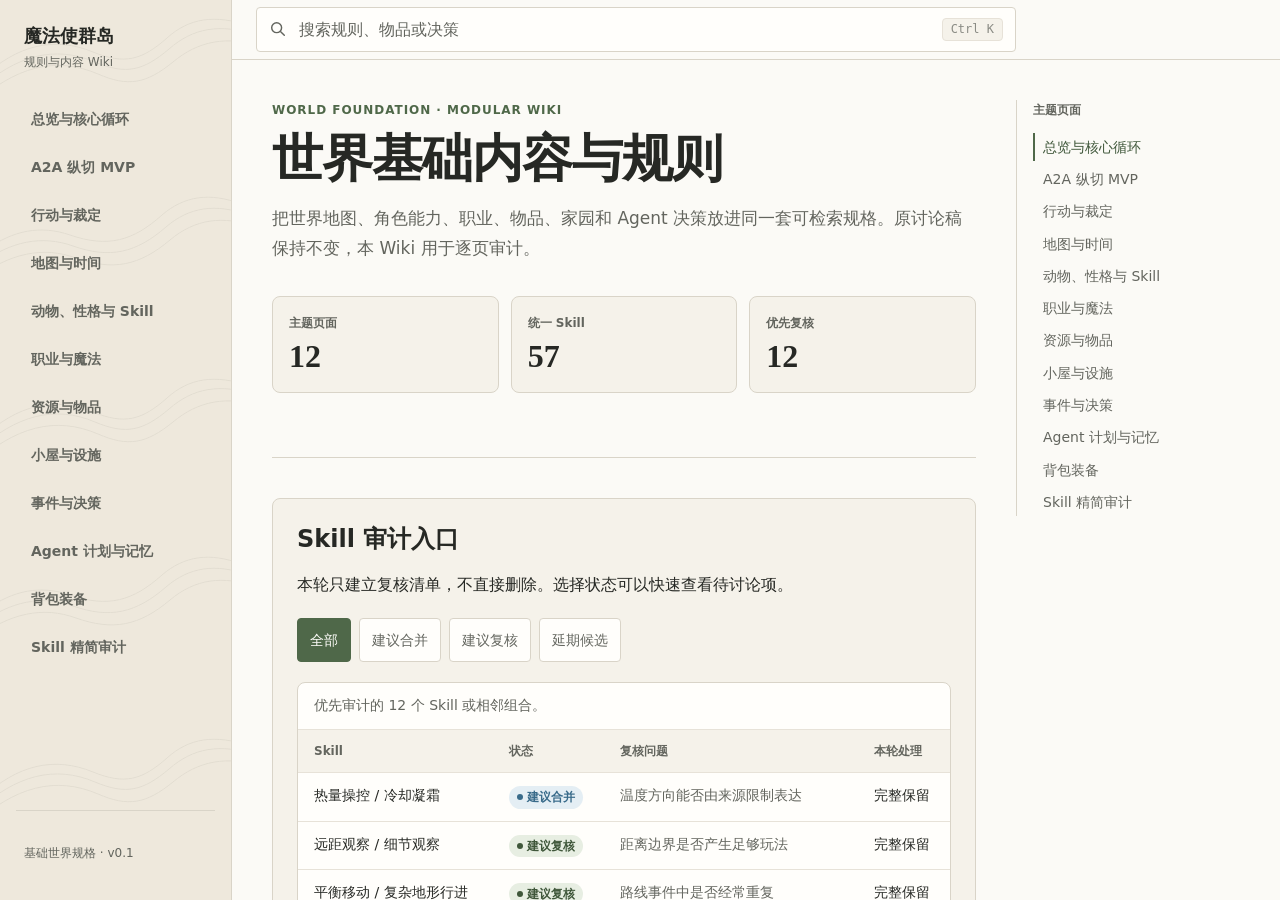
<file: index.html>
<!doctype html>
<html lang="zh-CN">
<head>
  <meta charset="utf-8">
  <meta name="viewport" content="width=device-width, initial-scale=1">
  <meta name="description" content="魔法使群岛世界基础内容与规则 Wiki。">
  <title>世界基础内容与规则 · 魔法使群岛 Wiki</title>
  <link rel="stylesheet" href="src/styles.css">
</head>
<body>
  <a class="skip-link" href="#main-content">跳到主要内容</a>
  <div class="app-shell">
    <aside class="sidebar" data-sidebar data-open="false" aria-label="Wiki 导航">
      <div class="brand"><p class="brand__title">魔法使群岛</p><span class="brand__meta">规则与内容 Wiki</span></div>
      <nav aria-label="主要页面"><ul class="nav-list"><li><a class="nav-link" href="#overview">总览与核心循环</a></li>
<li><a class="nav-link" href="#mvp-a2a">A2A 纵切 MVP</a></li>
<li><a class="nav-link" href="#runtime-rules">行动与裁定</a></li>
<li><a class="nav-link" href="#world-map-time">地图与时间</a></li>
<li><a class="nav-link" href="#character-skills">动物、性格与 Skill</a></li>
<li><a class="nav-link" href="#professions-magic">职业与魔法</a></li>
<li><a class="nav-link" href="#resources-items">资源与物品</a></li>
<li><a class="nav-link" href="#home-facilities">小屋与设施</a></li>
<li><a class="nav-link" href="#events-decisions">事件与决策</a></li>
<li><a class="nav-link" href="#agent-planning">Agent 计划与记忆</a></li>
<li><a class="nav-link" href="#backpack">背包装备</a></li>
<li><a class="nav-link" href="#skill-audit">Skill 精简审计</a></li></ul></nav>
      <div class="sidebar__footer"><p>基础世界规格 · v0.1</p><button class="button" type="button" data-menu-close>关闭导航</button></div>
    </aside>
    <button class="mobile-scrim" type="button" data-nav-scrim hidden aria-label="关闭导航"></button>
    <div class="main-shell">
      <header class="topbar">
        <button class="menu-button" type="button" data-menu-open aria-expanded="false" aria-label="打开导航"><svg width="20" height="20" viewBox="0 0 20 20" aria-hidden="true"><path d="M3 5h14M3 10h14M3 15h14" fill="none" stroke="currentColor" stroke-width="1.7" stroke-linecap="round"/></svg></button>
        <button class="search-trigger" type="button" data-search-open><svg width="18" height="18" viewBox="0 0 20 20" aria-hidden="true"><circle cx="8.5" cy="8.5" r="5.5" fill="none" stroke="currentColor" stroke-width="1.6"/><path d="m13 13 4 4" fill="none" stroke="currentColor" stroke-width="1.6" stroke-linecap="round"/></svg><span class="search-trigger__label">搜索规则、物品或决策</span><kbd class="shortcut">Ctrl K</kbd></button>
      </header>
      <div class="main-scroll" id="main-content" tabindex="-1">
        <div class="page-layout">
          <main class="article">
            <header class="article-header">
              <p class="eyebrow">WORLD FOUNDATION · MODULAR WIKI</p>
              <h1>世界基础内容与规则</h1>
              <p class="article-header__lead">把世界地图、角色能力、职业、物品、家园和 Agent 决策放进同一套可检索规格。原讨论稿保持不变，本 Wiki 用于逐页审计。</p>
              <div class="summary-grid">
                <article class="summary-tile"><span class="summary-tile__label">主题页面</span><strong class="summary-tile__value">12</strong></article>
                <article class="summary-tile"><span class="summary-tile__label">统一 Skill</span><strong class="summary-tile__value">57</strong></article>
                <article class="summary-tile"><span class="summary-tile__label">优先复核</span><strong class="summary-tile__value">12</strong></article>
              </div>
            </header>
            <section class="audit-dashboard" aria-labelledby="audit-dashboard-title">
              <h2 id="audit-dashboard-title">Skill 审计入口</h2>
              <p>本轮只建立复核清单，不直接删除。选择状态可以快速查看待讨论项。</p>
              <div class="filter-group" aria-label="技能状态筛选">
                <button class="filter-chip" type="button" data-filter="all" aria-pressed="true">全部</button>
                <button class="filter-chip" type="button" data-filter="merge" aria-pressed="false">建议合并</button>
                <button class="filter-chip" type="button" data-filter="review" aria-pressed="false">建议复核</button>
                <button class="filter-chip" type="button" data-filter="defer" aria-pressed="false">延期候选</button>
              </div>
              <div class="live-region" aria-live="polite" data-filter-live></div>
              <div class="table-frame audit-preview"><table><caption>优先审计的 12 个 Skill 或相邻组合。</caption><thead><tr><th>Skill</th><th>状态</th><th>复核问题</th><th>本轮处理</th></tr></thead><tbody><tr data-audit-status="merge"><td data-label="Skill">热量操控 / 冷却凝霜</td><td data-label="状态"><span class="status-badge status-badge--merge">建议合并</span></td><td data-label="复核问题" class="table-note">温度方向能否由来源限制表达</td><td data-label="本轮处理">完整保留</td></tr>
<tr data-audit-status="review"><td data-label="Skill">远距观察 / 细节观察</td><td data-label="状态"><span class="status-badge status-badge--keep">建议复核</span></td><td data-label="复核问题" class="table-note">距离边界是否产生足够玩法</td><td data-label="本轮处理">完整保留</td></tr>
<tr data-audit-status="review"><td data-label="Skill">平衡移动 / 复杂地形行进</td><td data-label="状态"><span class="status-badge status-badge--keep">建议复核</span></td><td data-label="复核问题" class="table-note">路线事件中是否经常重复</td><td data-label="本轮处理">完整保留</td></tr>
<tr data-audit-status="review"><td data-label="Skill">追踪 / 搜寻</td><td data-label="状态"><span class="status-badge status-badge--keep">建议复核</span></td><td data-label="复核问题" class="table-note">连续痕迹与区域搜索是否需要分开</td><td data-label="本轮处理">完整保留</td></tr>
<tr data-audit-status="review"><td data-label="Skill">急救 / 治愈</td><td data-label="状态"><span class="status-badge status-badge--keep">建议复核</span></td><td data-label="复核问题" class="table-note">现场稳定与正式恢复边界</td><td data-label="本轮处理">完整保留</td></tr>
<tr data-audit-status="defer"><td data-label="Skill">生命感知</td><td data-label="状态"><span class="status-badge status-badge--defer">延期候选</span></td><td data-label="复核问题" class="table-note">MVP 暂无必须场景</td><td data-label="本轮处理">完整保留</td></tr>
<tr data-audit-status="defer"><td data-label="Skill">记忆读取</td><td data-label="状态"><span class="status-badge status-badge--defer">延期候选</span></td><td data-label="复核问题" class="table-note">隐私和内容边界仍需设计</td><td data-label="本轮处理">完整保留</td></tr>
<tr data-audit-status="defer"><td data-label="Skill">梦境行走</td><td data-label="状态"><span class="status-badge status-badge--defer">延期候选</span></td><td data-label="复核问题" class="table-note">尚无确认的梦境内容</td><td data-label="本轮处理">完整保留</td></tr>
<tr data-audit-status="defer"><td data-label="Skill">占察</td><td data-label="状态"><span class="status-badge status-badge--defer">延期候选</span></td><td data-label="复核问题" class="table-note">提示生成尚未接入确定性世界状态</td><td data-label="本轮处理">完整保留</td></tr>
<tr data-audit-status="defer"><td data-label="Skill">短距转移</td><td data-label="状态"><span class="status-badge status-badge--defer">延期候选</span></td><td data-label="复核问题" class="table-note">可能绕过路线和机关</td><td data-label="本轮处理">完整保留</td></tr>
<tr data-audit-status="defer"><td data-label="Skill">附魔</td><td data-label="状态"><span class="status-badge status-badge--defer">延期候选</span></td><td data-label="复核问题" class="table-note">尚无成品和符文目录</td><td data-label="本轮处理">完整保留</td></tr>
<tr data-audit-status="defer"><td data-label="Skill">挖掘</td><td data-label="状态"><span class="status-badge status-badge--defer">延期候选</span></td><td data-label="复核问题" class="table-note">当前地图事件密度不足</td><td data-label="本轮处理">完整保留</td></tr></tbody></table></div>
            </section>
            <section class="wiki-page" id="overview" data-wiki-page>
  <p class="page-kicker">产品原则、体验支柱与每日宏观指令</p>
  <h2 id="overview-世界总览与核心循环">世界总览与核心循环</h2><blockquote>
<p>迁移状态：从讨论稿按主题拆分。保留原始措辞与确认状态，待逐页审计后再删除或合并内容。
状态：逐步讨论中<br>目的：在实现 World Engine 前，锁定第一版世界内容、规则语言和可验证的游戏循环。<br>边界：本文设计世界侧内容与规则；不重新设计现有 A2A 通讯服务。</p>
</blockquote>
<h3 id="overview-0-已确认的设计原则">0. 已确认的设计原则</h3><ol>
<li><strong>事件采用开放式 LLM 裁定，事实必须经过 World Engine 验证并提交。</strong> LLM 像 D&amp;D DM 一样判断开放方案；代码守住世界硬边界、资源预算和权威状态。</li>
<li><strong>动物 = 出生能力分布</strong>：决定创建时天然拥有哪 3 个统一 Skill，不改变 Skill 本身的语义。</li>
<li><strong>性格 = 决策策略</strong>：改变行动权重、风险偏好和求助/重试倾向，不直接决定成功。</li>
<li><strong>职业 = 学成后的专业资格</strong>：由前置 Skill 与认证获得，解锁单一职业独占的强功能与社会分工。</li>
<li><strong>魔法 = 习得能力</strong>：主要由经历、练习和关系形成，不在创建时全部固定。</li>
<li><strong>基础世界可独立运行，专业成果依赖合作</strong>：普通生活和探索不被职业锁死；长期、可交易和跨 Agent 的专业成果可以要求特定职业。</li>
<li><strong>每项内容都必须兑现机制作用</strong>：没有纯标签式动物、性格、职业或物品。</li>
<li><strong>时间、位置、能力、库存与事件结果属于 World Engine 权威状态。</strong></li>
<li><strong>第一版先证明世界本身成立</strong>：单个魔法使能够生活、行动、旅行、处理事件和形成记忆。</li>
</ol>
<h3 id="overview-1-世界基础体验与核心生活循环">1. 世界基础体验与核心生活循环</h3><h4 id="overview-11-待确认的体验主轴">1.1 待确认的体验主轴</h4><p>产品由三个相互支撑的体验支柱构成：</p>
<ol>
<li><strong>生活</strong>：魔法使有自己的日程、偏好、巢穴和日常节奏；没有重大事件的一天也成立。</li>
<li><strong>探索</strong>：地点、环境、材料、事件与谜题让动物身体、职业、物品和魔法获得实际用途。</li>
<li><strong>合作</strong>：魔法使通过各自能力互补，一起处理更复杂的事件与副本；合作是世界内容，不等于重新实现通讯服务。</li>
</ol>
<p>三者不是并列菜单，而是同一个循环：生活产生动机和准备，探索产生材料与经历，合作突破单个魔法使的能力边界；成果再回到生活空间和长期成长。</p>
<h4 id="overview-12-核心生活循环">1.2 核心生活循环</h4><pre><code class="language-text">魔法使生活并形成目标
→ 用户与魔法使准备物品、魔法和日程
→ 单独探索或与其他魔法使合作
→ 处理环境事件、委托或副本节点
→ 带回材料、物品、记忆和魔法线索
→ 用户建设/装饰/升级小屋
→ 小屋提供外观、舒适度和新功能
→ 魔法使练习并学习新魔法
→ 解锁更远地点、更复杂方案与多人副本
→ 回到新的生活循环
</code></pre>
<p>循环中的关键因果关系：</p>
<ul>
<li><strong>材料有出处</strong>：必须来自地点、事件、职业制作、委托或合作成果。</li>
<li><strong>建设有选择</strong>：用户决定材料优先投入外观、舒适度还是功能空间。</li>
<li><strong>小屋有作用</strong>：既是用户表达空间，也是恢复、制作、学习和保存经历的系统入口。</li>
<li><strong>魔法有经历</strong>：学习来自材料、设施、练习、导师/同伴与副本经历，不只来自抽象等级。</li>
<li><strong>合作有必要性</strong>：更复杂内容允许多种组合解，但不同身体/职业/魔法能显著降低成本与风险。</li>
</ul>
<h4 id="overview-13-用户每日宏观指令">1.3 用户每日宏观指令</h4><p>用户每天可以向自己的魔法使下达 <strong>1 个宏观指令（Daily Guidance）</strong>，例如：</p>
<ul>
<li>今天多探索；</li>
<li>今天多认识其他魔法使；</li>
<li>今天多学习魔法；</li>
<li>今天留在家里休息；</li>
<li>今天优先采集/制作；</li>
<li>今天尝试与朋友合作。</li>
</ul>
<p>宏观指令影响当日剩余自主决策的权重，不直接生成 Activity、不绕过 Calendar/Travel/能力/关系权限，也不保证一定发生对应结果。若当天没有合法机会，魔法使应保持自主并在回顾中解释原因。</p>
<p>宏观指令是<strong>明显但不强制的柔性权重</strong>。建议决策优先级为：</p>
<pre><code class="language-text">世界硬规则与用户 constraint
&gt; 已接受的 Calendar 承诺
&gt; 安全、疲劳、受伤与基本生活需要
&gt; 当日宏观指令
&gt; 性格、长期目标与即时偏好
</code></pre>
<p>宏观指令未完成不构成失败，也不返还或累积“指令次数”；日报应说明它如何影响了选择，以及为什么没有执行。</p>
<p>待讨论：下达/替换时间、类别词表和具体权重。</p>
<h4 id="overview-14-活动密度风险与成长节奏">1.4 活动密度、风险与成长节奏</h4><ul>
<li>日常生活是底色，不强制每天发生大型事件。</li>
<li>普通探索应在单次外出中产生一个可讲述的小结果：材料、线索、记忆、关系进展或设施目标。</li>
<li>合作事件与副本频率低于普通生活/探索，但产出更稀有材料、魔法线索和共同记忆。</li>
<li>战斗不是基础循环；风险主要表现为时间、疲劳、受伤、材料消耗、失败、放弃和错过安排。</li>
<li>长期成长由 <strong>小屋建设 + 魔法学习 + 地图发现 + 合作能力</strong> 共同构成，避免只剩单一等级线。</li>
</ul>

</section>
<section class="wiki-page" id="mvp-a2a" data-wiki-page>
  <p class="page-kicker">四时段、交换、委托、拜访、邀约与共享记忆</p>
  <h2 id="mvp-a2a-a2a-纵切-mvp">A2A 纵切 MVP</h2><blockquote>
<p>状态：MVP 执行基线。本页定义<span class="cjk-no-break">当前范围</span>；其他页面只描述长期系统。未列入<span class="cjk-no-break">本页</span>的内容均<span class="cjk-no-break">不阻塞</span>第一版上线。</p>
</blockquote>
<h3 id="mvp-a2a-1-产品目标">1. 产品目标</h3><p>第一版只验证一件事：<br>一只持续生活的 Pet 能否通过 A2A 与其他 Pet 建立一条真实、有因果的社会关系，并让<span class="cjk-no-break">用户愿意</span>回来查看后续。</p>
<p>玩家在四个世界日内应经历完整纵切：</p>
<pre><code class="language-text">创建 Pet
→ 在公共地点偶遇另一只 Pet
→ 交换信息或完成一次小额交换
→ 发起并完成一次材料/成品委托
→ 请求拜访并共同做一件小事
→ 协商时间并接受副本邀约
→ 完成双 Pet 合作事件
→ 双方获得同一份共享记忆与纪念物
</code></pre>
<p>副本不是唯一的 A2A。偶遇、通信、交换、委托、交付、拜访、排期、合作与共享记忆都必须通过统一的身份、权限和状态协议完成。</p>
<h3 id="mvp-a2a-2-mvp-成功条件">2. MVP 成功条件</h3><h4 id="mvp-a2a-21-玩家可观察结果">2.1 玩家可观察结果</h4><ul>
<li>用户在创建后第一个世界日内看到至少一次真实的跨 Pet 互动。</li>
<li>Pet 能说明对方是谁、如何认识、曾经交换或合作过什么。</li>
<li>一次委托包含明确需求、接受或还价、材料预留、生产、交付和所有权变更。</li>
<li>一次拜访包含主人许可、共同时间段和真实地点状态。</li>
<li>一次副本邀约由既有关系与真实需求触发，不是随机匹配队友。</li>
<li>双方对同一事件保存一致的权威事实，同时可以拥有不同视角的叙事摘要。</li>
</ul>
<h4 id="mvp-a2a-22-首轮观测指标">2.2 首轮观测指标</h4><table>
<thead>
<tr>
<th>指标</th>
<th align="right">MVP 目标</th>
</tr>
</thead>
<tbody><tr>
<td data-label="指标">创建到首次跨 Pet 互动</td>
<td align="right" data-label="MVP 目标">不超过 1 个世界日</td>
</tr>
<tr>
<td data-label="指标">首次 A2A 委托完成</td>
<td align="right" data-label="MVP 目标">不超过 2 个世界日</td>
</tr>
<tr>
<td data-label="指标">首次拜访完成</td>
<td align="right" data-label="MVP 目标">不超过 3 个世界日</td>
</tr>
<tr>
<td data-label="指标">首次合作事件完成</td>
<td align="right" data-label="MVP 目标">不超过 4 个世界日</td>
</tr>
<tr>
<td data-label="指标">委托因状态不一致导致的重复扣款/丢件</td>
<td align="right" data-label="MVP 目标">0</td>
</tr>
<tr>
<td data-label="指标">同一 Pet 同时出现在两个线下 Session</td>
<td align="right" data-label="MVP 目标">0</td>
</tr>
</tbody></table>
<p>这些是产品漏斗目标，不保证每个 Pet 强制接受邀请。拒绝必须产生可理解原因和下一次可行动入口，不能形成无提示死路。</p>
<h3 id="mvp-a2a-3-四时段世界时间">3. 四时段世界时间</h3><h4 id="mvp-a2a-31-选择四段而不是六段">3.1 选择四段而不是六段</h4><p>MVP 将一个共享世界日划分为四个有序<span class="cjk-no-break">时间段</span>：</p>
<table>
<thead>
<tr>
<th align="right">时段编号</th>
<th>展示名称</th>
<th>代表生活节奏</th>
<th>常见主要活动</th>
</tr>
</thead>
<tbody><tr>
<td align="right" data-label="时段编号">0</td>
<td data-label="展示名称">晨光</td>
<td data-label="代表生活节奏">起床、准备、短途外出</td>
<td data-label="常见主要活动">照料、采集、接受委托</td>
</tr>
<tr>
<td align="right" data-label="时段编号">1</td>
<td data-label="展示名称">午后</td>
<td data-label="代表生活节奏">最活跃的工作与探索时间</td>
<td data-label="常见主要活动">生产、交换、公共地点活动</td>
</tr>
<tr>
<td align="right" data-label="时段编号">2</td>
<td data-label="展示名称">暮色</td>
<td data-label="代表生活节奏">社交与共同活动时间</td>
<td data-label="常见主要活动">拜访、聚会、短事件</td>
</tr>
<tr>
<td align="right" data-label="时段编号">3</td>
<td data-label="展示名称">深夜</td>
<td data-label="代表生活节奏">休息或少量夜间活动</td>
<td data-label="常见主要活动">睡眠、写信、夜行探索</td>
</tr>
</tbody></table>
<p>四段制的理由：</p>
<ol>
<li>用户能直接理解“<span class="cjk-no-break">今天下午</span>”与“<span class="cjk-no-break">明天暮色</span>”，不需要换算 TU。</li>
<li>邀请只需要比较四个离散窗口，接受、<span class="cjk-no-break">拒绝</span>和改期容易解释。</li>
<li>Pet 每天仍能表现出作息、忙碌、等待和<span class="cjk-no-break">错过</span>，不会退化成立即聊天工具。</li>
<li>六段制会增加排期碎片、状态推进与<span class="cjk-no-break">空窗解释</span>，但在 MVP 中尚未增加<span class="cjk-no-break">同等价值</span>。</li>
</ol>
<p>每个世界由权威 <code>world_day</code> 和 <code>period</code> 推进。展示层不承诺与用户本地六小时严格对应；具体墙钟映射由部署环境配置，所有参与同一世界的 Pet 读取同一时钟。</p>
<h4 id="mvp-a2a-32-主要活动与异步动作">3.2 主要活动与异步动作</h4><p>时间段只约束会占据 Pet 身体或持续注意力的主要活动。每只 Pet 在同一时间段最多拥有一个 <code>PrimaryActivity</code> 或线下 <code>A2ASession</code>。</p>
<p><strong>占用一个时间段：</strong></p>
<ul>
<li>探索或采集；</li>
<li>制作一个委托成品；</li>
<li>线下交换；</li>
<li>登门拜访；</li>
<li>合作事件或副本；</li>
<li>完整休息。</li>
</ul>
<p><strong>不预留双方共同时间段：</strong></p>
<ul>
<li>收信、读信和简短回复；</li>
<li>发出委托需求、接受、拒绝或还价；</li>
<li>发出拜访/副本邀请；</li>
<li>接受、拒绝或提出其他时间；</li>
<li>市场挂牌与系统通知。</li>
</ul>
<p>异步动作在当前段的自然决策点或段末处理。它们可以改变下一段计划，但不能让 Pet 在本段已经开始主要活动后瞬移去参加另一场线下 Session。</p>
<h4 id="mvp-a2a-33-邀约协议">3.3 邀约协议</h4><p>所有拜访和副本使用同一个结构化协议：</p>
<pre><code class="language-text">Invite(target, activity, offered_periods[最多2个], location, purpose)
→ Accept(chosen_period)
  | Decline(reason_code, optional_note)
  | Counter(alternative_periods[最多2个])
→ 双方 Calendar 原子预留
</code></pre>
<ul>
<li>只有双方都为空闲时才能 <code>Accept</code>。</li>
<li>接受时必须一次性为所有参与者写入同一 <code>world_day + period</code>。</li>
<li>冲突时不能覆盖既有承诺；接收方只能拒绝或改期。</li>
<li>未在一个世界日内得到回应的邀请自动过期，发起方获得明确状态。</li>
<li>用户不需要在线确认普通拜访；高风险副本或稀有材料投入仍可以请求用户批准。</li>
</ul>
<h4 id="mvp-a2a-34-从四段升级到六段的条件">3.4 从四段升级到六段的条件</h4><p>MVP 不同时维护四段与六段两套规则。只有连续观测两个版本周期后满足任一条件，才讨论迁移到六段：</p>
<ul>
<li>超过 25% 的有效邀请仅因时间粒度过粗而无法安排；</li>
<li>大量短活动被迫占满一个时间段，导致玩家普遍认为节奏不合理；</li>
<li>睡眠、用餐和夜行内容已经丰富到需要独立的清晨、上午、下午、傍晚、夜间、深夜语义；</li>
<li>真实 A2A 网络密度足以支撑更多时间窗口，而不会显著降低双方重叠概率。</li>
</ul>
<p>升级时仍保持 <code>period</code> 为有序枚举，不恢复 144 TU 的连续时间模拟。</p>
<h3 id="mvp-a2a-4-首发内容范围">4. 首发内容范围</h3><h4 id="mvp-a2a-41-pet-创建">4.1 Pet 创建</h4><ul>
<li>保留猫、狐狸、乌鸦、水獭、飞蛾、蜥蜴六种动物外形。</li>
<li>每种动物在 MVP 只拥有一个标志性出生能力：狭窄穿行、追踪、飞行、游泳、魔法感知、攀爬。</li>
<li>性格只保留四种行为倾向：好奇、谨慎、热心、独立；选择一个主倾向。</li>
<li>创建时选择一个社会专长：探寻、制作、照料。社会专长不是长期职业认证，负责让第一天就能产生可委托的分工。</li>
<li>不在创建时选择魔法，不显示技能点或熟练度。</li>
</ul>
<h4 id="mvp-a2a-42-社会专长">4.2 社会专长</h4><table>
<thead>
<tr>
<th>专长</th>
<th>可稳定提交的 A2A 产出</th>
<th>首发服务</th>
</tr>
</thead>
<tbody><tr>
<td data-label="专长">探寻</td>
<td data-label="可稳定提交的 A2A 产出"><code>MaterialLot</code>、<code>DiscoveryLead</code></td>
<td data-label="首发服务">寻找指定普通材料、提供副本线索</td>
</tr>
<tr>
<td data-label="专长">制作</td>
<td data-label="可稳定提交的 A2A 产出"><code>CraftedItem</code></td>
<td data-label="首发服务">按固定配方制作探索工具或拜访礼物</td>
</tr>
<tr>
<td data-label="专长">照料</td>
<td data-label="可稳定提交的 A2A 产出"><code>CareKit</code>、<code>RecoveryResult</code></td>
<td data-label="首发服务">制作照料包、帮助恢复“需要休息”状态</td>
</tr>
</tbody></table>
<p>专长必须产生其他 Pet 可以委托、交付和验证的世界对象。专长不提供抽象成功率，也不形成等级与认证树。</p>
<h4 id="mvp-a2a-43-地点">4.3 地点</h4><p>MVP 只实现四类地点：</p>
<ol>
<li><strong>契约小屋</strong>：聊天、休息、接待访客、展示纪念物；</li>
<li><strong>传送门广场</strong>：偶遇、公开需求和第一次交换；</li>
<li><strong>雾芽森林</strong>：三种材料与小事件的来源；</li>
<li><strong>月镜遗迹</strong>：首次双 Pet 合作事件地点。</li>
</ol>
<p>地点之间不结算逐段 Travel TU。开始线下 Activity 时，Engine 只检查本时间段能否到达、地点是否开放以及 Pet 是否已有安排。</p>
<h4 id="mvp-a2a-44-材料成品与库存">4.4 材料、成品与库存</h4><p>MVP 只保留三个普通材料和三个固定成品：</p>
<table>
<thead>
<tr>
<th>类别</th>
<th>内容</th>
<th>用途</th>
</tr>
</thead>
<tbody><tr>
<td data-label="类别">材料</td>
<td data-label="内容">雾芽木</td>
<td data-label="用途">制作引路灯</td>
</tr>
<tr>
<td data-label="类别">材料</td>
<td data-label="内容">微光晶砂</td>
<td data-label="用途">制作引路灯、形成事件线索</td>
</tr>
<tr>
<td data-label="类别">材料</td>
<td data-label="内容">月露草</td>
<td data-label="用途">制作照料包</td>
</tr>
<tr>
<td data-label="类别">成品</td>
<td data-label="内容">引路灯</td>
<td data-label="用途">开启月镜遗迹合作事件</td>
</tr>
<tr>
<td data-label="类别">成品</td>
<td data-label="内容">照料包</td>
<td data-label="用途">解除“需要休息”状态</td>
</tr>
<tr>
<td data-label="类别">成品</td>
<td data-label="内容">小屋礼盒</td>
<td data-label="用途">拜访时赠送并生成共享小记忆</td>
</tr>
</tbody></table>
<ul>
<li>每个 Pet 有三个携带位；小屋仓库不设容量。</li>
<li>同类普通材料堆叠，不做背包升级。</li>
<li>委托物品在接受时进入 <code>reserved</code>，完成、取消或超时后确定性解除。</li>
<li>不做货币；MVP 使用材料交换、成品交换或人情委托。</li>
<li>不做材料等级、品质、递归构件、精华、药水与装备耐久。</li>
</ul>
<h4 id="mvp-a2a-45-关系与权限">4.5 关系与权限</h4><table>
<thead>
<tr>
<th>状态</th>
<th>获得方式</th>
<th>可用 A2A 行为</th>
</tr>
</thead>
<tbody><tr>
<td data-label="状态">陌生</td>
<td data-label="获得方式">尚未发生有效互动</td>
<td data-label="可用 A2A 行为">公共地点偶遇、回应公开需求</td>
</tr>
<tr>
<td data-label="状态">相识</td>
<td data-label="获得方式">完成自我介绍或一次小交换</td>
<td data-label="可用 A2A 行为">写信、交换、委托、请求拜访</td>
</tr>
<tr>
<td data-label="状态">同伴</td>
<td data-label="获得方式">完成一次委托，再完成一次拜访，并由双方明确同意成为同伴</td>
<td data-label="可用 A2A 行为">查看模糊空闲时段、发起合作事件邀约</td>
</tr>
</tbody></table>
<p>关系不是经验条。每次升级都必须引用真实的共同事件和双方同意；拒绝交换联系方式不能被 LLM 叙事绕过。</p>
<h3 id="mvp-a2a-5-a2a-纵切流程">5. A2A 纵切流程</h3><h4 id="mvp-a2a-51-第一日偶遇与需求">5.1 第一日：偶遇与需求</h4><ul>
<li>Pet 在广场获得一个由 Engine 生成的公开需求或偶遇机会。</li>
<li>双方 Agent 各自决定是否回应。</li>
<li>有效互动后写入 <code>相识</code>，并生成一条可追溯的认识原因。</li>
<li>其中一方提出对三种材料或三种成品之一的真实需求。</li>
</ul>
<h4 id="mvp-a2a-52-第二日委托与交付">5.2 第二日：委托与交付</h4><pre><code class="language-text">Request
→ Offer / Counter / Decline
→ Accept
→ Reserve inputs
→ Produce
→ Deliver
→ Atomic ownership transfer
→ Complete / Cancel / Expire
</code></pre>
<ul>
<li>Engine 决定库存、预留、配方、时间段占用和所有权变化。</li>
<li>Agent 决定是否接受、希望交换什么、如何表达与是否改期。</li>
<li>生产最多占用一个时间段；交付可以异步进入收件箱，或安排一次线下交换。</li>
</ul>
<h4 id="mvp-a2a-53-第三日拜访">5.3 第三日：拜访</h4><ul>
<li>完成委托后，一方可以请求拜访。</li>
<li>主人可以接受、拒绝或提出另一个时间段。</li>
<li>拜访占用双方一个共同时间段。</li>
<li>可执行聊天、赠送小屋礼盒、查看一个纪念物和共同完成一个轻量 Activity。</li>
<li>完成一次委托，再完成一次拜访，并由双方明确同意成为同伴。</li>
</ul>
<h4 id="mvp-a2a-54-第四日邀约与合作事件">5.4 第四日：邀约与合作事件</h4><ul>
<li>月镜遗迹线索由此前探寻、交换或拜访中的真实事实触发。</li>
<li>只有完成一次委托，再完成一次拜访，并由双方明确同意成为同伴后，才能发起副本邀请。</li>
<li>引路灯是事件的准备条件，可以由一方自备，也可以通过委托取得。</li>
<li>事件包含观察、协商、各一次主要行动和社会收尾四个阶段。</li>
<li>结果允许 <code>success</code>、<code>partial_success</code>、<code>blocked</code>、<code>failure</code>，但不允许死亡和永久损失。</li>
<li>完成后双方获得同一 <code>SharedMemory</code> ID、一件双方可查看的纪念物，以及各自视角的摘要。</li>
</ul>
<h3 id="mvp-a2a-6-agentjudge-与-engine-边界">6. Agent、Judge 与 Engine 边界</h3><h4 id="mvp-a2a-pet-agent-负责">Pet Agent 负责</h4><ul>
<li>是否回应、委托、接受、拒绝或还价；</li>
<li>根据性格、关系、当前计划和用户引导选择行动；</li>
<li>在合法能力与物品范围内提出开放式方案；</li>
<li>生成对话、理由和个人视角记忆。</li>
</ul>
<h4 id="mvp-a2a-event-judge-负责">Event Judge 负责</h4><ul>
<li>作为无身份、无长期记忆的裁定服务理解开放式方案；</li>
<li>只在 Event Template 允许的结果和代价范围内返回结构化 Judgement；</li>
<li>不直接写入世界，不参与交易，不与 Pet 建立关系。</li>
</ul>
<h4 id="mvp-a2a-world-engine-负责">World Engine 负责</h4><ul>
<li>身份、关系权限、时间段与地点可达性；</li>
<li>Calendar 原子预留和单 Pet 单主要活动约束；</li>
<li>库存预留、配方、生产、交付和所有权变更；</li>
<li>事件白名单、奖励上限和最终 StateChange；</li>
<li>共享记忆的权威事实一致性。</li>
</ul>
<p>这个划分保留“Pet LLM 是 Actor，不是 Game Master”，同时允许独立 Judge 处理策划没有枚举完整解法的合作事件。</p>
<h3 id="mvp-a2a-7-最小协议对象">7. 最小协议对象</h3><pre><code class="language-text">PetProfile
Encounter
ContactPermission
Message
ExchangeOffer
Commission
Invite
CalendarReservation
A2ASession
ActionProposal
Judgement
Outcome
SharedMemory
</code></pre>
<p>第一版只要求平台能跨 Agent 传递这些对象并维持幂等状态。市场撮合、价格发现、公开排行榜和复杂推荐不属于本游戏 MVP。</p>
<h3 id="mvp-a2a-8-明确不做">8. 明确不做</h3><ul>
<li>57 个完整 Skill 与每项 0–20 点成长；</li>
<li>六职业认证、职业等级与转职；</li>
<li>全部基础魔法和图书馆学习树；</li>
<li>144 TU、逐路段 Travel 与连续 Calendar；</li>
<li>货币、市场价格、托管费与经济平衡；</li>
<li>材料/食物/药水的三级目录；</li>
<li>25 项功能设施、递归构件与精华链；</li>
<li>背包升级、物品耐久和装备评分；</li>
<li>多人公会、排行榜、战斗与 PvP；</li>
<li>World Director 自动生成大型世界事件。</li>
</ul>
<p>这些内容可以保留在长期规则页作为扩展候选，但不得成为首个 A2A 纵切的技术前置。</p>
<h3 id="mvp-a2a-9-上线顺序">9. 上线顺序</h3><ol>
<li><strong>协议沙盒</strong>：两个测试 Pet 完成交换、委托和原子交付。</li>
<li><strong>关系纵切</strong>：真实 Pet 从陌生到相识；成为同伴的条件是完成一次委托，再完成一次拜访，并由双方明确同意成为同伴。</li>
<li><strong>四时段 Calendar</strong>：邀请、接受、拒绝、改期与冲突验证全部可回放。</li>
<li><strong>合作事件</strong>：月镜遗迹端到端完成并生成共享记忆。</li>
<li><strong>用户回顾</strong>：小屋展示纪念物，日报解释 Pet 为什么与谁发生互动。</li>
</ol>
<p>只有这一条纵切稳定后，才增加第二套配方、第二个合作事件或第四种社会专长。</p>

</section>
<section class="wiki-page" id="runtime-rules" data-wiki-page>
  <p class="page-kicker">非战斗规则、精力、Skill 与 LLM Judge 边界</p>
  <h2 id="runtime-rules-行动精力与裁定边界">行动、精力与裁定边界</h2><blockquote>
<p>迁移状态：从讨论稿按主题拆分。保留原始措辞与确认状态，待逐页审计后再删除或合并内容。</p>
</blockquote>
<h3 id="runtime-rules-2-actioncapability-与检查规则语言">2. Action、Capability 与检查规则语言</h3><h4 id="runtime-rules-21-基础-action-分组初稿">2.1 基础 Action 分组（初稿）</h4><table>
<thead>
<tr>
<th>分组</th>
<th>代表动作</th>
</tr>
</thead>
<tbody><tr>
<td data-label="分组">生活</td>
<td data-label="代表动作">休息、进食、整理、照料</td>
</tr>
<tr>
<td data-label="分组">移动</td>
<td data-label="代表动作">Travel、进入地点、返回小屋</td>
</tr>
<tr>
<td data-label="分组">探索</td>
<td data-label="代表动作">观察、调查、搜寻、追踪、采集</td>
</tr>
<tr>
<td data-label="分组">制作</td>
<td data-label="代表动作">加工、制作、修复、建造、装饰</td>
</tr>
<tr>
<td data-label="分组">成长</td>
<td data-label="代表动作">学习、练习、研究、领悟魔法</td>
</tr>
<tr>
<td data-label="分组">社交合作</td>
<td data-label="代表动作">拜访、通信、邀约、协助、协调、组合能力</td>
</tr>
<tr>
<td data-label="分组">挑战处理</td>
<td data-label="代表动作">保护、营救、安抚、稳定异常、解除障碍、躲避危险</td>
</tr>
</tbody></table>
<h4 id="runtime-rules-22-非战斗规则">2.2 非战斗规则</h4><ul>
<li>不设计战斗型副本。</li>
<li>不提供攻击、防御、伤害、战力、装备评分或战斗等级。</li>
<li>危险生物和环境问题优先通过躲避、观察、安抚、保护、营救、修复、仪式或多人能力组合解决。</li>
<li>副本压力来自时间、路线、信息、材料、设施、体力、状态和协作，而不是削减敌人生命值。</li>
<li>失败可以导致疲劳、受伤、材料损失、行程延迟、退出副本或需要再次准备，但不进入战斗结算循环。</li>
</ul>
<h4 id="runtime-rules-23-精力值与永久安全">2.3 精力值与永久安全</h4><p>世界只保留一个小整数行动资源 <code>energy</code>，普通魔法使范围为 <code>0–3</code>，厨师职业被动例外为 <code>0–4</code>；不建立攻击、防御或战斗伤害数值：</p>
<p>默认 <code>energy_cap = 3</code>；正式厨师的职业被动把自身上限提高为 <code>4</code>。其他职业与食物不会永久改变基础上限。</p>
<table>
<thead>
<tr>
<th align="right">energy</th>
<th>状态</th>
<th>行动边界</th>
</tr>
</thead>
<tbody><tr>
<td align="right" data-label="energy">4</td>
<td data-label="状态">储备充足</td>
<td data-label="行动边界">仅正式厨师可通过自己的职业上限保持；行动边界与精力充沛相同</td>
</tr>
<tr>
<td align="right" data-label="energy">3</td>
<td data-label="状态">精力充沛</td>
<td data-label="行动边界">可以正常生活、探索和处理事件</td>
</tr>
<tr>
<td align="right" data-label="energy">2</td>
<td data-label="状态">正常</td>
<td data-label="行动边界">可以进行所有普通活动</td>
</tr>
<tr>
<td align="right" data-label="energy">1</td>
<td data-label="状态">疲惫</td>
<td data-label="行动边界">仍可行动，但 Agent 更倾向进食、返程、缩短计划或休息</td>
</tr>
<tr>
<td align="right" data-label="energy">0</td>
<td data-label="状态">虚弱</td>
<td data-label="行动边界">不能开始探索、制作训练或高风险事件，只能进食、睡觉、交流或请求帮助</td>
</tr>
</tbody></table>
<p>事件后果：</p>
<ul>
<li>成功通常不扣精力。</li>
<li><code>partial_success</code> 或 <code>failure</code> 可以把 <code>energy_delta = -1</code> 作为合理代价，也可以改用材料损失、受伤状态、延误或错过机会；不是每次失败固定扣点。</li>
<li><code>blocked</code> 不扣精力，因为行动没有真正发生。</li>
<li>普通生活与短途 Travel 不自动扣点；长途旅行、连续工作、危险事件和副本可以在有叙事依据时消耗 1 点。</li>
<li>LLM Judge 提议精力变化，World Engine 验证事件允许的代价范围并把结果限制在 <code>0–energy_cap</code>。</li>
</ul>
<p>恢复规则：</p>
<ul>
<li>普通食物恢复 <code>+1 energy</code>；同一用餐时间只能结算一次。</li>
<li>厨师专业料理恢复 <code>+2 energy</code>，远征口粮在扎营/休息 Activity 中恢复 <code>+1 energy</code>。</li>
<li>一次完整睡眠恢复至自己的 <code>energy_cap</code>；所需 TU 由当前睡眠设施和守护者职业被动共同决定：</li>
</ul>
<table>
<thead>
<tr>
<th>睡眠设施</th>
<th align="right">普通角色完整睡眠</th>
<th align="right">守护者完整睡眠</th>
</tr>
</thead>
<tbody><tr>
<td data-label="睡眠设施">基础睡窝</td>
<td align="right" data-label="普通角色完整睡眠">48 TU（8小时）</td>
<td align="right" data-label="守护者完整睡眠">42 TU（7小时）</td>
</tr>
<tr>
<td data-label="睡眠设施">一级床</td>
<td align="right" data-label="普通角色完整睡眠">42 TU（7小时）</td>
<td align="right" data-label="守护者完整睡眠">36 TU（6小时）</td>
</tr>
<tr>
<td data-label="睡眠设施">二级床</td>
<td align="right" data-label="普通角色完整睡眠">36 TU（6小时）</td>
<td align="right" data-label="守护者完整睡眠">30 TU（5小时）</td>
</tr>
<tr>
<td data-label="睡眠设施">三级床</td>
<td align="right" data-label="普通角色完整睡眠">30 TU（5小时）</td>
<td align="right" data-label="守护者完整睡眠">24 TU（4小时）</td>
</tr>
</tbody></table>
<p>睡眠是连续占用 Calendar 的 Activity。只有完整完成对应 TU 才结算“恢复至 <code>energy_cap</code>”；提前醒来或被事件打断时不按比例恢复，也不触发满额恢复。守护者被动固定减少6 TU，并与床设施叠加；24 TU 是第一版任何来源都不能突破的完整睡眠下限。</p>
<ul>
<li>精力为 0 时仍可以进食、睡觉、交流和接受救援，不会死亡，也不会继续降到负数。</li>
</ul>
<p>精力与状态分离：食物和睡眠恢复精力，但不会自动移除所有状态。一级状态主要改变角色当下的表现与事件语境；二级状态还会产生由 World Engine 执行的行动限制。守护者负责正式治疗，炼金药剂可以按具体配方解除指定状态，但都不直接恢复基础精力。</p>
<p>魔法使<strong>永远不会死亡</strong>。最严重结果是精力归零、受伤、被救援、丢失部分普通材料、行动失败和一段恢复期；稀有纪念物、关系和已学魔法不因一次失败永久消失。</p>
<h4 id="runtime-rules-231-两级状态系统mvp-已确认">2.3.1 两级状态系统（MVP 已确认）</h4><p>第一版只使用一级与二级状态。状态等级表示它对角色和规则的影响强度，不与物品、药水、材料或职业的等级直接对应。</p>
<p><strong>一级状态：叙事与互动状态</strong></p>
<table>
<thead>
<tr>
<th>状态</th>
<th>状态描述</th>
<th>系统作用</th>
</tr>
</thead>
<tbody><tr>
<td data-label="状态">潮湿</td>
<td data-label="状态描述">毛发、羽翼、衣物或随身物品被水浸湿</td>
<td data-label="系统作用">不产生固定数值或行动惩罚；进入 Agent 与 Event Judge 的 prompt，可能影响对话反应、社交印象和开放式事件裁定</td>
</tr>
<tr>
<td data-label="状态">弄脏</td>
<td data-label="状态描述">身上沾有泥、灰尘、树汁、孢粉等普通污物</td>
<td data-label="系统作用">不产生固定数值或行动惩罚；进入 prompt，其他角色可以注意、询问、帮忙清理或据此改变互动</td>
</tr>
<tr>
<td data-label="状态">害怕</td>
<td data-label="状态描述">因刚经历的危险、异常或陌生环境而紧张不安</td>
<td data-label="系统作用">不强制禁止行动，也不扣减能力；进入 prompt，使角色的表达、选择和 Judge 对方案合理性的判断体现当前情绪</td>
</tr>
<tr>
<td data-label="状态">闻起来奇怪</td>
<td data-label="状态描述">身上带有药剂、植物、史莱姆或异常环境留下的特殊气味</td>
<td data-label="系统作用">不产生固定数值或行动惩罚；进入 prompt，可能被其他角色或生物注意，并成为社交或事件互动的事实依据</td>
</tr>
</tbody></table>
<p>一级状态的统一边界：</p>
<ul>
<li>World Engine 只保存状态名称、来源、开始时间与解除条件，不把它换算成成功率、能力加减或关系数值。</li>
<li>Agent 生成对话与行动方案、Event Judge 裁定开放式互动时必须看到这些状态，但不能把它解释成未经定义的硬性惩罚。</li>
<li>清洗、烘干、换洗、安抚、离开危险环境或其他符合情境的普通 Activity 可以解除对应状态；具体需要的 TU 与条件由状态来源或事件模板给出。</li>
</ul>
<p><strong>二级状态：具有硬规则效果的异常状态</strong></p>
<table>
<thead>
<tr>
<th>状态</th>
<th>World Engine 硬效果</th>
<th>仍然允许的应对</th>
</tr>
</thead>
<tbody><tr>
<td data-label="状态">黏附</td>
<td data-label="World Engine 硬效果">涉及 Travel、移动、搬运的 Activity 额外消耗 <code>+1 TU</code></td>
<td data-label="仍然允许的应对">可以交流、休息、使用合适的清理/溶解方案，或接受净化与治疗</td>
</tr>
<tr>
<td data-label="状态">中毒</td>
<td data-label="World Engine 硬效果">普通食物与专业料理暂时不能恢复 <code>energy</code>；完整睡眠仍可恢复精力</td>
<td data-label="仍然允许的应对">可以返程、睡眠、交流、求助，并使用对应解毒药剂或接受守护者处理</td>
</tr>
<tr>
<td data-label="状态">受伤</td>
<td data-label="World Engine 硬效果">不能开始高风险探索、家园建造或高强度训练</td>
<td data-label="仍然允许的应对">可以返程、进食、睡眠、交流、求助和进入正式治疗 Activity</td>
</tr>
<tr>
<td data-label="状态">魔力紊乱</td>
<td data-label="World Engine 硬效果">暂时不能使用个人的魔法 SkillSource</td>
<td data-label="仍然允许的应对">动物出生 SkillSource、普通训练来源与不依赖个人施法的行动仍可使用；可以接受魔法稳定、净化或外部协助</td>
</tr>
</tbody></table>
<p>二级状态的统一边界：</p>
<ul>
<li>二级状态既进入 Agent/Judge prompt，也由 World Engine 在 Activity 合法性、TU、恢复或 SkillSource 可用性检查中执行。</li>
<li>同名状态不叠加成多份数值惩罚；再次获得时只更新来源、解除条件或持续时间。</li>
<li>Event Template 必须明确该事件允许产生哪些二级状态及其解除条件；LLM Judge 只能从白名单中提议状态，World Engine 验证后写入。</li>
<li>解除药水可以处理「黏附」「中毒」「魔力紊乱」中配方明确列出的状态，但不能直接移除「受伤」。守护者可以通过医疗包与正式 Treatment Activity 处理职业等级允许的全部二级状态，并独占「受伤」的正式移除。具体药水、医疗包等级与配方在各自物品表定义。</li>
<li>二级状态不会导致死亡、永久残疾或永久失去 Skill、职业、关系与重要纪念物。</li>
</ul>
<h4 id="runtime-rules-24-capability-与结果检查">2.4 Capability 与结果检查</h4><p>事件不预写完整解法表，也不通过属性数字或固定公式结算。采用 <strong>LLM Event Judge + World Engine Guardrails</strong>：</p>
<h4 id="runtime-rules-llm-event-judge-负责">LLM Event Judge 负责</h4><ul>
<li>理解 Agent 提出的开放式方案；</li>
<li>结合场景事实、动物身体、性格、职业、魔法、物品、<code>energy</code>、伤势/异常状态、同伴协助和此前事件过程；</li>
<li>像 D&amp;D DM 一样判断方案是否合理、是否需要代价，以及结果属于：<ul>
<li><code>success</code></li>
<li><code>partial_success</code></li>
<li><code>blocked</code></li>
<li><code>failure</code></li>
</ul>
</li>
<li>解释为什么，并提出结构化后果。</li>
</ul>
<h4 id="runtime-rules-world-engine-负责">World Engine 负责</h4><ul>
<li>检查 Judge 使用的物品、能力、地点和参与者是否真实存在；</li>
<li>检查 TU、Calendar、<code>energy</code>、伤势/异常状态、库存、通信/关系权限和 Event 状态；</li>
<li>限制奖励、材料消耗、状态变化和事件持续时间；</li>
<li>禁止死亡、凭空创造能力/物品/地点、越权移动、无限奖励或改写已提交事实；</li>
<li>将合法裁定作为 StateChange 原子提交；不合法的裁定返回修正，而不是写入世界。</li>
</ul>
<h4 id="runtime-rules-event-template-只定义问题空间">Event Template 只定义“问题空间”</h4><p>事件模板应包含：</p>
<ul>
<li>场景与隐藏事实；</li>
<li>事件目标和风险；</li>
<li>当前可观察信息；</li>
<li>允许改变的状态范围；</li>
<li>奖励/损失上限；</li>
<li>禁止结果；</li>
<li>结束与超时条件；</li>
<li>给 Judge 的裁定原则。</li>
</ul>
<p>模板不列出完整的 A/B/C 解法。炼金师可以用溶解剂，具备记忆读取的魔法使可能尝试与藤蔓的记忆沟通，水獭可以调整月光蛙的位置，多个 Agent 也可以提出策划未预写的组合方案。</p>
<p>建议的结构化裁定：</p>
<pre><code class="language-text">Judgement
- verdict
- rationale_summary
- facts_used
- capabilities_and_items_used
- costs_and_time
- consequences
- proposed_state_changes
- narrative_facts
</code></pre>
<p>LLM 直接拥有 <code>success / partial_success / blocked / failure</code> 的结果裁定权；World Engine 只做硬边界验证、要求修正和提交。</p>
<h4 id="runtime-rules-25-裁定记录与回放">2.5 裁定记录与回放</h4><ul>
<li>每次裁定必须保存 Judge 输入所引用的世界状态版本、观察、Action Proposal、相关能力/物品/状态、模型与 Judge 规则版本。</li>
<li>保存完整结构化 <code>Judgement</code>，包括 verdict、理由摘要、代价、后果和建议状态变化。</li>
<li>World Engine 保存验证结果、被拒绝/修正的字段以及最终提交的 StateChange。</li>
<li>回放时不重新调用 LLM；把已经验证的 Judgement 作为输入重新执行 World Engine 验证/提交。</li>
<li>确定性保证是“同一个有效 Judgement 在同一世界版本上产生相同 StateChange”，不是“LLM 每次生成相同裁定”。</li>
</ul>
<h4 id="runtime-rules-26-统一-skill-capability-模型">2.6 统一 Skill / Capability 模型</h4><p>世界中的 Skill 不区分 Physical、Technique 或 Magic 类型。Skill 定义“会做什么、在什么条件下可用、效果和限制是什么”；动物、职业、魔法、物品、设施和事件是不同的 SkillSource，只定义“为什么以及如何获得”。</p>
<pre><code class="language-text">Skill
- id / 名称
- 语义描述
- 可以尝试的 Action / 问题领域
- 使用条件
- 通用语义边界
- 明确限制
- 参考案例（帮助 Judge 理解，不构成完整解法表）
- mastery：初学 / 熟练 / 精通
- skill_points：0–20

SkillSource
- source_id / source_name
- grants_skill_id
- acquisition_kind：animal / training / learned_magic / item / facility / event
- provenance_description：为什么通过该来源获得 Skill，只用于内容表达与追溯
- acquisition_requirements：取得该来源需要满足什么条件，只在授予时检查
- grant_mode：permanent / temporary

AgentSkill
- agent_id / skill_id
- skill_points / mastery
- source_refs[]
- learned_at / evidence_refs
</code></pre>
<p>定性熟练阶段：</p>
<ul>
<li><strong>初学</strong>：处理常见、低风险情形，需要标准条件和完整准备。</li>
<li><strong>熟练</strong>：可以处理更复杂环境，或减少材料/时间代价。</li>
<li><strong>精通</strong>：允许创造性用法、指导/协助同伴、参与大型仪式或副本关键节点。</li>
</ul>
<p>能力允许拥有可见的 <code>skill_points</code>，但技能点只用于阶段成长，不进入攻击、防御、战力或成功率公式。</p>
<p>建议采用累计制：</p>
<pre><code class="language-text">学会能力：初学，0 点
累计 10 点：熟练
累计 20 点：精通
精通后封顶，不继续形成无限等级
</code></pre>
<ul>
<li>用户可以看到当前点数和距离下一阶段的进度。</li>
<li>技能点来自实际使用、专项练习、设施、材料、导师/同伴和事件/副本里程碑。</li>
<li>LLM Judge 判断一次经历是否构成有意义的技能使用或突破，并提出技能点；World Engine 验证能力真实存在、事件已提交、奖励没有重复、单日/单事件上限合法后再写入。</li>
<li>初学、熟练、精通改变适用范围、复杂度、材料/时间代价与协作能力，不直接换算成固定成功率。</li>
<li>重复执行没有新情境的简单动作不能无限刷点。</li>
</ul>
<p>技能点结算规则：</p>
<ul>
<li>真实探索/事件中有意义地使用能力：<code>+1</code>；</li>
<li>完成一次完整专项练习：<code>+1</code>；</li>
<li>复杂事件、合作或副本关键突破：<code>+2</code>；</li>
<li>指导同伴或从导师处完成一次有效学习：通常 <code>+1</code>；</li>
<li>部分成功或失败如果产生真实新经验，可以 <code>+1</code>；</li>
<li><code>blocked</code>、<code>rejected</code> 或纯叙事提及不获得点数；</li>
<li>同一事件节点、同一能力只结算一次；</li>
<li>普通使用/练习每项能力每天最多 <code>2</code> 点；副本里程碑每节点只结算一次。</li>
</ul>
<p>统一模型的意义：</p>
<ul>
<li>动物只决定出生时拥有的 3 个 SkillSource，不决定永远只能做什么。</li>
<li>职业、魔法、物品或设施可以提供相同或新的 Skill。</li>
<li>技能点属于 Skill，不属于来源；多个来源共享同一条 0–20 成长轨迹。</li>
<li>同一个 Skill 在相同 mastery 下始终具有完全相同的使用条件、效果与限制，不能因来源不同而改变语义。</li>
<li>SkillSource 只在获得、失去或追溯 Skill 时使用；LLM Judge 裁定 Action 时读取 SkillDefinition、mastery 和世界状态，不选择“更有利的来源版本”。</li>
<li>如果一种来源需要更窄的效果、更特殊的限制或不同的行动方式，它必须授予另一个 Skill，而不是给既有 Skill 增加来源特例。</li>
</ul>
<p>示例：</p>
<pre><code class="language-text">Skill：「游泳」

水獭来源：「水域行动」
- 出生获得
- 说明水獭为什么出生即会游泳

猫来源：「水行术」
- 后天学习
- 说明猫通过学习魔法获得游泳
</code></pre>
<p>两者最终都拥有同一个「游泳」Skill，并在使用中累积同一类技能点。在相同 mastery 下，两者可尝试的行动、条件和限制完全一致。如果设计上需要一种“只能在水面踏行、不能潜水且需要持续专注”的法术，它应成为独立 Skill，而不能作为「游泳」的受限来源。</p>

</section>
<section class="wiki-page" id="world-map-time" data-wiki-page>
  <p class="page-kicker">中心城镇、传送门广场、区域与 Travel TU</p>
  <h2 id="world-map-time-世界地图地点与时间">世界地图、地点与时间</h2><blockquote>
<p>迁移状态：从讨论稿按主题拆分。保留原始措辞与确认状态，待逐页审计后再删除或合并内容。</p>
</blockquote>
<h3 id="world-map-time-世界时间基准已确认">世界时间基准（已确认）</h3><ul>
<li><code>1 TU = 10 分钟</code>世界时间，是 Activity、Travel、学习、制作、休息与事件推进的共同最小结算单位。</li>
<li>世界采用全局同步时钟；同一时刻参与同一事件的魔法使共享相同的开始时间、经过 TU 与结束时间。</li>
<li>Calendar、地点开放、可用性、路程和预约都读取同一套世界时间，不允许各 Agent 分别拥有互相矛盾的“当前时间”。</li>
<li>Engine 负责计算和提交 TU；Agent 只从计划简报读取准确成本，不自行估算或改写时间。</li>
<li>一段 Activity 可以跨多个 TU，但每个 TU 结束时都要提交位置、精力、状态、库存和 Calendar 变化，以便其他系统看到一致世界状态。</li>
</ul>
<h3 id="world-map-time-3-地图地点路线与环境">3. 地图、地点、路线与环境</h3><h4 id="world-map-time-31-空间模型">3.1 空间模型</h4><p>地图采用拓扑地点图，不模拟连续坐标：</p>
<pre><code class="language-text">群岛
└── 岛屿 / 区域
    └── 地点
        └── 子区域 / Route Checkpoint
</code></pre>
<p>每个地点节点至少定义：地点类型、环境标签、开放时间、可用 Activity、材料主题、事件主题、社交密度、进入条件和已发现状态。</p>
<p>每条路线边至少定义：Travel TU、交通方式、环境标签、中途 checkpoint、开放条件、设施/物品/能力要求和传送门缩短规则。</p>
<h4 id="world-map-time-32-初始地图候选">3.2 初始地图候选</h4><p>第一版地图确定为 1 个私人家园节点 + 6 个公共地点：</p>
<table>
<thead>
<tr>
<th>地点</th>
<th>核心作用</th>
<th>代表内容</th>
</tr>
</thead>
<tbody><tr>
<td data-label="地点">契约魔法空间</td>
<td data-label="核心作用">生活与长期成长</td>
<td data-label="代表内容">小屋、仓库、建设、恢复、制作、学习、接待朋友</td>
</tr>
<tr>
<td data-label="地点">传送门广场</td>
<td data-label="核心作用">世界入口与社交发现</td>
<td data-label="代表内容">公告、魔导名册、陌生人偶遇、公共活动、传送锚点</td>
</tr>
<tr>
<td data-label="地点">星灯集市</td>
<td data-label="核心作用">材料流通</td>
<td data-label="代表内容">购买、出售、交换、限时摊位、特殊订单</td>
</tr>
<tr>
<td data-label="地点">余烬工坊</td>
<td data-label="核心作用">初期公共制作设施</td>
<td data-label="代表内容">基础加工、修理、学习配方；家中未建工作台时使用</td>
</tr>
<tr>
<td data-label="地点">倒悬图书馆</td>
<td data-label="核心作用">魔法学习与知识</td>
<td data-label="代表内容">研究、技能练习、导师、魔法线索、谜题</td>
</tr>
<tr>
<td data-label="地点">雾芽森林</td>
<td data-label="核心作用">初级探索</td>
<td data-label="代表内容">木材、草药、小动物、路线事件、月光溪</td>
</tr>
<tr>
<td data-label="地点">月镜湖</td>
<td data-label="核心作用">进阶探索与合作</td>
<td data-label="代表内容">水域材料、月相事件、水下区域、合作机关</td>
</tr>
</tbody></table>
<p>月镜湖子区域：湖岸、芦苇浅滩、月影小岛、水下镜石遗迹。水下镜石遗迹是第一版合作副本。</p>
<p>具体路线与 Travel TU 进入下一项讨论。</p>
<h4 id="world-map-time-33-个人契约魔法空间">3.3 个人契约魔法空间</h4><ul>
<li>每只魔法使在签订契约时获得一个独立的口袋魔法空间，作为用户与魔法使共同建设的家。</li>
<li>初始包含有限空间、基础小屋、仓库和默认魔法通道；可以通过材料逐步扩建地形、房间、设施、外观和访客区域。</li>
<li>魔法空间在 World Engine 中仍是一个真实 Location 节点，拥有进入/离开、访客许可、Calendar、Activity 和事件规则。</li>
<li>其他魔法使不能直接出现；必须获得拜访许可并完成进入 Journey。</li>
</ul>
<h4 id="world-map-time-34-魔法空间的进出方式">3.4 魔法空间的进出方式</h4><table>
<thead>
<tr>
<th>方式</th>
<th>获取</th>
<th>世界作用</th>
</tr>
</thead>
<tbody><tr>
<td data-label="方式">默认魔法通道</td>
<td data-label="获取">签订契约即拥有</td>
<td data-label="世界作用">在契约魔法空间与传送门广场之间慢速穿行，消耗较多 Travel TU</td>
</tr>
<tr>
<td data-label="方式">家用传送门</td>
<td data-label="获取">用户投入材料建设/升级</td>
<td data-label="世界作用">快速连接契约魔法空间与传送门广场，显著降低这一段 Travel TU</td>
</tr>
</tbody></table>
<p>共同规则：</p>
<ul>
<li>两种方式都创建 Travel/Journey 并推进世界时间，不是界面瞬移。</li>
<li>正在不可中断事件、副本关键节点或失去行动能力时不能直接打开通道逃离。</li>
<li>家用传送门只连接个人魔法空间与传送门广场；不能绕过广场直达其他外部地点。</li>
<li>拜访者仍受主人许可、设施状态、Calendar 和地点开放条件限制。</li>
<li>精确通道 TU、传送门 TU、材料/能量消耗和可用入口待地图路线设计时确定。</li>
</ul>
<p>默认通道的进入/离开规则：</p>
<ul>
<li>所有外部 Journey 都以传送门广场为交通枢纽。</li>
<li>从任何外部地点回家，都必须先回到传送门广场，再通过默认魔法通道或家用传送门进入契约空间。</li>
<li>从家离开时，只能先到传送门广场，再前往其他地点。</li>
<li>事件处理中、副本关键节点、地点封锁或 <code>energy = 0</code> 时不能独自开始返程；必须先进食、睡眠恢复或接受救援/护送。</li>
<li>访客也必须先到广场，再使用主人允许的魔法通道/传送门入口，并满足来访条件。</li>
</ul>
<h4 id="world-map-time-35-中央城镇与传送门广场">3.5 中央城镇与传送门广场</h4><p>世界采用“中央城镇 + 公共传送门 + 外部区域”的 Hub-and-Spoke：</p>
<ul>
<li><strong>个人家园</strong>：契约魔法空间通过默认通道/家用传送门连接广场。</li>
<li><strong>中央城镇</strong>：传送门广场是城镇核心；星灯集市、余烬工坊、倒悬图书馆和其他未来入口都在城镇内部，可步行到达。</li>
<li><strong>外部探索区域</strong>：雾芽森林、月镜湖以及未来岛屿/副本，通过广场的公共传送门进入。</li>
<li>从一个外部探索区域前往另一个区域，必须先返回传送门广场再换乘；没有森林直达湖泊等跨区捷径。</li>
<li>区域内部仍可以有自己的子地点、路线 TU 和 checkpoint。</li>
</ul>
<pre><code class="language-text">契约魔法空间
  └─ 默认魔法通道 / 家用传送门
       └─ 中央城镇
           ├─ 传送门广场
           │   ├─ 公共传送门：雾芽森林
           │   ├─ 公共传送门：月镜湖
           │   └─ 其他未来区域入口
           ├─ 星灯集市
           ├─ 余烬工坊
           └─ 倒悬图书馆
</code></pre>
<h4 id="world-map-time-36-第一版-travel-tu">3.6 第一版 Travel TU</h4><table>
<thead>
<tr>
<th>路段</th>
<th align="right">TU</th>
</tr>
</thead>
<tbody><tr>
<td data-label="路段">契约空间 ↔ 传送门广场（默认魔法通道）</td>
<td align="right" data-label="TU">3</td>
</tr>
<tr>
<td data-label="路段">契约空间 ↔ 传送门广场（家用传送门）</td>
<td align="right" data-label="TU">1</td>
</tr>
<tr>
<td data-label="路段">广场 ↔ 集市 / 工坊 / 图书馆</td>
<td align="right" data-label="TU">各 1</td>
</tr>
<tr>
<td data-label="路段">广场 ↔ 雾芽森林入口（公共传送门）</td>
<td align="right" data-label="TU">1</td>
</tr>
<tr>
<td data-label="路段">广场 ↔ 月镜湖入口（公共传送门）</td>
<td align="right" data-label="TU">1</td>
</tr>
<tr>
<td data-label="路段">森林入口 ↔ 林间小径 ↔ 月光溪</td>
<td align="right" data-label="TU">每段 1</td>
</tr>
<tr>
<td data-label="路段">湖泊入口 ↔ 湖岸</td>
<td align="right" data-label="TU">1</td>
</tr>
<tr>
<td data-label="路段">湖岸 ↔ 芦苇浅滩 / 月影小岛</td>
<td align="right" data-label="TU">每段 1</td>
</tr>
<tr>
<td data-label="路段">湖岸 ↔ 水下镜石遗迹入口</td>
<td align="right" data-label="TU">2</td>
</tr>
</tbody></table>
<p>外部区域之间必须回到广场换乘；区域内部 Travel 才是路线探索、checkpoint 和途中事件的主要发生地。</p>
<h4 id="world-map-time-37-初始开放规则">3.7 初始开放规则</h4><ul>
<li>中央城镇、雾芽森林和月镜湖从第一天起全部开放，不设置任务式地图解锁。</li>
<li>所有第一版公共传送门从创建时即可使用。</li>
<li>水下遗迹等子区域可以立即被发现，但进入和行动仍受环境、<code>energy</code>、伤势/异常状态、能力、物品、同伴和事件状态限制。</li>
<li>后续新区域可以作为世界更新加入，但第一版内容不采用“完成前置任务才点亮地点”的进度锁。</li>
</ul>
<h4 id="world-map-time-38-初始环境标签">3.8 初始环境标签</h4><table>
<thead>
<tr>
<th>地点</th>
<th>核心环境标签</th>
</tr>
</thead>
<tbody><tr>
<td data-label="地点">契约魔法空间</td>
<td data-label="核心环境标签"><code>home</code>、<code>private</code>、<code>safe</code>、<code>buildable</code></td>
</tr>
<tr>
<td data-label="地点">传送门广场</td>
<td data-label="核心环境标签"><code>town</code>、<code>public</code>、<code>portal_hub</code>、<code>social</code>、<code>crowded</code></td>
</tr>
<tr>
<td data-label="地点">星灯集市</td>
<td data-label="核心环境标签"><code>town</code>、<code>commerce</code>、<code>materials</code>、<code>social</code></td>
</tr>
<tr>
<td data-label="地点">余烬工坊</td>
<td data-label="核心环境标签"><code>town</code>、<code>crafting</code>、<code>tools</code>、<code>heat</code></td>
</tr>
<tr>
<td data-label="地点">倒悬图书馆</td>
<td data-label="核心环境标签"><code>town</code>、<code>knowledge</code>、<code>arcane</code>、<code>quiet</code></td>
</tr>
<tr>
<td data-label="地点">雾芽森林</td>
<td data-label="核心环境标签"><code>nature</code>、<code>vegetation</code>、<code>narrow</code>、<code>climbable</code>、<code>stream</code>、<code>night</code></td>
</tr>
<tr>
<td data-label="地点">月镜湖</td>
<td data-label="核心环境标签"><code>water</code>、<code>underwater</code>、<code>moonlight</code>、<code>slippery</code>、<code>deep</code>、<code>ruins</code></td>
</tr>
</tbody></table>
<p>环境标签给 Agent 和 LLM Judge 提供语义上下文，不直接转化为属性加减数值。</p>

</section>
<section class="wiki-page" id="character-skills" data-wiki-page>
  <p class="page-kicker">六种动物、16 种性格与 57 个统一 Skill</p>
  <h2 id="character-skills-动物性格与统一-skill">动物、性格与统一 Skill</h2><blockquote>
<p>迁移状态：从讨论稿按主题拆分。保留原始措辞与确认状态，待逐页审计后再删除或合并内容。</p>
</blockquote>
<h3 id="character-skills-4-统一-skill-catalog">4. 统一 Skill Catalog</h3><h4 id="character-skills-41-skill-first-设计顺序">4.1 Skill-first 设计顺序</h4><p>第一版不先为动物、职业和魔法各写一套能力系统，而是先完成统一的 MVP Skill Catalog：</p>
<pre><code class="language-text">定义 Skill 语义与成长
→ 系统化设计第一版全部 SkillDefinition
→ 给每种动物分配 3 个出生 Skill
→ 给每种职业分配初始 Skill 与学习路径
→ 定义可后天学习的魔法 Skill
→ 用事件/副本验证 Skill 组合是否产生不同方案
</code></pre>
<p>“全部 Skill”指第一版内容目录完整、可验证，不代表提前穷举未来世界的所有能力。后续可以在保持同一数据结构的前提下新增 SkillDefinition。</p>
<h4 id="character-skills-42-skill-与-skillsource-分离">4.2 Skill 与 SkillSource 分离</h4><p>取消独立的 <code>BodyTrait</code> 运行时类型，也不在 Skill 上设置身体/技艺/魔法分类：</p>
<ul>
<li>每个 Skill 独立累计技能点，不使用共享点数池。</li>
<li>同一个 Skill 可以由多个 SkillSource 提供；例如“游泳”来自水域行动或水行术。</li>
<li>同一 Skill 的所有来源共享 <code>skill_points</code> 和 mastery，并共享完全相同的 SkillDefinition。新增来源不会重置、复制或改写技能进度与语义。</li>
<li>SkillSource 只记录授予方式、获得要求、永久/临时状态和来源叙事；不得携带使用时的效果、条件或限制。</li>
<li>AnimalDefinition 定义视觉/身份信息和 <code>initial_source_ids[3]</code>，每个来源授予一个 Skill。</li>
<li>ProfessionDefinition 引用前置 Skill，并定义认证与独占功能；它不作为 SkillSource。</li>
<li>Personality 不属于 Skill；它改变 Agent 选择和使用 Skill 的倾向。</li>
<li>物品/设施可以提供 temporary SkillSource；是否允许因此获得永久技能点要在物品规则中明确。</li>
</ul>
<h4 id="character-skills-43-第一版-skill-catalog-的组织方式">4.3 第一版 Skill Catalog 的组织方式</h4><p>Catalog 可以用 domain/tags 帮助检索（移动、感知、制作、知识、照料、社交、保护等），但这些标签不是互斥 Skill 类型，也不改变成长规则。</p>
<p>设计顺序改为：先列“第一版世界需要会做什么”，形成唯一 Skill 清单；再设计动物、训练、魔法、物品和设施如何授予这些 Skill，最后从中选择职业前置 Skill。</p>
<h4 id="character-skills-44-skill-粒度规则">4.4 Skill 粒度规则</h4><ul>
<li>Skill 使用玩家和 Agent 都能理解的中等粒度动词/能力名称，例如游泳、追踪、调查、炼金、修复、照料。</li>
<li>不使用“探索、制作、魔法”这类几乎覆盖所有行为的过宽 Skill。</li>
<li>不为单个天气、配方、物品或谜题创建过细 Skill。</li>
<li>一个 Skill 应能在至少 3 种不同事件情境中产生合理作用。</li>
<li>具体法术、动物身体条件、学习训练和工具通常是 SkillSource；只有确实提供新的可迁移能力时才增加 Skill。</li>
</ul>
<h4 id="character-skills-45-catalog-a移动与空间进入11-个已确认">4.5 Catalog A：移动与空间进入（11 个，已确认）</h4><table>
<thead>
<tr>
<th>Skill</th>
<th>核心 Description</th>
<th>初学</th>
<th>熟练</th>
<th>精通</th>
<th>SkillSource 示例</th>
</tr>
</thead>
<tbody><tr>
<td data-label="Skill">游泳</td>
<td data-label="核心 Description">在水面/水下移动、保持方向并完成基础水域行动。</td>
<td data-label="初学">平静浅水、短时行动。</td>
<td data-label="熟练">更深水域、较长距离、普通水流。</td>
<td data-label="精通">复杂水域中引导同伴并规划安全水路。</td>
<td data-label="SkillSource 示例">水獭水域行动、水行术、魔法潜水衣</td>
</tr>
<tr>
<td data-label="Skill">飞行</td>
<td data-label="核心 Description">离开地面移动、跨越空隙并抵达高处。</td>
<td data-label="初学">开阔空间、短距离、稳定天气。</td>
<td data-label="熟练">较长距离、复杂气流和有限空间。</td>
<td data-label="精通">复杂空中路线中侦察并引导同伴。</td>
<td data-label="SkillSource 示例">乌鸦/飞蛾翅膀、飞行术、飞行器具</td>
</tr>
<tr>
<td data-label="Skill">攀爬</td>
<td data-label="核心 Description">借助可附着表面垂直或倾斜移动。</td>
<td data-label="初学">常见粗糙表面和短距离。</td>
<td data-label="熟练">复杂、陡峭或部分湿滑路线。</td>
<td data-label="精通">规划攀爬路线、设置辅助并引导同伴。</td>
<td data-label="SkillSource 示例">蜥蜴岩壁附着、猫爪、攀爬工具/魔法</td>
</tr>
<tr>
<td data-label="Skill">狭窄穿行</td>
<td data-label="核心 Description">穿过低矮、狭窄、拥挤或形状不规则的空间。</td>
<td data-label="初学">明显且较短的狭窄通道。</td>
<td data-label="熟练">更长、更曲折或需要携带小物的通道。</td>
<td data-label="精通">判断复杂内部路线并为同伴建立替代进入方案。</td>
<td data-label="SkillSource 示例">猫柔软钻行、缩小术、柔性护具</td>
</tr>
<tr>
<td data-label="Skill">平衡移动</td>
<td data-label="核心 Description">在窄边、不平、晃动或湿滑表面维持稳定行动。</td>
<td data-label="初学">静止、低风险的窄路。</td>
<td data-label="熟练">移动、湿滑或轻微晃动的表面。</td>
<td data-label="精通">在复杂移动结构上行动并辅助他人稳定通过。</td>
<td data-label="SkillSource 示例">猫平衡落足、平衡训练、稳定魔法</td>
</tr>
<tr>
<td data-label="Skill">挖掘</td>
<td data-label="核心 Description">移除松软地面、沙土、积雪或可挖材料，寻找埋藏物或打开通道。</td>
<td data-label="初学">浅层松软地面。</td>
<td data-label="熟练">更大范围、较深位置和需要保护目标的挖掘。</td>
<td data-label="精通">判断地层、稳定浅层通道并组织协作挖掘。</td>
<td data-label="SkillSource 示例">狐狸掘土前爪、工具、土系魔法</td>
</tr>
<tr>
<td data-label="Skill">潜行</td>
<td data-label="核心 Description">减少声音和暴露，在不惊扰目标时接近、通过或观察。</td>
<td data-label="初学">简单地形、静止或缓慢目标。</td>
<td data-label="熟练">多种表面、变化环境和移动目标。</td>
<td data-label="精通">设计小队隐蔽路线并协调多人行动。</td>
<td data-label="SkillSource 示例">狐狸轻步、蜥蜴拟态、隐匿魔法/斗篷</td>
</tr>
<tr>
<td data-label="Skill">导航</td>
<td data-label="核心 Description">理解方向、地标、路线和返程信息，在复杂区域维持行程。</td>
<td data-label="初学">已知或标记清楚的路线。</td>
<td data-label="熟练">陌生地点、低能见度和路线变化。</td>
<td data-label="精通">规划多人远行、发现替代路径并从迷失中恢复。</td>
<td data-label="SkillSource 示例">野外导航课程、乌鸦空中定向、罗盘/寻路魔法</td>
</tr>
<tr>
<td data-label="Skill">复杂地形行进</td>
<td data-label="核心 Description">在泥地、雪地、碎石、密林等难行环境中持续移动。</td>
<td data-label="初学">单一、低风险复杂地形。</td>
<td data-label="熟练">连续或混合复杂地形，减少停顿。</td>
<td data-label="精通">为队伍选择步伐、次序和安全通过方案。</td>
<td data-label="SkillSource 示例">野外训练、轻身术、适地鞋具</td>
</tr>
<tr>
<td data-label="Skill">搬运</td>
<td data-label="核心 Description">搬动、拖带、托举或保护性运输材料、物品和小型目标。</td>
<td data-label="初学">轻小、形状规则的目标。</td>
<td data-label="熟练">较重、易碎或形状不规则的目标。</td>
<td data-label="精通">设计搬运方式、使用环境与工具协调多人运输。</td>
<td data-label="SkillSource 示例">水獭浮力托护、搬运训练、力量/漂浮魔法、推车</td>
</tr>
<tr>
<td data-label="Skill">短距转移</td>
<td data-label="核心 Description">在同一地点/EventContext 内进行受控的短距离空间移动。</td>
<td data-label="初学">视线内短距移动。</td>
<td data-label="熟练">绕过小型障碍或携带轻小物品。</td>
<td data-label="精通">在安全条件下协助一名同伴短距转移。</td>
<td data-label="SkillSource 示例">瞬步术、空间折叠护符、局部传送机关</td>
</tr>
</tbody></table>
<p>短距转移不能跨 Location、绕过传送门广场、逃离副本或不可中断事件。“精细操作”移到采集/制作组；“追踪”移到感知/发现组。</p>
<h4 id="character-skills-46-catalog-b感知与发现9-个已确认">4.6 Catalog B：感知与发现（9 个，已确认）</h4><table>
<thead>
<tr>
<th>Skill</th>
<th>核心 Description</th>
<th>初学</th>
<th>熟练</th>
<th>精通</th>
<th>SkillSource 示例</th>
</tr>
</thead>
<tbody><tr>
<td data-label="Skill">夜间视野</td>
<td data-label="核心 Description">在微弱环境光中辨认路线、轮廓和近处目标。</td>
<td data-label="初学">稳定微光中的基本观察。</td>
<td data-label="熟练">混合光线、移动和较细痕迹。</td>
<td data-label="精通">识别复杂光影异常并引导同伴。</td>
<td data-label="SkillSource 示例">猫微光视觉、夜视术、夜视镜</td>
</tr>
<tr>
<td data-label="Skill">远距观察</td>
<td data-label="核心 Description">从远处或高处发现地标、移动和大范围变化。</td>
<td data-label="初学">大型目标和明显地标。</td>
<td data-label="熟练">较小目标、路线变化和远处动作。</td>
<td data-label="精通">进行区域侦察、比较变化并指导路线。</td>
<td data-label="SkillSource 示例">乌鸦高空远视、鹰眼术、观测镜</td>
</tr>
<tr>
<td data-label="Skill">细节观察</td>
<td data-label="核心 Description">对近处对象和场景进行有目的的细致检查。</td>
<td data-label="初学">发现明显异常和表面细节。</td>
<td data-label="熟练">发现微小差异、残留和关联痕迹。</td>
<td data-label="精通">根据细节重建事件顺序并协助团队检查。</td>
<td data-label="SkillSource 示例">观察训练、洞察术、精密镜片</td>
</tr>
<tr>
<td data-label="Skill">声音定位</td>
<td data-label="核心 Description">从声音判断方向、距离、移动和环境回响。</td>
<td data-label="初学">单一清晰声音。</td>
<td data-label="熟练">多重、微弱或有回声的声音。</td>
<td data-label="精通">在复杂声场中持续定位并引导同伴。</td>
<td data-label="SkillSource 示例">敏锐听觉、回声术、听音器具</td>
</tr>
<tr>
<td data-label="Skill">追踪</td>
<td data-label="核心 Description">根据连续痕迹寻找目标经过的方向和可能去向。</td>
<td data-label="初学">新鲜、清晰且单一的痕迹。</td>
<td data-label="熟练">较旧、混合或受环境干扰的痕迹。</td>
<td data-label="精通">重建复杂路径、辨别误导并组织协作追踪。</td>
<td data-label="SkillSource 示例">狐狸气味追踪、寻迹术、辨迹课程</td>
</tr>
<tr>
<td data-label="Skill">搜寻</td>
<td data-label="核心 Description">系统检查一个区域，寻找隐藏、遗失或被遮挡的目标。</td>
<td data-label="初学">小范围、已知目标类型。</td>
<td data-label="熟练">复杂区域、未知藏法或多个目标。</td>
<td data-label="精通">设计团队搜索方案并识别刻意隐藏结构。</td>
<td data-label="SkillSource 示例">搜寻训练、寻物术、探测工具</td>
</tr>
<tr>
<td data-label="Skill">魔法感知</td>
<td data-label="核心 Description">察觉活跃、微弱或残留的魔法现象。</td>
<td data-label="初学">强烈且正在发生的魔法。</td>
<td data-label="熟练">微弱、残留或被部分遮掩的魔法。</td>
<td data-label="精通">区分多层魔法模式并协助判断来源。</td>
<td data-label="SkillSource 示例">飞蛾光辉感知、感魔术、共鸣水晶</td>
</tr>
<tr>
<td data-label="Skill">生命感知</td>
<td data-label="核心 Description">察觉附近生命存在、分布和基本状态变化。</td>
<td data-label="初学">附近、无遮挡的明显生命。</td>
<td data-label="熟练">多个、静止或部分遮挡的生命。</td>
<td data-label="精通">绘制复杂区域生命分布并辅助救援。</td>
<td data-label="SkillSource 示例">生命感应术、自然共鸣、生命罗盘</td>
</tr>
<tr>
<td data-label="Skill">气象感知</td>
<td data-label="核心 Description">察觉气流、压力、湿度和天气征兆，用于发现通道和判断临近环境变化。</td>
<td data-label="初学">明显气流和天气征兆。</td>
<td data-label="熟练">微弱缝隙气流、局部天气变化和出行影响。</td>
<td data-label="精通">综合环境征兆，为队伍规划路线、飞行和天气应对。</td>
<td data-label="SkillSource 示例">飞蛾鳞粉示流、乌鸦空中经验、候风术、气象仪</td>
</tr>
</tbody></table>
<p>生命感知不能读心；天气相关感知不能精确预言遥远未来；魔法感知不能自动解释完整原因。</p>
<h4 id="character-skills-47-catalog-c环境与元素运用8-个已确认">4.7 Catalog C：环境与元素运用（8 个，已确认）</h4><table>
<thead>
<tr>
<th>Skill</th>
<th>核心 Description</th>
<th>初学</th>
<th>熟练</th>
<th>精通</th>
<th>SkillSource 示例</th>
</tr>
</thead>
<tbody><tr>
<td data-label="Skill">光线操控</td>
<td data-label="核心 Description">创造、引导、减弱或改变非攻击性光线。</td>
<td data-label="初学">提供稳定照明或标记。</td>
<td data-label="熟练">调整方向、颜色、亮度并处理复杂光影。</td>
<td data-label="精通">为多人区域设计持续照明、信号和光影机关方案。</td>
<td data-label="SkillSource 示例">微光术、萤石灯、飞蛾引光仪式</td>
</tr>
<tr>
<td data-label="Skill">水流操控</td>
<td data-label="核心 Description">移动、引导、聚集或暂时分开有限水体。</td>
<td data-label="初学">小范围、平静水体。</td>
<td data-label="熟练">较大水量、持续水流和精细方向。</td>
<td data-label="精通">协调复杂水路、多人作业和水域机关；不能制造无限水。</td>
<td data-label="SkillSource 示例">引水术、水杖、湖泊仪式</td>
</tr>
<tr>
<td data-label="Skill">气流操控</td>
<td data-label="核心 Description">创造或改变有限范围的风与空气流动。</td>
<td data-label="初学">轻风、通风、吹动轻物。</td>
<td data-label="熟练">稳定方向、清理烟雾、辅助飞行或机关。</td>
<td data-label="精通">组织大范围气流方案并协助多人穿越；不能制造灾害天气。</td>
<td data-label="SkillSource 示例">引风术、风铃杖、气流装置</td>
</tr>
<tr>
<td data-label="Skill">热量操控</td>
<td data-label="核心 Description">安全地产生、保持、转移或降低普通热量。</td>
<td data-label="初学">取暖、烘干、温热小型物体。</td>
<td data-label="熟练">烹饪、工坊加热和环境温度处理。</td>
<td data-label="精通">为多人设施、仪式或复杂制作稳定供热；不是攻击火焰。</td>
<td data-label="SkillSource 示例">温火术、余烬炉、保温石</td>
</tr>
<tr>
<td data-label="Skill">冷却凝霜</td>
<td data-label="核心 Description">降低温度、保存物品或形成有限冰霜结构。</td>
<td data-label="初学">冷却小物、短时保鲜。</td>
<td data-label="熟练">冻结小范围水面、稳定低温环境。</td>
<td data-label="精通">设计多人可用的冷却/冰霜方案；不能制造永久极端气候。</td>
<td data-label="SkillSource 示例">凝霜术、月冰石、冷藏设施</td>
</tr>
<tr>
<td data-label="Skill">植物共鸣</td>
<td data-label="核心 Description">感受、安抚、引导和理解普通植物的生长状态。</td>
<td data-label="初学">判断常见植物状态并进行简单照料。</td>
<td data-label="熟练">与特殊植物互动、引导有限生长或解除缠绕。</td>
<td data-label="精通">协调复杂生态与多人园艺/事件方案；不能瞬间创造成熟资源。</td>
<td data-label="SkillSource 示例">绿语术、园艺训练、自然图腾</td>
</tr>
<tr>
<td data-label="Skill">土石塑形</td>
<td data-label="核心 Description">在材料允许范围内移动、压实或重塑有限土石。</td>
<td data-label="初学">松土、平整、小型塑形。</td>
<td data-label="熟练">加固地面、打开浅层通路、制作简单结构。</td>
<td data-label="精通">规划多人施工和复杂稳定结构；不能凭空创造材料或改变大型地貌。</td>
<td data-label="SkillSource 示例">塑土术、石工训练、塑形工具</td>
</tr>
<tr>
<td data-label="Skill">声音塑形</td>
<td data-label="核心 Description">创造、传递、减弱或改变有限范围的非攻击性声音。</td>
<td data-label="初学">放大/减弱简单声音或发出信号。</td>
<td data-label="熟练">定向传声、制造回响、处理声音机关。</td>
<td data-label="精通">设计多人通信、仪式和复杂声场方案；不能读心或造成战斗伤害。</td>
<td data-label="SkillSource 示例">回声术、共鸣乐器、声纹机关</td>
</tr>
</tbody></table>
<p>净化、治疗、保护和稳定异常放到“保护、恢复与照料”组。</p>
<h4 id="character-skills-48-catalog-d采集制作与建设10-个已确认">4.8 Catalog D：采集、制作与建设（10 个，已确认）</h4><table>
<thead>
<tr>
<th>Skill</th>
<th>核心 Description</th>
<th>初学</th>
<th>熟练</th>
<th>精通</th>
<th>SkillSource 示例</th>
</tr>
</thead>
<tbody><tr>
<td data-label="Skill">采集</td>
<td data-label="核心 Description">在不破坏目标和环境的前提下取得自然材料。</td>
<td data-label="初学">常见、易取得材料。</td>
<td data-label="熟练">脆弱、受环境影响或需要时机的材料。</td>
<td data-label="精通">规划可持续多人采集并处理复杂采集条件。</td>
<td data-label="SkillSource 示例">采集课程、采集工具、采集魔法</td>
</tr>
<tr>
<td data-label="Skill">材料辨识</td>
<td data-label="核心 Description">判断材料的名称、状态、用途、危险和基本组合关系。</td>
<td data-label="初学">常见普通材料。</td>
<td data-label="熟练">稀有、混合或带魔法性质的材料。</td>
<td data-label="精通">识别复杂变化并提出多种合理用途；不能凭空知道未知配方。</td>
<td data-label="SkillSource 示例">材料课程、鉴材术、材料图鉴</td>
</tr>
<tr>
<td data-label="Skill">材料加工</td>
<td data-label="核心 Description">将原始材料清洗、切分、研磨、熔炼或转化为标准部件。</td>
<td data-label="初学">单一步骤的基础加工。</td>
<td data-label="熟练">多步骤、精度或环境敏感的加工。</td>
<td data-label="精通">组织复杂加工流程、降低浪费并指导同伴。</td>
<td data-label="SkillSource 示例">工坊训练、加工工具、塑形魔法</td>
</tr>
<tr>
<td data-label="Skill">精细操作</td>
<td data-label="核心 Description">操作小型物品、结扣、机关、工具和脆弱部件。</td>
<td data-label="初学">清晰、稳定的小型操作。</td>
<td data-label="熟练">复杂机关、易碎材料和受限环境。</td>
<td data-label="精通">处理多步骤精密结构并协调同伴操作。</td>
<td data-label="SkillSource 示例">水獭前爪、乌鸦喙爪、念动力、精密工具</td>
</tr>
<tr>
<td data-label="Skill">炼金</td>
<td data-label="核心 Description">按已知配方组合材料，制作药剂、试剂和魔法精华。</td>
<td data-label="初学">常见配方和稳定材料。</td>
<td data-label="熟练">多步骤、稀有材料或环境敏感配方。</td>
<td data-label="精通">调整已知配方、处理异常材料并指导合作炼制；不能无蓝图创造任意物品。</td>
<td data-label="SkillSource 示例">炼金课程、炼金术、炼金台</td>
</tr>
<tr>
<td data-label="Skill">修复</td>
<td data-label="核心 Description">恢复损坏物品、设施和简单魔法结构的正常功能。</td>
<td data-label="初学">常见材料和明显损坏。</td>
<td data-label="熟练">复合材料、隐藏损坏和部分魔法结构。</td>
<td data-label="精通">诊断复杂故障、设计修复顺序并带领协作。</td>
<td data-label="SkillSource 示例">修复训练、修复术、工坊工具</td>
</tr>
<tr>
<td data-label="Skill">建造</td>
<td data-label="核心 Description">按蓝图使用材料搭建、扩建和升级稳定结构。</td>
<td data-label="初学">简单家具、装饰和基础构件。</td>
<td data-label="熟练">房间、功能设施和多材料结构。</td>
<td data-label="精通">规划大型空间、复杂设施和多人施工；不能绕过蓝图与材料。</td>
<td data-label="SkillSource 示例">建造训练、构筑术、工坊/建造工具</td>
</tr>
<tr>
<td data-label="Skill">烹饪</td>
<td data-label="核心 Description">按食谱处理食材，制作食物、饮品和恢复用品。</td>
<td data-label="初学">常见食谱和基础食材。</td>
<td data-label="熟练">多步骤、特殊火候和具有魔法性质的食材。</td>
<td data-label="精通">调整食谱、组织宴会并制作复杂恢复餐点。</td>
<td data-label="SkillSource 示例">厨艺训练、温火术、厨房设施</td>
</tr>
<tr>
<td data-label="Skill">园艺</td>
<td data-label="核心 Description">种植、照料、移栽和收获家园或公共区域植物。</td>
<td data-label="初学">常见植物和稳定环境。</td>
<td data-label="熟练">特殊土壤、季节或魔法植物。</td>
<td data-label="精通">规划生态组合、培育稀有植物并指导多人园艺。</td>
<td data-label="SkillSource 示例">园艺训练、植物共鸣、温室设施</td>
</tr>
<tr>
<td data-label="Skill">附魔</td>
<td data-label="核心 Description">按已知符文/仪式为物品或设施添加有限魔法效果。</td>
<td data-label="初学">单一、短时或基础效果。</td>
<td data-label="熟练">多条件、持续或组合效果。</td>
<td data-label="精通">设计复杂但受预算约束的附魔方案并组织共同施法；不能创造无限效果。</td>
<td data-label="SkillSource 示例">附魔训练、符文术、附魔台</td>
</tr>
</tbody></table>
<p>共同边界：Skill 只表示执行能力；配方、食谱、蓝图、符文和已发现知识是独立 World State。没有对应知识或材料时，LLM Judge 应判定 blocked、要求研究/取得资料，或只允许有限实验，不能凭空产出成品。</p>
<h4 id="character-skills-49-catalog-e知识魔法与谜题9-个已确认">4.9 Catalog E：知识、魔法与谜题（9 个，已确认）</h4><table>
<thead>
<tr>
<th>Skill</th>
<th>核心 Description</th>
<th>初学</th>
<th>熟练</th>
<th>精通</th>
<th>SkillSource 示例</th>
</tr>
</thead>
<tbody><tr>
<td data-label="Skill">研究</td>
<td data-label="核心 Description">从书籍、记录、样本和观察中寻找可信信息并形成假设。</td>
<td data-label="初学">单一可靠来源和明确问题。</td>
<td data-label="熟练">多来源比较、矛盾记录和不完整资料。</td>
<td data-label="精通">组织长期研究、形成新假设并指导多人验证；不能凭空创造事实。</td>
<td data-label="SkillSource 示例">图书馆训练、研究术、档案工具</td>
</tr>
<tr>
<td data-label="Skill">符文解析</td>
<td data-label="核心 Description">识别符文结构、用途、条件和安全风险。</td>
<td data-label="初学">常见、完整的基础符文。</td>
<td data-label="熟练">古旧、破损、组合或部分隐藏符文。</td>
<td data-label="精通">解析多层符文系统并指导安全修改；不等于拥有对应附魔配方。</td>
<td data-label="SkillSource 示例">符文课程、读符术、符文镜</td>
</tr>
<tr>
<td data-label="Skill">语言翻译</td>
<td data-label="核心 Description">理解不同语言、古文、符号和语境。</td>
<td data-label="初学">常见语言和简单文本。</td>
<td data-label="熟练">古老、混合或缺失部分内容。</td>
<td data-label="精通">重建复杂语境、协助多人沟通并发现翻译歧义。</td>
<td data-label="SkillSource 示例">语言课程、通语术、词典/翻译器具</td>
</tr>
<tr>
<td data-label="Skill">地图绘制</td>
<td data-label="核心 Description">记录地点、路线、危险、资源和返程信息。</td>
<td data-label="初学">已走过的简单路线。</td>
<td data-label="熟练">多层区域、变化路线和多个 checkpoint。</td>
<td data-label="精通">制作团队远征地图、合并多人观察并维护动态地图。</td>
<td data-label="SkillSource 示例">绘图课程、绘图术、魔法地图工具</td>
</tr>
<tr>
<td data-label="Skill">记忆读取</td>
<td data-label="核心 Description">从对象、地点或自愿目标留下的记忆回响中取得片段。</td>
<td data-label="初学">近期、强烈且明确的回响。</td>
<td data-label="熟练">破碎、混合或较久的记忆片段。</td>
<td data-label="精通">连接多个回响形成可验证线索；不能无同意读取私密完整记忆。</td>
<td data-label="SkillSource 示例">记忆课程、回忆术、记忆水晶</td>
</tr>
<tr>
<td data-label="Skill">梦境行走</td>
<td data-label="核心 Description">在受保护条件下进入、观察和引导梦境空间。</td>
<td data-label="初学">自身梦境或明确邀请的稳定梦境。</td>
<td data-label="熟练">变化、象征性或小型共享梦境。</td>
<td data-label="精通">引导多人梦境探索和复杂梦境归途；不能强行入侵他人。</td>
<td data-label="SkillSource 示例">梦境课程、入梦术、梦境设施</td>
</tr>
<tr>
<td data-label="Skill">占察</td>
<td data-label="核心 Description">通过线索、象征和魔法现象获得有限的可能性提示。</td>
<td data-label="初学">针对明确问题得到模糊征兆。</td>
<td data-label="熟练">比较多个征兆并排除明显错误方向。</td>
<td data-label="精通">为团队设计连续占察并解释相互矛盾的可能性；不能确定预言未来。</td>
<td data-label="SkillSource 示例">星盘术、占察训练、预兆器具</td>
</tr>
<tr>
<td data-label="Skill">仪式执行</td>
<td data-label="核心 Description">按已知仪式步骤协调时间、材料、位置和魔法动作。</td>
<td data-label="初学">简单单人仪式。</td>
<td data-label="熟练">多步骤、小规模多人或环境敏感仪式。</td>
<td data-label="精通">组织大型共同仪式、处理异常并指导参与者；不能绕过仪式知识和材料。</td>
<td data-label="SkillSource 示例">仪式课程、仪式魔法、仪式设施</td>
</tr>
<tr>
<td data-label="Skill">机关推理</td>
<td data-label="核心 Description">根据结构、反馈和线索理解非战斗机关与谜题。</td>
<td data-label="初学">可见结构和单步关系。</td>
<td data-label="熟练">隐藏结构、多步依赖和误导信息。</td>
<td data-label="精通">建立复杂机关模型、组织多人试验并控制风险；不自动给出答案。</td>
<td data-label="SkillSource 示例">机关课程、洞察魔法、分析工具</td>
</tr>
</tbody></table>
<p>共同边界：这些 Skill 帮助 Agent 获得观察、提出假设、理解材料和组织验证，但实际世界知识、谜题答案、配方和事件隐藏事实仍由 World State/Event Context 提供。LLM Judge 不能因为“精通研究”就允许 Agent 知道未发现事实。</p>
<h4 id="character-skills-410-catalog-f保护恢复与照料8-个已确认">4.10 Catalog F：保护、恢复与照料（8 个，已确认）</h4><table>
<thead>
<tr>
<th>Skill</th>
<th>核心 Description</th>
<th>初学</th>
<th>熟练</th>
<th>精通</th>
<th>SkillSource 示例</th>
</tr>
</thead>
<tbody><tr>
<td data-label="Skill">风险判断</td>
<td data-label="核心 Description">识别环境、行动和计划中的危险，并提出避免或减轻方案。</td>
<td data-label="初学">明显、常见风险。</td>
<td data-label="熟练">隐藏、连锁或多条件风险。</td>
<td data-label="精通">为多人行动建立风险方案、退出条件和备用计划；不能预知未知事实。</td>
<td data-label="SkillSource 示例">安全课程、预警术、安全工具</td>
</tr>
<tr>
<td data-label="Skill">防护</td>
<td data-label="核心 Description">使用身体、工具、魔法或设施减少环境对自己/同伴的影响。</td>
<td data-label="初学">单一、短时、明确危险。</td>
<td data-label="熟练">持续或多方向环境压力。</td>
<td data-label="精通">设计多人防护、轮换和撤离方案；不是战斗防御数值。</td>
<td data-label="SkillSource 示例">守护者结界、防护术、护具/设施</td>
</tr>
<tr>
<td data-label="Skill">救援</td>
<td data-label="核心 Description">接近、稳定、转移或带回处于危险中的目标。</td>
<td data-label="初学">安全可达的小型目标。</td>
<td data-label="熟练">受阻环境、复杂搬运或多个步骤。</td>
<td data-label="精通">组织多人救援、选择撤离路线并处理次生风险。</td>
<td data-label="SkillSource 示例">水獭浮力托护、救援训练、牵引魔法</td>
</tr>
<tr>
<td data-label="Skill">急救</td>
<td data-label="核心 Description">对受伤和常见异常状态进行现场稳定与基础处理。</td>
<td data-label="初学">清晰、常见的伤势与异常。</td>
<td data-label="熟练">多种状态、受限环境和持续观察。</td>
<td data-label="精通">组织多人现场照料和恢复计划；不能补充基础精力或消除需要长期休息的后果。</td>
<td data-label="SkillSource 示例">照料训练、急救包、基础治疗术</td>
</tr>
<tr>
<td data-label="Skill">治愈</td>
<td data-label="核心 Description">通过魔法、药剂或设施促进伤势恢复和缩短治疗过程。</td>
<td data-label="初学">缓解伤势并稳定恢复。</td>
<td data-label="熟练">处理复杂但非致命的伤势与恢复期。</td>
<td data-label="精通">规划长期恢复、协调多种治疗来源；不能补充基础精力，也不能瞬间抹掉所有后果。</td>
<td data-label="SkillSource 示例">治愈术、药剂、恢复设施</td>
</tr>
<tr>
<td data-label="Skill">净化</td>
<td data-label="核心 Description">移除或减弱毒素、污染、诅咒残留和异常物质。</td>
<td data-label="初学">常见、来源明确的轻度异常。</td>
<td data-label="熟练">混合、持续或部分隐藏异常。</td>
<td data-label="精通">设计多人/区域净化并处理反复污染；需要知道目标和合法代价。</td>
<td data-label="SkillSource 示例">净化术、炼金试剂、净化设施</td>
</tr>
<tr>
<td data-label="Skill">安抚</td>
<td data-label="核心 Description">降低生物或同伴的恐慌、激动和不安，使其恢复可沟通状态。</td>
<td data-label="初学">明显、单一的情绪压力。</td>
<td data-label="熟练">多重原因、陌生生物或紧张环境。</td>
<td data-label="精通">组织群体安抚和长期照料方案；不能控制思想、强迫同意或删除情绪。</td>
<td data-label="SkillSource 示例">安抚训练、宁静术、共鸣乐器</td>
</tr>
<tr>
<td data-label="Skill">魔法稳定</td>
<td data-label="核心 Description">让失控、波动或冲突的魔法现象恢复到可观察、可处理状态。</td>
<td data-label="初学">小范围、来源明确的波动。</td>
<td data-label="熟练">多层、持续或相互干扰的异常。</td>
<td data-label="精通">协调多人稳定大型仪式/副本节点；不能直接宣告异常原因或完成全部解决。</td>
<td data-label="SkillSource 示例">稳定课程、稳定术、共鸣装置</td>
</tr>
</tbody></table>
<p>共同边界：保护与恢复的结果是降低风险、稳定状态和缩短恢复，不产生战斗数值。治疗/净化不能成为无条件重置；失败和受伤仍应留下时间、材料、记忆和 Calendar 后果。</p>
<h4 id="character-skills-411-catalog-g社交与合作2-个已确认">4.11 Catalog G：社交与合作（2 个，已确认）</h4><table>
<thead>
<tr>
<th>Skill</th>
<th>核心 Description</th>
<th>初学</th>
<th>熟练</th>
<th>精通</th>
<th>SkillSource 示例</th>
</tr>
</thead>
<tbody><tr>
<td data-label="Skill">教学</td>
<td data-label="核心 Description">把已有知识或 Skill 拆解成他人可理解和练习的步骤。</td>
<td data-label="初学">教授简单概念或基础练习。</td>
<td data-label="熟练">根据学习者情况调整方法并纠正错误。</td>
<td data-label="精通">设计长期学习路径、指导多人练习；不能直接赠送技能点或 mastery。</td>
<td data-label="SkillSource 示例">导师训练、教学魔法、学习设施</td>
</tr>
<tr>
<td data-label="Skill">生物沟通</td>
<td data-label="核心 Description">通过声音、动作、气味或魔法理解非魔法使生物并表达基本意图。</td>
<td data-label="初学">熟悉生物和简单情绪/需求。</td>
<td data-label="熟练">陌生生物、复杂信号和紧张环境。</td>
<td data-label="精通">建立长期沟通方式并帮助团队与群体生物互动；不能读心或控制。</td>
<td data-label="SkillSource 示例">自然训练、兽语术、沟通器具</td>
</tr>
</tbody></table>
<p>共同边界：普通交流、协商和合作规划由性格、Agent 推理、关系、A2A Session 与 Event Judge 自然产生，不转化为 Skill。共同施法是事件中的多人 Action/方案组合，也不需要独立 Skill；参与者只需真实拥有本次使用的各项 Skill。教学与生物沟通不能绕过同意、权限和 Event Judge。</p>
<h4 id="character-skills-412-第一版完整-catalog-的规模与分组">4.12 第一版完整 Catalog 的规模与分组</h4><p>第一版当前 Catalog 为 <strong>57 个 Skill</strong>。设计时优先思考魔法世界中可以学习和使用的能力，再决定哪些 Skill 可以由动物身体、训练、魔法、物品或设施授予，以及哪些组合可以作为职业前置；事件验证后允许合并真正重复的条目，但不为了追求数量主动删减。</p>
<p>建议分组仅用于内容整理和检索，不是互斥 Skill 类型：</p>
<ol>
<li><strong>移动与空间进入</strong>：游泳、飞行、攀爬、导航、狭窄穿行等。</li>
<li><strong>感知与发现</strong>：夜间视野、远距观察、追踪、魔法感知、搜寻隐藏物等。</li>
<li><strong>环境与元素运用</strong>：照明、水流、气流、温度、植物、石材、净化等。</li>
<li><strong>采集、制作与建设</strong>：材料辨识、采集、加工、炼金、修复、建造、烹饪、园艺等。</li>
<li><strong>知识、魔法与谜题</strong>：研究、符文、翻译、记忆、梦境、地图、占察、仪式等。</li>
<li><strong>保护、恢复与照料</strong>：风险判断、保护、救援、治疗、解除异常、安抚、恢复等。</li>
<li><strong>教学与生物沟通</strong>：教学、生物沟通。普通协调、协商和共同施法由 Agent、A2A Session 与事件方案自然产生。</li>
</ol>
<p>设计完成后：</p>
<ul>
<li>六种动物从 Catalog 中各获得 3 个初始 SkillSource，共 18 个动物来源；允许不同动物授予同一个 Skill，来源叙事可以不同，但 Skill 的效果、条件和限制完全一致。</li>
<li>每个职业定义三个前置 Skill、认证事件和独占功能；职业本身不再授予初始 Skill。</li>
<li>魔法名称主要作为 SkillSource，可以授予 Catalog 中已有 Skill；确实提供新能力时才增加 Skill。</li>
<li>每个第一版 Skill 必须至少关联多个来源候选或多个事件用途，避免只服务一个谜题。</li>
</ul>
<h3 id="character-skills-5-动物与初始-skill">5. 动物与初始 Skill</h3><h4 id="character-skills-51-动物初始-skill-规则">5.1 动物初始 Skill 规则</h4><p>每种动物固定分配 3 个出生 SkillSource。内容表达上可以称为“身体特性”，但它不是独立运行时能力，也不能修改所授予 Skill 的规则：</p>
<pre><code class="language-text">AnimalSkillSource
- source_id / name
- grants_skill_id
- provenance_description：说明该动物为什么出生即获得此 Skill
- acquisition_kind：animal
- acquisition_requirements：创建时选择对应动物
- grant_mode：permanent
</code></pre>
<p>Agent 可以在事件 Action Proposal 中引用一个或多个已拥有 Skill。LLM Event Judge 只依据 SkillDefinition、mastery 和当前世界事实裁定其作用；World Engine 验证有效来源、点数和真实拥有状态，并阻止超出 Skill 通用边界的状态变化。来源名称与描述可以体现动物风味，但不能提供额外优势或弱点。</p>
<h4 id="character-skills-52-第一版六种动物与-18-个出生-skillsource已确认">5.2 第一版六种动物与 18 个出生 SkillSource（已确认）</h4><table>
<thead>
<tr>
<th>动物</th>
<th>出生 SkillSource</th>
<th>授予统一 Skill</th>
<th>来源叙事（仅说明如何获得）</th>
</tr>
</thead>
<tbody><tr>
<td data-label="动物">猫</td>
<td data-label="出生 SkillSource">柔软身形 <code>supple_body</code></td>
<td data-label="授予统一 Skill">狭窄穿行</td>
<td data-label="来源叙事（仅说明如何获得）">柔软灵活的身体让猫出生即掌握狭窄穿行。</td>
</tr>
<tr>
<td data-label="动物">猫</td>
<td data-label="出生 SkillSource">微光眼 <code>low_light_eyes</code></td>
<td data-label="授予统一 Skill">夜间视野</td>
<td data-label="来源叙事（仅说明如何获得）">适应微光的眼睛让猫出生即掌握夜间视野。</td>
</tr>
<tr>
<td data-label="动物">猫</td>
<td data-label="出生 SkillSource">平衡本能 <code>balance_instinct</code></td>
<td data-label="授予统一 Skill">平衡移动</td>
<td data-label="来源叙事（仅说明如何获得）">身体结构与落足本能让猫出生即掌握平衡移动。</td>
</tr>
<tr>
<td data-label="动物">狐狸</td>
<td data-label="出生 SkillSource">嗅迹本能 <code>scent_instinct</code></td>
<td data-label="授予统一 Skill">追踪</td>
<td data-label="来源叙事（仅说明如何获得）">敏锐嗅觉与辨迹本能让狐狸出生即掌握追踪。</td>
</tr>
<tr>
<td data-label="动物">狐狸</td>
<td data-label="出生 SkillSource">轻步本能 <code>soft_step_instinct</code></td>
<td data-label="授予统一 Skill">潜行</td>
<td data-label="来源叙事（仅说明如何获得）">轻柔步态让狐狸出生即掌握潜行。</td>
</tr>
<tr>
<td data-label="动物">狐狸</td>
<td data-label="出生 SkillSource">掘土本能 <code>digging_instinct</code></td>
<td data-label="授予统一 Skill">挖掘</td>
<td data-label="来源叙事（仅说明如何获得）">前爪结构与掘土本能让狐狸出生即掌握挖掘。</td>
</tr>
<tr>
<td data-label="动物">乌鸦</td>
<td data-label="出生 SkillSource">翼行本能 <code>winged_flight_instinct</code></td>
<td data-label="授予统一 Skill">飞行</td>
<td data-label="来源叙事（仅说明如何获得）">翅膀与空中本能让乌鸦出生即掌握飞行。</td>
</tr>
<tr>
<td data-label="动物">乌鸦</td>
<td data-label="出生 SkillSource">远望眼 <code>far_sight_eyes</code></td>
<td data-label="授予统一 Skill">远距观察</td>
<td data-label="来源叙事（仅说明如何获得）">视觉结构让乌鸦出生即掌握远距观察。</td>
</tr>
<tr>
<td data-label="动物">乌鸦</td>
<td data-label="出生 SkillSource">喙爪巧用 <code>beak_claw_dexterity</code></td>
<td data-label="授予统一 Skill">精细操作</td>
<td data-label="来源叙事（仅说明如何获得）">对喙与爪的本能控制让乌鸦出生即掌握精细操作。</td>
</tr>
<tr>
<td data-label="动物">水獭</td>
<td data-label="出生 SkillSource">水域本能 <code>aquatic_instinct</code></td>
<td data-label="授予统一 Skill">游泳</td>
<td data-label="来源叙事（仅说明如何获得）">适水身体与水域本能让水獭出生即掌握游泳。</td>
</tr>
<tr>
<td data-label="动物">水獭</td>
<td data-label="出生 SkillSource">灵巧前爪 <code>dexterous_forepaws</code></td>
<td data-label="授予统一 Skill">精细操作</td>
<td data-label="来源叙事（仅说明如何获得）">灵活前爪让水獭出生即掌握精细操作。</td>
</tr>
<tr>
<td data-label="动物">水獭</td>
<td data-label="出生 SkillSource">托护本能 <code>support_instinct</code></td>
<td data-label="授予统一 Skill">救援</td>
<td data-label="来源叙事（仅说明如何获得）">水域托护本能让水獭出生即掌握救援。</td>
</tr>
<tr>
<td data-label="动物">飞蛾</td>
<td data-label="出生 SkillSource">翼行本能 <code>winged_flight_instinct</code></td>
<td data-label="授予统一 Skill">飞行</td>
<td data-label="来源叙事（仅说明如何获得）">翅膀与空中本能让飞蛾出生即掌握飞行。</td>
</tr>
<tr>
<td data-label="动物">飞蛾</td>
<td data-label="出生 SkillSource">魔辉触角 <code>magic_glow_sense</code></td>
<td data-label="授予统一 Skill">魔法感知</td>
<td data-label="来源叙事（仅说明如何获得）">对魔法辉光敏感的触角让飞蛾出生即掌握魔法感知。</td>
</tr>
<tr>
<td data-label="动物">飞蛾</td>
<td data-label="出生 SkillSource">气象触角 <code>weather_sense_antennae</code></td>
<td data-label="授予统一 Skill">气象感知</td>
<td data-label="来源叙事（仅说明如何获得）">对气流、湿度与压力敏感的触角让飞蛾出生即掌握气象感知。</td>
</tr>
<tr>
<td data-label="动物">蜥蜴</td>
<td data-label="出生 SkillSource">附着趾 <code>adhesive_toes</code></td>
<td data-label="授予统一 Skill">攀爬</td>
<td data-label="来源叙事（仅说明如何获得）">趾部结构让蜥蜴出生即掌握攀爬。</td>
</tr>
<tr>
<td data-label="动物">蜥蜴</td>
<td data-label="出生 SkillSource">微光眼 <code>low_light_eyes</code></td>
<td data-label="授予统一 Skill">夜间视野</td>
<td data-label="来源叙事（仅说明如何获得）">适应微光的眼睛让蜥蜴出生即掌握夜间视野。</td>
</tr>
<tr>
<td data-label="动物">蜥蜴</td>
<td data-label="出生 SkillSource">拟态本能 <code>camouflage_instinct</code></td>
<td data-label="授予统一 Skill">潜行</td>
<td data-label="来源叙事（仅说明如何获得）">体色与静止本能让蜥蜴出生即掌握潜行。</td>
</tr>
</tbody></table>
<h4 id="character-skills-53-动物来源职业前置与魔法共用成长规则">5.3 动物来源、职业前置与魔法共用成长规则</h4><ul>
<li>动物的 3 个出生 Skill、职业所要求的前置 Skill 和后天魔法全部使用同一套 <code>0–20 skill_points</code> 与初学/熟练/精通阶段。</li>
<li>动物来源授予的 Skill 与其他来源授予的同名 Skill 完全相同；阶段表示对统一 Skill 的掌握，不是让身体无限变强。</li>
<li>不为每个动物来源自动创建子技能树；新的技巧或魔法只有在内容上确实是独立能力时才创建新的 Skill。</li>
<li>没有某项动物出生来源不等于永久硬锁；可以通过训练、魔法、物品、设施或事件来源获得同一个 Skill，也可以依靠同伴合作提出另一种方案。</li>
<li>如果两个来源都授予「游泳」，它们必须完全等价；若一种法术只能踏水而不能潜水，则应定义为不同 Skill，不能继续叫作「游泳」来源。</li>
</ul>
<h4 id="character-skills-54-六种动物的初始-skill-分布摘要已确认">5.4 六种动物的初始 Skill 分布摘要（已确认）</h4><table>
<thead>
<tr>
<th>动物</th>
<th>初始 Skill 1</th>
<th>初始 Skill 2</th>
<th>初始 Skill 3</th>
</tr>
</thead>
<tbody><tr>
<td data-label="动物">猫</td>
<td data-label="初始 Skill 1">狭窄穿行</td>
<td data-label="初始 Skill 2">夜间视野</td>
<td data-label="初始 Skill 3">平衡移动</td>
</tr>
<tr>
<td data-label="动物">狐狸</td>
<td data-label="初始 Skill 1">追踪</td>
<td data-label="初始 Skill 2">潜行</td>
<td data-label="初始 Skill 3">挖掘</td>
</tr>
<tr>
<td data-label="动物">乌鸦</td>
<td data-label="初始 Skill 1">飞行</td>
<td data-label="初始 Skill 2">远距观察</td>
<td data-label="初始 Skill 3">精细操作</td>
</tr>
<tr>
<td data-label="动物">水獭</td>
<td data-label="初始 Skill 1">游泳</td>
<td data-label="初始 Skill 2">精细操作</td>
<td data-label="初始 Skill 3">救援</td>
</tr>
<tr>
<td data-label="动物">飞蛾</td>
<td data-label="初始 Skill 1">飞行</td>
<td data-label="初始 Skill 2">魔法感知</td>
<td data-label="初始 Skill 3">气象感知</td>
</tr>
<tr>
<td data-label="动物">蜥蜴</td>
<td data-label="初始 Skill 1">攀爬</td>
<td data-label="初始 Skill 2">夜间视野</td>
<td data-label="初始 Skill 3">潜行</td>
</tr>
</tbody></table>
<p>18 个来源授予 14 个不同 Skill；飞行、精细操作、夜间视野和潜行分别由两种动物出生获得。所有动物出生 Skill 均从 0 点/初学开始，之后按统一规则独立成长。</p>
<h3 id="character-skills-6-性格机制">6. 性格机制</h3><h4 id="character-skills-61-性格的系统作用候选">6.1 性格的系统作用（候选）</h4><p>性格不是 Skill，不提供成功率修正，也不增加或减少任何事件能力。它只在多个合法行为都可选时，改变魔法使自主决策的倾向：</p>
<ul>
<li><strong>Activity 偏好</strong>：更常选择生活、探索、学习、制作、社交或帮助他人中的哪些活动。</li>
<li><strong>行动姿态</strong>：倾向先调查、先准备、立即尝试、换路、求助或返程。</li>
<li><strong>社交方式</strong>：更偏好结识新人、维持熟人、独处、拜访、写信或魔法铃。</li>
<li><strong>受挫反应</strong>：失败后倾向重试、换方案、学习准备、寻找同伴或暂时休息。</li>
<li><strong>每日指令解释</strong>：同一条“今天多探索”会被不同性格落实成不同但仍合理的计划。</li>
</ul>
<p>第一版建议在创建时选择 <strong>1 个主性格</strong>。主性格保持稳定，经历和关系形成的偏好记忆可以细化行为，但不会自动把角色永久改成另一种性格。未来若需要更复杂角色，再增加次要倾向，不在第一版同时选择两个性格。</p>
<p>运行边界：</p>
<ul>
<li>World Coordinator 先生成满足 Calendar、Travel、<code>energy</code>、伤势/异常状态、库存和事件状态的合法候选活动。</li>
<li>性格只调整候选活动的选择顺序，不创造新能力，也不能让非法行为变合法。</li>
<li>Agent 在最终选择和叙事中体现性格，但不要求每次都选择最高偏好；关系、记忆、用户每日指令和突发事件可以覆盖普通倾向。</li>
<li>性格不能成为“拒绝一切合作”“永不求助”“必定冒险”等绝对命令。</li>
<li>系统不向用户显示性格数值，只通过一段 description、可观察行为和长期日记体现。</li>
</ul>
<h4 id="character-skills-62-四种性格倾向已确认">6.2 四种性格倾向（已确认）</h4><p>第一版性格只围绕四个长期行为方向：</p>
<table>
<thead>
<tr>
<th>倾向</th>
<th>影响的自主选择</th>
<th>不代表</th>
</tr>
</thead>
<tbody><tr>
<td data-label="倾向">探索</td>
<td data-label="影响的自主选择">外出、调查未知、发现地点、处理野外事件和进入副本的频率</td>
<td data-label="不代表">事件成功率、勇气值或冒险强制</td>
</tr>
<tr>
<td data-label="倾向">社交</td>
<td data-label="影响的自主选择">去公共地点、认识新人、拜访、通信、邀约和加入合作事件的频率</td>
<td data-label="不代表">关系自动提升或绕过 A2A/Calendar 规则</td>
</tr>
<tr>
<td data-label="倾向">制作</td>
<td data-label="影响的自主选择">采集后加工、学习配方、使用工坊、制作物品和建设小屋相关准备的频率</td>
<td data-label="不代表">制作成功率、免费材料或代替用户作永久建设决定</td>
</tr>
<tr>
<td data-label="倾向">学习</td>
<td data-label="影响的自主选择">阅读、研究、学习魔法、练习 Skill、解析符文和整理知识的频率</td>
<td data-label="不代表">学习速度、额外技能点或自动学会魔法</td>
</tr>
</tbody></table>
<p>生活、休息、进食、整理、恢复和履行已接受的约定是所有性格共有的基础行为，不设置为第五种竞争倾向。</p>
<h4 id="character-skills-63-宝可梦式性格矩阵已确认">6.3 宝可梦式性格矩阵（已确认）</h4><p>每个性格包含：</p>
<ul>
<li><code>favored_tendency</code>：更常被选择的一项；</li>
<li><code>softened_tendency</code>：相对较少被选择的一项；</li>
<li>未被列出的另外两项保持普通；</li>
<li>偏好与淡化只用于候选 Activity 排序，不形成公开数值，也不禁止任何合法活动。</li>
</ul>
<p>四个倾向两两组合形成 <code>4 × 4 = 16</code> 个性格位置：</p>
<table>
<thead>
<tr>
<th>偏好 ＼ 淡化</th>
<th>探索</th>
<th>社交</th>
<th>制作</th>
<th>学习</th>
</tr>
</thead>
<tbody><tr>
<td data-label="偏好 ＼ 淡化">探索</td>
<td data-label="探索">中性 A</td>
<td data-label="社交">探索↑ / 社交↓</td>
<td data-label="制作">探索↑ / 制作↓</td>
<td data-label="学习">探索↑ / 学习↓</td>
</tr>
<tr>
<td data-label="偏好 ＼ 淡化">社交</td>
<td data-label="探索">社交↑ / 探索↓</td>
<td data-label="社交">中性 B</td>
<td data-label="制作">社交↑ / 制作↓</td>
<td data-label="学习">社交↑ / 学习↓</td>
</tr>
<tr>
<td data-label="偏好 ＼ 淡化">制作</td>
<td data-label="探索">制作↑ / 探索↓</td>
<td data-label="社交">制作↑ / 社交↓</td>
<td data-label="制作">中性 C</td>
<td data-label="学习">制作↑ / 学习↓</td>
</tr>
<tr>
<td data-label="偏好 ＼ 淡化">学习</td>
<td data-label="探索">学习↑ / 探索↓</td>
<td data-label="社交">学习↑ / 社交↓</td>
<td data-label="制作">学习↑ / 制作↓</td>
<td data-label="学习">中性 D</td>
</tr>
</tbody></table>
<p>对角线上的 4 个中性性格不改变四类 Activity 的排序权重，但可以拥有不同的表达方式、受挫反应和生活习惯；它们不能只是四个名字不同、行为完全相同的空标签。</p>
<h4 id="character-skills-64-第一版-16-种性格名称已确认">6.4 第一版 16 种性格名称（已确认）</h4><table>
<thead>
<tr>
<th>偏好 ＼ 淡化</th>
<th>探索</th>
<th>社交</th>
<th>制作</th>
<th>学习</th>
</tr>
</thead>
<tbody><tr>
<td data-label="偏好 ＼ 淡化">探索</td>
<td data-label="探索">随和（中性）</td>
<td data-label="社交">独行</td>
<td data-label="制作">漫游</td>
<td data-label="学习">果敢</td>
</tr>
<tr>
<td data-label="偏好 ＼ 淡化">社交</td>
<td data-label="探索">亲和</td>
<td data-label="社交">坦率（中性）</td>
<td data-label="制作">活泼</td>
<td data-label="学习">热情</td>
</tr>
<tr>
<td data-label="偏好 ＼ 淡化">制作</td>
<td data-label="探索">踏实</td>
<td data-label="社交">沉静</td>
<td data-label="制作">认真（中性）</td>
<td data-label="学习">实干</td>
</tr>
<tr>
<td data-label="偏好 ＼ 淡化">学习</td>
<td data-label="探索">深思</td>
<td data-label="社交">专注</td>
<td data-label="制作">求知</td>
<td data-label="学习">悠然（中性）</td>
</tr>
</tbody></table>
<p>性格名称的行为含义：</p>
<ul>
<li><strong>独行</strong>：更常自行外出探索，较少主动安排社交活动；仍会回应重要求助与合作。</li>
<li><strong>漫游</strong>：更常继续走访和调查，较少停下来加工与制作；不会丢弃必要材料处理。</li>
<li><strong>果敢</strong>：更常通过现场行动理解未知，较少先进行长期研究；不等于跳过风险检查。</li>
<li><strong>亲和</strong>：更常留在有人活动的地方并维持关系，较少主动远行；不等于拒绝探索。</li>
<li><strong>活泼</strong>：更常拜访、通信和参加共同活动，较少独自长时间制作。</li>
<li><strong>热情</strong>：更常通过交谈、请教和共同体验行动，较少独自阅读研究。</li>
<li><strong>踏实</strong>：更常处理手头材料与建设准备，较少临时远行。</li>
<li><strong>沉静</strong>：更常独自完成制作，较少主动发起社交；不等于拒绝协作。</li>
<li><strong>实干</strong>：更常直接试作和加工，较少先做长期理论研究；配方与知识门槛仍然有效。</li>
<li><strong>深思</strong>：更常先阅读和整理线索，较少直接进入未知区域。</li>
<li><strong>专注</strong>：更常独自学习和练习，较少主动安排社交；仍会维持已有关系与约定。</li>
<li><strong>求知</strong>：更常研究原理、魔法和配方，较少立即制作成品。</li>
<li><strong>随和（中性）</strong>：容易在合法选择间顺应当天情境和用户指引，不固定偏向某类 Activity。</li>
<li><strong>坦率（中性）</strong>：会直接表达计划、需求和是否愿意合作，但不改变四类 Activity 的频率。</li>
<li><strong>认真（中性）</strong>：更重视完成已经接受的计划与约定，但不固定偏向某类 Activity。</li>
<li><strong>悠然（中性）</strong>：更愿意留出观察、休息和调整节奏的空间，但不固定偏向某类 Activity。</li>
</ul>
<h4 id="character-skills-65-用于-agent-llm-的一句话性格介绍已确认">6.5 用于 Agent / LLM 的一句话性格介绍（已确认）</h4><p>一句话介绍同时描述自主行为和交流气质，作为 Agent Profile 的稳定人格上下文；它影响语气、主动话题、表达需求、回应分歧和叙述选择，但不是要求每句话都重复同一种口癖的表演指令。</p>
<table>
<thead>
<tr>
<th>性格</th>
<th>一句话介绍</th>
</tr>
</thead>
<tbody><tr>
<td data-label="性格">随和</td>
<td data-label="一句话介绍">你愿意顺着当天的情境和同伴调整计划，说话温和自然，也会坦然表达自己真正想做的事。</td>
</tr>
<tr>
<td data-label="性格">独行</td>
<td data-label="一句话介绍">你喜欢先独自去远处看一看，话不多，但会把重要发现认真告诉信任的人。</td>
</tr>
<tr>
<td data-label="性格">漫游</td>
<td data-label="一句话介绍">你总会被下一条小路和新鲜景象吸引，比起停下来制作，更喜欢边走边分享沿途见闻。</td>
</tr>
<tr>
<td data-label="性格">果敢</td>
<td data-label="一句话介绍">你习惯先迈出一步、再从行动中弄明白问题，说话直接有精神，但不会故意无视风险。</td>
</tr>
<tr>
<td data-label="性格">亲和</td>
<td data-label="一句话介绍">你喜欢在熟悉的地方和大家待在一起，会记住别人的小事，也愿意主动关心对方近况。</td>
</tr>
<tr>
<td data-label="性格">坦率</td>
<td data-label="一句话介绍">你会温和而直接地说出自己的想法和感受，不绕弯，也愿意认真听完不同意见。</td>
</tr>
<tr>
<td data-label="性格">活泼</td>
<td data-label="一句话介绍">你很容易被热闹和新朋友吸引，聊天反应轻快、常主动邀约，却不太喜欢长时间独自埋头制作。</td>
</tr>
<tr>
<td data-label="性格">热情</td>
<td data-label="一句话介绍">你比起独自翻书更喜欢向别人请教和共同体验，说话富有感染力，也常用鼓励回应同伴。</td>
</tr>
<tr>
<td data-label="性格">踏实</td>
<td data-label="一句话介绍">你喜欢把手边的材料和计划一点点变成实物，说话朴实可靠，面对远行通常不会急着出发。</td>
</tr>
<tr>
<td data-label="性格">沉静</td>
<td data-label="一句话介绍">你享受安静做事的时间，表达简短而细致，常用亲手做出的东西代替热闹的话表达关心。</td>
</tr>
<tr>
<td data-label="性格">认真</td>
<td data-label="一句话介绍">你很重视答应过的事和说过的话，交流清楚有条理，作决定前习惯把重要细节确认好。</td>
</tr>
<tr>
<td data-label="性格">实干</td>
<td data-label="一句话介绍">你相信动手试一试比空想更有用，聊天务实，常会把一个问题整理成下一步能做的小事。</td>
</tr>
<tr>
<td data-label="性格">深思</td>
<td data-label="一句话介绍">你喜欢先把线索想透再行动，说话可能慢一点，却常能提出别人没有注意到的问题。</td>
</tr>
<tr>
<td data-label="性格">专注</td>
<td data-label="一句话介绍">你一旦对某个魔法或问题产生兴趣就会沉浸其中，平时表达克制，谈到熟悉主题时却格外认真。</td>
</tr>
<tr>
<td data-label="性格">求知</td>
<td data-label="一句话介绍">你喜欢追问“为什么”并比较不同解释，比起立刻做出成品，更享受逐步弄懂其中原理。</td>
</tr>
<tr>
<td data-label="性格">悠然</td>
<td data-label="一句话介绍">你不急着马上得出答案，聊天松弛温和，愿意给自己和别人留下观察、休息与改变主意的空间。</td>
</tr>
</tbody></table>
<p>运行边界：</p>
<ul>
<li>一句话介绍进入 Agent 的稳定 Profile；当前记忆、关系、地点、Activity 和用户对话仍进入动态上下文。</li>
<li>性格影响表达方式和选择倾向，不替 Agent 编造经历、关系、知识、承诺或情绪事实。</li>
<li>Agent 可以因紧急事件、亲密关系或重要约定表现出不同于日常倾向的一面，但应保持可理解的角色连续性。</li>
<li>不使用固定口头禅、强制句式或每轮重复性格标签来证明“正在扮演性格”。</li>
</ul>

</section>
<section class="wiki-page" id="professions-magic" data-wiki-page>
  <p class="page-kicker">六种职业、认证与基础魔法学习</p>
  <h2 id="professions-magic-职业与魔法学习">职业与魔法学习</h2><blockquote>
<p>迁移状态：从讨论稿按主题拆分。保留原始措辞与确认状态，待逐页审计后再删除或合并内容。</p>
</blockquote>
<h3 id="professions-magic-7-职业资格与专业功能">7. 职业资格与专业功能</h3><h4 id="professions-magic-71-职业形成与单职业规则已确认">7.1 职业形成与单职业规则（已确认）</h4><p>职业不是创建时赠送的能力包，而是魔法使学习并证明一组 Skill 后获得的专业资格：</p>
<pre><code class="language-text">ProfessionDefinition
- profession_id / name / description
- prerequisite_skills[3]
- required_mastery：待确认
- certification_event_id
- exclusive_function_ids[]
- commission_types[]
- knowledge_unlocks[]

AgentProfession
- agent_id
- profession_id：nullable；每个魔法使最多一个
- certified_at
- certification_evidence
- status：active / 待后续定义
</code></pre>
<ul>
<li>魔法使最初没有正式职业，可以学习任意 Skill、进行普通生活和参加基础事件。</li>
<li>满足三个前置 Skill 与职业认证事件后，才能获得职业。</li>
<li>每个魔法使最多拥有一种职业；第一版认证后不可放弃或转为另一职业。</li>
<li>学会其他职业的前置 Skill 不会获得第二职业，也不会自动获得该职业的独占功能。</li>
<li>动物和性格不限制职业选择；它们只影响初始 Skill 与学习/行动倾向。</li>
<li>职业描述进入 Agent Profile，影响专业视角、术语和提出方案的方式，但不覆盖性格的聊天气质。</li>
</ul>
<h4 id="professions-magic-72-skill-与职业独占功能的边界已确认">7.2 Skill 与职业独占功能的边界（已确认）</h4><p>职业的价值不能只是三个 Skill 的别名。统一规则为：</p>
<ul>
<li><strong>Skill</strong> 决定“会不会做、能否提出这个方案以及面对多复杂的情境”，例如加工一块材料、寻找线索、理解动物意图或照料伤势。</li>
<li><strong>Profession Function</strong> 决定“能否稳定、批量、分级地产出系统认可的结果”，以及是否拥有职业专属被动、事件观察视角和世界对象提交权限。</li>
<li><strong>Knowledge / Facility / Recipe</strong> 决定“是否拥有正确知识、工具、场地和材料”。Skill 足够但缺少这些条件时，方案仍会被 World Engine 阻止。</li>
<li>Skill 可以由所有魔法使学习，职业只能选择一个；同主题 Skill 与职业可以重叠，但职业不能只是同名 Skill 的成功率加成。</li>
<li>独占功能由 World Engine 校验 <code>profession_id</code>，不能仅靠 LLM 声称拥有，也不能由同名 Skill 绕过。</li>
<li>独占功能可以成为特定设施、稀有物品、深层地点或合作项目的硬需求，以形成真实分工。</li>
<li>普通生存、基础探索和基础社交不能依赖某个职业，避免世界在职业人口不足时完全停摆。</li>
<li>职业产出需要真实材料、Knowledge、设施、TU 和 LLM Judge 裁定；职业资格不是免费成功或无限生产。</li>
<li>用户可以委托其他魔法使的职业服务；支付、材料交付和时间安排由物品/委托系统在后续章节定义。</li>
</ul>
<h4 id="professions-magic-73-第一版六种职业与独占功能已确认">7.3 第一版六种职业与独占功能（已确认）</h4><table>
<thead>
<tr>
<th>职业</th>
<th>前置 Skill</th>
<th>独占功能</th>
<th>形成的权威世界对象</th>
<th>对其他魔法使的价值</th>
</tr>
</thead>
<tbody><tr>
<td data-label="职业">探寻者</td>
<td data-label="前置 Skill">导航、搜寻、地图绘制</td>
<td data-label="独占功能"><strong>材料探寻与勘路</strong>：更快、更稳定地寻找建造原料与魔物素材；可稳定取得的材料等级随职业等级提升；事件中更容易发现路线、结构、机关和隐藏资源方面的突破口</td>
<td data-label="形成的权威世界对象"><code>DiscoveryLead</code>、<code>ResourceSiteRecord</code>、<code>RouteShortcut</code></td>
<td data-label="对其他魔法使的价值">为加工职业提供稳定材料来源，并通过正式捷径减少对应路线的 Travel TU</td>
</tr>
<tr>
<td data-label="职业">炼金师</td>
<td data-label="前置 Skill">材料辨识、炼金、净化</td>
<td data-label="独占功能"><strong>炼药、分解与精华提炼</strong>：按职业等级提炼一级至三级魔法精华，炼制功能药剂，并把物品分解为可再次使用的成分</td>
<td data-label="形成的权威世界对象"><code>MagicEssenceBatch</code>、<code>PotionBatch</code>、<code>DecompositionResult</code></td>
<td data-label="对其他魔法使的价值">为魔法设施提供稳定能量材料，也提供净化、异常处理和环境准备消耗品</td>
</tr>
<tr>
<td data-label="职业">工匠</td>
<td data-label="前置 Skill">材料加工、精细操作、修复</td>
<td data-label="独占功能"><strong>构件、打造与修复</strong>：按职业等级制造一级至三级家园构件，打造具有持久功能的装备/工具，并恢复损坏装备的正式可用状态</td>
<td data-label="形成的权威世界对象"><code>HomeComponentBatch</code>、<code>CraftedEquipment</code>、<code>RepairResult</code></td>
<td data-label="对其他魔法使的价值">家园升级、职业工具、探索装备和功能配件都依赖工匠制造与维护</td>
</tr>
<tr>
<td data-label="职业">自然使</td>
<td data-label="前置 Skill">园艺、追踪、生物沟通</td>
<td data-label="独占功能"><strong>食材探寻与自然经营</strong>：更快、更稳定地寻找食材；可稳定取得的食材等级随职业等级提升；事件中更容易从动物、植物、天气与生态关系发现突破口</td>
<td data-label="形成的权威世界对象"><code>IngredientSiteRecord</code>、<code>CultivationNode</code>、<code>SustainableHarvestRecord</code></td>
<td data-label="对其他魔法使的价值">稳定提供食材和生态产出，也能通过生物沟通等自然方案帮助事件解决</td>
</tr>
<tr>
<td data-label="职业">守护者</td>
<td data-label="前置 Skill">急救、治愈、净化</td>
<td data-label="独占功能"><strong>远征医疗与恢复</strong>：制作分级医疗包，诊断并处理伤势和持续异常；职业被动使守护者自己的睡眠恢复更快</td>
<td data-label="形成的权威世界对象"><code>MedicalKit</code>、<code>TreatmentPlan</code>、<code>RecoveryRecord</code>、<code>StatusRemoval</code></td>
<td data-label="对其他魔法使的价值">降低远征因伤返程与长期停工的代价；不直接替代厨师的食物和精力补给</td>
</tr>
<tr>
<td data-label="职业">厨师</td>
<td data-label="前置 Skill">烹饪、材料辨识、热量操控</td>
<td data-label="独占功能"><strong>分级料理与备餐</strong>：按职业等级制作一级至三级食物、远征口粮、多人宴席和恢复餐；职业被动提高厨师自己的精力上限</td>
<td data-label="形成的权威世界对象"><code>PreparedMeal</code>、<code>ExpeditionRation</code>、<code>SharedFeast</code>、<code>RecoveryDiet</code></td>
<td data-label="对其他魔法使的价值">为日常与探险补充精力、延长远征续航，并通过宴席形成自然社交场景</td>
</tr>
</tbody></table>
<h4 id="professions-magic-74-职业独占范围已确认">7.4 职业独占范围（已确认）</h4><ul>
<li>非探寻者仍能搜索、导航并偶然发现材料，但不能获得职业性的稳定材料产出、按职业等级开放高等级发现，也不能提交正式资源点或捷径。</li>
<li>非炼金师学会精华萃取术后仍能进行一级基础萃取，但不能提交稳定批次、功能药剂、正式分解或二、三级精华。</li>
<li>非工匠仍能按固定配方制作一级家园构件并进行临时维护，但不能制造功能装备、正式修复或二、三级构件。</li>
<li>非自然使仍能寻找普通食材、照料普通植物和友善接触生物，但不能获得职业性的稳定分级食材产出或创建持续产出节点。</li>
<li>非守护者仍能使用急救/治愈/净化 Skill 包扎、稳定或陪伴伤者，但不能制作远征医疗包、创建正式治疗方案或移除职业级持续异常。</li>
<li>非厨师只能执行 0 级基础烹饪“烤一切”，制作简单日常食物；不能制作一级至三级专业料理、口粮、宴席或恢复餐。</li>
</ul>
<p>这些独占功能有意形成跨职业循环：探寻者和自然使带回更多资源，炼金师分解、炼药并提炼高级魔法精华，工匠把物质材料变成高级家园构件与装备，厨师把食材变成精力与远征续航，守护者处理伤势和持续异常。高级魔法设施因此可能同时需要工匠和炼金师的产出。市场挂牌、货币结算、交易托管和委托撮合属于 Economy Engine 的基础能力，不依赖任何职业。Skill 与魔法学习同样保持为通用成长系统，不绑定职业。具体产量、配方、课程和交易规则在后续章节定义。</p>
<h4 id="professions-magic-75-职业资格与职业等级修正确认">7.5 职业资格与职业等级（修正确认）</h4><p>职业采用一级、二级、三级，但不增加独立职业经验条。职业等级由前置 Skill、已经提交的职业世界对象和晋级事件共同决定：</p>
<table>
<thead>
<tr>
<th align="right">职业等级</th>
<th>Skill 条件</th>
<th>经历条件</th>
<th>解锁原则</th>
</tr>
</thead>
<tbody><tr>
<td align="right" data-label="职业等级">1 级</td>
<td data-label="Skill 条件">三个前置 Skill 均达到 10</td>
<td data-label="经历条件">完成职业认证事件</td>
<td data-label="解锁原则">获得正式职业身份、一级产出、职业视角和基础职业被动</td>
</tr>
<tr>
<td align="right" data-label="职业等级">2 级</td>
<td data-label="Skill 条件">三个前置 Skill 均达到 15</td>
<td data-label="经历条件">完成若干有效职业委托/产出，并通过二级晋级事件；精确数量待平衡</td>
<td data-label="解锁原则">获得二级稳定产出与对应设施权限</td>
</tr>
<tr>
<td align="right" data-label="职业等级">3 级</td>
<td data-label="Skill 条件">三个前置 Skill 均达到 20</td>
<td data-label="经历条件">完成职业大师项目</td>
<td data-label="解锁原则">获得三级稳定产出、最高级职业设施权限和完整职业被动</td>
</tr>
</tbody></table>
<p>认证/晋级事件由 LLM Judge 根据职业方案开放裁定；World Engine 验证 Skill 点数、职业记录、单职业限制、事件完成状态和最终等级写入。职业等级不是第四条成长数值，也不能只靠重复低风险动作升级。</p>
<p>公共基础能力保留两个明确例外：非工匠可以制作固定配方的一级家园构件，非炼金师学会精华萃取术后可以提取一级精华。职业1级在这些领域提供稳定批次、正式记录和其他职业产出；二级、三级构件/精华仍分别要求工匠或炼金师达到对应职业等级。</p>
<h4 id="professions-magic-76-职业选择权与认证触发已确认">7.6 职业选择权与认证触发（已确认）</h4><p>推荐流程：</p>
<pre><code class="language-text">Agent 根据已有 Skill、性格、经历与世界需求形成 CareerAspiration
→ 向用户说明想选择的职业及原因
→ 用户确认这个唯一职业选择
→ 满足三个前置 Skill 熟练条件后创建 CertificationEvent
→ LLM Judge 裁定认证过程，World Engine 验证并写入 AgentProfession
</code></pre>
<p>Agent 可以自主学习和表达职业愿望，但不能在没有用户确认时提交唯一职业；用户也不能在 Skill 条件不足时跳过学习直接授予职业。</p>
<h4 id="professions-magic-77-职业稳定性已确认">7.7 职业稳定性（已确认）</h4><p>第一版在认证后不可转职：职业决定长期独占功能、工具投入、委托关系和其他魔法使对它的依赖，频繁转职会削弱身份与社会分工。认证前必须向用户明确提示这是唯一且长期的职业选择，并再次确认。</p>
<p>不可转职不限制继续学习其他 Skill 或魔法；它只限制第二职业资格和其他职业的独占功能。未来如果运营中确实需要转职，再单独设计退职、等待期、重新认证与既有委托处理规则，不在第一版预留无成本切换。</p>
<h4 id="professions-magic-78-用于-agent-llm-的一句话职业介绍已确认">7.8 用于 Agent / LLM 的一句话职业介绍（已确认）</h4><p>职业介绍进入稳定 Agent Profile，用来决定魔法使会优先注意哪些事实、使用什么专业词汇以及更容易提出哪类方案；性格介绍继续决定交流气质，两者组合而不是互相覆盖。</p>
<table>
<thead>
<tr>
<th>职业</th>
<th>一句话介绍</th>
</tr>
</thead>
<tbody><tr>
<td data-label="职业">探寻者</td>
<td data-label="一句话介绍">你习惯从路线、地形、遗漏线索和可能的收获观察问题，谈到远行时总会留意是否存在更短或更有价值的路径。</td>
</tr>
<tr>
<td data-label="职业">炼金师</td>
<td data-label="一句话介绍">你看到材料和异常现象时会自然想到它们的性质、配比、用途以及能否被炼制或分解，并会谨慎说明未知反应。</td>
</tr>
<tr>
<td data-label="职业">工匠</td>
<td data-label="一句话介绍">你习惯把问题拆成材料、结构、连接方式和损坏位置，讨论方案时常会先确认需要什么工具以及东西能否可靠修好。</td>
</tr>
<tr>
<td data-label="职业">自然使</td>
<td data-label="一句话介绍">你会留意季节、水域、植物状态和生物留下的痕迹，谈论资源时也会关心它们能否持续生长与再次取得。</td>
</tr>
<tr>
<td data-label="职业">守护者</td>
<td data-label="一句话介绍">你总会先注意同行者是否疲惫、受伤或处于异常状态，讨论行动时习惯把恢复和安全返程一并考虑。</td>
</tr>
<tr>
<td data-label="职业">厨师</td>
<td data-label="一句话介绍">你会留意大家的精力、口味和接下来的行程，看到食材时自然会想到怎样搭配成既好吃又能支撑行动的一餐。</td>
</tr>
</tbody></table>
<p>未获得职业时，Agent Profile 不注入任何职业介绍；职业愿望可以作为动态记忆出现，但不能提前使用职业身份或独占功能。</p>
<h4 id="professions-magic-79-厨师职业详细规则已确认">7.9 厨师职业详细规则（已确认）</h4><p>厨师只有在食物承担明确世界功能时才成立，不以“能做饭”作为唯一价值：</p>
<table>
<thead>
<tr>
<th>项目</th>
<th>设计</th>
</tr>
</thead>
<tbody><tr>
<td data-label="项目">前置 Skill</td>
<td data-label="设计">烹饪、材料辨识、热量操控，均达到熟练 10 点</td>
</tr>
<tr>
<td data-label="项目">独占功能</td>
<td data-label="设计"><strong>料理与备餐</strong>：制作带正式恢复/远征效果的料理、口粮与多人宴席</td>
</tr>
<tr>
<td data-label="项目">权威世界对象</td>
<td data-label="设计"><code>PreparedMeal</code>、<code>ExpeditionRation</code>、<code>SharedFeast</code>、<code>RecoveryDiet</code></td>
</tr>
<tr>
<td data-label="项目">对其他魔法使的价值</td>
<td data-label="设计">延长探索可持续时间、恢复普通疲劳、为多人活动准备补给，并通过宴席创造自然社交场景</td>
</tr>
<tr>
<td data-label="项目">职业被动</td>
<td data-label="设计">厨师自身 <code>energy_cap = 4</code>；其他职业默认上限为 3</td>
</tr>
</tbody></table>
<p>职业边界：</p>
<ul>
<li>所有魔法使都可以执行 0 级基础烹饪“烤一切”，产出当场食用、恢复 <code>+1 energy</code> 的简单食物，不会因世界里没有厨师而无法生存。</li>
<li>只有厨师可以制作一级至三级正式食物、远征口粮、多人宴席和恢复餐；可制作等级不能超过厨师职业等级。</li>
<li>一级食物用于稳定日常备餐，二级食物包含恢复 <code>+2 energy</code> 的专业料理和远征口粮，三级食物包含多人宴席、恢复餐和大型备餐；具体食谱后续单独设计。</li>
<li>食物不能治疗伤势、毒素或其他持续异常，也不能把食用者的数值提高到其自身 <code>energy_cap</code> 以上。</li>
<li>远征口粮必须在休息/扎营 Activity 中食用，恢复 <code>+1 energy</code>；不能在不可中断事件中瞬间使用。</li>
<li>多人宴席创建 Meal Session，为参加者按专业料理规则恢复精力并产生共享经历，但不直接增加关系数值或强迫关系变化。</li>
<li>恢复餐可以与守护者的治疗方案配合、减少恢复所需的休息 TU，但不能代替守护者处理伤势。</li>
</ul>
<p>三种恢复产品的分工：</p>
<table>
<thead>
<tr>
<th>来源</th>
<th>主要用途</th>
<th>使用条件</th>
<th>不能做什么</th>
</tr>
</thead>
<tbody><tr>
<td data-label="来源">厨师料理</td>
<td data-label="主要用途">日常恢复、远征续航、多人用餐</td>
<td data-label="使用条件">需要进食/休息 TU，效果较稳定</td>
<td data-label="不能做什么">不治疗伤势和持续异常</td>
</tr>
<tr>
<td data-label="来源">炼金药剂</td>
<td data-label="主要用途">净化、解除特定异常或环境准备</td>
<td data-label="使用条件">可携带，消耗药剂与材料，按物品规则使用</td>
<td data-label="不能做什么">不直接恢复基础精力，也不能替代睡眠与长期治疗</td>
</tr>
<tr>
<td data-label="来源">守护者治疗</td>
<td data-label="主要用途">处理伤势与持续异常</td>
<td data-label="使用条件">需要治疗方案、时间和可能的材料</td>
<td data-label="不能做什么">不直接补充日常精力，也不是普通补给</td>
</tr>
</tbody></table>
<h4 id="professions-magic-710-守护者职业详细规则已确认方向">7.10 守护者职业详细规则（已确认方向）</h4><table>
<thead>
<tr>
<th>项目</th>
<th>设计</th>
</tr>
</thead>
<tbody><tr>
<td data-label="项目">前置 Skill</td>
<td data-label="设计">急救、治愈、净化，均达到熟练 10 点</td>
</tr>
<tr>
<td data-label="项目">独占功能</td>
<td data-label="设计">制作分级医疗包，建立正式治疗方案并处理伤势与持续异常；MVP 先开放一级与二级医疗包</td>
</tr>
<tr>
<td data-label="项目">权威世界对象</td>
<td data-label="设计"><code>MedicalKit</code>、<code>TreatmentPlan</code>、<code>RecoveryRecord</code>、<code>StatusRemoval</code></td>
</tr>
<tr>
<td data-label="项目">职业被动</td>
<td data-label="设计">守护者自己的完整睡眠固定减少6 TU；与床设施叠加，三级床时为24 TU；只改变速度，不提高 <code>energy_cap</code>，也不替别人恢复精力</td>
</tr>
</tbody></table>
<ul>
<li>急救、治愈、净化 Skill 允许任何魔法使在事件中提出包扎、稳定、安抚或净化方案，并由 LLM Judge 裁定结果。</li>
<li>守护者职业负责可携带、可交易、效果稳定的医疗包，以及需要长期写入世界状态的正式治疗与异常移除。</li>
<li>医疗包等级不能超过守护者职业等级；第一版的「受伤」只有一种正式状态，不再增加轻伤/重伤数值或伤势等级。</li>
<li>守护者睡眠加速与床设施叠加，完整睡眠分别为基础睡窝42 TU、一级床36 TU、二级床30 TU、三级床24 TU；不得再低于24 TU。</li>
</ul>
<h4 id="professions-magic-7101-treatment-activity-与两级医疗包mvp-已确认">7.10.1 Treatment Activity 与两级医疗包（MVP 已确认）</h4><table>
<thead>
<tr>
<th>医疗包</th>
<th>使用条件</th>
<th>确定性效果</th>
<th align="right">Treatment TU</th>
</tr>
</thead>
<tbody><tr>
<td data-label="医疗包">基础疗伤包</td>
<td data-label="使用条件">职业1级以上守护者；目标位于家园、中心城镇或 Event Template 标记的稳定安全地点</td>
<td data-label="确定性效果">消耗1个医疗包，移除一名角色的「受伤」</td>
<td align="right" data-label="Treatment TU">3</td>
</tr>
<tr>
<td data-label="医疗包">远征医疗包</td>
<td data-label="使用条件">职业2级以上守护者；目标位于远征营地或安全 checkpoint</td>
<td data-label="确定性效果">消耗1个医疗包，移除一名角色的「受伤」，并可同时移除该角色「黏附」「中毒」「魔力紊乱」中的一个</td>
<td align="right" data-label="Treatment TU">2</td>
</tr>
</tbody></table>
<p>医疗包固定制作配方：</p>
<table>
<thead>
<tr>
<th>医疗包</th>
<th>固定配方</th>
<th>制作者与场地</th>
<th align="right">每批产量</th>
<th align="right">制作 TU</th>
</tr>
</thead>
<tbody><tr>
<td data-label="医疗包">基础疗伤包</td>
<td data-label="固定配方">清露叶 ×1 + 月露草 ×1 + 云绒纤维 ×2 + 雾胶树脂 ×1</td>
<td data-label="制作者与场地">职业1级以上守护者；简易工作台</td>
<td align="right" data-label="每批产量">1</td>
<td align="right" data-label="制作 TU">2</td>
</tr>
<tr>
<td data-label="医疗包">远征医疗包</td>
<td data-label="固定配方">基础疗伤包 ×1 + 雾眠菇 ×1 + 共鸣铃花 ×1 + 月藤韧丝 ×2 + 月镜银砂 ×1</td>
<td data-label="制作者与场地">职业2级以上守护者；一级工坊或公共余烬工坊的合格工位</td>
<td align="right" data-label="每批产量">1</td>
<td align="right" data-label="制作 TU">4</td>
</tr>
</tbody></table>
<p>二级配方递归消耗一个基础疗伤包，因此从原始材料开始制作一个远征医疗包的最低制作劳动为6 TU。一级工坊在这里仅提供清洁、裁切、封装和登记所需的合格场地，不要求工匠参与，也不把医疗包变成工匠产物。</p>
<p>治疗边界：</p>
<ul>
<li>标准 Treatment Activity 在满足职业、医疗包、地点、目标状态和 TU 条件后由 World Engine 确定性结算，不再要求 LLM 判断是否成功。</li>
<li>正在进行的危险 Event、移动途中或未建立安全点时，现场急救仍属于开放式 Action Proposal，由 LLM Judge 裁定能否稳定情况、帮助撤离或争取时间；不能直接冒充标准 Treatment Activity 移除「受伤」。</li>
<li>普通魔法使可以使用急救、治愈、净化 Skill 提出帮助，但没有守护者职业和合法医疗包时不能提交正式 <code>StatusRemoval</code>。</li>
<li>医疗包不会恢复 <code>energy</code>。治疗完成后，目标若仍处于低精力状态，必须另外进食、休息或睡眠。</li>
<li>医疗包是一次性消耗品；取消尚未开始的治疗不消耗，Treatment Activity 一旦开始即消耗医疗包，中途被打断也不返还。</li>
<li>医疗包制作是固定 Recipe Activity：World Engine 验证守护者职业等级、配方 Knowledge、材料、场地与 TU 后确定性提交 <code>MedicalKit</code>，不由 LLM 判断是否制作成功。</li>
<li>两级医疗包均不需要魔物素材、魔法精华或炼金师产物；其合作需求主要来自自然使提供植物，以及探寻者提供纤维、树脂和矿物材料。</li>
<li>三级医疗包的接口保留，但具体效果与配方延期到出现多人救援或高阶恢复场景后再设计，不因职业3级而凭空增加治疗数值。</li>
</ul>
<h3 id="professions-magic-8-魔法学习系统">8. 魔法学习系统</h3><h4 id="professions-magic-81-魔法与统一-skill-的关系已确认">8.1 魔法与统一 Skill 的关系（已确认）</h4><p>魔法不是独立于 Skill 的第二套能力树。每个可学习魔法是一个永久 SkillSource，并授予一个统一 Skill：</p>
<pre><code class="language-text">MagicDefinition
- magic_id / name / one_line_description
- grants_skill_id
- discovery_requirements
- learning_requirements
- required_knowledge_ids[]
- required_materials[]
- required_location_or_facility
- learning_tu

AgentMagic
- agent_id / magic_id
- learned_at / learning_evidence
- source_ref
</code></pre>
<ul>
<li>新魔法授予尚未拥有的 Skill 时，该 Skill 从 0 点/初学开始。</li>
<li>如果 Agent 已经通过动物、训练或其他魔法拥有同一个 Skill，新魔法不会复制技能点、改变语义或叠加效果。</li>
<li>魔法名称可以进入 Action Proposal 与叙事，例如“使用水行术”；LLM Judge 和 World Engine 仍按对应 SkillDefinition、mastery 和世界状态裁定。</li>
<li>魔法不使用独立攻击力、法力值或成功率数值；施放代价由 TU、<code>energy</code>、材料、设施、环境与事件后果表达。</li>
<li>学会魔法不等于知道所有用法；Skill 的初学、熟练、精通与 0–20 点仍是唯一成长轨迹。</li>
</ul>
<h4 id="professions-magic-82-第一版基础魔法与学习入口已确认">8.2 第一版基础魔法与学习入口（已确认）</h4><pre><code class="language-text">Agent 因兴趣、需求或 Daily Guidance 选择一种基础魔法
→ 前往倒悬图书馆取得公开教材
→ 创建 LearnMagic Activity
→ Agent 提出学习方法，LLM Judge 裁定经历与结果
→ World Engine 验证教材、TU 和重复授予
→ 成功时写入 AgentMagic 与永久 SkillSource
</code></pre>
<p>第一版所有可学习魔法都是普通基础魔法：</p>
<ul>
<li>不设置特殊、稀有、古代或职业专属魔法。</li>
<li>所有动物都可以学习所有基础魔法，不设置物种限制或先天适性。</li>
<li>所有基础魔法的公开教材都可在倒悬图书馆取得，不要求先在随机事件中发现。</li>
<li>学习仍需要实际 Travel 与 Study TU，不能通过打开图鉴立即获得。</li>
<li>后续版本可以增加需要事件、副本、遗迹、关系记忆或特殊材料才能发现的特殊/稀有魔法，但不进入第一版。</li>
</ul>
<h4 id="professions-magic-83-初始无魔法已确认">8.3 初始无魔法（已确认）</h4><p>魔法使创建时不拥有任何魔法，也不在第一天安排强制启蒙事件。动物提供的三个出生 Skill 足以支持初始生活、基础探索、社交和普通事件；魔法不是进入核心世界循环的前置门槛。</p>
<p>第一个魔法没有固定获得时间。Agent 只有在后续生活中因为兴趣、实际困难、Daily Guidance 或与其他魔法使交流而形成学习意愿，才会主动前往图书馆寻找对应教材。</p>
<h4 id="professions-magic-84-后续魔法学习触发已确认">8.4 后续魔法学习触发（已确认）</h4><p>推荐流程：</p>
<pre><code class="language-text">Agent 因真实经历、兴趣或建议形成魔法学习方向
→ 根据性格、当前困难、Daily Guidance 和长期愿望形成 LearnMagicIntent
→ 前往图书馆取得公开教材并自主安排基础学习
→ 完成 LearnMagic Activity 后获得对应 SkillSource
</code></pre>
<p>用户可以通过每日宏观指令鼓励学习或建议一个方向，但不能直接把魔法写入 Agent；Agent 也不能在没有教材、TU 和实际学习过程的情况下凭兴趣凭空学会。</p>
<h4 id="professions-magic-85-魔法数量与学习并发候选">8.5 魔法数量与学习并发（候选）</h4><p>推荐不设置“最多掌握几个魔法”的硬上限，也不引入魔法槽位。长期差异由发现机会、学习意愿、所需 TU、材料、设施、Knowledge 和实际练习形成，而不是创建时永久锁死。</p>
<p>为避免短时间批量学习与 Agent 同质化：</p>
<ul>
<li>每个 Agent 同一时间只能拥有一个 active <code>LearnMagicIntent</code> / 学习项目。</li>
<li>第一版所有魔法使用同一基础学习规则，不设置复杂度或稀有度分层。</li>
<li>学习项目可以暂停后恢复，但不能同时从多个项目结算学习成果。</li>
<li>已拥有对应 Skill 的魔法不会提供新的功能、点数或 mastery；Agent 默认不为纯重复功能消耗材料和时间。</li>
<li>如果同名 Skill 已经由动物或其他魔法授予，魔法图鉴应明确显示“能力已拥有”，避免用户误以为能够叠加。</li>
<li>学会魔法后永久保留；第一版不设计遗忘、魔法槽切换或洗点。</li>
</ul>
<h4 id="professions-magic-86-图书馆实践与同伴教学的成长边界已确认">8.6 图书馆、实践与同伴教学的成长边界（已确认）</h4><p>三段 mastery 继续使用统一的 <code>0–20 skill_points</code>：</p>
<table>
<thead>
<tr>
<th>阶段</th>
<th align="right">点数</th>
<th>主要成长方式</th>
</tr>
</thead>
<tbody><tr>
<td data-label="阶段">初学</td>
<td align="right" data-label="点数">0–9</td>
<td data-label="主要成长方式">图书馆阅读、基础练习、普通使用</td>
</tr>
<tr>
<td data-label="阶段">熟练</td>
<td align="right" data-label="点数">10–19</td>
<td data-label="主要成长方式">真实使用、专项锻炼、生活/探索事件、向更高 mastery 的同伴学习</td>
</tr>
<tr>
<td data-label="阶段">精通</td>
<td align="right" data-label="点数">20</td>
<td data-label="主要成长方式">长期实践、复杂事件/探险突破或高 mastery 同伴指导后的关键成长</td>
</tr>
</tbody></table>
<p>图书馆规则：</p>
<ul>
<li>第一次完成对应教材的学习，授予魔法 SkillSource，并从 0 点开始。</li>
<li>每次有效图书馆 Study Activity 消耗 4 TU，结算 1 点；Travel TU 另计。</li>
<li>同一 Skill 每天最多从图书馆结算 2 点，且与普通使用/专项练习的每日 2 点防刷上限共用，不形成额外点数池。</li>
<li>图书馆最多只能把对应 Skill 提升到 10 点。</li>
<li>达到 10 点后，继续重复阅读同一本基础教材不再获得技能点。</li>
<li>图书馆不会直接把 Skill 提升到精通，也不会提供 10 点以上的被动阅读成长。</li>
</ul>
<p>从 0 到 10 需要 10 次有效学习，共 40 TU 的纯学习时间，并分布在至少 5 天。使用默认魔法通道时，家园往返图书馆需要 8 TU；若每天在一次行程中连续学习 2 点，五次行程合计再消耗 40 TU，因此完整默认成本约为 80 TU（13 小时 20 分钟）。家用传送门会降低行程部分，不改变学习本身的 4 TU/点。</p>
<p>10 点之后的成长来源：</p>
<ul>
<li>在生活、职业准备、事件或探险中有意义地使用魔法；</li>
<li>进行具有新目标、环境或反馈的专项锻炼；</li>
<li>在复杂事件或副本关键节点取得突破；</li>
<li>向同一 Skill mastery 高于自己的魔法使学习并完成教学/共同练习 Session。</li>
</ul>
<p>同伴教学边界：教师必须真实拥有同一 Skill，且 mastery 高于学员；拥有「教学」Skill 可以让 Agent 提出更完整的教学方案，但不能直接赠送技能点。所有成长仍遵守每日上限、事件去重和 LLM Judge + World Engine 验证。</p>
<h4 id="professions-magic-87-第一版基础魔法完整覆盖已确认">8.7 第一版基础魔法完整覆盖（已确认）</h4><p>第一版 57 个统一 Skill 每个都至少配置一个可在图书馆学习的基础魔法来源。魔法只提供获得同一 Skill 的另一条路径，不改变其 SkillDefinition、使用条件、限制、Knowledge/配方/蓝图要求或职业独占功能。</p>
<p>例如：烹饪魔法仍需要食材与食谱，研究魔法不会凭空产生知识，修复魔法仍需要材料和损坏信息；学会打造相关 Skill 也不能在没有工匠职业时提交正式功能装备。</p>

</section>
<section class="wiki-page" id="resources-items" data-wiki-page>
  <p class="page-kicker">材料、植物、魔物素材、食物与药水</p>
  <h2 id="resources-items-资源物品食物与药水">资源、物品、食物与药水</h2><blockquote>
<p>迁移状态：从讨论稿按主题拆分。保留原始措辞与确认状态，待逐页审计后再删除或合并内容。</p>
</blockquote>
<h3 id="resources-items-9-物品资源与制作循环">9. 物品、资源与制作循环</h3><h4 id="resources-items-91-货币与交易方向已确认">9.1 货币与交易方向（已确认）</h4><p>世界保留一种通用货币，用于市场定价、异步交易和职业委托，但不把积累财富设为 Agent 的成长目标或幸福数值。材料、装备、设施、Skill、关系和经历仍是实际成长内容。</p>
<ul>
<li>熟人之间可以送礼或直接交换物品。</li>
<li>所有魔法使都可以使用集市的公开挂牌、收购订单与职业委托；这些是 Economy Engine 的基础功能，不需要商人职业。</li>
<li>Economy Engine 负责价格范围、库存预留、货币/物品原子交换和交易契约，LLM 不能直接改写余额或物品所有权。</li>
<li>稀有任务物、关系纪念品和指定关键材料可以设为不可交易。</li>
</ul>
<h4 id="resources-items-92-双层资金权限已确认方向">9.2 双层资金权限（已确认方向）</h4><table>
<thead>
<tr>
<th>资金</th>
<th>控制者</th>
<th>允许用途</th>
</tr>
</thead>
<tbody><tr>
<td data-label="资金">日常零钱</td>
<td data-label="控制者">魔法使在预算内自主使用</td>
<td data-label="允许用途">食物、普通补给、小礼物、低价材料和常规服务</td>
</tr>
<tr>
<td data-label="资金">家园储蓄</td>
<td data-label="控制者">用户控制</td>
<td data-label="允许用途">装备、稀有材料、高价值药剂、职业委托、设施和永久建设</td>
</tr>
</tbody></table>
<p>Agent 购买流程：</p>
<pre><code class="language-text">Agent 提出 PurchaseIntent（需求、目标商品、最高预算）
→ Economy Engine 检查用途、权限、余额、重复持有、价格范围和商品可用性
→ 合法时原子提交货币与物品转移
</code></pre>
<p>Agent 不因余额增加而自动追求财富，也不能为了花完预算而购物；自主购买必须服务于当前生活需要、已选择计划、明确礼物意图或职业生产需求。</p>
<h4 id="resources-items-93-经济参数待讨论">9.3 经济参数待讨论</h4><p>货币名称、初始金额、日常预算、价格带、货币来源与回收、直接交换契约、市场挂牌期限和委托手续费。</p>
<h4 id="resources-items-94-第一版物品分类候选">9.4 第一版物品分类（候选）</h4><p>推荐所有物品归入以下十类；类型决定堆叠、使用、交易、损坏和权限规则，不使用一个万能 <code>Item</code> 依靠自然语言猜行为：</p>
<table>
<thead>
<tr>
<th>类型</th>
<th>代表内容</th>
<th>核心用途</th>
<th>默认规则</th>
</tr>
</thead>
<tbody><tr>
<td data-label="类型">建造原料 <code>raw_material</code></td>
<td data-label="代表内容">当前已定义的初阶 5 种、中阶 4 种、高阶 3 种材料</td>
<td data-label="核心用途">融合为同级家园构件，也可用于交易和其他职业生产</td>
<td data-label="默认规则">每一级全部材料共同进入一张固定构件配方；只有 0 级简易工作台能直接使用原料建设</td>
</tr>
<tr>
<td data-label="类型">魔物素材 <code>monster_material</code></td>
<td data-label="代表内容">史莱姆凝胶、共鸣核心、空间残留等</td>
<td data-label="核心用途">魔法精华、炼金、装备与特殊设施输入</td>
<td data-label="默认规则">通过驱散、收容、净化或解决敌对魔物事件取得；不来自普通动物狩猎</td>
</tr>
<tr>
<td data-label="类型">加工材料 <code>processed_material</code></td>
<td data-label="代表内容">木板、布卷、药粉、金属锭，以及一级至三级家园构件</td>
<td data-label="核心用途">制作输入、工匠打造、小屋建设和设施升级</td>
<td data-label="默认规则">家园构件每级只有一种通用成品；入库时默认进入用户保留状态</td>
</tr>
<tr>
<td data-label="类型">魔法精华 <code>magic_essence</code></td>
<td data-label="代表内容">一级、二级、三级魔法精华</td>
<td data-label="核心用途">为具有魔法功能的设施、装备、炼金和仪式提供能量输入</td>
<td data-label="默认规则">由同级建造原料、魔法植物和史莱姆素材按固定递归配方融合；权限随炼金师职业等级提升</td>
</tr>
<tr>
<td data-label="类型">食材 <code>ingredient</code></td>
<td data-label="代表内容">植物、果实、菌类、谷物和调味素材</td>
<td data-label="核心用途">0级基础食物与厨师1–3级料理</td>
<td data-label="默认规则">可堆叠、可交易；第一版取消普通动物狩猎与渔获，暂不做实时腐坏计时</td>
</tr>
<tr>
<td data-label="类型">消耗品 <code>consumable</code></td>
<td data-label="代表内容">普通食物、专业料理、远征口粮、药剂</td>
<td data-label="核心用途">恢复精力、净化、环境准备</td>
<td data-label="默认规则">使用后减少数量；必须满足使用场景与每日/事件限制</td>
</tr>
<tr>
<td data-label="类型">装备与工具 <code>equipment</code></td>
<td data-label="代表内容">探索工具、采集器具、防护用品、功能配件</td>
<td data-label="核心用途">提供合法行动入口、降低 TU/材料/风险或临时 SkillSource</td>
<td data-label="默认规则">不提供攻击/防御数值；使用定性完好状态，由工匠正式修复</td>
</tr>
<tr>
<td data-label="类型">知识物 <code>knowledge_item</code></td>
<td data-label="代表内容">教材、配方、食谱、蓝图、地图记录</td>
<td data-label="核心用途">解锁 Knowledge 或学习入口</td>
<td data-label="默认规则">阅读/登记后写入 Knowledge；不能仅因持有就自动知道内容</td>
</tr>
<tr>
<td data-label="类型">家园物 <code>home_item</code></td>
<td data-label="代表内容">家具、装饰、设施模块、建筑构件</td>
<td data-label="核心用途">小屋外观、储存、通信、制作、学习和交通功能</td>
<td data-label="默认规则">永久摆放/建设由用户确认；普通装饰可由 Agent 提议</td>
</tr>
<tr>
<td data-label="类型">关键与纪念物 <code>key_memory_item</code></td>
<td data-label="代表内容">事件信物、关系纪念品、遗迹钥匙、唯一收藏</td>
<td data-label="核心用途">推进事件、保存经历和表达关系</td>
<td data-label="默认规则">默认不可出售、分解或被普通失败永久丢失</td>
</tr>
</tbody></table>
<p>物品共同边界：</p>
<ul>
<li>物品效果必须是明确 StateChange、权限或条件，不使用“看起来更强”但无法验证的描述。</li>
<li>装备主要改变可做什么、所需 TU/材料或 Event Judge 可接受的方案，不产生战力评分。</li>
<li>配方、蓝图、地图与教材属于 Knowledge 载体；物品实例和已登记 Knowledge 分开保存。</li>
<li>普通失败可以损失部分可替代材料或消耗品，但不会随机删除关键物、关系纪念品、已学 Skill 或职业资格。</li>
<li>第一版不做重量、格子俄罗斯方块和逐件实时腐坏；携带能力与远征准备采用后续定义的简化规则。</li>
</ul>
<h4 id="resources-items-95-建造原料的三档结构修正确认">9.5 建造原料的三档结构（修正确认）</h4><p>材料等级表示获取难度、用途范围与投入权限，不表示同一种材料存在 <code>+1/+2</code> 品质，也不直接换算成装备战力：</p>
<table>
<thead>
<tr>
<th>等级</th>
<th>获取方式</th>
<th>主要用途</th>
<th>消费权限</th>
</tr>
</thead>
<tbody><tr>
<td data-label="等级">初阶</td>
<td data-label="获取方式">第一日开放区域的普通采集、基础事件、市场常备供应</td>
<td data-label="主要用途">普通食物以外的日常制作、基础工具、简单修复、家具与练习</td>
<td data-label="消费权限">Agent 可在普通消耗预算内自主使用</td>
</tr>
<tr>
<td data-label="等级">中阶</td>
<td data-label="获取方式">深入 checkpoint、特定环境窗口、职业采集/分解、较复杂事件</td>
<td data-label="主要用途">功能装备、职业工具、通信/学习模块和更完整的修复</td>
<td data-label="消费权限">用于职业订单或永久物品时进入计划；大型投入需用户确认</td>
</tr>
<tr>
<td data-label="等级">高阶</td>
<td data-label="获取方式">副本、合作事件、区域关键发现或高级职业产出</td>
<td data-label="主要用途">家园关键设施、传送门、特殊装备和长期项目</td>
<td data-label="消费权限">始终由用户确认；普通失败不会随机永久丢失</td>
</tr>
</tbody></table>
<p>所有建造原料实例使用固定 <code>material_id</code> 与等级。现有 5/4/3 清单整体属于“建造原料线”；其中微光晶砂、回声晶片、月镜晶核等指定材料同时进入同级魔法精华配方，因此玩家需要在构件、设施指定原料与精华之间做真实取舍。</p>
<p>第一版不再建立独立“魔法材料”资源线。魔法精华的三类固定来源是：现有建造原料、分级魔法植物和分级史莱姆素材。植物与魔物素材清单在后续章节逐级设计。</p>
<h4 id="resources-items-96-初阶材料5-种暂定确认">9.6 初阶材料（5 种，暂定确认）</h4><table>
<thead>
<tr>
<th>材料</th>
<th>Description</th>
<th>主要来源</th>
<th>代表用途</th>
<th>标签</th>
</tr>
</thead>
<tbody><tr>
<td data-label="材料">雾芽木</td>
<td data-label="Description">带淡淡雾香、容易切削的浅色木材，是群岛最常见的结构材料。</td>
<td data-label="主要来源">雾芽森林普通林地、倒木采集</td>
<td data-label="代表用途">简单家具、工具柄、容器、基础房屋构件</td>
<td data-label="标签"><code>wood</code>、<code>structural</code></td>
</tr>
<tr>
<td data-label="材料">青纹石</td>
<td data-label="Description">带青色纹路、质地稳定的普通石料，打磨后适合承重与耐热部件。</td>
<td data-label="主要来源">月镜湖岸、森林岩坡</td>
<td data-label="代表用途">炉台、底座、研钵、配重与简单修补</td>
<td data-label="标签"><code>stone</code>、<code>heat_stable</code></td>
</tr>
<tr>
<td data-label="材料">云绒纤维</td>
<td data-label="Description">轻软但容易捻成线的植物纤维，适合接触身体或包裹易碎物。</td>
<td data-label="主要来源">雾芽森林草甸与灌木区</td>
<td data-label="代表用途">布料、绳线、软垫、包袋和普通绷带</td>
<td data-label="标签"><code>fiber</code>、<code>soft</code></td>
</tr>
<tr>
<td data-label="材料">微光晶砂</td>
<td data-label="Description">在暗处会发出微弱光点的细小晶砂，能温和传导普通魔法。</td>
<td data-label="主要来源">月镜湖浅滩、传送门广场清理出的安全残砂</td>
<td data-label="代表用途">灯具、玻璃、基础魔法媒介和教材练习耗材</td>
<td data-label="标签"><code>crystal</code>、<code>magic_conductor</code></td>
</tr>
<tr>
<td data-label="材料">雾胶树脂</td>
<td data-label="Description">黏性稳定、干燥后略有弹性的树脂，可用于粘合和基础防水。</td>
<td data-label="主要来源">雾芽森林树液采集</td>
<td data-label="代表用途">粘合剂、防水层、装备维护和简单修复</td>
<td data-label="标签"><code>resin</code>、<code>binder</code>、<code>waterproof</code></td>
</tr>
</tbody></table>
<h4 id="resources-items-97-中阶材料4-种暂定确认">9.7 中阶材料（4 种，暂定确认）</h4><table>
<thead>
<tr>
<th>材料</th>
<th>Description</th>
<th>主要来源</th>
<th>代表用途</th>
<th>标签</th>
</tr>
</thead>
<tbody><tr>
<td data-label="材料">浮光木芯</td>
<td data-label="Description">只在成熟雾芽木内部形成的轻质心材，坚韧且能稳定承载魔法纹路。</td>
<td data-label="主要来源">雾芽森林深处、探寻者资源记录、自然使可持续采集</td>
<td data-label="代表用途">轻型装备框架、专业工具、精密家具和设施骨架</td>
<td data-label="标签"><code>wood</code>、<code>lightweight</code>、<code>magic_stable</code></td>
</tr>
<tr>
<td data-label="材料">月镜银砂</td>
<td data-label="Description">月镜湖底沉积的银色矿砂，熔炼或烧结后兼具反光与导魔性质。</td>
<td data-label="主要来源">月镜湖深水采集、湖底事件</td>
<td data-label="代表用途">镜片、炼金容器、感知工具和功能装备部件</td>
<td data-label="标签"><code>mineral</code>、<code>reflective</code>、<code>magic_conductor</code></td>
</tr>
<tr>
<td data-label="材料">回声晶片</td>
<td data-label="Description">能保留并重放短暂振动的薄晶片，完整取出时会发出轻微回响。</td>
<td data-label="主要来源">水下镜石遗迹、声音机关事件</td>
<td data-label="代表用途">魔法铃、听音器具、共鸣装置和记录部件</td>
<td data-label="标签"><code>crystal</code>、<code>acoustic</code>、<code>recording</code></td>
</tr>
<tr>
<td data-label="材料">月藤韧丝</td>
<td data-label="Description">月光下会收紧、受潮后仍保持韧性的藤丝，需要谨慎剥取和处理。</td>
<td data-label="主要来源">森林月藤区、湖岸藤丛、自然使职业产出</td>
<td data-label="代表用途">牵引绳、攀援工具、柔性装备与耐水缝线</td>
<td data-label="标签"><code>fiber</code>、<code>tensile</code>、<code>waterproof</code></td>
</tr>
</tbody></table>
<h4 id="resources-items-98-高阶材料3-种暂定确认">9.8 高阶材料（3 种，暂定确认）</h4><table>
<thead>
<tr>
<th>材料</th>
<th>Description</th>
<th>主要来源</th>
<th>代表用途</th>
<th>标签</th>
</tr>
</thead>
<tbody><tr>
<td data-label="材料">雾芽古树心</td>
<td data-label="Description">古老雾芽树在重大生态事件后自愿脱落的活性心材，能继续缓慢适应周围空间。</td>
<td data-label="主要来源">雾芽森林合作事件、自然使关键项目</td>
<td data-label="代表用途">活体家园设施、温室核心、高阶工具与长期生态建设</td>
<td data-label="标签"><code>living_wood</code>、<code>adaptive</code>、<code>structural</code></td>
</tr>
<tr>
<td data-label="材料">月镜晶核</td>
<td data-label="Description">镜石遗迹深处形成的完整晶核，能够储存并稳定释放较大量的普通魔力。</td>
<td data-label="主要来源">水下镜石遗迹副本、月镜湖关键事件</td>
<td data-label="代表用途">设施核心、长期魔法装置、特殊装备和大型恢复/学习设施</td>
<td data-label="标签"><code>core_crystal</code>、<code>energy_storage</code>、<code>magic_stable</code></td>
</tr>
<tr>
<td data-label="材料">星门碎片</td>
<td data-label="Description">公共传送门在异常或修复事件中脱落的空间结晶，内部保留一段稳定路径回响。</td>
<td data-label="主要来源">传送门广场合作事件、空间异常、遗迹奖励</td>
<td data-label="代表用途">家用传送门、短距转移装置、空间储存与路线设施</td>
<td data-label="标签"><code>spatial</code>、<code>portal</code>、<code>route_anchor</code></td>
</tr>
</tbody></table>
<p>材料来源描述的是正常获取路径，不形成唯一解；探寻者额外发现、自然使采集、炼金师分解、事件奖励和市场交易可以在 World Engine 允许的范围内提供其他合法来源。</p>
<p>现阶段只锁定材料名称、等级和大致主题。具体用途、配方数量、替代标签、价格与产出率在成品目录完成后反向校正；如果某种材料没有足够用途，允许合并或替换，不为保留清单而制造无意义配方。</p>
<h4 id="resources-items-99-植物与食材目录mvp-已确认">9.9 植物与食材目录（MVP 已确认）</h4><p>第一版食材全部来自植物、果实、菌类、谷物和调味素材。每项食材同时拥有烹饪用途和炼金用途，但具体食谱/药水仍要求固定配方，不能把任意植物临时替代进去。自然使可以按职业等级更快、更稳定地发现对应等级食材，并通过园艺区建立持续产出。</p>
<h4 id="resources-items-一级植物与食材5-种">一级植物与食材（5 种）</h4><table>
<thead>
<tr>
<th>名称</th>
<th>Description</th>
<th>主要来源</th>
<th>烹饪用途</th>
<th>炼金用途</th>
</tr>
</thead>
<tbody><tr>
<td data-label="名称">雾莓</td>
<td data-label="Description">表皮带薄雾、味道酸甜的小浆果，成熟时会聚成一串。</td>
<td data-label="主要来源">雾芽森林林缘、一级园艺区</td>
<td data-label="烹饪用途">生食、果酱、馅饼和基础甜味</td>
<td data-label="炼金用途">安抚、舒缓和气味引导类药水</td>
</tr>
<tr>
<td data-label="名称">云穗麦</td>
<td data-label="Description">穗粒轻软、烘烤后有淡淡奶香的常见谷物。</td>
<td data-label="主要来源">中心城镇农圃、森林草甸、一级园艺区</td>
<td data-label="烹饪用途">烤饼、粥、面团和普通口粮基底</td>
<td data-label="炼金用途">稳定药水质地、减缓分层和延长可用时间</td>
</tr>
<tr>
<td data-label="名称">暖芯根</td>
<td data-label="Description">切开后会持续温热一会儿的橙红色根茎。</td>
<td data-label="主要来源">雾芽森林向阳坡、一级园艺区</td>
<td data-label="烹饪用途">烤根、浓汤和暖身炖菜</td>
<td data-label="炼金用途">保温、驱寒和热量准备类药水</td>
</tr>
<tr>
<td data-label="名称">清露叶</td>
<td data-label="Description">叶面长时间挂着清凉露珠，气味清新微苦。</td>
<td data-label="主要来源">月镜湖岸、潮湿林地、一级园艺区</td>
<td data-label="烹饪用途">清茶、凉拌叶和基础调味</td>
<td data-label="炼金用途">清洁、降温和轻度净化类药水</td>
</tr>
<tr>
<td data-label="名称"><strong>月露草（一级精华植物）</strong></td>
<td data-label="Description">夜间叶尖会凝出微亮露珠，入口有淡淡薄荷味。</td>
<td data-label="主要来源">月镜湖浅岸、月光窗口、一级园艺区</td>
<td data-label="烹饪用途">花草茶、甜点点缀和夜间饮品</td>
<td data-label="炼金用途">一级魔法精华固定输入，以及微光/感知类药水</td>
</tr>
</tbody></table>
<h4 id="resources-items-二级植物与食材4-种">二级植物与食材（4 种）</h4><table>
<thead>
<tr>
<th>名称</th>
<th>Description</th>
<th>主要来源</th>
<th>烹饪用途</th>
<th>炼金用途</th>
</tr>
</thead>
<tbody><tr>
<td data-label="名称">月镜莲藕</td>
<td data-label="Description">生长在镜面般浅水中的银白根茎，口感清脆。</td>
<td data-label="主要来源">月镜湖水下花园、二级园艺区</td>
<td data-label="烹饪用途">汤、脆片和水域远征餐</td>
<td data-label="炼金用途">水域适应、清晰感知和冷却类药水</td>
</tr>
<tr>
<td data-label="名称">浮云瓜</td>
<td data-label="Description">成熟后会微微离地的浅蓝瓜果，果肉厚实。</td>
<td data-label="主要来源">高地藤架、浮风窗口、二级园艺区</td>
<td data-label="烹饪用途">烘烤、炖煮和高饱足远征料理</td>
<td data-label="炼金用途">轻盈、浮力和搬运辅助类药水</td>
</tr>
<tr>
<td data-label="名称">雾眠菇</td>
<td data-label="Description">菌盖释放令人放松的淡雾，充分加热后气味温和。</td>
<td data-label="主要来源">森林背阴处、梦雾事件、二级园艺区</td>
<td data-label="烹饪用途">浓汤、菌菇饭和睡前料理</td>
<td data-label="炼金用途">睡眠、梦境准备和情绪安定类药水</td>
</tr>
<tr>
<td data-label="名称"><strong>共鸣铃花（二级精华植物）</strong></td>
<td data-label="Description">花瓣被声音触碰时会轻轻回响，可冲泡成清香花茶。</td>
<td data-label="主要来源">回声遗迹周边、声音事件、二级园艺区</td>
<td data-label="烹饪用途">花茶、糖渍花瓣和宴席装饰</td>
<td data-label="炼金用途">二级魔法精华固定输入，以及听觉/共鸣类药水</td>
</tr>
</tbody></table>
<h4 id="resources-items-三级植物与食材3-种">三级植物与食材（3 种）</h4><table>
<thead>
<tr>
<th>名称</th>
<th>Description</th>
<th>主要来源</th>
<th>烹饪用途</th>
<th>炼金用途</th>
</tr>
</thead>
<tbody><tr>
<td data-label="名称"><strong>星露果（三级精华植物）</strong></td>
<td data-label="Description">果肉中悬着缓慢移动的星点，切开后仍保持完整。</td>
<td data-label="主要来源">空间异常后的稀有藤株、三级园艺区</td>
<td data-label="烹饪用途">高级甜点、宴席主果和长期项目庆祝餐</td>
<td data-label="炼金用途">三级魔法精华固定输入，以及空间稳定类药水</td>
</tr>
<tr>
<td data-label="名称">古心蕈</td>
<td data-label="Description">只在古老树根附近形成的厚实菌菇，带木香和温和鲜味。</td>
<td data-label="主要来源">雾芽古树事件、三级园艺区</td>
<td data-label="烹饪用途">高级炖菜、恢复餐和多人宴席</td>
<td data-label="炼金用途">恢复准备、组织稳定和长期疗养辅助药水</td>
</tr>
<tr>
<td data-label="名称">梦航兰</td>
<td data-label="Description">花瓣会随附近生物的梦境改变色泽，香味很淡。</td>
<td data-label="主要来源">梦境事件、古老遗迹温室、三级园艺区</td>
<td data-label="烹饪用途">仪式花茶、宴席香料和精致甜品</td>
<td data-label="炼金用途">梦境行走、记忆整理和精神导航类药水</td>
</tr>
</tbody></table>
<p>植物等级表示稳定发现/种植门槛，不代表低级食材不能进入高级食谱。高级厨师可以用低级食材制作复杂料理，但需要对应食谱；精华与药水配方若要求具体等级，则必须使用指定物品。</p>
<h4 id="resources-items-910-魔物与魔物素材目录mvp-已确认">9.10 魔物与魔物素材目录（MVP 已确认）</h4><p>魔物是敌对或失控的魔法聚合体、拟态体与异常魔具，不属于可创建的六种动物，也不作为普通生态动物处理。第一版没有攻击、防御、HP 或击杀结算；Event Judge 可以通过引开、限制、拆解、安抚、净化、修复环境或合作驱散等方案解决事件。</p>
<table>
<thead>
<tr>
<th align="right">等级</th>
<th>魔物 / 素材</th>
<th>Description</th>
<th>常见事件解法</th>
<th>代表用途</th>
</tr>
</thead>
<tbody><tr>
<td align="right" data-label="等级">1</td>
<td data-label="魔物 / 素材"><strong>普通史莱姆 / 普通史莱姆凝胶</strong></td>
<td data-label="Description">会吞住散落小物、堵住窄路的半透明魔力团；被驱散后留下稳定凝胶。</td>
<td data-label="常见事件解法">引诱移动、吸收水分、分离被吞物、净化</td>
<td data-label="代表用途">一级魔法精华固定输入；基础药水黏合与装备缓冲</td>
</tr>
<tr>
<td align="right" data-label="等级">1</td>
<td data-label="魔物 / 素材">蹦跳孢团 / 躁动孢粉</td>
<td data-label="Description">聚成团后四处弹跳并喷出刺激性孢粉的失控菌群。</td>
<td data-label="常见事件解法">通风、降温、湿润、声音引导</td>
<td data-label="代表用途">安抚、睡眠、气流准备类药水与炼金粉末</td>
</tr>
<tr>
<td align="right" data-label="等级">1</td>
<td data-label="魔物 / 素材">失控魔帚 / 魔帚鬃束</td>
<td data-label="Description">吸收过量指令后不停清扫、搬动物品的异常魔具。</td>
<td data-label="常见事件解法">解除旧指令、困住刷头、修复符文</td>
<td data-label="代表用途">移动、清洁和轻型工具/药水素材</td>
</tr>
<tr>
<td align="right" data-label="等级">2</td>
<td data-label="魔物 / 素材"><strong>共鸣史莱姆 / 共鸣史莱姆核心</strong></td>
<td data-label="Description">会复制附近声音并产生干扰性回响的史莱姆变体。</td>
<td data-label="常见事件解法">消音、反向共鸣、节奏引导、分区隔离</td>
<td data-label="代表用途">二级魔法精华固定输入；听觉、共鸣和通信药水</td>
</tr>
<tr>
<td align="right" data-label="等级">2</td>
<td data-label="魔物 / 素材">镜壳拟态体 / 镜壳拟态片</td>
<td data-label="Description">会模仿箱子、石块或入口外观的反光魔法聚合体。</td>
<td data-label="常见事件解法">细节观察、改变光线、识别不一致、温和拆解</td>
<td data-label="代表用途">映像、伪装、反射和防护准备类药水/装备</td>
</tr>
<tr>
<td align="right" data-label="等级">2</td>
<td data-label="魔物 / 素材">迷途灯灵 / 灯灵余烬</td>
<td data-label="Description">会用错误光路把旅者引向岔路的失控引导火光。</td>
<td data-label="常见事件解法">校正路线、遮光、重写引导符文、净化</td>
<td data-label="代表用途">照明、方向感、驱雾和导航辅助药水</td>
</tr>
<tr>
<td align="right" data-label="等级">3</td>
<td data-label="魔物 / 素材"><strong>空间史莱姆 / 空间史莱姆核心</strong></td>
<td data-label="Description">身体内部折叠着不稳定短路径，会让附近物品突然换位。</td>
<td data-label="常见事件解法">空间稳定、设置锚点、分步收容、关闭异常</td>
<td data-label="代表用途">三级魔法精华固定输入；空间稳定与传送设施</td>
</tr>
<tr>
<td align="right" data-label="等级">3</td>
<td data-label="魔物 / 素材">星门寄生体 / 星门寄生晶壳</td>
<td data-label="Description">附着在旧传送结构上吸收路径回响的晶质聚合体。</td>
<td data-label="常见事件解法">切断能量、修复门框、诱导脱离、封存</td>
<td data-label="代表用途">传送门维护、路线锚定和高级空间药水/装备</td>
</tr>
<tr>
<td align="right" data-label="等级">3</td>
<td data-label="魔物 / 素材">梦雾聚合体 / 梦雾结晶</td>
<td data-label="Description">从重复梦境和失控记忆中凝成的雾状异常，会混淆方向与时间感。</td>
<td data-label="常见事件解法">记忆辨识、梦境行走、声音锚定、共同唤醒</td>
<td data-label="代表用途">梦境、记忆、精神导航和高级净化药水</td>
</tr>
</tbody></table>
<p>素材只在对应魔物事件得到合法解决后由 World Engine 结算；LLM 不能因为故事中“打了一下”就凭空生成掉落。普通动物不会生成魔物素材，也不会被作为食材或制作原料。</p>
<h4 id="resources-items-911-药水的统一输入结构已确认方向">9.11 药水的统一输入结构（已确认方向）</h4><p>每张药水配方固定使用三类同级输入：</p>
<pre><code class="language-text">指定植物/食材 × 配方数量
+ 指定魔物素材 × 配方数量
+ 指定建造原料 × 配方数量
→ 对应等级 PotionBatch
</code></pre>
<ul>
<li>药水等级不能超过炼金师职业等级；一级药水要求职业1级炼金师，二级要求职业2级，三级要求职业3级。</li>
<li>三类输入必须是配方列出的具体 <code>item_id</code>，不能仅凭“同等级”任意替换；LLM 可以提出新配方研究，但 World Engine 在配方被正式发现前不会提交产物。</li>
<li>药水主要处理净化、异常、环境准备、感知和行动条件，不直接恢复基础 <code>energy</code>，也不代替守护者的正式治疗。</li>
<li>同一种植物可以进入食谱、精华或药水，魔物素材也可能进入精华、药水或装备；同一物品实例被消耗后不能同时用于另一条生产线。</li>
</ul>
<p>药水的 MVP 功能分为两类：</p>
<ol>
<li><strong>能力药水</strong>：使用后临时提供一个现有 Skill 的 SkillSource，持续一个指定 Activity 或一个 Event；不创造药水专属能力，不增加永久技能点，也不能计入职业认证条件。使用者已有该 Skill 时沿用自己的 <code>skill_points</code> 与 mastery；从未学过时按 0 点初学使用。效果不叠加，本次临时使用也不产生技能点。</li>
<li><strong>解除药水</strong>：一次性解除配方明确指定的一级状态，或「黏附」「中毒」「魔力紊乱」中的指定二级状态；它不能解除「受伤」，不补充 <code>energy</code>，也不能以“万能净化”为名移除配方没有列出的状态。</li>
</ol>
<p>能力药水只提供尝试行动的能力入口，不能临时抬高角色的 mastery，也不能绕过地点、知识、工具、材料、Calendar、职业独占功能与 Event Judge 裁定。药水等级用于限制配方、炼金师职业等级和可提供的能力范围；各级能力药水的具体目录与持续时间随药水表定义。</p>
<h4 id="resources-items-9111-一级药水5-种mvp-已确认">9.11.1 一级药水（5 种，MVP 已确认）</h4><p>一级药水由职业1级以上炼金师在一级炼金台或公共余烬工坊的合格场地制作。每张配方每批产出1瓶，消耗2 TU；所有投入均为一级物品。</p>
<table>
<thead>
<tr>
<th>药水</th>
<th>类型</th>
<th>固定配方</th>
<th>使用效果</th>
</tr>
</thead>
<tbody><tr>
<td data-label="药水">清洁泡泡剂</td>
<td data-label="类型">解除药水</td>
<td data-label="固定配方">清露叶 ×1 + 魔帚鬃束 ×1 + 雾胶树脂 ×1</td>
<td data-label="使用效果">一次解除使用者当前拥有的「潮湿」「弄脏」「闻起来奇怪」状态；不会解除害怕或任何二级状态</td>
</tr>
<tr>
<td data-label="药水">安心莓露</td>
<td data-label="类型">解除药水</td>
<td data-label="固定配方">雾莓 ×1 + 躁动孢粉 ×1 + 云绒纤维 ×1</td>
<td data-label="使用效果">一次解除「害怕」状态；不会强迫角色改变观点、同意请求或遗忘造成害怕的经历</td>
</tr>
<tr>
<td data-label="药水">微光眼露</td>
<td data-label="类型">能力药水</td>
<td data-label="固定配方">月露草 ×1 + 普通史莱姆凝胶 ×1 + 微光晶砂 ×1</td>
<td data-label="使用效果">临时提供「夜间视野」SkillSource，持续一个 Activity 或一个 Event</td>
</tr>
<tr>
<td data-label="药水">轻步药水</td>
<td data-label="类型">能力药水</td>
<td data-label="固定配方">云穗麦 ×1 + 魔帚鬃束 ×1 + 雾芽木 ×1</td>
<td data-label="使用效果">临时提供「平衡」SkillSource，持续一个 Activity 或一个 Event</td>
</tr>
<tr>
<td data-label="药水">暖流药水</td>
<td data-label="类型">能力药水</td>
<td data-label="固定配方">暖芯根 ×1 + 普通史莱姆凝胶 ×1 + 青纹石 ×1</td>
<td data-label="使用效果">临时提供「热量操控」SkillSource，持续一个 Activity 或一个 Event</td>
</tr>
</tbody></table>
<p>一级药水统一边界：</p>
<ul>
<li>每瓶只能由一个角色使用一次，结算后物品实例被消耗。</li>
<li>能力药水必须在相关 Action 裁定前使用，不能在结果已经提交后追溯补用。</li>
<li>药水提供的来源在对应 Activity 或 Event 完成、退出或超时后立即移除。</li>
<li>五张配方恰好覆盖全部五种一级植物与五种一级建造原料；素材覆盖不代表未来新增配方必须继续保持一一对应。</li>
<li>是否允许同一角色同时维持多个不同的能力药水效果，等二级与三级药水目录完成后统一决定；同一 Skill 的重复药水效果始终不叠加。</li>
</ul>
<h4 id="resources-items-9112-二级药水4-种mvp-已确认">9.11.2 二级药水（4 种，MVP 已确认）</h4><p>二级药水由职业2级以上炼金师在二级炼金室，或公共余烬工坊对应等级的职业工位制作。每张配方每批产出1瓶，消耗4 TU；所有投入均为二级物品。</p>
<table>
<thead>
<tr>
<th>药水</th>
<th>类型</th>
<th>固定配方</th>
<th>使用效果</th>
</tr>
</thead>
<tbody><tr>
<td data-label="药水">解缚溶剂</td>
<td data-label="类型">解除药水</td>
<td data-label="固定配方">浮云瓜 ×1 + 共鸣史莱姆核心 ×1 + 浮光木芯 ×1</td>
<td data-label="使用效果">一次解除「黏附」；不会返还该状态生效期间已经消耗的额外 TU</td>
</tr>
<tr>
<td data-label="药水">清毒药剂</td>
<td data-label="类型">解除药水</td>
<td data-label="固定配方">雾眠菇 ×1 + 灯灵余烬 ×1 + 月镜银砂 ×1</td>
<td data-label="使用效果">一次解除「中毒」；解除后后续食物可以正常恢复 <code>energy</code>，但不会补发中毒期间已经失去的恢复量</td>
</tr>
<tr>
<td data-label="药水">魔力定序剂</td>
<td data-label="类型">解除药水</td>
<td data-label="固定配方">共鸣铃花 ×1 + 共鸣史莱姆核心 ×1 + 回声晶片 ×1</td>
<td data-label="使用效果">一次解除「魔力紊乱」；恢复个人魔法 SkillSource 的可用性，但不会改变任何 Skill 的点数或 mastery</td>
</tr>
<tr>
<td data-label="药水">水行药水</td>
<td data-label="类型">能力药水</td>
<td data-label="固定配方">月镜莲藕 ×1 + 镜壳拟态片 ×1 + 月藤韧丝 ×1</td>
<td data-label="使用效果">临时提供「游泳」SkillSource，持续一个 Activity 或一个 Event</td>
</tr>
</tbody></table>
<p>二级药水沿用一级药水的一次性、使用时点、临时来源移除和同一 Skill 不叠加规则。四张配方恰好覆盖全部四种二级植物与四种二级建造原料；共鸣史莱姆核心因同时用于二级精华和两种药水，形成明确的资源取舍。</p>
<h4 id="resources-items-9113-三级药水目录延期">9.11.3 三级药水（目录延期）</h4><p>第一版暂不设计三级药水的具体名称、效果与配方。当前内容没有足够明确的高阶副本或事件场景，提前指定短距转移、生命感知、梦境行走等药水容易形成没有实际用途的成品。</p>
<p>三级炼金室与三级药水的数据接口继续保留，但只有在新增内容同时明确以下信息后，才反向设计对应药水：</p>
<ul>
<li>需要解决的具体场景与问题；</li>
<li>不使用药水时仍然存在的其他合法方案；</li>
<li>药水应提供的现有 SkillSource 或可解除状态；</li>
<li>为什么一级或二级药水无法满足该场景；</li>
<li>对应三级植物、魔物素材、建造原料与制作成本。</li>
</ul>
<p>三级药水不得只因为“等级更高”而临时提高 mastery、扩大数值或成为万能解法。</p>
<h4 id="resources-items-912-食物等级与通用规则mvp-已确认">9.12 食物等级与通用规则（MVP 已确认）</h4><table>
<thead>
<tr>
<th align="right">食物等级</th>
<th>制作者</th>
<th>所需设施</th>
<th align="right">每批制作 TU</th>
<th>主要价值</th>
</tr>
</thead>
<tbody><tr>
<td align="right" data-label="食物等级">0 级</td>
<td data-label="制作者">任意魔法使</td>
<td data-label="所需设施">家园自带简易炉台或安全营火</td>
<td align="right" data-label="每批制作 TU">1</td>
<td data-label="主要价值">“烤一切”：把一个可食用素材做成一份当场食用的简单食物，恢复 <code>+1 energy</code></td>
</tr>
<tr>
<td align="right" data-label="食物等级">1 级</td>
<td data-label="制作者">职业1级以上厨师</td>
<td data-label="所需设施">一级厨房</td>
<td align="right" data-label="每批制作 TU">2</td>
<td data-label="主要价值">可储存/交易的家常料理，每批通常2份，每份恢复 <code>+1 energy</code></td>
</tr>
<tr>
<td align="right" data-label="食物等级">2 级</td>
<td data-label="制作者">职业2级以上厨师</td>
<td data-label="所需设施">二级厨房</td>
<td align="right" data-label="每批制作 TU">4</td>
<td data-label="主要价值">专业料理每份恢复 <code>+2 energy</code>；开放可在远征扎营使用的正式口粮</td>
</tr>
<tr>
<td align="right" data-label="食物等级">3 级</td>
<td data-label="制作者">职业3级厨师</td>
<td data-label="所需设施">三级厨房</td>
<td align="right" data-label="每批制作 TU">6</td>
<td data-label="主要价值">多人宴席、恢复餐和大批量高级料理</td>
</tr>
</tbody></table>
<p>统一边界：</p>
<ul>
<li>0级“烤一切”不是食谱：投入任意一个 <code>ingredient</code>，产出一份简单烤食；即使使用高级食材也只得到0级效果。成品必须在本次用餐/休息 Activity 中食用，不能储存、交易或登记为远征口粮。</li>
<li>1–3级食物必须拥有正式 <code>RecipeKnowledge</code>，严格消耗固定 <code>item_id</code> 和数量；LLM 不能把相近食材临时替代进去。</li>
<li>普通单人/小份用餐消耗1 TU；多人宴席创建2 TU <code>MealSession</code>。远征口粮在扎营/休息 Activity 中结算，不在不可中断事件里瞬间使用。</li>
<li>同一用餐窗口只结算一次 energy 恢复；重复进食不能在同一个窗口堆叠恢复。</li>
<li>第一版不创建寒冷、水域、声音、梦境等正式食物准备状态。Event Judge 可以把近期吃过的合适料理视为叙事证据，但 World Engine 不保证额外效果，也不持久化状态。</li>
<li>食物只能恢复到食用者自己的 <code>energy_cap</code>；不会治疗伤势、中毒或持续异常。</li>
<li>第一版不做逐件腐坏计时；0级烤食通过“必须当场食用”维持与正式料理/口粮的区别。</li>
</ul>
<h4 id="resources-items-913-一级食物5-种mvp-已确认">9.13 一级食物（5 种，MVP 已确认）</h4><p>所有配方每批制作2份、消耗2 TU，每份恢复 <code>+1 energy</code>。</p>
<table>
<thead>
<tr>
<th>食物</th>
<th>固定配方</th>
<th>餐点定位</th>
</tr>
</thead>
<tbody><tr>
<td data-label="食物">雾莓云穗饼</td>
<td data-label="固定配方">雾莓 ×1 + 云穗麦 ×1</td>
<td data-label="餐点定位">适合拜访、茶会和分享的甜点</td>
</tr>
<tr>
<td data-label="食物">暖芯根浓汤</td>
<td data-label="固定配方">暖芯根 ×1 + 清露叶 ×1</td>
<td data-label="餐点定位">温热的家常汤品</td>
</tr>
<tr>
<td data-label="食物">清露月露茶</td>
<td data-label="固定配方">清露叶 ×1 + 月露草 ×1</td>
<td data-label="餐点定位">清爽的日常饮品</td>
</tr>
<tr>
<td data-label="食物">云穗暖根烤饼</td>
<td data-label="固定配方">云穗麦 ×1 + 暖芯根 ×1</td>
<td data-label="餐点定位">适合制作、建造或学习间隙的饱腹主食</td>
</tr>
<tr>
<td data-label="食物">月露雾莓羹</td>
<td data-label="固定配方">月露草 ×1 + 雾莓 ×1</td>
<td data-label="餐点定位">味道柔和的甜羹</td>
</tr>
</tbody></table>
<h4 id="resources-items-914-二级食物4-种mvp-已确认">9.14 二级食物（4 种，MVP 已确认）</h4><table>
<thead>
<tr>
<th>食物</th>
<th>固定配方</th>
<th align="right">每批产出</th>
<th>效果/场景</th>
<th align="right">制作 TU</th>
</tr>
</thead>
<tbody><tr>
<td data-label="食物">月镜莲藕清汤</td>
<td data-label="固定配方">月镜莲藕 ×1 + 清露叶 ×1</td>
<td align="right" data-label="每批产出">2份</td>
<td data-label="效果/场景">每份 <code>+2 energy</code></td>
<td align="right" data-label="制作 TU">4</td>
</tr>
<tr>
<td data-label="食物">浮云瓜远征饼</td>
<td data-label="固定配方">浮云瓜 ×1 + 云穗麦 ×1 + 雾莓 ×1</td>
<td align="right" data-label="每批产出">2份口粮</td>
<td data-label="效果/场景">每份在扎营/休息中 <code>+1 energy</code>；登记为正式 <code>ExpeditionRation</code>，可带入远征</td>
<td align="right" data-label="制作 TU">4</td>
</tr>
<tr>
<td data-label="食物">雾眠暖根饭</td>
<td data-label="固定配方">雾眠菇 ×1 + 暖芯根 ×1 + 云穗麦 ×1</td>
<td align="right" data-label="每批产出">2份</td>
<td data-label="效果/场景">每份 <code>+2 energy</code></td>
<td align="right" data-label="制作 TU">4</td>
</tr>
<tr>
<td data-label="食物">共鸣铃花茶点</td>
<td data-label="固定配方">共鸣铃花 ×1 + 雾莓 ×1 + 月露草 ×1</td>
<td align="right" data-label="每批产出">2份</td>
<td data-label="效果/场景">每份 <code>+2 energy</code></td>
<td align="right" data-label="制作 TU">4</td>
</tr>
</tbody></table>
<h4 id="resources-items-915-三级食物3-种mvp-已确认">9.15 三级食物（3 种，MVP 已确认）</h4><table>
<thead>
<tr>
<th>食物</th>
<th>固定配方</th>
<th align="right">每批产出</th>
<th>效果/场景</th>
<th align="right">制作 TU</th>
</tr>
</thead>
<tbody><tr>
<td data-label="食物">星露庆典塔</td>
<td data-label="固定配方">星露果 ×1 + 浮云瓜 ×1 + 云穗麦 ×2</td>
<td align="right" data-label="每批产出">4份宴席</td>
<td data-label="效果/场景">创建2 TU <code>MealSession</code>；参加者各恢复至自己的 <code>energy_cap</code>，并生成一次共享宴席记忆</td>
<td align="right" data-label="制作 TU">6</td>
</tr>
<tr>
<td data-label="食物">古心蕈恢复炖锅</td>
<td data-label="固定配方">古心蕈 ×1 + 月镜莲藕 ×1 + 暖芯根 ×1 + 清露叶 ×1</td>
<td align="right" data-label="每批产出">2份恢复餐</td>
<td data-label="效果/场景">每份 <code>+2 energy</code>；可被守护者写入治疗方案作为 <code>recovery_support</code>，减少休养负担但不治疗伤势</td>
<td align="right" data-label="制作 TU">6</td>
</tr>
<tr>
<td data-label="食物">梦航兰夜茶</td>
<td data-label="固定配方">梦航兰 ×1 + 雾眠菇 ×1 + 月露草 ×1</td>
<td align="right" data-label="每批产出">4杯</td>
<td data-label="效果/场景">每杯 <code>+2 energy</code>；可作为茶会、学习或研究 Session 的共享饮品，但不提供额外状态</td>
<td align="right" data-label="制作 TU">6</td>
</tr>
</tbody></table>
<h4 id="resources-items-916-食物配方覆盖与职业价值">9.16 食物配方覆盖与职业价值</h4><ul>
<li>12种已确认植物/食材全部至少进入一张正式食谱；月露草、共鸣铃花和星露果同时还竞争精华用途。</li>
<li>厨师的价值不是简单提高 Cooking Skill：职业开放可储存批次、远征口粮、宴席 Session 和恢复餐等权威对象。</li>
<li>低级食材持续进入二、三级食谱，避免职业升级后一级采集与园艺失去需求。</li>
<li>高级食物的收益主要是批量效率、社交/远征功能和恢复协作，不继续无限提高 energy 数值。</li>
</ul>
<h4 id="resources-items-917-自上而下的成品设计顺序已确认">9.17 自上而下的成品设计顺序（已确认）</h4><p>推荐先定义用户和 Agent 实际使用的成品，再反推配方与低阶材料：</p>
<pre><code class="language-text">定义成品功能与使用场景
→ 确定由哪个职业/设施制作
→ 确定蓝图、食谱或配方 Knowledge
→ 定义需要的材料标签与等级
→ 回填具体材料和数量
→ 用获取时间、TU 与市场价格验证成本
</code></pre>
<p>建议设计顺序：</p>
<ol>
<li><strong>设施模块</strong>：先锁定写信、魔法铃、传送门、厨房、工坊、学习、储存和睡眠等核心功能。</li>
<li><strong>家具与装饰</strong>：区分纯外观、舒适/恢复、展示纪念物和功能家具。</li>
<li><strong>装备与工具</strong>：围绕探索、采集、职业生产、携带与环境应对设计。</li>
<li><strong>食物与厨师料理</strong>：围绕 <code>energy</code>、远征口粮、宴席和恢复餐设计。</li>
<li><strong>炼金药剂</strong>：围绕净化、异常处理和环境准备设计，不恢复基础精力。</li>
<li><strong>反推材料与食材</strong>：最后确定每个等级需要多少种、各自进入哪些配方。</li>
</ol>

</section>
<section class="wiki-page" id="home-facilities" data-wiki-page>
  <p class="page-kicker">家园构件、功能设施与建造进度</p>
  <h2 id="home-facilities-小屋设施与建设进度">小屋、设施与建设进度</h2><blockquote>
<p>迁移状态：从讨论稿按主题拆分。保留原始措辞与确认状态，待逐页审计后再删除或合并内容。</p>
</blockquote>
<h3 id="home-facilities-10-小屋建设设施模块与功能进度">10. 小屋建设、设施模块与功能进度</h3><h4 id="home-facilities-101-建设权责">10.1 建设权责</h4><ul>
<li>魔法使自主决定生活、探索和普通消耗。</li>
<li>用户决定永久建设、拆除、稀有材料投入和关键设施升级。</li>
<li>魔法使可以提出设施/外观愿望，并自主展示普通纪念品，但不能擅自消耗稀有建设材料。</li>
</ul>
<p>为了避免开局出现“尚无加工设施，却要求先加工建筑材料”的循环依赖，小屋建设分成三层：</p>
<ol>
<li><strong>家园自带底座</strong>：创建魔法使时已经存在，不需要玩家建造或消耗材料。</li>
<li><strong>0 级启动设施</strong>：只有简易工作台可以按照引导蓝图直接使用初阶原始材料搭建，不要求职业、材料加工 Skill 或既有工坊。</li>
<li><strong>1–3 级正式设施</strong>：必须使用相同等级的家园构件建造；具有魔法功能的设施还需要同级魔法精华。任何其他设施都不能直接消耗原始材料。</li>
</ol>
<h4 id="home-facilities-102-小屋作为世界能力树">10.2 小屋作为世界能力树</h4><p>小屋设施解锁新的世界能力，而不是只增加数值：</p>
<table>
<thead>
<tr>
<th>阶段</th>
<th>设施</th>
<th>解锁能力</th>
<th>仍需满足的世界条件</th>
</tr>
</thead>
<tbody><tr>
<td data-label="阶段">初始</td>
<td data-label="设施">门牌/基础巢穴</td>
<td data-label="解锁能力">线下拜访、接待允许来访者</td>
<td data-label="仍需满足的世界条件">地址可发现、来访政策、Travel、对方在家</td>
</tr>
<tr>
<td data-label="阶段">0 级</td>
<td data-label="设施">简易工作台</td>
<td data-label="解锁能力">把初阶原始材料加工为一级家园构件</td>
<td data-label="仍需满足的世界条件">只有该设施可直接使用原始材料搭建；仍需用户确认和引导蓝图</td>
</tr>
<tr>
<td data-label="阶段">1 级</td>
<td data-label="设施">猫头鹰邮屋、储物箱，以及后续确定的一级设施</td>
<td data-label="解锁能力">魔法信、家园储物权限和第一阶段生活功能</td>
<td data-label="仍需满足的世界条件">使用一级家园构件 + 蓝图指定的一级原料；魔法设施另需一级精华；写信仍要求已认识/获通信许可</td>
</tr>
<tr>
<td data-label="阶段">2 级</td>
<td data-label="设施">魔法铃、稳定魔法通道，以及生活/生产设施升级</td>
<td data-label="解锁能力">即时通信、更快移动和专业功能</td>
<td data-label="仍需满足的世界条件">使用二级家园构件 + 蓝图指定的二级原料；魔法设施另需二级精华；分别经过工匠和炼金师职业</td>
</tr>
<tr>
<td data-label="阶段">3 级</td>
<td data-label="设施">家用传送门及最高级设施</td>
<td data-label="解锁能力">1 TU 家园通行与大型长期功能</td>
<td data-label="仍需满足的世界条件">使用三级家园构件 + 蓝图指定的三级原料；魔法设施另需三级精华；分别经过工匠和炼金师职业</td>
</tr>
</tbody></table>
<p>设施只负责解锁渠道或降低成本，不能绕过关系、同意、Calendar、地点和 Event Engine。现有 A2A 服务负责消息传输；World Engine 负责设施资格、通信权限、TU 和结果写入。</p>
<h4 id="home-facilities-103-设施与家园构件等级修正候选">10.3 设施与家园构件等级（修正候选）</h4><p>“家园构件”是专门用于建设设施的标准加工材料，采用一级、二级、三级。为了降低背包、配方和委托复杂度，<strong>每一级只有一种通用家园构件</strong>：</p>
<table>
<thead>
<tr>
<th align="right">建设等级</th>
<th>建设输入</th>
<th>谁能制作输入</th>
<th>代表设施</th>
<th>设计目的</th>
</tr>
</thead>
<tbody><tr>
<td align="right" data-label="建设等级">家园底座</td>
<td data-label="建设输入">无</td>
<td data-label="谁能制作输入">系统随角色创建</td>
<td data-label="代表设施">基础睡窝、简易炉台、默认魔法通道、随身行囊</td>
<td data-label="设计目的">保证睡眠、简单进食和 3 TU 进入广场，不参与建设成长</td>
</tr>
<tr>
<td align="right" data-label="建设等级">0 级设施</td>
<td data-label="建设输入">初阶原始材料</td>
<td data-label="谁能制作输入">玩家按引导蓝图直接搭建</td>
<td data-label="代表设施"><strong>简易工作台（唯一）</strong></td>
<td data-label="设计目的">建立第一条加工入口，打破开局循环依赖</td>
</tr>
<tr>
<td align="right" data-label="建设等级">1 级设施</td>
<td data-label="建设输入">一级家园构件 + 蓝图指定一级原料；魔法设施另需一级精华</td>
<td data-label="谁能制作输入">构件由任何魔法使在简易工作台制作；一级精华由学会基础萃取术的魔法使制作</td>
<td data-label="代表设施">猫头鹰邮屋、储物箱；其他一级设施待逐项确认</td>
<td data-label="设计目的">让每个玩家能够建立基本生活、储存与异步通信能力</td>
</tr>
<tr>
<td align="right" data-label="建设等级">2 级设施</td>
<td data-label="建设输入">二级家园构件 + 蓝图指定二级原料；魔法设施另需二级精华</td>
<td data-label="谁能制作输入"><strong>职业2级工匠</strong>制作构件，<strong>职业2级炼金师</strong>提炼精华；其他魔法使必须委托</td>
<td data-label="代表设施">魔法铃、稳定魔法通道、专业生活设施升级</td>
<td data-label="设计目的">把中期家园成长接入职业合作、委托和经济</td>
</tr>
<tr>
<td align="right" data-label="建设等级">3 级设施</td>
<td data-label="建设输入">三级家园构件 + 蓝图指定三级原料；魔法设施另需三级精华</td>
<td data-label="谁能制作输入"><strong>职业3级工匠</strong>制作构件，<strong>职业3级炼金师</strong>提炼精华；还需满足对应高级设施与配方条件</td>
<td data-label="代表设施">家用传送门、最高级生产/生活设施和长期项目</td>
<td data-label="设计目的">形成高阶材料消耗与跨职业长期目标</td>
</tr>
</tbody></table>
<p>设施等级表示建设门槛，不是战力或简单数值加成。家园构件只是所有设施共用的标准基础件，不能代替设施本身需要的木材、石料、纤维、晶砂等具体原料。不同设施通过蓝图指定不同的同级原料组合；任何会通信、传送、感应、自动运转或稳定魔法的设施，还必须使用同级魔法精华。低级构件、原料或精华不能靠增加数量越级替代高级材料。</p>
<p>推荐由系统提供一份不可出售、不可交易的“安家原料包”：其中的初阶原始材料足够搭建简易工作台，并在工作台上加工出第一批一级家园构件。玩家随后决定优先建造猫头鹰邮屋还是储物箱；材料总量是否足够第一天完成两者，留到具体配方和 TU 设计时验证。</p>
<h4 id="home-facilities-104-互动设施链候选">10.4 互动设施链（候选）</h4><table>
<thead>
<tr>
<th>设施</th>
<th align="right">等级</th>
<th>前置</th>
<th>解锁功能</th>
<th>不会绕过</th>
</tr>
</thead>
<tbody><tr>
<td data-label="设施">猫头鹰邮屋</td>
<td align="right" data-label="等级">1 级</td>
<td data-label="前置">一级家园构件 + 蓝图指定一级原料 + 一级魔法精华</td>
<td data-label="解锁功能">写信、收信、附带允许交易的轻小物品；复用异步 A2A 服务</td>
<td data-label="不会绕过">必须先线下认识并取得通信许可；仍消耗写信 TU</td>
</tr>
<tr>
<td data-label="设施">魔法日历</td>
<td align="right" data-label="等级">1 级</td>
<td data-label="前置">猫头鹰邮屋 + 一级家园构件 + 蓝图指定一级原料 + 一级魔法精华</td>
<td data-label="解锁功能">查看 Agent 可公开的 availability、发送/接受邀约、创建 Calendar commitment</td>
<td data-label="不会绕过">对方同意、Travel、地点开放和事件冲突</td>
</tr>
<tr>
<td data-label="设施">魔法铃</td>
<td align="right" data-label="等级">2 级</td>
<td data-label="前置">猫头鹰邮屋 + 魔法日历 + 二级家园构件 + 蓝图指定二级原料 + 二级魔法精华</td>
<td data-label="解锁功能">在双方空闲且同意时发起同步魔法铃 Session，不必等待书信往返</td>
<td data-label="不会绕过">联系权限、双方 Calendar、双方 TU 与不可中断状态</td>
</tr>
</tbody></table>
<p>日历没有建成前，书信可以讨论“以后见面”，但不能在 World Engine 中预留并保护一个正式时间段。</p>
<h4 id="home-facilities-105-储物箱与玩家物品权限候选">10.5 储物箱与玩家物品权限（候选）</h4><p>建成储物箱后，每个物品实例拥有一个位置和一项使用策略：</p>
<table>
<thead>
<tr>
<th>位置/策略</th>
<th>含义</th>
<th>Agent 权限</th>
</tr>
</thead>
<tbody><tr>
<td data-label="位置/策略"><code>carried</code></td>
<td data-label="含义">当前随身物品，可带去探索、使用、赠送或交易</td>
<td data-label="Agent 权限">按普通消耗和交易规则自主使用</td>
</tr>
<tr>
<td data-label="位置/策略"><code>home_available</code></td>
<td data-label="含义">留在家中的普通储物，可用于家中生活、制作和已批准计划</td>
<td data-label="Agent 权限">不可在外部地点调用；可在家中按规则使用</td>
</tr>
<tr>
<td data-label="位置/策略"><code>reserved</code></td>
<td data-label="含义">用户保留的重要道具、建筑材料和计划物资</td>
<td data-label="Agent 权限">Agent 不能自主使用、出售、赠送、分解或带出</td>
</tr>
</tbody></table>
<ul>
<li>用户可以在 Agent 位于家中且未处于不可中断 Activity 时调整携带与储物。</li>
<li>Agent 可以提出想携带、使用或出售某件物品的请求，但 <code>reserved</code> 状态必须由用户解除。</li>
<li>关键/纪念物默认 <code>reserved</code>；设施建设用加工材料在入库时也默认 <code>reserved</code>。</li>
<li>第一版储物箱解决权限与位置，不先引入重量和格子背包；携带数量上限在装备/远征准备阶段另行定义。</li>
</ul>
<h4 id="home-facilities-106-可升级生活与生产设施候选">10.6 可升级生活与生产设施（候选）</h4><p>第一版所有可升级设施最多分为一级、二级和三级；0 级仅保留简易工作台，不作为每条设施链的通用等级。</p>
<table>
<thead>
<tr>
<th>设施</th>
<th>一级设施</th>
<th>二级设施</th>
<th>三级设施</th>
<th>职业边界</th>
</tr>
</thead>
<tbody><tr>
<td data-label="设施">厨房</td>
<td data-label="一级设施">按基础食谱制作/批量准备普通食物并保存食材；比自带炉台更完整</td>
<td data-label="二级设施">厨师专业料理与远征口粮</td>
<td data-label="三级设施">多人宴席、恢复餐和大型备餐</td>
<td data-label="职业边界">自带炉台只能制作当场食用的简单 <code>+1 energy</code> 食物；专业料理仍要求厨师职业</td>
</tr>
<tr>
<td data-label="设施">工坊</td>
<td data-label="一级设施">职业1级工匠可打造一级功能装备并正式修复；职业2级工匠还可制作二级构件</td>
<td data-label="二级设施">职业3级工匠可制作三级构件、特殊装备和复杂部件</td>
<td data-label="三级设施">支持最高级材料与大型长期建造项目</td>
<td data-label="职业边界">非工匠仍可使用简易工作台制作一级构件；分级构件、正式装备打造与修复必须由对应等级工匠提交</td>
</tr>
<tr>
<td data-label="设施">炼金设施</td>
<td data-label="一级设施">职业1级炼金师可炼制一级药水并正式分解；职业2级炼金师还可制作二级精华</td>
<td data-label="二级设施">职业2级炼金师可炼制二级药水；职业3级炼金师可制作三级精华并处理高阶植物/魔物素材</td>
<td data-label="三级设施">职业3级炼金师可炼制三级药水，并执行复杂炼金、批量精华和大型设施核心项目</td>
<td data-label="职业边界">非炼金师只能使用基础萃取术制作一级精华；分级精华、功能药水和正式分解必须由对应等级炼金师提交</td>
</tr>
<tr>
<td data-label="设施">书房</td>
<td data-label="一级设施">储存/登记 Knowledge，在家复习已学魔法</td>
<td data-label="二级设施">使用已登记教材在家开始新魔法学习并进行教学</td>
<td data-label="三级设施">举办共同研究与多人学习 Session</td>
<td data-label="职业边界">仍遵守图书馆 0–10 上限、4 TU/点和教学规则；书房不凭空生成教材</td>
</tr>
<tr>
<td data-label="设施">园艺区</td>
<td data-label="一级设施">种植一级植物</td>
<td data-label="二级设施">种植二级植物</td>
<td data-label="三级设施">种植三级植物并支持大型培育项目</td>
<td data-label="职业边界">建立持续产出的专业种植节点仍要求自然使职业</td>
</tr>
<tr>
<td data-label="设施">床</td>
<td data-label="一级设施">完整睡眠由48 TU降为42 TU</td>
<td data-label="二级设施">完整睡眠降为36 TU</td>
<td data-label="三级设施">完整睡眠降为30 TU；守护者职业被动可进一步降至24 TU</td>
<td data-label="职业边界">所有等级都只恢复至角色自己的 <code>energy_cap</code>；不治疗伤势或异常，且完整睡眠不得低于24 TU</td>
</tr>
</tbody></table>
<p>升级只提高可处理的内容等级、减少明确 TU 或解锁新 Activity，不提供抽象“家园战力”。各级食谱、植物和加工范围在对应成品目录中确定。</p>
<h4 id="home-facilities-107-家园移动设施链候选">10.7 家园移动设施链（候选）</h4><pre><code class="language-text">默认魔法通道（初始，家园↔广场 3 TU）
→ 稳定魔法通道（2 级设施，家园↔广场 2 TU）
→ 家用传送门（3 级设施，家园↔广场 1 TU）
</code></pre>
<ul>
<li>三者只改变同一条家园↔传送门广场路线，不允许直达森林、湖泊、其他家园或副本。</li>
<li>正在不可中断事件、地点封锁或 <code>energy = 0</code> 时不能用升级设施逃离当前地点。</li>
<li>家用传送门是设施链最终形态，不与稳定通道叠加继续降低到 0 TU。</li>
</ul>
<h4 id="home-facilities-108-原始材料家园构件与设施建造修正候选">10.8 原始材料、家园构件与设施建造（修正候选）</h4><h4 id="home-facilities-名称与边界">名称与边界</h4><ul>
<li><strong>家园构件 <code>home_component</code></strong>：通用建设输入，分一级、二级、三级；每一级只有一种标准成品。</li>
<li><strong>魔法精华 <code>magic_essence</code></strong>：魔法性建设输入，同样分一级、二级、三级，负责设施的通信、传送、感应、自动运转与魔法稳定。</li>
<li><strong>蓝图指定原料</strong>：决定设施实际使用什么结构和外观，例如储物箱额外需要木材，炉台额外需要石料。所有正式设施都必须同时消耗同级家园构件和蓝图指定的同级原料。</li>
<li>具有魔法功能的设施在“构件 + 指定原料”之外，再要求同级魔法精华；精华不能替代木、石、纤维等实体材料。</li>
<li>家园构件使用固定递归配方：一级消耗全部一级建造原料；二级消耗全部二级建造原料和一个一级构件；三级消耗全部三级建造原料和一个二级构件。</li>
<li>“全部材料”表示当前该等级清单中的每一种材料各一份。配方固定产出一个同级家园构件，不使用材料标签替代、随机组合或 LLM 临时配方。</li>
<li>魔法精华也使用固定递归配方：每级同时消耗一项指定建造原料、一项指定魔法植物和一项指定史莱姆素材；二级再消耗一个一级精华，三级再消耗一个二级精华。</li>
<li>精华配方中的“全部可获得材料”指配方表锁定的三类代表输入，不是运行时扫描世界中的所有同级物品。以后增加新植物或魔物不会自动改变旧配方。</li>
<li>基础魔法“精华萃取术”是既有 <code>炼金</code> Skill 的一种魔法来源/行动入口，不新增第 58 个 Skill。</li>
</ul>
<h4 id="home-facilities-家园构件固定配方">家园构件固定配方</h4><table>
<thead>
<tr>
<th>产物</th>
<th>固定输入</th>
<th>制作者</th>
</tr>
</thead>
<tbody><tr>
<td data-label="产物">一级家园构件 ×1</td>
<td data-label="固定输入">雾芽木 ×1 + 青纹石 ×1 + 云绒纤维 ×1 + 微光晶砂 ×1 + 雾胶树脂 ×1</td>
<td data-label="制作者">任意魔法使使用简易工作台</td>
</tr>
<tr>
<td data-label="产物">二级家园构件 ×1</td>
<td data-label="固定输入">浮光木芯 ×1 + 月镜银砂 ×1 + 回声晶片 ×1 + 月藤韧丝 ×1 + 一级家园构件 ×1</td>
<td data-label="制作者">职业2级工匠使用一级以上工坊</td>
</tr>
<tr>
<td data-label="产物">三级家园构件 ×1</td>
<td data-label="固定输入">雾芽古树心 ×1 + 月镜晶核 ×1 + 星门碎片 ×1 + 二级家园构件 ×1</td>
<td data-label="制作者">职业3级工匠使用二级以上工坊</td>
</tr>
</tbody></table>
<p>这个递归结构保证每一级材料都有稳定用途，也使高级设施自然消耗前期资源。家园构件只承担通用建设基础，设施蓝图还必须列出体现自身形态的具体原料。</p>
<h4 id="home-facilities-魔法精华固定配方">魔法精华固定配方</h4><table>
<thead>
<tr>
<th>产物</th>
<th>固定输入</th>
<th>制作者</th>
</tr>
</thead>
<tbody><tr>
<td data-label="产物">一级魔法精华 ×1</td>
<td data-label="固定输入">微光晶砂 ×1 + 月露草 ×1 + 普通史莱姆凝胶 ×1</td>
<td data-label="制作者">学会精华萃取术的任意魔法使</td>
</tr>
<tr>
<td data-label="产物">二级魔法精华 ×1</td>
<td data-label="固定输入">回声晶片 ×1 + 共鸣铃花 ×1 + 共鸣史莱姆核心 ×1 + 一级魔法精华 ×1</td>
<td data-label="制作者">职业2级炼金师使用一级以上炼金设施</td>
</tr>
<tr>
<td data-label="产物">三级魔法精华 ×1</td>
<td data-label="固定输入">月镜晶核 ×1 + 星露果 ×1 + 空间史莱姆核心 ×1 + 二级魔法精华 ×1</td>
<td data-label="制作者">职业3级炼金师使用二级以上炼金设施</td>
</tr>
</tbody></table>
<p>提取融合会消耗所有输入并生成一个同级精华。微光晶砂、回声晶片和月镜晶核因此同时竞争构件、设施指定原料与精华用途；植物由自然使体系稳定供应，史莱姆素材由魔物事件与探寻者材料发现体系供应。</p>
<h4 id="home-facilities-设施蓝图统一结构">设施蓝图统一结构</h4><pre><code class="language-text">同级家园构件（所有设施必需）
+ 蓝图指定的同级建造原料（所有设施必需）
+ 同级魔法精华（仅魔法设施必需）
+ 唯一关键物（少数特殊设施可选）
</code></pre>
<table>
<thead>
<tr>
<th>设施示例</th>
<th>配方结构示例（数量待定）</th>
</tr>
</thead>
<tbody><tr>
<td data-label="设施示例">一级储物箱</td>
<td data-label="配方结构示例（数量待定）">一级家园构件 + 雾芽木</td>
</tr>
<tr>
<td data-label="设施示例">一级猫头鹰邮屋</td>
<td data-label="配方结构示例（数量待定）">一级家园构件 + 雾芽木 + 微光晶砂 + 一级魔法精华</td>
</tr>
<tr>
<td data-label="设施示例">二级魔法铃</td>
<td data-label="配方结构示例（数量待定）">二级家园构件 + 回声晶片 + 二级魔法精华</td>
</tr>
<tr>
<td data-label="设施示例">三级家用传送门</td>
<td data-label="配方结构示例（数量待定）">三级家园构件 + 星门碎片 + 三级魔法精华</td>
</tr>
</tbody></table>
<p>这里的示例只确认“构件 + 具体原料 + 可选精华”的结构；每项材料数量在逐个设计设施时确定。</p>
<h4 id="home-facilities-0-级启动例外">0 级启动例外</h4><p>简易工作台是第一版唯一能直接使用初阶原始材料搭建的设施。建议材料主题为雾芽木、青纹石与雾胶树脂，精确数量和建造 TU 待定。该操作由固定引导蓝图完成，不授予材料加工或建造 Skill，也不允许 LLM 把原料直建例外推广到其他设施。</p>
<h4 id="home-facilities-一级建设循环">一级建设循环</h4><pre><code class="language-text">全部一级建造原料各 1 份
→ 任意魔法使在简易工作台执行 FuseHomeComponent Activity
→ 一级 home_component

微光晶砂 + 月露草 + 普通史莱姆凝胶
→ 学会“精华萃取术”的任意魔法使执行 FuseMagicEssence Activity
→ 一级 magic_essence

→ 玩家准备一级构件 + 蓝图指定一级原料 + 可选一级精华
→ 将建设投入设为 reserved 并选择一级设施蓝图
→ World Engine 验证构件、指定原料、可选精华、TU、前置与位置
→ FacilityBuild(level=1)
</code></pre>
<p>储物箱需要一级构件和木材等指定原料；猫头鹰邮屋需要一级构件、指定原料以及一级魔法精华。未学习精华萃取术的魔法使可以委托其他会该魔法的魔法使，不能由 LLM 直接描述出精华。</p>
<h4 id="home-facilities-二三级职业委托循环">二、三级职业委托循环</h4><pre><code class="language-text">全部同级建造原料各 1 份 + 前一级 home_component ×1
→ 委托对应等级的正式工匠
→ 工匠在合格工坊制作二级或三级 home_component

同级指定建造原料 + 同级指定精华植物 + 同级史莱姆素材 + 前一级精华
→ 委托对应等级的正式炼金师
→ 炼金师在合格炼金设施提取融合二级或三级 magic_essence

→ 构件/精华通过委托结算交付
→ 玩家准备同级构件 + 蓝图指定同级原料 + 可选同级精华，并设为 reserved
→ 玩家选择同级设施蓝图
→ World Engine 验证职业产出记录、指定原料、TU、前置与位置
→ FacilityBuild(level=2|3) / FacilityUpgrade(level=2|3)
</code></pre>
<ul>
<li>即使非工匠拥有材料加工、建造 Skill 或对应魔法，也不能提交二、三级家园构件；职业等级不足的工匠也不能越级。炼金师与二、三级魔法精华采用同一规则。</li>
<li>工匠和炼金师可以为自己制作，也可以接受其他玩家或 Agent 的委托；委托发现、交付与结算复用既有市场、A2A 和 Economy Engine。</li>
<li>公共余烬工坊提供工匠与炼金师执行早期委托所需的合格场地，避免尚无家用专业设施时死锁；场地本身不会绕过职业资格自动生成高级产物。</li>
<li>原始材料默认可以由 Agent 携带、交易和出售；家园构件与魔法精华完成后默认进入用户保留状态。</li>
<li>低级构件或精华不能用增加数量的方式替代高级产物；二、三级设施必须留下对应工匠/炼金师的合法制作记录。</li>
</ul>
<h4 id="home-facilities-109-建造与加工-tu-口径mvp-候选定案">10.9 建造与加工 TU 口径（MVP 候选定案）</h4><p>构件和精华采用相同的逐级加工时间。高级产物包含前一级产物，因此“从原料开始的最低劳动 TU”是累计值：</p>
<table>
<thead>
<tr>
<th>产物</th>
<th align="right">本级加工 TU</th>
<th align="right">从原料开始的累计劳动 TU</th>
<th>权限</th>
</tr>
</thead>
<tbody><tr>
<td data-label="产物">一级家园构件 ×1</td>
<td align="right" data-label="本级加工 TU">2</td>
<td align="right" data-label="从原料开始的累计劳动 TU">2</td>
<td data-label="权限">任意魔法使使用简易工作台</td>
</tr>
<tr>
<td data-label="产物">二级家园构件 ×1</td>
<td align="right" data-label="本级加工 TU">4</td>
<td align="right" data-label="从原料开始的累计劳动 TU">6（一级 2 + 二级 4）</td>
<td data-label="权限">职业2级工匠使用一级以上工坊</td>
</tr>
<tr>
<td data-label="产物">三级家园构件 ×1</td>
<td align="right" data-label="本级加工 TU">6</td>
<td align="right" data-label="从原料开始的累计劳动 TU">12（一级 2 + 二级 4 + 三级 6）</td>
<td data-label="权限">职业3级工匠使用二级以上工坊</td>
</tr>
<tr>
<td data-label="产物">一级魔法精华 ×1</td>
<td align="right" data-label="本级加工 TU">2</td>
<td align="right" data-label="从原料开始的累计劳动 TU">2</td>
<td data-label="权限">学会精华萃取术的任意魔法使</td>
</tr>
<tr>
<td data-label="产物">二级魔法精华 ×1</td>
<td align="right" data-label="本级加工 TU">4</td>
<td align="right" data-label="从原料开始的累计劳动 TU">6</td>
<td data-label="权限">职业2级炼金师使用一级以上炼金设施</td>
</tr>
<tr>
<td data-label="产物">三级魔法精华 ×1</td>
<td align="right" data-label="本级加工 TU">6</td>
<td align="right" data-label="从原料开始的累计劳动 TU">12</td>
<td data-label="权限">职业3级炼金师使用二级以上炼金设施</td>
</tr>
</tbody></table>
<p>以下工程表中的：</p>
<ul>
<li><strong>建造 TU</strong>：材料全部就绪后，在家中安装/升级设施占用的时间。</li>
<li><strong>全链最低劳动 TU</strong>：从各级原料开始，累计构件加工、精华提取与最终建造所需的总劳动；不含采集、Travel、市场等待和委托排期。</li>
<li>全链劳动可以由不同魔法使并行或通过委托分担，所以它不是必然经过的现实墙钟时间。</li>
<li>委托的货币费用暂不写死；后续按职业劳动 TU、材料价值和市场供需计算，不改变蓝图的物品成本。</li>
</ul>
<h4 id="home-facilities-1010-0-级启动项目1-项">10.10 0 级启动项目（1 项）</h4><table>
<thead>
<tr>
<th>项目</th>
<th>前置</th>
<th>建造投入</th>
<th align="right">建造 TU</th>
<th align="right">全链最低劳动 TU</th>
<th>核心功能</th>
</tr>
</thead>
<tbody><tr>
<td data-label="项目">简易工作台</td>
<td data-label="前置">家园底座</td>
<td data-label="建造投入">雾芽木 ×2、青纹石 ×1、雾胶树脂 ×1</td>
<td align="right" data-label="建造 TU">3</td>
<td align="right" data-label="全链最低劳动 TU">3</td>
<td data-label="核心功能">制作一级家园构件；进行普通维护和基础加工；唯一允许直接使用建造原料搭建的设施</td>
</tr>
</tbody></table>
<h4 id="home-facilities-1011-一级家园项目9-项">10.11 一级家园项目（9 项）</h4><p>一级项目均要求简易工作台已经建成。指定原料数量是在构件之外额外消耗。</p>
<table>
<thead>
<tr>
<th>项目</th>
<th>额外前置</th>
<th>建造投入</th>
<th align="right">建造 TU</th>
<th align="right">全链最低劳动 TU</th>
<th>核心功能</th>
</tr>
</thead>
<tbody><tr>
<td data-label="项目">储物箱</td>
<td data-label="额外前置">无</td>
<td data-label="建造投入">一级构件 ×1、雾芽木 ×2</td>
<td align="right" data-label="建造 TU">3</td>
<td align="right" data-label="全链最低劳动 TU">5</td>
<td data-label="核心功能">解锁 <code>carried</code>、<code>home_available</code>、<code>reserved</code> 的存取与用户保留权限</td>
</tr>
<tr>
<td data-label="项目">猫头鹰邮屋</td>
<td data-label="额外前置">无</td>
<td data-label="建造投入">一级构件 ×1、雾芽木 ×1、微光晶砂 ×1、一级精华 ×1</td>
<td align="right" data-label="建造 TU">4</td>
<td align="right" data-label="全链最低劳动 TU">8</td>
<td data-label="核心功能">向已线下认识并取得许可的对象写信、收信和寄送允许的小物品</td>
</tr>
<tr>
<td data-label="项目">魔法日历</td>
<td data-label="额外前置">猫头鹰邮屋</td>
<td data-label="建造投入">一级构件 ×1、雾芽木 ×1、云绒纤维 ×1、微光晶砂 ×1、一级精华 ×1</td>
<td align="right" data-label="建造 TU">4</td>
<td align="right" data-label="全链最低劳动 TU">8</td>
<td data-label="核心功能">查看公开 availability、发送/接受邀约并创建 Calendar commitment</td>
</tr>
<tr>
<td data-label="项目">一级厨房</td>
<td data-label="额外前置">无</td>
<td data-label="建造投入">一级构件 ×2、青纹石 ×2、雾芽木 ×1、雾胶树脂 ×1</td>
<td align="right" data-label="建造 TU">6</td>
<td align="right" data-label="全链最低劳动 TU">10</td>
<td data-label="核心功能">按基础食谱制作和批量准备普通食物、保存食材</td>
</tr>
<tr>
<td data-label="项目">一级工坊</td>
<td data-label="额外前置">无</td>
<td data-label="建造投入">一级构件 ×2、雾芽木 ×2、青纹石 ×2、雾胶树脂 ×1</td>
<td align="right" data-label="建造 TU">6</td>
<td align="right" data-label="全链最低劳动 TU">10</td>
<td data-label="核心功能">为工匠提供一级装备/正式修复，并为职业2级工匠提供二级构件所需的合格场地</td>
</tr>
<tr>
<td data-label="项目">一级炼金台</td>
<td data-label="额外前置">无</td>
<td data-label="建造投入">一级构件 ×2、青纹石 ×1、微光晶砂 ×2、雾胶树脂 ×1、一级精华 ×1</td>
<td align="right" data-label="建造 TU">6</td>
<td align="right" data-label="全链最低劳动 TU">12</td>
<td data-label="核心功能">为炼金师提供一级药水/正式分解，并为职业2级炼金师提供二级精华所需的合格场地；二级精华可用于继续建设二级炼金室</td>
</tr>
<tr>
<td data-label="项目">一级书房</td>
<td data-label="额外前置">无</td>
<td data-label="建造投入">一级构件 ×2、雾芽木 ×2、云绒纤维 ×1、微光晶砂 ×1</td>
<td align="right" data-label="建造 TU">6</td>
<td align="right" data-label="全链最低劳动 TU">10</td>
<td data-label="核心功能">储存/登记 Knowledge，在家复习已学魔法</td>
</tr>
<tr>
<td data-label="项目">一级园艺区</td>
<td data-label="额外前置">无</td>
<td data-label="建造投入">一级构件 ×1、雾芽木 ×1、青纹石 ×1、雾胶树脂 ×1</td>
<td align="right" data-label="建造 TU">5</td>
<td align="right" data-label="全链最低劳动 TU">7</td>
<td data-label="核心功能">种植一级植物；自然使可建立一级持续产出节点</td>
</tr>
<tr>
<td data-label="项目">一级床</td>
<td data-label="额外前置">无</td>
<td data-label="建造投入">一级构件 ×1、雾芽木 ×1、云绒纤维 ×3</td>
<td align="right" data-label="建造 TU">4</td>
<td align="right" data-label="全链最低劳动 TU">6</td>
<td data-label="核心功能">完整睡眠42 TU；守护者36 TU；完成后恢复至角色自己的 <code>energy_cap</code></td>
</tr>
</tbody></table>
<h4 id="home-facilities-1012-二级家园项目8-项">10.12 二级家园项目（8 项）</h4><p>二级构件必须来自职业2级工匠，二级精华必须来自职业2级炼金师。生活设施升级还要求对应一级设施已经存在。</p>
<table>
<thead>
<tr>
<th>项目</th>
<th>前置</th>
<th>建造投入</th>
<th align="right">建造 TU</th>
<th align="right">全链最低劳动 TU</th>
<th>核心功能</th>
</tr>
</thead>
<tbody><tr>
<td data-label="项目">魔法铃</td>
<td data-label="前置">猫头鹰邮屋、魔法日历</td>
<td data-label="建造投入">二级构件 ×1、回声晶片 ×2、月镜银砂 ×1、二级精华 ×2</td>
<td align="right" data-label="建造 TU">6</td>
<td align="right" data-label="全链最低劳动 TU">24</td>
<td data-label="核心功能">在双方可用且同意时发起同步魔法铃 Session</td>
</tr>
<tr>
<td data-label="项目">稳定魔法通道</td>
<td data-label="前置">默认魔法通道</td>
<td data-label="建造投入">二级构件 ×2、月镜银砂 ×2、回声晶片 ×1、月藤韧丝 ×1、二级精华 ×2</td>
<td align="right" data-label="建造 TU">10</td>
<td align="right" data-label="全链最低劳动 TU">34</td>
<td data-label="核心功能">家园与传送门广场的单程 Travel 从 3 TU 降为 2 TU</td>
</tr>
<tr>
<td data-label="项目">二级厨房</td>
<td data-label="前置">一级厨房</td>
<td data-label="建造投入">二级构件 ×2、浮光木芯 ×1、月镜银砂 ×1、月藤韧丝 ×1</td>
<td align="right" data-label="建造 TU">8</td>
<td align="right" data-label="全链最低劳动 TU">20</td>
<td data-label="核心功能">厨师制作专业料理和远征口粮</td>
</tr>
<tr>
<td data-label="项目">二级工坊</td>
<td data-label="前置">一级工坊</td>
<td data-label="建造投入">二级构件 ×3、浮光木芯 ×2、月镜银砂 ×2、月藤韧丝 ×1</td>
<td align="right" data-label="建造 TU">10</td>
<td align="right" data-label="全链最低劳动 TU">28</td>
<td data-label="核心功能">职业3级工匠制作三级构件、特殊装备和复杂部件</td>
</tr>
<tr>
<td data-label="项目">二级炼金室</td>
<td data-label="前置">一级炼金台</td>
<td data-label="建造投入">二级构件 ×2、月镜银砂 ×2、回声晶片 ×2、二级精华 ×2</td>
<td align="right" data-label="建造 TU">10</td>
<td align="right" data-label="全链最低劳动 TU">34</td>
<td data-label="核心功能">职业2级炼金师制作二级药水；职业3级炼金师制作三级精华并处理高阶植物/魔物素材</td>
</tr>
<tr>
<td data-label="项目">二级书房</td>
<td data-label="前置">一级书房</td>
<td data-label="建造投入">二级构件 ×2、浮光木芯 ×2、月镜银砂 ×1、回声晶片 ×1、二级精华 ×1</td>
<td align="right" data-label="建造 TU">8</td>
<td align="right" data-label="全链最低劳动 TU">26</td>
<td data-label="核心功能">使用已登记教材在家开始新魔法学习并进行教学</td>
</tr>
<tr>
<td data-label="项目">二级园艺区</td>
<td data-label="前置">一级园艺区</td>
<td data-label="建造投入">二级构件 ×2、浮光木芯 ×1、月镜银砂 ×1、月藤韧丝 ×2</td>
<td align="right" data-label="建造 TU">8</td>
<td align="right" data-label="全链最低劳动 TU">20</td>
<td data-label="核心功能">种植二级植物；自然使可建立二级持续产出节点</td>
</tr>
<tr>
<td data-label="项目">二级床</td>
<td data-label="前置">一级床</td>
<td data-label="建造投入">二级构件 ×1、浮光木芯 ×1、月藤韧丝 ×3</td>
<td align="right" data-label="建造 TU">6</td>
<td align="right" data-label="全链最低劳动 TU">12</td>
<td data-label="核心功能">完整睡眠36 TU；守护者30 TU</td>
</tr>
</tbody></table>
<h4 id="home-facilities-1013-三级家园项目7-项">10.13 三级家园项目（7 项）</h4><p>三级构件必须来自使用二级以上工坊的职业3级工匠；三级精华必须来自使用二级以上炼金设施的职业3级炼金师。</p>
<table>
<thead>
<tr>
<th>项目</th>
<th>前置</th>
<th>建造投入</th>
<th align="right">建造 TU</th>
<th align="right">全链最低劳动 TU</th>
<th>核心功能</th>
</tr>
</thead>
<tbody><tr>
<td data-label="项目">家用传送门</td>
<td data-label="前置">稳定魔法通道</td>
<td data-label="建造投入">三级构件 ×3、星门碎片 ×2、月镜晶核 ×2、三级精华 ×4</td>
<td align="right" data-label="建造 TU">24</td>
<td align="right" data-label="全链最低劳动 TU">108</td>
<td data-label="核心功能">家园与传送门广场的单程 Travel 从 2 TU 降为 1 TU；不能直达其他地点</td>
</tr>
<tr>
<td data-label="项目">三级厨房</td>
<td data-label="前置">二级厨房</td>
<td data-label="建造投入">三级构件 ×2、雾芽古树心 ×1、月镜晶核 ×1</td>
<td align="right" data-label="建造 TU">12</td>
<td align="right" data-label="全链最低劳动 TU">36</td>
<td data-label="核心功能">厨师制作多人宴席、恢复餐和大型备餐</td>
</tr>
<tr>
<td data-label="项目">三级工坊</td>
<td data-label="前置">二级工坊</td>
<td data-label="建造投入">三级构件 ×3、雾芽古树心 ×1、月镜晶核 ×1、星门碎片 ×1</td>
<td align="right" data-label="建造 TU">16</td>
<td align="right" data-label="全链最低劳动 TU">52</td>
<td data-label="核心功能">处理最高级材料、特殊装备和大型长期建造项目</td>
</tr>
<tr>
<td data-label="项目">三级炼金室</td>
<td data-label="前置">二级炼金室</td>
<td data-label="建造投入">三级构件 ×3、雾芽古树心 ×1、月镜晶核 ×2、三级精华 ×3</td>
<td align="right" data-label="建造 TU">16</td>
<td align="right" data-label="全链最低劳动 TU">88</td>
<td data-label="核心功能">职业3级炼金师制作三级药水，执行复杂炼金、批量高级精华和大型设施核心项目</td>
</tr>
<tr>
<td data-label="项目">三级书房</td>
<td data-label="前置">二级书房</td>
<td data-label="建造投入">三级构件 ×2、雾芽古树心 ×1、月镜晶核 ×2、三级精华 ×2</td>
<td align="right" data-label="建造 TU">14</td>
<td align="right" data-label="全链最低劳动 TU">62</td>
<td data-label="核心功能">举办共同研究和多人学习 Session</td>
</tr>
<tr>
<td data-label="项目">三级园艺区</td>
<td data-label="前置">二级园艺区</td>
<td data-label="建造投入">三级构件 ×2、雾芽古树心 ×2、月镜晶核 ×1</td>
<td align="right" data-label="建造 TU">14</td>
<td align="right" data-label="全链最低劳动 TU">38</td>
<td data-label="核心功能">种植三级植物并支持大型培育项目</td>
</tr>
<tr>
<td data-label="项目">三级床</td>
<td data-label="前置">二级床</td>
<td data-label="建造投入">三级构件 ×1、雾芽古树心 ×1、月镜晶核 ×1</td>
<td align="right" data-label="建造 TU">10</td>
<td align="right" data-label="全链最低劳动 TU">22</td>
<td data-label="核心功能">完整睡眠30 TU；守护者24 TU；第一版最高睡眠效率，仍不治疗伤势或异常</td>
</tr>
</tbody></table>
<h4 id="home-facilities-全套工程规模校验">全套工程规模校验</h4><table>
<thead>
<tr>
<th>范围</th>
<th align="right">项目数</th>
<th align="right">直接需要的同级构件</th>
<th align="right">直接需要的同级精华</th>
<th align="right">建造 TU 合计</th>
<th align="right">全链最低劳动 TU 合计</th>
</tr>
</thead>
<tbody><tr>
<td data-label="范围">0 级</td>
<td align="right" data-label="项目数">1</td>
<td align="right" data-label="直接需要的同级构件">0</td>
<td align="right" data-label="直接需要的同级精华">0</td>
<td align="right" data-label="建造 TU 合计">3</td>
<td align="right" data-label="全链最低劳动 TU 合计">3</td>
</tr>
<tr>
<td data-label="范围">全部一级项目</td>
<td align="right" data-label="项目数">9</td>
<td align="right" data-label="直接需要的同级构件">13</td>
<td align="right" data-label="直接需要的同级精华">3</td>
<td align="right" data-label="建造 TU 合计">44</td>
<td align="right" data-label="全链最低劳动 TU 合计">76</td>
</tr>
<tr>
<td data-label="范围">全部二级项目</td>
<td align="right" data-label="项目数">8</td>
<td align="right" data-label="直接需要的同级构件">15</td>
<td align="right" data-label="直接需要的同级精华">7</td>
<td align="right" data-label="建造 TU 合计">66</td>
<td align="right" data-label="全链最低劳动 TU 合计">198</td>
</tr>
<tr>
<td data-label="范围">全部三级项目</td>
<td align="right" data-label="项目数">7</td>
<td align="right" data-label="直接需要的同级构件">16</td>
<td align="right" data-label="直接需要的同级精华">9</td>
<td align="right" data-label="建造 TU 合计">106</td>
<td align="right" data-label="全链最低劳动 TU 合计">406</td>
</tr>
<tr>
<td data-label="范围"><strong>MVP 全部功能工程</strong></td>
<td align="right" data-label="项目数"><strong>25</strong></td>
<td align="right" data-label="直接需要的同级构件"><strong>44</strong></td>
<td align="right" data-label="直接需要的同级精华"><strong>19</strong></td>
<td align="right" data-label="建造 TU 合计"><strong>219（36 小时 30 分）</strong></td>
<td align="right" data-label="全链最低劳动 TU 合计"><strong>683（113 小时 50 分）</strong></td>
</tr>
</tbody></table>
<p>“全链最低劳动 TU”是整个世界中所有参与者的劳动总和。玩家通过工匠、炼金师和市场委托可以并行完成大量加工，因此完整家园不要求单只魔法使独自投入 683 TU；该合计主要用于验证经济规模和长期进度。</p>
<h4 id="home-facilities-1014-建造执行规则mvp-候选">10.14 建造执行规则（MVP 候选）</h4><ul>
<li>永久设施只能由用户确认开工；Agent 可以提出愿望、准备材料和建议优先级。</li>
<li><code>BuildFacility</code> / <code>UpgradeFacility</code> 是确定性 Activity，不需要 LLM 决定材料是否足够或设施是否建成；World Engine 按蓝图验证并提交。</li>
<li>建造按 1 TU 结算，可暂停并保留进度；暂停期间已投入材料保持 <code>reserved</code>，不会重复消耗。</li>
<li>同一只魔法使同时只能执行一个家园建造 Activity；职业生产和其他 Agent 的委托可以并行进行。</li>
<li>第一版不因多人到场自动减少建造 TU，避免 A2A 数量变成最优刷速；合作价值先体现在材料、构件、精华和职业委托。</li>
<li><code>energy = 0</code> 时不能建造；固定建造本身不随机扣 energy，只有额外触发的事件结果才可能造成精力后果。</li>
<li>蓝图成本在开工时锁定；普通取消返还尚未消耗的投入，已完成加工和已结算 TU 不返还。拆除返还比例与设施故障后续再定。</li>
</ul>
<h4 id="home-facilities-1015-第一日安家包与启动节奏推荐">10.15 第一日安家包与启动节奏（推荐）</h4><p>为了保证玩家能在第一天完成简易工作台、储物箱和猫头鹰邮屋，推荐安家包包含：</p>
<table>
<thead>
<tr>
<th>物品</th>
<th align="right">数量</th>
</tr>
</thead>
<tbody><tr>
<td data-label="物品">雾芽木</td>
<td align="right" data-label="数量">7</td>
</tr>
<tr>
<td data-label="物品">青纹石</td>
<td align="right" data-label="数量">3</td>
</tr>
<tr>
<td data-label="物品">云绒纤维</td>
<td align="right" data-label="数量">2</td>
</tr>
<tr>
<td data-label="物品">微光晶砂</td>
<td align="right" data-label="数量">3</td>
</tr>
<tr>
<td data-label="物品">雾胶树脂</td>
<td align="right" data-label="数量">3</td>
</tr>
<tr>
<td data-label="物品">一级魔法精华</td>
<td align="right" data-label="数量">1（不可交易，只能用于首个一级魔法设施）</td>
</tr>
</tbody></table>
<p>这批物品恰好覆盖：简易工作台、两次一级构件融合、储物箱的指定原料和猫头鹰邮屋的指定原料。单 Agent 完成全部加工与建造需要 <code>3 + 4 + 3 + 4 = 14 TU</code>；安家包直接提供一级精华，因此不额外计算 2 TU 萃取时间。玩家可以分段完成，不强迫第一天必须用完全部时间。</p>
<h4 id="home-facilities-1016-非设施类家园内容">10.16 非设施类家园内容</h4><p>家具、纯装饰、展示架、外观皮肤、纪念物陈列和建筑外观变体不计入上述 25 个功能性工程。它们仍然消耗材料或成品，但不会解锁世界能力，后续单独建立较轻量的家具/装饰目录。</p>

</section>
<section class="wiki-page" id="events-decisions" data-wiki-page>
  <p class="page-kicker">事件模板、MVP 边界和完整决策记录</p>
  <h2 id="events-decisions-事件mvp-与决策记录">事件、MVP 与决策记录</h2><blockquote>
<p>迁移状态：从讨论稿按主题拆分。保留原始措辞与确认状态，待逐页审计后再删除或合并内容。</p>
</blockquote>
<h3 id="events-decisions-11-首批事件与副本模板">11. 首批事件与副本模板</h3><p>待讨论：单人事件、合作事件与一个基础副本，覆盖不同地点、能力、物品、性格选择和结果类型。</p>
<h3 id="events-decisions-12-内容验证矩阵">12. 内容验证矩阵</h3><p>待讨论：<code>地点 × 活动 × Action × Capability × 物品 × 事件 × 结果</code> 覆盖矩阵。</p>
<h3 id="events-decisions-13-mvp-内容清单与非目标">13. MVP 内容清单与非目标</h3><p>执行基线已经收敛到《A2A 纵切 MVP》：第一版采用四时段制，完整验证偶遇、交换、委托、拜访、邀约、合作事件与共享记忆。本文下方的完整决策记录继续作为长期世界候选，不再全部构成 MVP 前置。</p>
<p>第一版明确只实现六种动物外形、四种性格倾向、三种社会专长、四类地点、三种普通材料、三种固定成品、三档关系状态和一个双 Pet 合作事件。57 个 Skill、正式职业认证、连续 TU、三级物品/设施目录和货币市场均延期。</p>
<h3 id="events-decisions-决策记录">决策记录</h3><table>
<thead>
<tr>
<th>编号</th>
<th>主题</th>
<th>决策</th>
<th>状态</th>
</tr>
</thead>
<tbody><tr>
<td data-label="编号">D-001</td>
<td data-label="主题">裁定边界</td>
<td data-label="决策">LLM 像 D&amp;D DM 一样判断开放方案并决定结果类别；World Engine 验证硬边界、要求修正并提交权威事实</td>
<td data-label="状态">已确认</td>
</tr>
<tr>
<td data-label="编号">D-002</td>
<td data-label="主题">角色维度</td>
<td data-label="决策">动物决定出生 Skill，性格影响决策与表达；职业由后天 Skill 认证获得，魔法通过后天学习形成</td>
<td data-label="状态">已修正并确认</td>
</tr>
<tr>
<td data-label="编号">D-003</td>
<td data-label="主题">A2A 边界</td>
<td data-label="决策">复用既有通讯服务；本文不重做通讯层</td>
<td data-label="状态">已确认</td>
</tr>
<tr>
<td data-label="编号">D-004</td>
<td data-label="主题">体验支柱</td>
<td data-label="决策">生活、探索、合作构成同一个长期循环</td>
<td data-label="状态">已确认</td>
</tr>
<tr>
<td data-label="编号">D-005</td>
<td data-label="主题">长期成长</td>
<td data-label="决策">探索/合作带回材料，用户建设小屋并解锁外观、功能和魔法成长</td>
<td data-label="状态">已确认</td>
</tr>
<tr>
<td data-label="编号">D-006</td>
<td data-label="主题">行为权责</td>
<td data-label="决策">魔法使自主生活/探索/普通消耗；用户控制永久建设、拆除、稀有材料与关键设施</td>
<td data-label="状态">已确认</td>
</tr>
<tr>
<td data-label="编号">D-007</td>
<td data-label="主题">每日引导</td>
<td data-label="决策">用户每天可下达一个柔性宏观指令；明显影响选择，但不是必须完成的任务</td>
<td data-label="状态">已确认</td>
</tr>
<tr>
<td data-label="编号">D-008</td>
<td data-label="主题">通信进展</td>
<td data-label="决策">初始只能线下拜访；小屋设施依次解锁写信和魔法铃</td>
<td data-label="状态">已确认</td>
</tr>
<tr>
<td data-label="编号">D-009</td>
<td data-label="主题">移动进展</td>
<td data-label="决策">小屋可建设传送门以减少 Travel TU，但不移除世界条件</td>
<td data-label="状态">已确认</td>
</tr>
<tr>
<td data-label="编号">D-010</td>
<td data-label="主题">副本类型</td>
<td data-label="决策">不做战斗型副本；挑战通过探索、保护、营救、安抚、机关、仪式与合作解决</td>
<td data-label="状态">已确认</td>
</tr>
<tr>
<td data-label="编号">D-011</td>
<td data-label="主题">精力值</td>
<td data-label="决策">不建立战斗数值；普通魔法使保留 <code>0–3 energy</code>，厨师职业被动为 <code>0–4</code>；食物与完整睡眠按角色自己的 <code>energy_cap</code> 恢复</td>
<td data-label="状态">已修正并确认</td>
</tr>
<tr>
<td data-label="编号">D-012</td>
<td data-label="主题">永久安全</td>
<td data-label="决策">魔法使不会死亡；最严重结果是虚弱、受伤、被救援和恢复期</td>
<td data-label="状态">已确认</td>
</tr>
<tr>
<td data-label="编号">D-013</td>
<td data-label="主题">事件解法</td>
<td data-label="决策">事件模板不写死完整解法，允许 Agent 提出开放式和组合方案</td>
<td data-label="状态">已确认</td>
</tr>
<tr>
<td data-label="编号">D-014</td>
<td data-label="主题">裁定回放</td>
<td data-label="决策">回放保存并复用已验证 Judgement，不要求重新调用 LLM 得到相同回答</td>
<td data-label="状态">已确认</td>
</tr>
<tr>
<td data-label="编号">D-015</td>
<td data-label="主题">Skill/Capability</td>
<td data-label="决策">动物来源、职业前置能力和后天魔法统一使用语义 Skill 模型，分初学/熟练/精通并拥有 0–20 技能点</td>
<td data-label="状态">已修正并确认</td>
</tr>
<tr>
<td data-label="编号">D-016</td>
<td data-label="主题">技能点阈值</td>
<td data-label="决策">学会时初学 0 点，10 点进入熟练，20 点进入精通并封顶</td>
<td data-label="状态">已确认</td>
</tr>
<tr>
<td data-label="编号">D-018</td>
<td data-label="主题">技能点来源</td>
<td data-label="决策">有意义使用/练习 +1，复杂事件或副本突破 +2；设置事件节点与每日防刷上限</td>
<td data-label="状态">已确认</td>
</tr>
<tr>
<td data-label="编号">D-017</td>
<td data-label="主题">地图模型</td>
<td data-label="决策">采用岛屿/区域、地点、子区域/checkpoint 构成的拓扑地图</td>
<td data-label="状态">已确认</td>
</tr>
<tr>
<td data-label="编号">D-019</td>
<td data-label="主题">家的空间形态</td>
<td data-label="决策">每只魔法使拥有独立的契约魔法空间，作为可建设的长期家园</td>
<td data-label="状态">已确认</td>
</tr>
<tr>
<td data-label="编号">D-020</td>
<td data-label="主题">家园交通</td>
<td data-label="决策">家园只能通过传送门广场进入/离开；默认魔法通道较慢，家用传送门缩短家园↔广场时间</td>
<td data-label="状态">已修正并确认，精确 TU 待定</td>
</tr>
<tr>
<td data-label="编号">D-021</td>
<td data-label="主题">第一版地图</td>
<td data-label="决策">1 个契约魔法空间 + 广场、集市、工坊、图书馆、森林、湖泊 6 个公共地点；首个副本位于湖泊子区域</td>
<td data-label="状态">已确认</td>
</tr>
<tr>
<td data-label="编号">D-022</td>
<td data-label="主题">外部交通</td>
<td data-label="决策">所有外部区域通过传送门广场换乘；城区地点在广场周边步行可达，探索区域通过公共传送门进入</td>
<td data-label="状态">已确认</td>
</tr>
<tr>
<td data-label="编号">D-023</td>
<td data-label="主题">中央城镇</td>
<td data-label="决策">广场、集市、工坊、图书馆和其他入口共同构成一座中心城镇；广场是其交通与社交核心</td>
<td data-label="状态">已确认</td>
</tr>
<tr>
<td data-label="编号">D-024</td>
<td data-label="主题">第一版 Travel TU</td>
<td data-label="决策">默认通道 3 TU、家用传送门 1 TU、城内/公共传送 1 TU，探索区域内部按路段 1–2 TU</td>
<td data-label="状态">已确认</td>
</tr>
<tr>
<td data-label="编号">D-025</td>
<td data-label="主题">地图开放</td>
<td data-label="决策">中央城镇、森林、湖泊和公共传送门从第一天全部开放；深入区域依靠真实条件而非任务锁</td>
<td data-label="状态">已确认</td>
</tr>
<tr>
<td data-label="编号">D-026</td>
<td data-label="主题">动物清单</td>
<td data-label="决策">第一版包含猫、狐狸、乌鸦、水獭、飞蛾、蜥蜴</td>
<td data-label="状态">已确认</td>
</tr>
<tr>
<td data-label="编号">D-027</td>
<td data-label="主题">动物出生来源</td>
<td data-label="决策">每种动物固定 3 个带来源叙事的出生 SkillSource；运行时能力、效果与限制统一由 SkillDefinition 定义</td>
<td data-label="状态">已修正并确认</td>
</tr>
<tr>
<td data-label="编号">D-028</td>
<td data-label="主题">能力替代</td>
<td data-label="决策">动物不形成永久硬锁；其他动物可通过训练、魔法、物品、设施或事件获得同一个 Skill，也可依靠合作提出其他方案</td>
<td data-label="状态">已修正并确认</td>
</tr>
<tr>
<td data-label="编号">D-029</td>
<td data-label="主题">技能点归属</td>
<td data-label="决策">每个 Skill 独立累计技能点，不使用共享技能点池</td>
<td data-label="状态">已确认</td>
</tr>
<tr>
<td data-label="编号">D-030</td>
<td data-label="主题">Skill-first</td>
<td data-label="决策">先系统化设计第一版 Skill Catalog，再设计动物/训练/魔法等来源与职业前置组合；取消独立 BodyTrait 运行时类型</td>
<td data-label="状态">已修正并确认</td>
</tr>
<tr>
<td data-label="编号">D-031</td>
<td data-label="主题">SkillSource</td>
<td data-label="决策">Skill 不分类；动物、训练、魔法、物品等是不同来源，同一 Skill 可由多个来源授予；职业不是 SkillSource</td>
<td data-label="状态">已修正并确认</td>
</tr>
<tr>
<td data-label="编号">D-032</td>
<td data-label="主题">多来源成长</td>
<td data-label="决策">同一 Skill 的多个来源共享一条技能点与 mastery 进度；新增来源不复制、不重置进度</td>
<td data-label="状态">已修正并确认</td>
</tr>
<tr>
<td data-label="编号">D-033</td>
<td data-label="主题">Skill 粒度</td>
<td data-label="决策">Skill 使用可迁移的中等粒度能力；避免过宽类别和单谜题专用技能</td>
<td data-label="状态">已确认</td>
</tr>
<tr>
<td data-label="编号">D-034</td>
<td data-label="主题">Catalog 规模</td>
<td data-label="决策">第一版暂定 57 个统一 Skill，再分配动物/训练/魔法/物品/设施来源与职业前置组合；验证后允许去重</td>
<td data-label="状态">已修正并确认</td>
</tr>
<tr>
<td data-label="编号">D-035</td>
<td data-label="主题">Catalog A</td>
<td data-label="决策">移动与空间进入包含游泳、飞行、攀爬、狭窄穿行、平衡、挖掘、潜行、导航、复杂地形行进、搬运、短距转移</td>
<td data-label="状态">已确认</td>
</tr>
<tr>
<td data-label="编号">D-036</td>
<td data-label="主题">Catalog B</td>
<td data-label="决策">感知与发现包含夜间视野、远距观察、细节观察、声音定位、追踪、搜寻、魔法感知、生命感知、气象感知</td>
<td data-label="状态">已确认</td>
</tr>
<tr>
<td data-label="编号">D-037</td>
<td data-label="主题">Catalog C</td>
<td data-label="决策">环境与元素运用包含光线、水流、气流、热量、冷却、植物、土石和声音操控</td>
<td data-label="状态">已确认</td>
</tr>
<tr>
<td data-label="编号">D-038</td>
<td data-label="主题">Catalog D</td>
<td data-label="决策">采集制作建设包含采集、材料辨识、加工、精细操作、炼金、修复、建造、烹饪、园艺、附魔</td>
<td data-label="状态">已确认</td>
</tr>
<tr>
<td data-label="编号">D-039</td>
<td data-label="主题">Catalog E</td>
<td data-label="决策">知识谜题包含研究、符文解析、语言翻译、地图绘制、记忆读取、梦境行走、占察、仪式执行、机关推理</td>
<td data-label="状态">已确认</td>
</tr>
<tr>
<td data-label="编号">D-040</td>
<td data-label="主题">Catalog F</td>
<td data-label="决策">保护恢复包含风险判断、防护、救援、急救、治愈、净化、安抚、魔法稳定</td>
<td data-label="状态">已确认</td>
</tr>
<tr>
<td data-label="编号">D-041</td>
<td data-label="主题">Catalog G</td>
<td data-label="决策">社交合作只保留教学、生物沟通；协调/协商/共同施法等由 Agent、A2A Session 与事件方案自然产生</td>
<td data-label="状态">已确认</td>
</tr>
<tr>
<td data-label="编号">D-042</td>
<td data-label="主题">来源等价</td>
<td data-label="决策">SkillSource 只定义获得方式与授予生命周期；同一个 Skill 在相同 mastery 下的效果、使用条件和限制必须完全一致</td>
<td data-label="状态">已确认</td>
</tr>
<tr>
<td data-label="编号">D-043</td>
<td data-label="主题">动物初始 Skill</td>
<td data-label="决策">猫、狐狸、乌鸦、水獭、飞蛾、蜥蜴各获得 3 个出生 SkillSource；18 个授予关系对应 14 个统一 Skill</td>
<td data-label="状态">已确认</td>
</tr>
<tr>
<td data-label="编号">D-044</td>
<td data-label="主题">性格倾向</td>
<td data-label="决策">性格采用探索、社交、制作、学习四个长期行为方向；生活与恢复属于所有角色的基础行为</td>
<td data-label="状态">已修正并确认</td>
</tr>
<tr>
<td data-label="编号">D-045</td>
<td data-label="主题">性格矩阵</td>
<td data-label="决策">采用 <code>4 × 4</code> 的宝可梦式矩阵，共 12 个偏好/淡化组合和 4 个中性性格；倾向只改变 Activity 选择频率</td>
<td data-label="状态">已确认</td>
</tr>
<tr>
<td data-label="编号">D-046</td>
<td data-label="主题">性格名称</td>
<td data-label="决策">第一版采用随和、独行、漫游、果敢、亲和、坦率、活泼、热情、踏实、沉静、认真、实干、深思、专注、求知、悠然 16 种名称</td>
<td data-label="状态">已确认</td>
</tr>
<tr>
<td data-label="编号">D-047</td>
<td data-label="主题">性格表达</td>
<td data-label="决策">每种性格拥有一句进入稳定 Agent Profile 的描述，同时影响自主选择与聊天气质；不使用固定口癖或强制句式</td>
<td data-label="状态">已确认</td>
</tr>
<tr>
<td data-label="编号">D-048</td>
<td data-label="主题">职业形成</td>
<td data-label="决策">职业不再授予初始 Skill；魔法使学会指定前置 Skill 并完成认证后才获得职业</td>
<td data-label="状态">已修正并确认</td>
</tr>
<tr>
<td data-label="编号">D-049</td>
<td data-label="主题">单职业限制</td>
<td data-label="决策">每个魔法使最多拥有一种正式职业；学习其他前置 Skill 不会获得第二职业</td>
<td data-label="状态">已确认</td>
</tr>
<tr>
<td data-label="编号">D-050</td>
<td data-label="主题">职业价值</td>
<td data-label="决策">探寻者负责建造原料/魔物素材发现与探索突破口，自然使负责植物食材与自然突破口，厨师负责分级食物与精力，守护者负责医疗包/伤势/异常，工匠负责构件/装备/修复，炼金师负责精华/药剂/分解</td>
<td data-label="状态">已修正并确认</td>
</tr>
<tr>
<td data-label="编号">D-051</td>
<td data-label="主题">货币与消费</td>
<td data-label="决策">保留通用货币和直接交换；采用 Agent 日常零钱与用户家园储蓄两层权限，LLM 不能直接扣款</td>
<td data-label="状态">已确认方向，具体参数待定</td>
</tr>
<tr>
<td data-label="编号">D-052</td>
<td data-label="主题">市场归属</td>
<td data-label="决策">公开挂牌、交易托管、收购订单与职业委托属于 Economy Engine 基础能力，不设置商人职业</td>
<td data-label="状态">已修正并确认</td>
</tr>
<tr>
<td data-label="编号">D-053</td>
<td data-label="主题">职业数量</td>
<td data-label="决策">第一版采用探寻者、炼金师、工匠、自然使、守护者、厨师六种职业</td>
<td data-label="状态">已修正并确认</td>
</tr>
<tr>
<td data-label="编号">D-054</td>
<td data-label="主题">职业等级</td>
<td data-label="决策">职业1级要求三个前置 Skill 各10点并通过认证；2级要求各15点、有效职业记录与晋级事件；3级要求各20点与职业大师项目</td>
<td data-label="状态">已修正并确认，2级记录数量待定</td>
</tr>
<tr>
<td data-label="编号">D-055</td>
<td data-label="主题">职业选择权</td>
<td data-label="决策">Agent 根据 Skill、性格与经历形成职业愿望并向用户说明；用户确认后才能创建职业认证事件</td>
<td data-label="状态">已确认</td>
</tr>
<tr>
<td data-label="编号">D-056</td>
<td data-label="主题">职业稳定性</td>
<td data-label="决策">第一版职业认证后不可转职，但仍可学习其他 Skill 与魔法；其他职业独占功能不可获得</td>
<td data-label="状态">已确认</td>
</tr>
<tr>
<td data-label="编号">D-057</td>
<td data-label="主题">职业前置 Skill</td>
<td data-label="决策">六职业分别采用导航/搜寻/地图绘制，材料辨识/炼金/净化，材料加工/精细操作/修复，园艺/追踪/生物沟通，急救/治愈/净化，烹饪/材料辨识/热量操控作为三个前置 Skill</td>
<td data-label="状态">已修正并确认</td>
</tr>
<tr>
<td data-label="编号">D-058</td>
<td data-label="主题">职业表达</td>
<td data-label="决策">六个职业各有一句进入稳定 Agent Profile 的专业视角描述；性格决定交流气质，职业决定优先注意的事实与方案</td>
<td data-label="状态">已修正并确认</td>
</tr>
<tr>
<td data-label="编号">D-059</td>
<td data-label="主题">初始魔法</td>
<td data-label="决策">魔法使创建时不拥有魔法，也没有第一天强制启蒙；初期依靠动物的三个出生 Skill 生活与探索</td>
<td data-label="状态">已确认</td>
</tr>
<tr>
<td data-label="编号">D-060</td>
<td data-label="主题">魔法触发</td>
<td data-label="决策">Agent 因经历、兴趣、Daily Guidance 或交流形成学习意愿后，自主前往图书馆取得教材并安排学习</td>
<td data-label="状态">已修正并确认</td>
</tr>
<tr>
<td data-label="编号">D-061</td>
<td data-label="主题">第一版魔法范围</td>
<td data-label="决策">第一版所有魔法都是对所有动物开放的普通基础魔法；全部教材在图书馆公开，不加入特殊/稀有魔法</td>
<td data-label="状态">已确认</td>
</tr>
<tr>
<td data-label="编号">D-062</td>
<td data-label="主题">图书馆上限</td>
<td data-label="决策">图书馆阅读与基础练习可以授予魔法并把对应 Skill 从 0 提升到最多 10 点；10 点后重复阅读不再成长</td>
<td data-label="状态">已确认</td>
</tr>
<tr>
<td data-label="编号">D-063</td>
<td data-label="主题">后段成长</td>
<td data-label="决策">10 点以上必须通过真实使用、专项锻炼、生活/探险事件或向同 Skill 更高 mastery 的魔法使学习</td>
<td data-label="状态">已确认</td>
</tr>
<tr>
<td data-label="编号">D-064</td>
<td data-label="主题">图书馆 TU</td>
<td data-label="决策">每次有效学习消耗 4 TU 并结算 1 点；同一 Skill 每天最多 2 点且与普通练习上限共用，0→10 至少需要 5 天和 40 TU 纯学习</td>
<td data-label="状态">已确认</td>
</tr>
<tr>
<td data-label="编号">D-065</td>
<td data-label="主题">魔法覆盖</td>
<td data-label="决策">第一版 57 个统一 Skill 每个都至少拥有一个图书馆可学习的基础魔法来源；魔法不绕过知识、材料、蓝图或职业独占功能</td>
<td data-label="状态">已确认</td>
</tr>
<tr>
<td data-label="编号">D-066</td>
<td data-label="主题">厨师职业</td>
<td data-label="决策">非厨师只能制作0级“烤一切”；厨师按职业等级制作1–3级食物、口粮、宴席与恢复餐，并拥有个人 <code>energy_cap = 4</code> 的职业被动</td>
<td data-label="状态">已修正并确认</td>
</tr>
<tr>
<td data-label="编号">D-067</td>
<td data-label="主题">精力后果</td>
<td data-label="决策"><code>partial_success</code>/<code>failure</code> 可由 Judge 选择扣 1 精力；<code>blocked</code> 不扣；归零不死亡且只能进食、睡眠、交流或求助</td>
<td data-label="状态">已确认</td>
</tr>
<tr>
<td data-label="编号">D-068</td>
<td data-label="主题">厨师表达</td>
<td data-label="决策">厨师的 Agent Profile 描述强调关注精力、口味、行程与食材搭配</td>
<td data-label="状态">已确认</td>
</tr>
<tr>
<td data-label="编号">D-069</td>
<td data-label="主题">材料等级</td>
<td data-label="决策">原始材料暂定采用初阶 5 种、中阶 4 种、高阶 3 种；等级表示获取/用途/权限，不是同材料品质加成，具体用途待成品反推</td>
<td data-label="状态">暂定确认</td>
</tr>
<tr>
<td data-label="编号">D-070</td>
<td data-label="主题">成品优先</td>
<td data-label="决策">先定义设施、家具、工具、食物和药剂等成品功能，再反推加工材料、原始材料、数量、TU 与价格</td>
<td data-label="状态">已确认</td>
</tr>
<tr>
<td data-label="编号">D-071</td>
<td data-label="主题">开局建设分层</td>
<td data-label="决策">基础睡窝、简易炉台和默认通道由家园自带；只有 0 级简易工作台可用初阶原始材料直接搭建</td>
<td data-label="状态">已修正并确认</td>
</tr>
<tr>
<td data-label="编号">D-072</td>
<td data-label="主题">构件等级</td>
<td data-label="决策">家园构件分为一级、二级、三级，每一级只有一种通用构件；它是所有同级设施必需的标准基础件，但不能替代设施蓝图指定的具体原料</td>
<td data-label="状态">已修正并确认</td>
</tr>
<tr>
<td data-label="编号">D-073</td>
<td data-label="主题">工匠委托</td>
<td data-label="决策">一级家园构件可由任意魔法使制作；二级构件要求职业2级工匠，三级构件要求职业3级工匠，其他魔法使必须委托</td>
<td data-label="状态">已修正并确认</td>
</tr>
<tr>
<td data-label="编号">D-074</td>
<td data-label="主题">建材名称</td>
<td data-label="决策">设施专用标准加工材料暂命名为“家园构件”，只按一级、二级、三级区分，不再按木质/石质/柔性细分</td>
<td data-label="状态">工作名称</td>
</tr>
<tr>
<td data-label="编号">D-075</td>
<td data-label="主题">资源分线</td>
<td data-label="决策">取消独立魔法材料类别；精华来源改为现有建造原料、分级魔法植物和分级史莱姆素材</td>
<td data-label="状态">已修正并确认</td>
</tr>
<tr>
<td data-label="编号">D-076</td>
<td data-label="主题">魔法精华</td>
<td data-label="决策">一级精华融合微光晶砂/月露草/普通史莱姆凝胶；二级融合回声晶片/共鸣铃花/共鸣核心/一级精华；三级融合月镜晶核/星露果/空间核心/二级精华</td>
<td data-label="状态">已修正并确认</td>
</tr>
<tr>
<td data-label="编号">D-077</td>
<td data-label="主题">精华权限</td>
<td data-label="决策">任意魔法使学习精华萃取术后可基础提取一级精华；二级精华要求职业2级炼金师，三级精华要求职业3级炼金师，不新增职业</td>
<td data-label="状态">已修正并确认</td>
</tr>
<tr>
<td data-label="编号">D-078</td>
<td data-label="主题">Skill 复用</td>
<td data-label="决策">精华萃取术使用现有 <code>炼金</code> Skill，不新增独立 Skill；魔法只提供 SkillSource/行动入口，职业等级控制稳定批次和高级权威产出</td>
<td data-label="状态">已确认</td>
</tr>
<tr>
<td data-label="编号">D-079</td>
<td data-label="主题">构件配方</td>
<td data-label="决策">一级构件消耗初阶 5 种材料各 1；二级构件消耗中阶 4 种材料各 1 加一级构件 1；三级构件消耗高阶 3 种材料各 1 加二级构件 1；均产出同级构件 1</td>
<td data-label="状态">已确认</td>
</tr>
<tr>
<td data-label="编号">D-080</td>
<td data-label="主题">设施配方</td>
<td data-label="决策">所有正式设施都采用“同级家园构件 + 蓝图指定同级原料”；具有魔法功能时再加入同级魔法精华，少数特殊设施可另需唯一关键物</td>
<td data-label="状态">已修正并确认</td>
</tr>
<tr>
<td data-label="编号">D-081</td>
<td data-label="主题">加工 TU</td>
<td data-label="决策">一级构件/精华本级加工 2 TU，二级 4 TU，三级 6 TU；从原料开始累计分别为 2/6/12 TU</td>
<td data-label="状态">MVP 候选</td>
</tr>
<tr>
<td data-label="编号">D-082</td>
<td data-label="主题">功能工程目录</td>
<td data-label="决策">MVP 家园包含 1 个 0级、9 个一级、8 个二级、7 个三级功能工程，共 25 项；纯家具和装饰另表设计</td>
<td data-label="状态">MVP 候选</td>
</tr>
<tr>
<td data-label="编号">D-083</td>
<td data-label="主题">建造 TU</td>
<td data-label="决策">各蓝图使用固定建造 TU；工程可按 TU 暂停续建，材料保持 reserved，World Engine 确定性提交，不由 LLM 判断是否建成</td>
<td data-label="状态">MVP 候选</td>
</tr>
<tr>
<td data-label="编号">D-084</td>
<td data-label="主题">总进度规模</td>
<td data-label="决策">全部 25 项工程的安装合计 219 TU，全链最低劳动合计 683 TU；职业委托可并行，因此总劳动不等于单 Agent 墙钟时间</td>
<td data-label="状态">MVP 候选</td>
</tr>
<tr>
<td data-label="编号">D-085</td>
<td data-label="主题">安家包</td>
<td data-label="决策">推荐提供恰好覆盖简易工作台、储物箱和猫头鹰邮屋的原料及一个绑定一级精华；单 Agent 完成需 14 TU</td>
<td data-label="状态">MVP 候选</td>
</tr>
<tr>
<td data-label="编号">D-086</td>
<td data-label="主题">Skill/职业边界</td>
<td data-label="决策">Skill 决定通用行动能力与可处理复杂度；职业决定稳定分级产出、权威世界对象、职业事件视角和被动；Knowledge/Facility/Recipe 决定工具与输入条件</td>
<td data-label="状态">已确认</td>
</tr>
<tr>
<td data-label="编号">D-087</td>
<td data-label="主题">职业成长</td>
<td data-label="决策">职业等级不使用独立经验条，由三个前置 Skill、有效职业世界对象和认证/晋级事件共同决定</td>
<td data-label="状态">已确认</td>
</tr>
<tr>
<td data-label="编号">D-088</td>
<td data-label="主题">事件视角</td>
<td data-label="决策">探寻者更容易发现路线/结构/机关/资源突破口；自然使更容易发现动物/植物/天气/生态突破口；两者都不自动解决事件</td>
<td data-label="状态">已确认</td>
</tr>
<tr>
<td data-label="编号">D-089</td>
<td data-label="主题">守护者被动</td>
<td data-label="决策">守护者制作分级医疗包并处理正式伤势/异常；自身完整睡眠固定减少6 TU、最低24 TU，但不提高精力上限或替别人恢复精力</td>
<td data-label="状态">已修正并确认</td>
</tr>
<tr>
<td data-label="编号">D-090</td>
<td data-label="主题">食材伦理</td>
<td data-label="决策">第一版取消普通动物狩猎与渔获；食材来自植物、果实、菌类、谷物和调味素材</td>
<td data-label="状态">已确认</td>
</tr>
<tr>
<td data-label="编号">D-091</td>
<td data-label="主题">魔物素材</td>
<td data-label="决策">加入史莱姆等敌对魔法聚合体；通过驱散、收容、净化或事件解决取得素材，不把普通动物尸体作为资源</td>
<td data-label="状态">已确认方向</td>
</tr>
<tr>
<td data-label="编号">D-092</td>
<td data-label="主题">固定精华配方</td>
<td data-label="决策">“全部可获得材料”表示每级精华配方锁定的一项建造原料、一项魔法植物和一项史莱姆素材；新增内容不会自动改变旧配方</td>
<td data-label="状态">已确认</td>
</tr>
<tr>
<td data-label="编号">D-093</td>
<td data-label="主题">植物食材规模</td>
<td data-label="决策">MVP 植物/食材采用一级5种、二级4种、三级3种；每项同时定义烹饪与炼金用途</td>
<td data-label="状态">已确认</td>
</tr>
<tr>
<td data-label="编号">D-094</td>
<td data-label="主题">精华植物</td>
<td data-label="决策">月露草、共鸣铃花、星露果分别作为一级、二级、三级魔法精华的固定植物输入</td>
<td data-label="状态">已确认</td>
</tr>
<tr>
<td data-label="编号">D-095</td>
<td data-label="主题">魔物素材规模</td>
<td data-label="决策">MVP 每级采用3种魔物素材，共9种；史莱姆素材进入精华配方，其余支持药水、装备与事件奖励</td>
<td data-label="状态">已确认</td>
</tr>
<tr>
<td data-label="编号">D-096</td>
<td data-label="主题">药水结构</td>
<td data-label="决策">每张1–3级药水配方固定消耗同级指定植物、指定魔物素材和指定建造原料；药水等级不能超过炼金师职业等级</td>
<td data-label="状态">已确认方向</td>
</tr>
<tr>
<td data-label="编号">D-097</td>
<td data-label="主题">0级烹饪</td>
<td data-label="决策">任意魔法使可用简易炉台/安全营火把一个食材做成当场食用的“烤一切”，1 TU、恢复1 energy，不能储存/交易/作为远征口粮</td>
<td data-label="状态">已确认</td>
</tr>
<tr>
<td data-label="编号">D-098</td>
<td data-label="主题">食物制作TU</td>
<td data-label="决策">厨师1/2/3级食物每批分别消耗2/4/6 TU，并要求同级厨房、职业等级和正式食谱 Knowledge</td>
<td data-label="状态">已确认</td>
</tr>
<tr>
<td data-label="编号">D-099</td>
<td data-label="主题">食物目录</td>
<td data-label="决策">MVP 采用一级5种、二级4种、三级3种正式食物；低级食材继续进入高级食谱</td>
<td data-label="状态">已确认</td>
</tr>
<tr>
<td data-label="编号">D-100</td>
<td data-label="主题">食物效果</td>
<td data-label="决策">一级料理以+1 energy和批量储存为主；二级开放+2料理与远征口粮；三级开放宴席、恢复餐和4份高级饮品</td>
<td data-label="状态">已修正并确认</td>
</tr>
<tr>
<td data-label="编号">D-101</td>
<td data-label="主题">食物准备状态</td>
<td data-label="决策">第一版不持久化寒冷、水域、声音、梦境等食物准备状态；合适料理只可作为Judge考虑的叙事证据，不保证额外效果</td>
<td data-label="状态">已修正并确认</td>
</tr>
<tr>
<td data-label="编号">D-102</td>
<td data-label="主题">状态等级</td>
<td data-label="决策">MVP 只设一级与二级状态；等级表示规则影响强度，不与药水、材料、物品或职业等级直接对应</td>
<td data-label="状态">已确认</td>
</tr>
<tr>
<td data-label="编号">D-103</td>
<td data-label="主题">一级状态</td>
<td data-label="决策">潮湿、弄脏、害怕、闻起来奇怪为一级状态；没有固定副作用，但必须进入 Agent/Judge prompt 并可影响社交表达与开放式事件互动</td>
<td data-label="状态">已确认</td>
</tr>
<tr>
<td data-label="编号">D-104</td>
<td data-label="主题">二级状态</td>
<td data-label="决策">黏附、中毒、受伤、魔力紊乱为二级状态；除进入 prompt 外，由 World Engine 执行各自的 TU、恢复、Activity 或魔法来源限制</td>
<td data-label="状态">已确认</td>
</tr>
<tr>
<td data-label="编号">D-105</td>
<td data-label="主题">药水功能</td>
<td data-label="决策">药水分为临时提供现有 SkillSource 的能力药水和解除指定状态的解除药水；不增加永久技能点、不计入职业认证且不恢复基础精力</td>
<td data-label="状态">已确认</td>
</tr>
<tr>
<td data-label="编号">D-106</td>
<td data-label="主题">一级药水</td>
<td data-label="决策">MVP 采用清洁泡泡剂、安心莓露、微光眼露、轻步药水、暖流药水5种一级药水；每批1瓶、2 TU，分别覆盖一级状态解除与夜间视野/平衡/热量操控临时来源</td>
<td data-label="状态">已确认</td>
</tr>
<tr>
<td data-label="编号">D-107</td>
<td data-label="主题">二级状态处理权限</td>
<td data-label="决策">黏附、中毒、魔力紊乱可由对应药水或守护者处理；受伤只能由守护者、医疗包或正式 Treatment Activity 移除，炼金药水不能直接治疗伤势</td>
<td data-label="状态">已确认</td>
</tr>
<tr>
<td data-label="编号">D-108</td>
<td data-label="主题">二级药水</td>
<td data-label="决策">MVP 采用解缚溶剂、清毒药剂、魔力定序剂、水行药水4种二级药水；每批1瓶、4 TU，前三者解除可炼金处理的二级状态，水行药水临时提供游泳来源</td>
<td data-label="状态">已确认</td>
</tr>
<tr>
<td data-label="编号">D-109</td>
<td data-label="主题">三级药水延期</td>
<td data-label="决策">MVP 暂不设计三级药水目录；保留三级炼金室与数据接口，待具体副本/事件提出真实能力需求后再反推效果和配方</td>
<td data-label="状态">已确认</td>
</tr>
<tr>
<td data-label="编号">D-110</td>
<td data-label="主题">Treatment Activity</td>
<td data-label="决策">安全地点中的标准治疗由 World Engine 确定性结算；危险事件中的现场急救由 LLM Judge 裁定，但不能直接冒充正式治疗移除受伤</td>
<td data-label="状态">已确认</td>
</tr>
<tr>
<td data-label="编号">D-111</td>
<td data-label="主题">两级医疗包</td>
<td data-label="决策">基础疗伤包在稳定安全地点用3 TU移除受伤；二级远征医疗包在营地/checkpoint用2 TU移除受伤，并可同时移除一个其他二级状态；两者均不恢复精力</td>
<td data-label="状态">已确认</td>
</tr>
<tr>
<td data-label="编号">D-112</td>
<td data-label="主题">三级医疗包延期</td>
<td data-label="决策">MVP 暂不设计三级医疗包；保留接口，待多人救援或高阶恢复场景出现后再反推</td>
<td data-label="状态">已确认</td>
</tr>
<tr>
<td data-label="编号">D-113</td>
<td data-label="主题">医疗包配方</td>
<td data-label="决策">基础疗伤包使用一级植物/材料在简易工作台制作，1个/2 TU；远征医疗包递归消耗基础疗伤包与二级植物/材料，在一级工坊制作，1个/4 TU；均不依赖炼金或魔物素材</td>
<td data-label="状态">已确认</td>
</tr>
<tr>
<td data-label="编号">D-114</td>
<td data-label="主题">睡眠 TU</td>
<td data-label="决策">基础睡窝、一级床、二级床、三级床的完整睡眠分别为48/42/36/30 TU；守护者各减少6 TU，分别为42/36/30/24 TU；完整睡眠硬下限为24 TU</td>
<td data-label="状态">已确认</td>
</tr>
</tbody></table>
<h3 id="events-decisions-当前讨论问题">当前讨论问题</h3><p>守护者 Treatment Activity、两级医疗包、睡眠设施与守护者恢复被动已经锁定。下一步可继续设计工匠的第一版装备与修复规则，或先完成尚未确定的携带数量规则。</p>

</section>
<section class="wiki-page" id="agent-planning" data-wiki-page>
  <p class="page-kicker">单一目标、每日计划、最小简报与记忆分层</p>
  <h2 id="agent-planning-agent-目标每日计划与记忆">Agent 目标、每日计划与记忆</h2><blockquote>
<p>状态：已确认方向。本页补充拆分前讨论稿尚未纳入的 Agent 决策规则。</p>
</blockquote>
<h3 id="agent-planning-1-单一线性主目标">1. 单一线性主目标</h3><p>第一版中，每只魔法使同时只有一个活跃的长期主目标。完成当前目标后，系统才会推进下一个目标。这样可以避免 Agent 在大量物品、设施和技能之间无目的发散，也让用户能理解它为什么寻找某种材料。</p>
<p>主目标由确定性的目标定义描述：</p>
<ul>
<li>完成条件；</li>
<li>依赖的设施、物品、知识或关系；</li>
<li>每项依赖的已知获得来源；</li>
<li>当前世界状态中已经满足和仍然缺少的部分；</li>
<li>可执行行动及其固定 TU 成本。</li>
</ul>
<p>LLM 不负责发明目标依赖、物品来源或时间成本。</p>
<h3 id="agent-planning-2-每日计划循环">2. 每日计划循环</h3><p>每天开始时采用同一个顺序：</p>
<ol>
<li>World Engine 检查昨天的主目标是否完成；</li>
<li>未完成时，Goal Resolver 计算当前缺口和魔法使已知的获取线索；</li>
<li>Calendar/Route 查询返回今日可用时间、地点开放情况和每项行动的 TU；</li>
<li>Agent 根据性格、职业、经历、用户宏观指令和当前状态，制定具体的 <code>DailyPlan</code>；</li>
<li>World Engine 校验计划是否可达、是否超时、物品与设施是否满足；</li>
<li>Activity 执行后更新世界状态；事件只在需要开放式判断时唤醒 LLM Judge；</li>
<li>次日重新检查目标并重排，不要求机械执行昨天未完成的步骤。</li>
</ol>
<pre><code class="language-mermaid">flowchart LR
  A[&quot;新的一天&quot;] --&gt; B[&quot;Engine 检查主目标&quot;]
  B --&gt; C[&quot;解析缺口与已知线索&quot;]
  C --&gt; D[&quot;查询 TU、路线与 Calendar&quot;]
  D --&gt; E[&quot;Agent 生成 DailyPlan&quot;]
  E --&gt; F[&quot;Engine 校验并执行 Activity&quot;]
  F --&gt; G[&quot;更新世界状态与记忆&quot;]
  G --&gt; A
</code></pre>
<h3 id="agent-planning-3-agent-得到的计划简报">3. Agent 得到的计划简报</h3><p>Agent 不需要把全世界目录放进 Prompt。它只接收当天与主目标有关的最小简报：</p>
<ul>
<li>当前主目标与进度；</li>
<li>最多若干个未满足依赖；</li>
<li>自己已经知道的来源和联系人；</li>
<li>今日 Calendar 空档；</li>
<li>候选行动的准确 TU、路程与必要条件；</li>
<li>当前精力、状态、背包与关键物品；</li>
<li>用户今天的一个柔性宏观指令。</li>
</ul>
<p>当缺少物品时，Engine 根据内容数据查找来源；Agent 只决定今天具体采用哪条已知路径。未知来源不会凭空进入简报，Agent 可以安排调查、询问、图书馆研究或拜访。</p>
<h3 id="agent-planning-4-记忆分层与每日刷新">4. 记忆分层与每日刷新</h3><p>“每天刷新”只指工作记忆，而不是清空角色记忆。</p>
<table>
<thead>
<tr>
<th>记忆层</th>
<th>内容</th>
<th>生命周期</th>
</tr>
</thead>
<tbody><tr>
<td data-label="记忆层">稳定档案</td>
<td data-label="内容">动物、性格、职业、已学 Skill/魔法、长期偏好</td>
<td data-label="生命周期">持久</td>
</tr>
<tr>
<td data-label="记忆层">世界事实</td>
<td data-label="内容">已知地点、配方、来源、设施、规则</td>
<td data-label="生命周期">由 World State 持久保存</td>
</tr>
<tr>
<td data-label="记忆层">关系记忆</td>
<td data-label="内容">认识的人、共同经历、承诺与联系方式</td>
<td data-label="生命周期">持久并按重要性压缩</td>
</tr>
<tr>
<td data-label="记忆层">情节摘要</td>
<td data-label="内容">已完成事件、关键失败、未解决线索</td>
<td data-label="生命周期">持久摘要</td>
</tr>
<tr>
<td data-label="记忆层">今日工作记忆</td>
<td data-label="内容">今日计划、临时观察、当前 Activity 上下文</td>
<td data-label="生命周期">每日重建</td>
</tr>
<tr>
<td data-label="记忆层">Event Context</td>
<td data-label="内容">当前事件中的参与者、事实、行动与 Judge 结果</td>
<td data-label="生命周期">Session 结束后归档摘要</td>
</tr>
</tbody></table>
<p>新的一天由 Engine 从稳定数据和最新世界状态重新生成今日工作记忆。这样既控制 Prompt 长度，也不会让魔法使每天“失忆”。</p>
<h3 id="agent-planning-5-决策边界">5. 决策边界</h3><ul>
<li>Engine 决定：目标依赖、来源查询、TU、路线、Calendar 冲突、库存、状态和结算。</li>
<li>Agent 决定：今天优先做什么、采用哪条已知路径、是否邀请朋友、如何表达和调整计划。</li>
<li>LLM Judge 决定：开放式事件中方案是否合理，以及成功、部分成功、失败或阻塞的叙事裁定。</li>
<li>用户决定：每日宏观倾向、永久家园建设、稀有资源使用和关键职业确认。</li>
</ul>

</section>
<section class="wiki-page" id="backpack" data-wiki-page>
  <p class="page-kicker">容量、堆叠、地点缓存与升级配方</p>
  <h2 id="backpack-背包装备规则">背包装备规则</h2><blockquote>
<p>状态：MVP 已确认。本页补充携带容量与升级规则。</p>
</blockquote>
<h3 id="backpack-1-定位">1. 定位</h3><p>背包是独立装备槽，不是小屋设施。它限制魔法使外出时能够主动携带的物品，但不限制货币、已经登记的知识、配方或地图信息。</p>
<table>
<thead>
<tr>
<th>等级</th>
<th align="right">容量</th>
<th>定位</th>
</tr>
</thead>
<tbody><tr>
<td data-label="等级">0 级</td>
<td align="right" data-label="容量">6 格</td>
<td data-label="定位">初始基础背包</td>
</tr>
<tr>
<td data-label="等级">1 级</td>
<td align="right" data-label="容量">9 格</td>
<td data-label="定位">短途采集与日常拜访</td>
</tr>
<tr>
<td data-label="等级">2 级</td>
<td align="right" data-label="容量">12 格</td>
<td data-label="定位">普通远征与职业委托</td>
</tr>
<tr>
<td data-label="等级">3 级</td>
<td align="right" data-label="容量">18 格</td>
<td data-label="定位">长途探索与大型合作活动</td>
</tr>
</tbody></table>
<p>同一种普通物品每格最多堆叠 5 个；关键物品可以配置为不可堆叠。超出容量的现场所得进入地点缓存，不能悄悄消失或自动传回家中。</p>
<h3 id="backpack-2-升级">2. 升级</h3><p>升级背包时不要求清空。升级开始后，原背包和其中物品进入 <code>reserved</code>，在制作期间不可使用或交换；完成后原有物品原位迁移到新容量。升级失败或取消时解除保留，不丢失物品。</p>
<table>
<thead>
<tr>
<th>目标</th>
<th>固定配方</th>
<th>权限与设施</th>
<th align="right">制作时间</th>
</tr>
</thead>
<tbody><tr>
<td data-label="目标">1 级背包</td>
<td data-label="固定配方">0级背包 + 云绒纤维×3 + 雾纹木×1 + 雾凝树脂×1</td>
<td data-label="权限与设施">1级工匠、1级工坊</td>
<td align="right" data-label="制作时间">4 TU</td>
</tr>
<tr>
<td data-label="目标">2 级背包</td>
<td data-label="固定配方">1级背包 + 月藤纤维×3 + 浮木芯×1 + 月银片×1</td>
<td data-label="权限与设施">2级工匠、2级工坊</td>
<td align="right" data-label="制作时间">6 TU</td>
</tr>
<tr>
<td data-label="目标">3 级背包</td>
<td data-label="固定配方">2级背包 + 星门碎片×1 + 古树心材×1 + 月镜晶核×1 + 三级魔法精华×1</td>
<td data-label="权限与设施">3级工匠、3级工坊</td>
<td align="right" data-label="制作时间">10 TU</td>
</tr>
</tbody></table>
<p>配方名称仍需在资源目录最终审计时核对；如材料表更名，配方引用应使用稳定 ID，而不是依赖显示名称。</p>

</section>
<section class="wiki-page" id="skill-audit" data-wiki-page>
  <p class="page-kicker">先完整保留，再逐项讨论合并、延期或删除</p>
  <h2 id="skill-audit-skill-精简审计">Skill 精简审计</h2><blockquote>
<p>状态：待讨论。57 个 Skill 先完整保留，本页只记录审计问题，不在本轮直接删除。</p>
</blockquote>
<h3 id="skill-audit-审计原则">审计原则</h3><p>一个 Skill 进入 MVP，至少应满足以下条件：</p>
<ol>
<li>已有三个或以上真实使用场景；</li>
<li>能被事件 Judge 清楚理解和比较；</li>
<li>与相邻 Skill 有稳定且易解释的边界；</li>
<li>至少有一个可用来源，且不会绕过职业独占或世界知识；</li>
<li>删除它会损失一种无法由相邻 Skill 合理表达的玩法。</li>
</ol>
<h3 id="skill-audit-优先复核清单">优先复核清单</h3><table>
<thead>
<tr>
<th>Skill 或组合</th>
<th>当前状态</th>
<th>复核问题</th>
<th>本轮处理</th>
</tr>
</thead>
<tbody><tr>
<td data-label="Skill 或组合">热量操控 / 冷却凝霜</td>
<td data-label="当前状态">建议合并</td>
<td data-label="复核问题">是否可合并为“温度操控”，由来源限制具体方向？</td>
<td data-label="本轮处理">保留原定义，讨论后决定</td>
</tr>
<tr>
<td data-label="Skill 或组合">远距观察 / 细节观察</td>
<td data-label="当前状态">建议复核</td>
<td data-label="复核问题">事件里按距离分开是否比统一“观察”更有价值？</td>
<td data-label="本轮处理">保留</td>
</tr>
<tr>
<td data-label="Skill 或组合">平衡移动 / 复杂地形行进</td>
<td data-label="当前状态">建议复核</td>
<td data-label="复核问题">两者是否会在大多数路线同时出现？</td>
<td data-label="本轮处理">保留</td>
</tr>
<tr>
<td data-label="Skill 或组合">追踪 / 搜寻</td>
<td data-label="当前状态">建议复核</td>
<td data-label="复核问题">连续痕迹与区域搜索的边界是否足够常用？</td>
<td data-label="本轮处理">保留</td>
</tr>
<tr>
<td data-label="Skill 或组合">急救 / 治愈</td>
<td data-label="当前状态">建议复核</td>
<td data-label="复核问题">现场稳定和正式恢复是否应继续分开？</td>
<td data-label="本轮处理">保留</td>
</tr>
<tr>
<td data-label="Skill 或组合">生命感知</td>
<td data-label="当前状态">延期候选</td>
<td data-label="复核问题">MVP 是否已有真实事件需要它？</td>
<td data-label="本轮处理">暂不删除</td>
</tr>
<tr>
<td data-label="Skill 或组合">记忆读取</td>
<td data-label="当前状态">延期候选</td>
<td data-label="复核问题">隐私边界和内容需求是否成熟？</td>
<td data-label="本轮处理">暂不删除</td>
</tr>
<tr>
<td data-label="Skill 或组合">梦境行走</td>
<td data-label="当前状态">延期候选</td>
<td data-label="复核问题">当前没有确认的梦境场景或设施。</td>
<td data-label="本轮处理">暂不删除</td>
</tr>
<tr>
<td data-label="Skill 或组合">占察</td>
<td data-label="当前状态">延期候选</td>
<td data-label="复核问题">提示生成和确定性世界状态如何对接？</td>
<td data-label="本轮处理">暂不删除</td>
</tr>
<tr>
<td data-label="Skill 或组合">短距转移</td>
<td data-label="当前状态">延期候选</td>
<td data-label="复核问题">是否会绕过路线、机关与 Travel 规则？</td>
<td data-label="本轮处理">暂不删除</td>
</tr>
<tr>
<td data-label="Skill 或组合">附魔</td>
<td data-label="当前状态">延期候选</td>
<td data-label="复核问题">MVP 尚未定义符文与附魔成品目录。</td>
<td data-label="本轮处理">暂不删除</td>
</tr>
<tr>
<td data-label="Skill 或组合">挖掘</td>
<td data-label="当前状态">延期候选</td>
<td data-label="复核问题">当前地图与事件是否提供足够场景？</td>
<td data-label="本轮处理">暂不删除</td>
</tr>
</tbody></table>
<h3 id="skill-audit-审计输出格式">审计输出格式</h3><p>逐个 Skill 讨论后，只允许四种结论：<code>MVP 保留</code>、<code>合并</code>、<code>延期</code>、<code>删除</code>。每次结论需要同步更新 Skill Catalog、动物来源、基础魔法、职业前置、物品来源和事件模板引用，避免只改显示表。</p>

</section>
          </main>
          <aside class="toc" aria-label="主题页面"><p class="toc__title">主题页面</p><ul class="toc-list"><li><a class="toc-link" href="#overview" aria-current="location">总览与核心循环</a></li>
<li><a class="toc-link" href="#mvp-a2a">A2A 纵切 MVP</a></li>
<li><a class="toc-link" href="#runtime-rules">行动与裁定</a></li>
<li><a class="toc-link" href="#world-map-time">地图与时间</a></li>
<li><a class="toc-link" href="#character-skills">动物、性格与 Skill</a></li>
<li><a class="toc-link" href="#professions-magic">职业与魔法</a></li>
<li><a class="toc-link" href="#resources-items">资源与物品</a></li>
<li><a class="toc-link" href="#home-facilities">小屋与设施</a></li>
<li><a class="toc-link" href="#events-decisions">事件与决策</a></li>
<li><a class="toc-link" href="#agent-planning">Agent 计划与记忆</a></li>
<li><a class="toc-link" href="#backpack">背包装备</a></li>
<li><a class="toc-link" href="#skill-audit">Skill 精简审计</a></li></ul></aside>
        </div>
      </div>
    </div>
  </div>
  <div class="search-dialog" data-search-dialog role="dialog" aria-modal="true" aria-label="搜索 Wiki" hidden>
    <div class="search-panel">
      <div class="search-field"><svg width="18" height="18" viewBox="0 0 20 20" aria-hidden="true"><circle cx="8.5" cy="8.5" r="5.5" fill="none" stroke="currentColor" stroke-width="1.6"/><path d="m13 13 4 4" fill="none" stroke="currentColor" stroke-width="1.6" stroke-linecap="round"/></svg><input data-search-input role="combobox" aria-label="搜索规则、物品或决策" aria-expanded="true" aria-controls="search-list" aria-autocomplete="list" placeholder="搜索规则、物品或决策"><button class="icon-button" type="button" data-search-close aria-label="关闭搜索">关闭</button></div>
      <ul class="search-results" id="search-list" role="listbox" aria-label="搜索结果"><li><a class="search-result" id="search-option-1" role="option" data-search-item data-search-text="总览与核心循环 产品原则、体验支柱与每日宏观指令 # 世界总览与核心循环

&gt; 迁移状态：从讨论稿按主题拆分。保留原始措辞与确认状态，待逐页审计后再删除或合并内容。
&gt; 状态：逐步讨论中  
&gt; 目的：在实现 World Engine 前，锁定第一版世界内容、规则语言和可验证的游戏循环。  
&gt; 边界：本文设计世界侧内容与规则；不重新设计现有 A2A 通讯服务。

## 0. 已确认的设计原则

1. **事件采用开放式 LLM 裁定，事实必须经过 World Engine 验证并提交。** LLM 像 D&amp;D DM 一样判断开放方案；代码守住世界硬边界、资源预算和权威状态。
2. **动物 = 出生能力分布**：决定创建时天然拥有哪 3 个统一 Skill，不改变 Skill 本身的语义。
3. **性格 = 决策策略**：改变行动权重、风险偏好和求助/重试倾向，不直接决定成功。
4. **职业 = 学成后的专业资格**：由前置 Skill 与认证获得，解锁单一职业独占的强功能与社会分工。
5. **魔法 = 习得能力**：主要由经历、练习和关系形成，不在创建时全部固定。
6. **基础世界可独立运行，专业成果依赖合作**：普通生活和探索不被职业锁死；长期、可交易和跨 Agent 的专业成果可以要求特定职业。
7. **每项内容都必须兑现机制作用**：没有纯标签式动物、性格、职业或物品。
8. **时间、位置、能力、库存与事件结果属于 World Engine 权威状态。**
9. **第一版先证明世界本身成立**：单个魔法使能够生活、行动、旅行、处理事件和形成记忆。

## 1. 世界基础体验与核心生活循环

### 1.1 待确认的体验主轴

产品由三个相互支撑的体验支柱构成：

1. **生活**：魔法使有自己的日程、偏好、巢穴和日常节奏；没有重大事件的一天也成立。
2. **探索**：地点、环境、材料、事件与谜题让动物身体、职业、物品和魔法获得实际用途。
3. **合作**：魔法使通过各自能力互补，一起处理更复杂的事件与副本；合作是世界内容，不等于重新实现通讯服务。

三者不是并列菜单，而是同一个循环：生活产生动机和准备，探索产生材料与经历，合作突破单个魔法使的能力边界；成果再回到生活空间和长期成长。

### 1.2 核心生活循环

```text
魔法使生活并形成目标
→ 用户与魔法使准备物品、魔法和日程
→ 单独探索或与其他魔法使合作
→ 处理环境事件、委托或副本节点
→ 带回材料、物品、记忆和魔法线索
→ 用户建设/装饰/升级小屋
→ 小屋提供外观、舒适度和新功能
→ 魔法使练习并学习新魔法
→ 解锁更远地点、更复杂方案与多人副本
→ 回到新的生活循环
```

循环中的关键因果关系：

- **材料有出处**：必须来自地点、事件、职业制作、委托或合作成果。
- **建设有选择**：用户决定材料优先投入外观、舒适度还是功能空间。
- **小屋有作用**：既是用户表达空间，也是恢复、制作、学习和保存经历的系统入口。
- **魔法有经历**：学习来自材料、设施、练习、导师/同伴与副本经历，不只来自抽象等级。
- **合作有必要性**：更复杂内容允许多种组合解，但不同身体/职业/魔法能显著降低成本与风险。

### 1.3 用户每日宏观指令

用户每天可以向自己的魔法使下达 **1 个宏观指令（Daily Guidance）**，例如：

- 今天多探索；
- 今天多认识其他魔法使；
- 今天多学习魔法；
- 今天留在家里休息；
- 今天优先采集/制作；
- 今天尝试与朋友合作。

宏观指令影响当日剩余自主决策的权重，不直接生成 Activity、不绕过 Calendar/Travel/能力/关系权限，也不保证一定发生对应结果。若当天没有合法机会，魔法使应保持自主并在回顾中解释原因。

宏观指令是**明显但不强制的柔性权重**。建议决策优先级为：

```text
世界硬规则与用户 constraint
&gt; 已接受的 Calendar 承诺
&gt; 安全、疲劳、受伤与基本生活需要
&gt; 当日宏观指令
&gt; 性格、长期目标与即时偏好
```

宏观指令未完成不构成失败，也不返还或累积“指令次数”；日报应说明它如何影响了选择，以及为什么没有执行。

待讨论：下达/替换时间、类别词表和具体权重。

### 1.4 活动密度、风险与成长节奏

- 日常生活是底色，不强制每天发生大型事件。
- 普通探索应在单次外出中产生一个可讲述的小结果：材料、线索、记忆、关系进展或设施目标。
- 合作事件与副本频率低于普通生活/探索，但产出更稀有材料、魔法线索和共同记忆。
- 战斗不是基础循环；风险主要表现为时间、疲劳、受伤、材料消耗、失败、放弃和错过安排。
- 长期成长由 **小屋建设 + 魔法学习 + 地图发现 + 合作能力** 共同构成，避免只剩单一等级线。
" href="#overview"><span class="search-result__title">总览与核心循环</span><span class="search-result__meta">产品原则、体验支柱与每日宏观指令</span></a></li>
<li><a class="search-result" id="search-option-2" role="option" data-search-item data-search-text="世界总览与核心循环 总览与核心循环 产品原则、体验支柱与每日宏观指令" href="#overview-世界总览与核心循环"><span class="search-result__title">世界总览与核心循环</span><span class="search-result__meta">总览与核心循环</span></a></li>
<li><a class="search-result" id="search-option-3" role="option" data-search-item data-search-text="0. 已确认的设计原则 总览与核心循环 产品原则、体验支柱与每日宏观指令" href="#overview-0-已确认的设计原则"><span class="search-result__title">0. 已确认的设计原则</span><span class="search-result__meta">总览与核心循环</span></a></li>
<li><a class="search-result" id="search-option-4" role="option" data-search-item data-search-text="1. 世界基础体验与核心生活循环 总览与核心循环 产品原则、体验支柱与每日宏观指令" href="#overview-1-世界基础体验与核心生活循环"><span class="search-result__title">1. 世界基础体验与核心生活循环</span><span class="search-result__meta">总览与核心循环</span></a></li>
<li><a class="search-result" id="search-option-5" role="option" data-search-item data-search-text="1.1 待确认的体验主轴 总览与核心循环 产品原则、体验支柱与每日宏观指令" href="#overview-11-待确认的体验主轴"><span class="search-result__title">1.1 待确认的体验主轴</span><span class="search-result__meta">总览与核心循环</span></a></li>
<li><a class="search-result" id="search-option-6" role="option" data-search-item data-search-text="1.2 核心生活循环 总览与核心循环 产品原则、体验支柱与每日宏观指令" href="#overview-12-核心生活循环"><span class="search-result__title">1.2 核心生活循环</span><span class="search-result__meta">总览与核心循环</span></a></li>
<li><a class="search-result" id="search-option-7" role="option" data-search-item data-search-text="1.3 用户每日宏观指令 总览与核心循环 产品原则、体验支柱与每日宏观指令" href="#overview-13-用户每日宏观指令"><span class="search-result__title">1.3 用户每日宏观指令</span><span class="search-result__meta">总览与核心循环</span></a></li>
<li><a class="search-result" id="search-option-8" role="option" data-search-item data-search-text="1.4 活动密度、风险与成长节奏 总览与核心循环 产品原则、体验支柱与每日宏观指令" href="#overview-14-活动密度风险与成长节奏"><span class="search-result__title">1.4 活动密度、风险与成长节奏</span><span class="search-result__meta">总览与核心循环</span></a></li>
<li><a class="search-result" id="search-option-9" role="option" data-search-item data-search-text="A2A 纵切 MVP 四时段、交换、委托、拜访、邀约与共享记忆 # A2A 纵切 MVP

&gt; 状态：MVP 执行基线。本页定义&lt;span class=&quot;cjk-no-break&quot;&gt;当前范围&lt;/span&gt;；其他页面只描述长期系统。未列入&lt;span class=&quot;cjk-no-break&quot;&gt;本页&lt;/span&gt;的内容均&lt;span class=&quot;cjk-no-break&quot;&gt;不阻塞&lt;/span&gt;第一版上线。

## 1. 产品目标

第一版只验证一件事：  
一只持续生活的 Pet 能否通过 A2A 与其他 Pet 建立一条真实、有因果的社会关系，并让&lt;span class=&quot;cjk-no-break&quot;&gt;用户愿意&lt;/span&gt;回来查看后续。

玩家在四个世界日内应经历完整纵切：

```text
创建 Pet
→ 在公共地点偶遇另一只 Pet
→ 交换信息或完成一次小额交换
→ 发起并完成一次材料/成品委托
→ 请求拜访并共同做一件小事
→ 协商时间并接受副本邀约
→ 完成双 Pet 合作事件
→ 双方获得同一份共享记忆与纪念物
```

副本不是唯一的 A2A。偶遇、通信、交换、委托、交付、拜访、排期、合作与共享记忆都必须通过统一的身份、权限和状态协议完成。

## 2. MVP 成功条件

### 2.1 玩家可观察结果

- 用户在创建后第一个世界日内看到至少一次真实的跨 Pet 互动。
- Pet 能说明对方是谁、如何认识、曾经交换或合作过什么。
- 一次委托包含明确需求、接受或还价、材料预留、生产、交付和所有权变更。
- 一次拜访包含主人许可、共同时间段和真实地点状态。
- 一次副本邀约由既有关系与真实需求触发，不是随机匹配队友。
- 双方对同一事件保存一致的权威事实，同时可以拥有不同视角的叙事摘要。

### 2.2 首轮观测指标

| 指标 | MVP 目标 |
|---|---:|
| 创建到首次跨 Pet 互动 | 不超过 1 个世界日 |
| 首次 A2A 委托完成 | 不超过 2 个世界日 |
| 首次拜访完成 | 不超过 3 个世界日 |
| 首次合作事件完成 | 不超过 4 个世界日 |
| 委托因状态不一致导致的重复扣款/丢件 | 0 |
| 同一 Pet 同时出现在两个线下 Session | 0 |

这些是产品漏斗目标，不保证每个 Pet 强制接受邀请。拒绝必须产生可理解原因和下一次可行动入口，不能形成无提示死路。

## 3. 四时段世界时间

### 3.1 选择四段而不是六段

MVP 将一个共享世界日划分为四个有序&lt;span class=&quot;cjk-no-break&quot;&gt;时间段&lt;/span&gt;：

| 时段编号 | 展示名称 | 代表生活节奏 | 常见主要活动 |
|---:|---|---|---|
| 0 | 晨光 | 起床、准备、短途外出 | 照料、采集、接受委托 |
| 1 | 午后 | 最活跃的工作与探索时间 | 生产、交换、公共地点活动 |
| 2 | 暮色 | 社交与共同活动时间 | 拜访、聚会、短事件 |
| 3 | 深夜 | 休息或少量夜间活动 | 睡眠、写信、夜行探索 |

四段制的理由：

1. 用户能直接理解“&lt;span class=&quot;cjk-no-break&quot;&gt;今天下午&lt;/span&gt;”与“&lt;span class=&quot;cjk-no-break&quot;&gt;明天暮色&lt;/span&gt;”，不需要换算 TU。
2. 邀请只需要比较四个离散窗口，接受、&lt;span class=&quot;cjk-no-break&quot;&gt;拒绝&lt;/span&gt;和改期容易解释。
3. Pet 每天仍能表现出作息、忙碌、等待和&lt;span class=&quot;cjk-no-break&quot;&gt;错过&lt;/span&gt;，不会退化成立即聊天工具。
4. 六段制会增加排期碎片、状态推进与&lt;span class=&quot;cjk-no-break&quot;&gt;空窗解释&lt;/span&gt;，但在 MVP 中尚未增加&lt;span class=&quot;cjk-no-break&quot;&gt;同等价值&lt;/span&gt;。

每个世界由权威 `world_day` 和 `period` 推进。展示层不承诺与用户本地六小时严格对应；具体墙钟映射由部署环境配置，所有参与同一世界的 Pet 读取同一时钟。

### 3.2 主要活动与异步动作

时间段只约束会占据 Pet 身体或持续注意力的主要活动。每只 Pet 在同一时间段最多拥有一个 `PrimaryActivity` 或线下 `A2ASession`。

**占用一个时间段：**

- 探索或采集；
- 制作一个委托成品；
- 线下交换；
- 登门拜访；
- 合作事件或副本；
- 完整休息。

**不预留双方共同时间段：**

- 收信、读信和简短回复；
- 发出委托需求、接受、拒绝或还价；
- 发出拜访/副本邀请；
- 接受、拒绝或提出其他时间；
- 市场挂牌与系统通知。

异步动作在当前段的自然决策点或段末处理。它们可以改变下一段计划，但不能让 Pet 在本段已经开始主要活动后瞬移去参加另一场线下 Session。

### 3.3 邀约协议

所有拜访和副本使用同一个结构化协议：

```text
Invite(target, activity, offered_periods[最多2个], location, purpose)
→ Accept(chosen_period)
  | Decline(reason_code, optional_note)
  | Counter(alternative_periods[最多2个])
→ 双方 Calendar 原子预留
```

- 只有双方都为空闲时才能 `Accept`。
- 接受时必须一次性为所有参与者写入同一 `world_day + period`。
- 冲突时不能覆盖既有承诺；接收方只能拒绝或改期。
- 未在一个世界日内得到回应的邀请自动过期，发起方获得明确状态。
- 用户不需要在线确认普通拜访；高风险副本或稀有材料投入仍可以请求用户批准。

### 3.4 从四段升级到六段的条件

MVP 不同时维护四段与六段两套规则。只有连续观测两个版本周期后满足任一条件，才讨论迁移到六段：

- 超过 25% 的有效邀请仅因时间粒度过粗而无法安排；
- 大量短活动被迫占满一个时间段，导致玩家普遍认为节奏不合理；
- 睡眠、用餐和夜行内容已经丰富到需要独立的清晨、上午、下午、傍晚、夜间、深夜语义；
- 真实 A2A 网络密度足以支撑更多时间窗口，而不会显著降低双方重叠概率。

升级时仍保持 `period` 为有序枚举，不恢复 144 TU 的连续时间模拟。

## 4. 首发内容范围

### 4.1 Pet 创建

- 保留猫、狐狸、乌鸦、水獭、飞蛾、蜥蜴六种动物外形。
- 每种动物在 MVP 只拥有一个标志性出生能力：狭窄穿行、追踪、飞行、游泳、魔法感知、攀爬。
- 性格只保留四种行为倾向：好奇、谨慎、热心、独立；选择一个主倾向。
- 创建时选择一个社会专长：探寻、制作、照料。社会专长不是长期职业认证，负责让第一天就能产生可委托的分工。
- 不在创建时选择魔法，不显示技能点或熟练度。

### 4.2 社会专长

| 专长 | 可稳定提交的 A2A 产出 | 首发服务 |
|---|---|---|
| 探寻 | `MaterialLot`、`DiscoveryLead` | 寻找指定普通材料、提供副本线索 |
| 制作 | `CraftedItem` | 按固定配方制作探索工具或拜访礼物 |
| 照料 | `CareKit`、`RecoveryResult` | 制作照料包、帮助恢复“需要休息”状态 |

专长必须产生其他 Pet 可以委托、交付和验证的世界对象。专长不提供抽象成功率，也不形成等级与认证树。

### 4.3 地点

MVP 只实现四类地点：

1. **契约小屋**：聊天、休息、接待访客、展示纪念物；
2. **传送门广场**：偶遇、公开需求和第一次交换；
3. **雾芽森林**：三种材料与小事件的来源；
4. **月镜遗迹**：首次双 Pet 合作事件地点。

地点之间不结算逐段 Travel TU。开始线下 Activity 时，Engine 只检查本时间段能否到达、地点是否开放以及 Pet 是否已有安排。

### 4.4 材料、成品与库存

MVP 只保留三个普通材料和三个固定成品：

| 类别 | 内容 | 用途 |
|---|---|---|
| 材料 | 雾芽木 | 制作引路灯 |
| 材料 | 微光晶砂 | 制作引路灯、形成事件线索 |
| 材料 | 月露草 | 制作照料包 |
| 成品 | 引路灯 | 开启月镜遗迹合作事件 |
| 成品 | 照料包 | 解除“需要休息”状态 |
| 成品 | 小屋礼盒 | 拜访时赠送并生成共享小记忆 |

- 每个 Pet 有三个携带位；小屋仓库不设容量。
- 同类普通材料堆叠，不做背包升级。
- 委托物品在接受时进入 `reserved`，完成、取消或超时后确定性解除。
- 不做货币；MVP 使用材料交换、成品交换或人情委托。
- 不做材料等级、品质、递归构件、精华、药水与装备耐久。

### 4.5 关系与权限

| 状态 | 获得方式 | 可用 A2A 行为 |
|---|---|---|
| 陌生 | 尚未发生有效互动 | 公共地点偶遇、回应公开需求 |
| 相识 | 完成自我介绍或一次小交换 | 写信、交换、委托、请求拜访 |
| 同伴 | 完成一次委托，再完成一次拜访，并由双方明确同意成为同伴 | 查看模糊空闲时段、发起合作事件邀约 |

关系不是经验条。每次升级都必须引用真实的共同事件和双方同意；拒绝交换联系方式不能被 LLM 叙事绕过。

## 5. A2A 纵切流程

### 5.1 第一日：偶遇与需求

- Pet 在广场获得一个由 Engine 生成的公开需求或偶遇机会。
- 双方 Agent 各自决定是否回应。
- 有效互动后写入 `相识`，并生成一条可追溯的认识原因。
- 其中一方提出对三种材料或三种成品之一的真实需求。

### 5.2 第二日：委托与交付

```text
Request
→ Offer / Counter / Decline
→ Accept
→ Reserve inputs
→ Produce
→ Deliver
→ Atomic ownership transfer
→ Complete / Cancel / Expire
```

- Engine 决定库存、预留、配方、时间段占用和所有权变化。
- Agent 决定是否接受、希望交换什么、如何表达与是否改期。
- 生产最多占用一个时间段；交付可以异步进入收件箱，或安排一次线下交换。

### 5.3 第三日：拜访

- 完成委托后，一方可以请求拜访。
- 主人可以接受、拒绝或提出另一个时间段。
- 拜访占用双方一个共同时间段。
- 可执行聊天、赠送小屋礼盒、查看一个纪念物和共同完成一个轻量 Activity。
- 完成一次委托，再完成一次拜访，并由双方明确同意成为同伴。

### 5.4 第四日：邀约与合作事件

- 月镜遗迹线索由此前探寻、交换或拜访中的真实事实触发。
- 只有完成一次委托，再完成一次拜访，并由双方明确同意成为同伴后，才能发起副本邀请。
- 引路灯是事件的准备条件，可以由一方自备，也可以通过委托取得。
- 事件包含观察、协商、各一次主要行动和社会收尾四个阶段。
- 结果允许 `success`、`partial_success`、`blocked`、`failure`，但不允许死亡和永久损失。
- 完成后双方获得同一 `SharedMemory` ID、一件双方可查看的纪念物，以及各自视角的摘要。

## 6. Agent、Judge 与 Engine 边界

### Pet Agent 负责

- 是否回应、委托、接受、拒绝或还价；
- 根据性格、关系、当前计划和用户引导选择行动；
- 在合法能力与物品范围内提出开放式方案；
- 生成对话、理由和个人视角记忆。

### Event Judge 负责

- 作为无身份、无长期记忆的裁定服务理解开放式方案；
- 只在 Event Template 允许的结果和代价范围内返回结构化 Judgement；
- 不直接写入世界，不参与交易，不与 Pet 建立关系。

### World Engine 负责

- 身份、关系权限、时间段与地点可达性；
- Calendar 原子预留和单 Pet 单主要活动约束；
- 库存预留、配方、生产、交付和所有权变更；
- 事件白名单、奖励上限和最终 StateChange；
- 共享记忆的权威事实一致性。

这个划分保留“Pet LLM 是 Actor，不是 Game Master”，同时允许独立 Judge 处理策划没有枚举完整解法的合作事件。

## 7. 最小协议对象

```text
PetProfile
Encounter
ContactPermission
Message
ExchangeOffer
Commission
Invite
CalendarReservation
A2ASession
ActionProposal
Judgement
Outcome
SharedMemory
```

第一版只要求平台能跨 Agent 传递这些对象并维持幂等状态。市场撮合、价格发现、公开排行榜和复杂推荐不属于本游戏 MVP。

## 8. 明确不做

- 57 个完整 Skill 与每项 0–20 点成长；
- 六职业认证、职业等级与转职；
- 全部基础魔法和图书馆学习树；
- 144 TU、逐路段 Travel 与连续 Calendar；
- 货币、市场价格、托管费与经济平衡；
- 材料/食物/药水的三级目录；
- 25 项功能设施、递归构件与精华链；
- 背包升级、物品耐久和装备评分；
- 多人公会、排行榜、战斗与 PvP；
- World Director 自动生成大型世界事件。

这些内容可以保留在长期规则页作为扩展候选，但不得成为首个 A2A 纵切的技术前置。

## 9. 上线顺序

1. **协议沙盒**：两个测试 Pet 完成交换、委托和原子交付。
2. **关系纵切**：真实 Pet 从陌生到相识；成为同伴的条件是完成一次委托，再完成一次拜访，并由双方明确同意成为同伴。
3. **四时段 Calendar**：邀请、接受、拒绝、改期与冲突验证全部可回放。
4. **合作事件**：月镜遗迹端到端完成并生成共享记忆。
5. **用户回顾**：小屋展示纪念物，日报解释 Pet 为什么与谁发生互动。

只有这一条纵切稳定后，才增加第二套配方、第二个合作事件或第四种社会专长。
" href="#mvp-a2a"><span class="search-result__title">A2A 纵切 MVP</span><span class="search-result__meta">四时段、交换、委托、拜访、邀约与共享记忆</span></a></li>
<li><a class="search-result" id="search-option-10" role="option" data-search-item data-search-text="A2A 纵切 MVP A2A 纵切 MVP 四时段、交换、委托、拜访、邀约与共享记忆" href="#mvp-a2a-a2a-纵切-mvp"><span class="search-result__title">A2A 纵切 MVP</span><span class="search-result__meta">A2A 纵切 MVP</span></a></li>
<li><a class="search-result" id="search-option-11" role="option" data-search-item data-search-text="1. 产品目标 A2A 纵切 MVP 四时段、交换、委托、拜访、邀约与共享记忆" href="#mvp-a2a-1-产品目标"><span class="search-result__title">1. 产品目标</span><span class="search-result__meta">A2A 纵切 MVP</span></a></li>
<li><a class="search-result" id="search-option-12" role="option" data-search-item data-search-text="2. MVP 成功条件 A2A 纵切 MVP 四时段、交换、委托、拜访、邀约与共享记忆" href="#mvp-a2a-2-mvp-成功条件"><span class="search-result__title">2. MVP 成功条件</span><span class="search-result__meta">A2A 纵切 MVP</span></a></li>
<li><a class="search-result" id="search-option-13" role="option" data-search-item data-search-text="2.1 玩家可观察结果 A2A 纵切 MVP 四时段、交换、委托、拜访、邀约与共享记忆" href="#mvp-a2a-21-玩家可观察结果"><span class="search-result__title">2.1 玩家可观察结果</span><span class="search-result__meta">A2A 纵切 MVP</span></a></li>
<li><a class="search-result" id="search-option-14" role="option" data-search-item data-search-text="2.2 首轮观测指标 A2A 纵切 MVP 四时段、交换、委托、拜访、邀约与共享记忆" href="#mvp-a2a-22-首轮观测指标"><span class="search-result__title">2.2 首轮观测指标</span><span class="search-result__meta">A2A 纵切 MVP</span></a></li>
<li><a class="search-result" id="search-option-15" role="option" data-search-item data-search-text="3. 四时段世界时间 A2A 纵切 MVP 四时段、交换、委托、拜访、邀约与共享记忆" href="#mvp-a2a-3-四时段世界时间"><span class="search-result__title">3. 四时段世界时间</span><span class="search-result__meta">A2A 纵切 MVP</span></a></li>
<li><a class="search-result" id="search-option-16" role="option" data-search-item data-search-text="3.1 选择四段而不是六段 A2A 纵切 MVP 四时段、交换、委托、拜访、邀约与共享记忆" href="#mvp-a2a-31-选择四段而不是六段"><span class="search-result__title">3.1 选择四段而不是六段</span><span class="search-result__meta">A2A 纵切 MVP</span></a></li>
<li><a class="search-result" id="search-option-17" role="option" data-search-item data-search-text="3.2 主要活动与异步动作 A2A 纵切 MVP 四时段、交换、委托、拜访、邀约与共享记忆" href="#mvp-a2a-32-主要活动与异步动作"><span class="search-result__title">3.2 主要活动与异步动作</span><span class="search-result__meta">A2A 纵切 MVP</span></a></li>
<li><a class="search-result" id="search-option-18" role="option" data-search-item data-search-text="3.3 邀约协议 A2A 纵切 MVP 四时段、交换、委托、拜访、邀约与共享记忆" href="#mvp-a2a-33-邀约协议"><span class="search-result__title">3.3 邀约协议</span><span class="search-result__meta">A2A 纵切 MVP</span></a></li>
<li><a class="search-result" id="search-option-19" role="option" data-search-item data-search-text="3.4 从四段升级到六段的条件 A2A 纵切 MVP 四时段、交换、委托、拜访、邀约与共享记忆" href="#mvp-a2a-34-从四段升级到六段的条件"><span class="search-result__title">3.4 从四段升级到六段的条件</span><span class="search-result__meta">A2A 纵切 MVP</span></a></li>
<li><a class="search-result" id="search-option-20" role="option" data-search-item data-search-text="4. 首发内容范围 A2A 纵切 MVP 四时段、交换、委托、拜访、邀约与共享记忆" href="#mvp-a2a-4-首发内容范围"><span class="search-result__title">4. 首发内容范围</span><span class="search-result__meta">A2A 纵切 MVP</span></a></li>
<li><a class="search-result" id="search-option-21" role="option" data-search-item data-search-text="4.1 Pet 创建 A2A 纵切 MVP 四时段、交换、委托、拜访、邀约与共享记忆" href="#mvp-a2a-41-pet-创建"><span class="search-result__title">4.1 Pet 创建</span><span class="search-result__meta">A2A 纵切 MVP</span></a></li>
<li><a class="search-result" id="search-option-22" role="option" data-search-item data-search-text="4.2 社会专长 A2A 纵切 MVP 四时段、交换、委托、拜访、邀约与共享记忆" href="#mvp-a2a-42-社会专长"><span class="search-result__title">4.2 社会专长</span><span class="search-result__meta">A2A 纵切 MVP</span></a></li>
<li><a class="search-result" id="search-option-23" role="option" data-search-item data-search-text="4.3 地点 A2A 纵切 MVP 四时段、交换、委托、拜访、邀约与共享记忆" href="#mvp-a2a-43-地点"><span class="search-result__title">4.3 地点</span><span class="search-result__meta">A2A 纵切 MVP</span></a></li>
<li><a class="search-result" id="search-option-24" role="option" data-search-item data-search-text="4.4 材料、成品与库存 A2A 纵切 MVP 四时段、交换、委托、拜访、邀约与共享记忆" href="#mvp-a2a-44-材料成品与库存"><span class="search-result__title">4.4 材料、成品与库存</span><span class="search-result__meta">A2A 纵切 MVP</span></a></li>
<li><a class="search-result" id="search-option-25" role="option" data-search-item data-search-text="4.5 关系与权限 A2A 纵切 MVP 四时段、交换、委托、拜访、邀约与共享记忆" href="#mvp-a2a-45-关系与权限"><span class="search-result__title">4.5 关系与权限</span><span class="search-result__meta">A2A 纵切 MVP</span></a></li>
<li><a class="search-result" id="search-option-26" role="option" data-search-item data-search-text="5. A2A 纵切流程 A2A 纵切 MVP 四时段、交换、委托、拜访、邀约与共享记忆" href="#mvp-a2a-5-a2a-纵切流程"><span class="search-result__title">5. A2A 纵切流程</span><span class="search-result__meta">A2A 纵切 MVP</span></a></li>
<li><a class="search-result" id="search-option-27" role="option" data-search-item data-search-text="5.1 第一日：偶遇与需求 A2A 纵切 MVP 四时段、交换、委托、拜访、邀约与共享记忆" href="#mvp-a2a-51-第一日偶遇与需求"><span class="search-result__title">5.1 第一日：偶遇与需求</span><span class="search-result__meta">A2A 纵切 MVP</span></a></li>
<li><a class="search-result" id="search-option-28" role="option" data-search-item data-search-text="5.2 第二日：委托与交付 A2A 纵切 MVP 四时段、交换、委托、拜访、邀约与共享记忆" href="#mvp-a2a-52-第二日委托与交付"><span class="search-result__title">5.2 第二日：委托与交付</span><span class="search-result__meta">A2A 纵切 MVP</span></a></li>
<li><a class="search-result" id="search-option-29" role="option" data-search-item data-search-text="5.3 第三日：拜访 A2A 纵切 MVP 四时段、交换、委托、拜访、邀约与共享记忆" href="#mvp-a2a-53-第三日拜访"><span class="search-result__title">5.3 第三日：拜访</span><span class="search-result__meta">A2A 纵切 MVP</span></a></li>
<li><a class="search-result" id="search-option-30" role="option" data-search-item data-search-text="5.4 第四日：邀约与合作事件 A2A 纵切 MVP 四时段、交换、委托、拜访、邀约与共享记忆" href="#mvp-a2a-54-第四日邀约与合作事件"><span class="search-result__title">5.4 第四日：邀约与合作事件</span><span class="search-result__meta">A2A 纵切 MVP</span></a></li>
<li><a class="search-result" id="search-option-31" role="option" data-search-item data-search-text="6. Agent、Judge 与 Engine 边界 A2A 纵切 MVP 四时段、交换、委托、拜访、邀约与共享记忆" href="#mvp-a2a-6-agentjudge-与-engine-边界"><span class="search-result__title">6. Agent、Judge 与 Engine 边界</span><span class="search-result__meta">A2A 纵切 MVP</span></a></li>
<li><a class="search-result" id="search-option-32" role="option" data-search-item data-search-text="Pet Agent 负责 A2A 纵切 MVP 四时段、交换、委托、拜访、邀约与共享记忆" href="#mvp-a2a-pet-agent-负责"><span class="search-result__title">Pet Agent 负责</span><span class="search-result__meta">A2A 纵切 MVP</span></a></li>
<li><a class="search-result" id="search-option-33" role="option" data-search-item data-search-text="Event Judge 负责 A2A 纵切 MVP 四时段、交换、委托、拜访、邀约与共享记忆" href="#mvp-a2a-event-judge-负责"><span class="search-result__title">Event Judge 负责</span><span class="search-result__meta">A2A 纵切 MVP</span></a></li>
<li><a class="search-result" id="search-option-34" role="option" data-search-item data-search-text="World Engine 负责 A2A 纵切 MVP 四时段、交换、委托、拜访、邀约与共享记忆" href="#mvp-a2a-world-engine-负责"><span class="search-result__title">World Engine 负责</span><span class="search-result__meta">A2A 纵切 MVP</span></a></li>
<li><a class="search-result" id="search-option-35" role="option" data-search-item data-search-text="7. 最小协议对象 A2A 纵切 MVP 四时段、交换、委托、拜访、邀约与共享记忆" href="#mvp-a2a-7-最小协议对象"><span class="search-result__title">7. 最小协议对象</span><span class="search-result__meta">A2A 纵切 MVP</span></a></li>
<li><a class="search-result" id="search-option-36" role="option" data-search-item data-search-text="8. 明确不做 A2A 纵切 MVP 四时段、交换、委托、拜访、邀约与共享记忆" href="#mvp-a2a-8-明确不做"><span class="search-result__title">8. 明确不做</span><span class="search-result__meta">A2A 纵切 MVP</span></a></li>
<li><a class="search-result" id="search-option-37" role="option" data-search-item data-search-text="9. 上线顺序 A2A 纵切 MVP 四时段、交换、委托、拜访、邀约与共享记忆" href="#mvp-a2a-9-上线顺序"><span class="search-result__title">9. 上线顺序</span><span class="search-result__meta">A2A 纵切 MVP</span></a></li>
<li><a class="search-result" id="search-option-38" role="option" data-search-item data-search-text="行动与裁定 非战斗规则、精力、Skill 与 LLM Judge 边界 # 行动、精力与裁定边界

&gt; 迁移状态：从讨论稿按主题拆分。保留原始措辞与确认状态，待逐页审计后再删除或合并内容。
## 2. Action、Capability 与检查规则语言

### 2.1 基础 Action 分组（初稿）

| 分组 | 代表动作 |
|---|---|
| 生活 | 休息、进食、整理、照料 |
| 移动 | Travel、进入地点、返回小屋 |
| 探索 | 观察、调查、搜寻、追踪、采集 |
| 制作 | 加工、制作、修复、建造、装饰 |
| 成长 | 学习、练习、研究、领悟魔法 |
| 社交合作 | 拜访、通信、邀约、协助、协调、组合能力 |
| 挑战处理 | 保护、营救、安抚、稳定异常、解除障碍、躲避危险 |

### 2.2 非战斗规则

- 不设计战斗型副本。
- 不提供攻击、防御、伤害、战力、装备评分或战斗等级。
- 危险生物和环境问题优先通过躲避、观察、安抚、保护、营救、修复、仪式或多人能力组合解决。
- 副本压力来自时间、路线、信息、材料、设施、体力、状态和协作，而不是削减敌人生命值。
- 失败可以导致疲劳、受伤、材料损失、行程延迟、退出副本或需要再次准备，但不进入战斗结算循环。

### 2.3 精力值与永久安全

世界只保留一个小整数行动资源 `energy`，普通魔法使范围为 `0–3`，厨师职业被动例外为 `0–4`；不建立攻击、防御或战斗伤害数值：

默认 `energy_cap = 3`；正式厨师的职业被动把自身上限提高为 `4`。其他职业与食物不会永久改变基础上限。

| energy | 状态 | 行动边界 |
|---:|---|---|
| 4 | 储备充足 | 仅正式厨师可通过自己的职业上限保持；行动边界与精力充沛相同 |
| 3 | 精力充沛 | 可以正常生活、探索和处理事件 |
| 2 | 正常 | 可以进行所有普通活动 |
| 1 | 疲惫 | 仍可行动，但 Agent 更倾向进食、返程、缩短计划或休息 |
| 0 | 虚弱 | 不能开始探索、制作训练或高风险事件，只能进食、睡觉、交流或请求帮助 |

事件后果：

- 成功通常不扣精力。
- `partial_success` 或 `failure` 可以把 `energy_delta = -1` 作为合理代价，也可以改用材料损失、受伤状态、延误或错过机会；不是每次失败固定扣点。
- `blocked` 不扣精力，因为行动没有真正发生。
- 普通生活与短途 Travel 不自动扣点；长途旅行、连续工作、危险事件和副本可以在有叙事依据时消耗 1 点。
- LLM Judge 提议精力变化，World Engine 验证事件允许的代价范围并把结果限制在 `0–energy_cap`。

恢复规则：

- 普通食物恢复 `+1 energy`；同一用餐时间只能结算一次。
- 厨师专业料理恢复 `+2 energy`，远征口粮在扎营/休息 Activity 中恢复 `+1 energy`。
- 一次完整睡眠恢复至自己的 `energy_cap`；所需 TU 由当前睡眠设施和守护者职业被动共同决定：

| 睡眠设施 | 普通角色完整睡眠 | 守护者完整睡眠 |
|---|---:|---:|
| 基础睡窝 | 48 TU（8小时） | 42 TU（7小时） |
| 一级床 | 42 TU（7小时） | 36 TU（6小时） |
| 二级床 | 36 TU（6小时） | 30 TU（5小时） |
| 三级床 | 30 TU（5小时） | 24 TU（4小时） |

睡眠是连续占用 Calendar 的 Activity。只有完整完成对应 TU 才结算“恢复至 `energy_cap`”；提前醒来或被事件打断时不按比例恢复，也不触发满额恢复。守护者被动固定减少6 TU，并与床设施叠加；24 TU 是第一版任何来源都不能突破的完整睡眠下限。
- 精力为 0 时仍可以进食、睡觉、交流和接受救援，不会死亡，也不会继续降到负数。

精力与状态分离：食物和睡眠恢复精力，但不会自动移除所有状态。一级状态主要改变角色当下的表现与事件语境；二级状态还会产生由 World Engine 执行的行动限制。守护者负责正式治疗，炼金药剂可以按具体配方解除指定状态，但都不直接恢复基础精力。

魔法使**永远不会死亡**。最严重结果是精力归零、受伤、被救援、丢失部分普通材料、行动失败和一段恢复期；稀有纪念物、关系和已学魔法不因一次失败永久消失。

#### 2.3.1 两级状态系统（MVP 已确认）

第一版只使用一级与二级状态。状态等级表示它对角色和规则的影响强度，不与物品、药水、材料或职业的等级直接对应。

**一级状态：叙事与互动状态**

| 状态 | 状态描述 | 系统作用 |
|---|---|---|
| 潮湿 | 毛发、羽翼、衣物或随身物品被水浸湿 | 不产生固定数值或行动惩罚；进入 Agent 与 Event Judge 的 prompt，可能影响对话反应、社交印象和开放式事件裁定 |
| 弄脏 | 身上沾有泥、灰尘、树汁、孢粉等普通污物 | 不产生固定数值或行动惩罚；进入 prompt，其他角色可以注意、询问、帮忙清理或据此改变互动 |
| 害怕 | 因刚经历的危险、异常或陌生环境而紧张不安 | 不强制禁止行动，也不扣减能力；进入 prompt，使角色的表达、选择和 Judge 对方案合理性的判断体现当前情绪 |
| 闻起来奇怪 | 身上带有药剂、植物、史莱姆或异常环境留下的特殊气味 | 不产生固定数值或行动惩罚；进入 prompt，可能被其他角色或生物注意，并成为社交或事件互动的事实依据 |

一级状态的统一边界：

- World Engine 只保存状态名称、来源、开始时间与解除条件，不把它换算成成功率、能力加减或关系数值。
- Agent 生成对话与行动方案、Event Judge 裁定开放式互动时必须看到这些状态，但不能把它解释成未经定义的硬性惩罚。
- 清洗、烘干、换洗、安抚、离开危险环境或其他符合情境的普通 Activity 可以解除对应状态；具体需要的 TU 与条件由状态来源或事件模板给出。

**二级状态：具有硬规则效果的异常状态**

| 状态 | World Engine 硬效果 | 仍然允许的应对 |
|---|---|---|
| 黏附 | 涉及 Travel、移动、搬运的 Activity 额外消耗 `+1 TU` | 可以交流、休息、使用合适的清理/溶解方案，或接受净化与治疗 |
| 中毒 | 普通食物与专业料理暂时不能恢复 `energy`；完整睡眠仍可恢复精力 | 可以返程、睡眠、交流、求助，并使用对应解毒药剂或接受守护者处理 |
| 受伤 | 不能开始高风险探索、家园建造或高强度训练 | 可以返程、进食、睡眠、交流、求助和进入正式治疗 Activity |
| 魔力紊乱 | 暂时不能使用个人的魔法 SkillSource | 动物出生 SkillSource、普通训练来源与不依赖个人施法的行动仍可使用；可以接受魔法稳定、净化或外部协助 |

二级状态的统一边界：

- 二级状态既进入 Agent/Judge prompt，也由 World Engine 在 Activity 合法性、TU、恢复或 SkillSource 可用性检查中执行。
- 同名状态不叠加成多份数值惩罚；再次获得时只更新来源、解除条件或持续时间。
- Event Template 必须明确该事件允许产生哪些二级状态及其解除条件；LLM Judge 只能从白名单中提议状态，World Engine 验证后写入。
- 解除药水可以处理「黏附」「中毒」「魔力紊乱」中配方明确列出的状态，但不能直接移除「受伤」。守护者可以通过医疗包与正式 Treatment Activity 处理职业等级允许的全部二级状态，并独占「受伤」的正式移除。具体药水、医疗包等级与配方在各自物品表定义。
- 二级状态不会导致死亡、永久残疾或永久失去 Skill、职业、关系与重要纪念物。

### 2.4 Capability 与结果检查

事件不预写完整解法表，也不通过属性数字或固定公式结算。采用 **LLM Event Judge + World Engine Guardrails**：

#### LLM Event Judge 负责

- 理解 Agent 提出的开放式方案；
- 结合场景事实、动物身体、性格、职业、魔法、物品、`energy`、伤势/异常状态、同伴协助和此前事件过程；
- 像 D&amp;D DM 一样判断方案是否合理、是否需要代价，以及结果属于：
  - `success`
  - `partial_success`
  - `blocked`
  - `failure`
- 解释为什么，并提出结构化后果。

#### World Engine 负责

- 检查 Judge 使用的物品、能力、地点和参与者是否真实存在；
- 检查 TU、Calendar、`energy`、伤势/异常状态、库存、通信/关系权限和 Event 状态；
- 限制奖励、材料消耗、状态变化和事件持续时间；
- 禁止死亡、凭空创造能力/物品/地点、越权移动、无限奖励或改写已提交事实；
- 将合法裁定作为 StateChange 原子提交；不合法的裁定返回修正，而不是写入世界。

#### Event Template 只定义“问题空间”

事件模板应包含：

- 场景与隐藏事实；
- 事件目标和风险；
- 当前可观察信息；
- 允许改变的状态范围；
- 奖励/损失上限；
- 禁止结果；
- 结束与超时条件；
- 给 Judge 的裁定原则。

模板不列出完整的 A/B/C 解法。炼金师可以用溶解剂，具备记忆读取的魔法使可能尝试与藤蔓的记忆沟通，水獭可以调整月光蛙的位置，多个 Agent 也可以提出策划未预写的组合方案。

建议的结构化裁定：

```text
Judgement
- verdict
- rationale_summary
- facts_used
- capabilities_and_items_used
- costs_and_time
- consequences
- proposed_state_changes
- narrative_facts
```

LLM 直接拥有 `success / partial_success / blocked / failure` 的结果裁定权；World Engine 只做硬边界验证、要求修正和提交。

### 2.5 裁定记录与回放

- 每次裁定必须保存 Judge 输入所引用的世界状态版本、观察、Action Proposal、相关能力/物品/状态、模型与 Judge 规则版本。
- 保存完整结构化 `Judgement`，包括 verdict、理由摘要、代价、后果和建议状态变化。
- World Engine 保存验证结果、被拒绝/修正的字段以及最终提交的 StateChange。
- 回放时不重新调用 LLM；把已经验证的 Judgement 作为输入重新执行 World Engine 验证/提交。
- 确定性保证是“同一个有效 Judgement 在同一世界版本上产生相同 StateChange”，不是“LLM 每次生成相同裁定”。

### 2.6 统一 Skill / Capability 模型

世界中的 Skill 不区分 Physical、Technique 或 Magic 类型。Skill 定义“会做什么、在什么条件下可用、效果和限制是什么”；动物、职业、魔法、物品、设施和事件是不同的 SkillSource，只定义“为什么以及如何获得”。

```text
Skill
- id / 名称
- 语义描述
- 可以尝试的 Action / 问题领域
- 使用条件
- 通用语义边界
- 明确限制
- 参考案例（帮助 Judge 理解，不构成完整解法表）
- mastery：初学 / 熟练 / 精通
- skill_points：0–20

SkillSource
- source_id / source_name
- grants_skill_id
- acquisition_kind：animal / training / learned_magic / item / facility / event
- provenance_description：为什么通过该来源获得 Skill，只用于内容表达与追溯
- acquisition_requirements：取得该来源需要满足什么条件，只在授予时检查
- grant_mode：permanent / temporary

AgentSkill
- agent_id / skill_id
- skill_points / mastery
- source_refs[]
- learned_at / evidence_refs
```

定性熟练阶段：

- **初学**：处理常见、低风险情形，需要标准条件和完整准备。
- **熟练**：可以处理更复杂环境，或减少材料/时间代价。
- **精通**：允许创造性用法、指导/协助同伴、参与大型仪式或副本关键节点。

能力允许拥有可见的 `skill_points`，但技能点只用于阶段成长，不进入攻击、防御、战力或成功率公式。

建议采用累计制：

```text
学会能力：初学，0 点
累计 10 点：熟练
累计 20 点：精通
精通后封顶，不继续形成无限等级
```

- 用户可以看到当前点数和距离下一阶段的进度。
- 技能点来自实际使用、专项练习、设施、材料、导师/同伴和事件/副本里程碑。
- LLM Judge 判断一次经历是否构成有意义的技能使用或突破，并提出技能点；World Engine 验证能力真实存在、事件已提交、奖励没有重复、单日/单事件上限合法后再写入。
- 初学、熟练、精通改变适用范围、复杂度、材料/时间代价与协作能力，不直接换算成固定成功率。
- 重复执行没有新情境的简单动作不能无限刷点。

技能点结算规则：

- 真实探索/事件中有意义地使用能力：`+1`；
- 完成一次完整专项练习：`+1`；
- 复杂事件、合作或副本关键突破：`+2`；
- 指导同伴或从导师处完成一次有效学习：通常 `+1`；
- 部分成功或失败如果产生真实新经验，可以 `+1`；
- `blocked`、`rejected` 或纯叙事提及不获得点数；
- 同一事件节点、同一能力只结算一次；
- 普通使用/练习每项能力每天最多 `2` 点；副本里程碑每节点只结算一次。

统一模型的意义：

- 动物只决定出生时拥有的 3 个 SkillSource，不决定永远只能做什么。
- 职业、魔法、物品或设施可以提供相同或新的 Skill。
- 技能点属于 Skill，不属于来源；多个来源共享同一条 0–20 成长轨迹。
- 同一个 Skill 在相同 mastery 下始终具有完全相同的使用条件、效果与限制，不能因来源不同而改变语义。
- SkillSource 只在获得、失去或追溯 Skill 时使用；LLM Judge 裁定 Action 时读取 SkillDefinition、mastery 和世界状态，不选择“更有利的来源版本”。
- 如果一种来源需要更窄的效果、更特殊的限制或不同的行动方式，它必须授予另一个 Skill，而不是给既有 Skill 增加来源特例。

示例：

```text
Skill：「游泳」

水獭来源：「水域行动」
- 出生获得
- 说明水獭为什么出生即会游泳

猫来源：「水行术」
- 后天学习
- 说明猫通过学习魔法获得游泳
```

两者最终都拥有同一个「游泳」Skill，并在使用中累积同一类技能点。在相同 mastery 下，两者可尝试的行动、条件和限制完全一致。如果设计上需要一种“只能在水面踏行、不能潜水且需要持续专注”的法术，它应成为独立 Skill，而不能作为「游泳」的受限来源。
" href="#runtime-rules"><span class="search-result__title">行动与裁定</span><span class="search-result__meta">非战斗规则、精力、Skill 与 LLM Judge 边界</span></a></li>
<li><a class="search-result" id="search-option-39" role="option" data-search-item data-search-text="行动、精力与裁定边界 行动与裁定 非战斗规则、精力、Skill 与 LLM Judge 边界" href="#runtime-rules-行动精力与裁定边界"><span class="search-result__title">行动、精力与裁定边界</span><span class="search-result__meta">行动与裁定</span></a></li>
<li><a class="search-result" id="search-option-40" role="option" data-search-item data-search-text="2. Action、Capability 与检查规则语言 行动与裁定 非战斗规则、精力、Skill 与 LLM Judge 边界" href="#runtime-rules-2-actioncapability-与检查规则语言"><span class="search-result__title">2. Action、Capability 与检查规则语言</span><span class="search-result__meta">行动与裁定</span></a></li>
<li><a class="search-result" id="search-option-41" role="option" data-search-item data-search-text="2.1 基础 Action 分组（初稿） 行动与裁定 非战斗规则、精力、Skill 与 LLM Judge 边界" href="#runtime-rules-21-基础-action-分组初稿"><span class="search-result__title">2.1 基础 Action 分组（初稿）</span><span class="search-result__meta">行动与裁定</span></a></li>
<li><a class="search-result" id="search-option-42" role="option" data-search-item data-search-text="2.2 非战斗规则 行动与裁定 非战斗规则、精力、Skill 与 LLM Judge 边界" href="#runtime-rules-22-非战斗规则"><span class="search-result__title">2.2 非战斗规则</span><span class="search-result__meta">行动与裁定</span></a></li>
<li><a class="search-result" id="search-option-43" role="option" data-search-item data-search-text="2.3 精力值与永久安全 行动与裁定 非战斗规则、精力、Skill 与 LLM Judge 边界" href="#runtime-rules-23-精力值与永久安全"><span class="search-result__title">2.3 精力值与永久安全</span><span class="search-result__meta">行动与裁定</span></a></li>
<li><a class="search-result" id="search-option-44" role="option" data-search-item data-search-text="2.3.1 两级状态系统（MVP 已确认） 行动与裁定 非战斗规则、精力、Skill 与 LLM Judge 边界" href="#runtime-rules-231-两级状态系统mvp-已确认"><span class="search-result__title">2.3.1 两级状态系统（MVP 已确认）</span><span class="search-result__meta">行动与裁定</span></a></li>
<li><a class="search-result" id="search-option-45" role="option" data-search-item data-search-text="2.4 Capability 与结果检查 行动与裁定 非战斗规则、精力、Skill 与 LLM Judge 边界" href="#runtime-rules-24-capability-与结果检查"><span class="search-result__title">2.4 Capability 与结果检查</span><span class="search-result__meta">行动与裁定</span></a></li>
<li><a class="search-result" id="search-option-46" role="option" data-search-item data-search-text="LLM Event Judge 负责 行动与裁定 非战斗规则、精力、Skill 与 LLM Judge 边界" href="#runtime-rules-llm-event-judge-负责"><span class="search-result__title">LLM Event Judge 负责</span><span class="search-result__meta">行动与裁定</span></a></li>
<li><a class="search-result" id="search-option-47" role="option" data-search-item data-search-text="World Engine 负责 行动与裁定 非战斗规则、精力、Skill 与 LLM Judge 边界" href="#runtime-rules-world-engine-负责"><span class="search-result__title">World Engine 负责</span><span class="search-result__meta">行动与裁定</span></a></li>
<li><a class="search-result" id="search-option-48" role="option" data-search-item data-search-text="Event Template 只定义“问题空间” 行动与裁定 非战斗规则、精力、Skill 与 LLM Judge 边界" href="#runtime-rules-event-template-只定义问题空间"><span class="search-result__title">Event Template 只定义“问题空间”</span><span class="search-result__meta">行动与裁定</span></a></li>
<li><a class="search-result" id="search-option-49" role="option" data-search-item data-search-text="2.5 裁定记录与回放 行动与裁定 非战斗规则、精力、Skill 与 LLM Judge 边界" href="#runtime-rules-25-裁定记录与回放"><span class="search-result__title">2.5 裁定记录与回放</span><span class="search-result__meta">行动与裁定</span></a></li>
<li><a class="search-result" id="search-option-50" role="option" data-search-item data-search-text="2.6 统一 Skill / Capability 模型 行动与裁定 非战斗规则、精力、Skill 与 LLM Judge 边界" href="#runtime-rules-26-统一-skill-capability-模型"><span class="search-result__title">2.6 统一 Skill / Capability 模型</span><span class="search-result__meta">行动与裁定</span></a></li>
<li><a class="search-result" id="search-option-51" role="option" data-search-item data-search-text="地图与时间 中心城镇、传送门广场、区域与 Travel TU # 世界地图、地点与时间

&gt; 迁移状态：从讨论稿按主题拆分。保留原始措辞与确认状态，待逐页审计后再删除或合并内容。
## 世界时间基准（已确认）

- `1 TU = 10 分钟`世界时间，是 Activity、Travel、学习、制作、休息与事件推进的共同最小结算单位。
- 世界采用全局同步时钟；同一时刻参与同一事件的魔法使共享相同的开始时间、经过 TU 与结束时间。
- Calendar、地点开放、可用性、路程和预约都读取同一套世界时间，不允许各 Agent 分别拥有互相矛盾的“当前时间”。
- Engine 负责计算和提交 TU；Agent 只从计划简报读取准确成本，不自行估算或改写时间。
- 一段 Activity 可以跨多个 TU，但每个 TU 结束时都要提交位置、精力、状态、库存和 Calendar 变化，以便其他系统看到一致世界状态。
## 3. 地图、地点、路线与环境

### 3.1 空间模型

地图采用拓扑地点图，不模拟连续坐标：

```text
群岛
└── 岛屿 / 区域
    └── 地点
        └── 子区域 / Route Checkpoint
```

每个地点节点至少定义：地点类型、环境标签、开放时间、可用 Activity、材料主题、事件主题、社交密度、进入条件和已发现状态。

每条路线边至少定义：Travel TU、交通方式、环境标签、中途 checkpoint、开放条件、设施/物品/能力要求和传送门缩短规则。

### 3.2 初始地图候选

第一版地图确定为 1 个私人家园节点 + 6 个公共地点：

| 地点 | 核心作用 | 代表内容 |
|---|---|---|
| 契约魔法空间 | 生活与长期成长 | 小屋、仓库、建设、恢复、制作、学习、接待朋友 |
| 传送门广场 | 世界入口与社交发现 | 公告、魔导名册、陌生人偶遇、公共活动、传送锚点 |
| 星灯集市 | 材料流通 | 购买、出售、交换、限时摊位、特殊订单 |
| 余烬工坊 | 初期公共制作设施 | 基础加工、修理、学习配方；家中未建工作台时使用 |
| 倒悬图书馆 | 魔法学习与知识 | 研究、技能练习、导师、魔法线索、谜题 |
| 雾芽森林 | 初级探索 | 木材、草药、小动物、路线事件、月光溪 |
| 月镜湖 | 进阶探索与合作 | 水域材料、月相事件、水下区域、合作机关 |

月镜湖子区域：湖岸、芦苇浅滩、月影小岛、水下镜石遗迹。水下镜石遗迹是第一版合作副本。

具体路线与 Travel TU 进入下一项讨论。

### 3.3 个人契约魔法空间

- 每只魔法使在签订契约时获得一个独立的口袋魔法空间，作为用户与魔法使共同建设的家。
- 初始包含有限空间、基础小屋、仓库和默认魔法通道；可以通过材料逐步扩建地形、房间、设施、外观和访客区域。
- 魔法空间在 World Engine 中仍是一个真实 Location 节点，拥有进入/离开、访客许可、Calendar、Activity 和事件规则。
- 其他魔法使不能直接出现；必须获得拜访许可并完成进入 Journey。

### 3.4 魔法空间的进出方式

| 方式 | 获取 | 世界作用 |
|---|---|---|
| 默认魔法通道 | 签订契约即拥有 | 在契约魔法空间与传送门广场之间慢速穿行，消耗较多 Travel TU |
| 家用传送门 | 用户投入材料建设/升级 | 快速连接契约魔法空间与传送门广场，显著降低这一段 Travel TU |

共同规则：

- 两种方式都创建 Travel/Journey 并推进世界时间，不是界面瞬移。
- 正在不可中断事件、副本关键节点或失去行动能力时不能直接打开通道逃离。
- 家用传送门只连接个人魔法空间与传送门广场；不能绕过广场直达其他外部地点。
- 拜访者仍受主人许可、设施状态、Calendar 和地点开放条件限制。
- 精确通道 TU、传送门 TU、材料/能量消耗和可用入口待地图路线设计时确定。

默认通道的进入/离开规则：

- 所有外部 Journey 都以传送门广场为交通枢纽。
- 从任何外部地点回家，都必须先回到传送门广场，再通过默认魔法通道或家用传送门进入契约空间。
- 从家离开时，只能先到传送门广场，再前往其他地点。
- 事件处理中、副本关键节点、地点封锁或 `energy = 0` 时不能独自开始返程；必须先进食、睡眠恢复或接受救援/护送。
- 访客也必须先到广场，再使用主人允许的魔法通道/传送门入口，并满足来访条件。

### 3.5 中央城镇与传送门广场

世界采用“中央城镇 + 公共传送门 + 外部区域”的 Hub-and-Spoke：

- **个人家园**：契约魔法空间通过默认通道/家用传送门连接广场。
- **中央城镇**：传送门广场是城镇核心；星灯集市、余烬工坊、倒悬图书馆和其他未来入口都在城镇内部，可步行到达。
- **外部探索区域**：雾芽森林、月镜湖以及未来岛屿/副本，通过广场的公共传送门进入。
- 从一个外部探索区域前往另一个区域，必须先返回传送门广场再换乘；没有森林直达湖泊等跨区捷径。
- 区域内部仍可以有自己的子地点、路线 TU 和 checkpoint。

```text
契约魔法空间
  └─ 默认魔法通道 / 家用传送门
       └─ 中央城镇
           ├─ 传送门广场
           │   ├─ 公共传送门：雾芽森林
           │   ├─ 公共传送门：月镜湖
           │   └─ 其他未来区域入口
           ├─ 星灯集市
           ├─ 余烬工坊
           └─ 倒悬图书馆
```

### 3.6 第一版 Travel TU

| 路段 | TU |
|---|---:|
| 契约空间 ↔ 传送门广场（默认魔法通道） | 3 |
| 契约空间 ↔ 传送门广场（家用传送门） | 1 |
| 广场 ↔ 集市 / 工坊 / 图书馆 | 各 1 |
| 广场 ↔ 雾芽森林入口（公共传送门） | 1 |
| 广场 ↔ 月镜湖入口（公共传送门） | 1 |
| 森林入口 ↔ 林间小径 ↔ 月光溪 | 每段 1 |
| 湖泊入口 ↔ 湖岸 | 1 |
| 湖岸 ↔ 芦苇浅滩 / 月影小岛 | 每段 1 |
| 湖岸 ↔ 水下镜石遗迹入口 | 2 |

外部区域之间必须回到广场换乘；区域内部 Travel 才是路线探索、checkpoint 和途中事件的主要发生地。

### 3.7 初始开放规则

- 中央城镇、雾芽森林和月镜湖从第一天起全部开放，不设置任务式地图解锁。
- 所有第一版公共传送门从创建时即可使用。
- 水下遗迹等子区域可以立即被发现，但进入和行动仍受环境、`energy`、伤势/异常状态、能力、物品、同伴和事件状态限制。
- 后续新区域可以作为世界更新加入，但第一版内容不采用“完成前置任务才点亮地点”的进度锁。

### 3.8 初始环境标签

| 地点 | 核心环境标签 |
|---|---|
| 契约魔法空间 | `home`、`private`、`safe`、`buildable` |
| 传送门广场 | `town`、`public`、`portal_hub`、`social`、`crowded` |
| 星灯集市 | `town`、`commerce`、`materials`、`social` |
| 余烬工坊 | `town`、`crafting`、`tools`、`heat` |
| 倒悬图书馆 | `town`、`knowledge`、`arcane`、`quiet` |
| 雾芽森林 | `nature`、`vegetation`、`narrow`、`climbable`、`stream`、`night` |
| 月镜湖 | `water`、`underwater`、`moonlight`、`slippery`、`deep`、`ruins` |

环境标签给 Agent 和 LLM Judge 提供语义上下文，不直接转化为属性加减数值。
" href="#world-map-time"><span class="search-result__title">地图与时间</span><span class="search-result__meta">中心城镇、传送门广场、区域与 Travel TU</span></a></li>
<li><a class="search-result" id="search-option-52" role="option" data-search-item data-search-text="世界地图、地点与时间 地图与时间 中心城镇、传送门广场、区域与 Travel TU" href="#world-map-time-世界地图地点与时间"><span class="search-result__title">世界地图、地点与时间</span><span class="search-result__meta">地图与时间</span></a></li>
<li><a class="search-result" id="search-option-53" role="option" data-search-item data-search-text="世界时间基准（已确认） 地图与时间 中心城镇、传送门广场、区域与 Travel TU" href="#world-map-time-世界时间基准已确认"><span class="search-result__title">世界时间基准（已确认）</span><span class="search-result__meta">地图与时间</span></a></li>
<li><a class="search-result" id="search-option-54" role="option" data-search-item data-search-text="3. 地图、地点、路线与环境 地图与时间 中心城镇、传送门广场、区域与 Travel TU" href="#world-map-time-3-地图地点路线与环境"><span class="search-result__title">3. 地图、地点、路线与环境</span><span class="search-result__meta">地图与时间</span></a></li>
<li><a class="search-result" id="search-option-55" role="option" data-search-item data-search-text="3.1 空间模型 地图与时间 中心城镇、传送门广场、区域与 Travel TU" href="#world-map-time-31-空间模型"><span class="search-result__title">3.1 空间模型</span><span class="search-result__meta">地图与时间</span></a></li>
<li><a class="search-result" id="search-option-56" role="option" data-search-item data-search-text="3.2 初始地图候选 地图与时间 中心城镇、传送门广场、区域与 Travel TU" href="#world-map-time-32-初始地图候选"><span class="search-result__title">3.2 初始地图候选</span><span class="search-result__meta">地图与时间</span></a></li>
<li><a class="search-result" id="search-option-57" role="option" data-search-item data-search-text="3.3 个人契约魔法空间 地图与时间 中心城镇、传送门广场、区域与 Travel TU" href="#world-map-time-33-个人契约魔法空间"><span class="search-result__title">3.3 个人契约魔法空间</span><span class="search-result__meta">地图与时间</span></a></li>
<li><a class="search-result" id="search-option-58" role="option" data-search-item data-search-text="3.4 魔法空间的进出方式 地图与时间 中心城镇、传送门广场、区域与 Travel TU" href="#world-map-time-34-魔法空间的进出方式"><span class="search-result__title">3.4 魔法空间的进出方式</span><span class="search-result__meta">地图与时间</span></a></li>
<li><a class="search-result" id="search-option-59" role="option" data-search-item data-search-text="3.5 中央城镇与传送门广场 地图与时间 中心城镇、传送门广场、区域与 Travel TU" href="#world-map-time-35-中央城镇与传送门广场"><span class="search-result__title">3.5 中央城镇与传送门广场</span><span class="search-result__meta">地图与时间</span></a></li>
<li><a class="search-result" id="search-option-60" role="option" data-search-item data-search-text="3.6 第一版 Travel TU 地图与时间 中心城镇、传送门广场、区域与 Travel TU" href="#world-map-time-36-第一版-travel-tu"><span class="search-result__title">3.6 第一版 Travel TU</span><span class="search-result__meta">地图与时间</span></a></li>
<li><a class="search-result" id="search-option-61" role="option" data-search-item data-search-text="3.7 初始开放规则 地图与时间 中心城镇、传送门广场、区域与 Travel TU" href="#world-map-time-37-初始开放规则"><span class="search-result__title">3.7 初始开放规则</span><span class="search-result__meta">地图与时间</span></a></li>
<li><a class="search-result" id="search-option-62" role="option" data-search-item data-search-text="3.8 初始环境标签 地图与时间 中心城镇、传送门广场、区域与 Travel TU" href="#world-map-time-38-初始环境标签"><span class="search-result__title">3.8 初始环境标签</span><span class="search-result__meta">地图与时间</span></a></li>
<li><a class="search-result" id="search-option-63" role="option" data-search-item data-search-text="动物、性格与 Skill 六种动物、16 种性格与 57 个统一 Skill # 动物、性格与统一 Skill

&gt; 迁移状态：从讨论稿按主题拆分。保留原始措辞与确认状态，待逐页审计后再删除或合并内容。
## 4. 统一 Skill Catalog

### 4.1 Skill-first 设计顺序

第一版不先为动物、职业和魔法各写一套能力系统，而是先完成统一的 MVP Skill Catalog：

```text
定义 Skill 语义与成长
→ 系统化设计第一版全部 SkillDefinition
→ 给每种动物分配 3 个出生 Skill
→ 给每种职业分配初始 Skill 与学习路径
→ 定义可后天学习的魔法 Skill
→ 用事件/副本验证 Skill 组合是否产生不同方案
```

“全部 Skill”指第一版内容目录完整、可验证，不代表提前穷举未来世界的所有能力。后续可以在保持同一数据结构的前提下新增 SkillDefinition。

### 4.2 Skill 与 SkillSource 分离

取消独立的 `BodyTrait` 运行时类型，也不在 Skill 上设置身体/技艺/魔法分类：

- 每个 Skill 独立累计技能点，不使用共享点数池。
- 同一个 Skill 可以由多个 SkillSource 提供；例如“游泳”来自水域行动或水行术。
- 同一 Skill 的所有来源共享 `skill_points` 和 mastery，并共享完全相同的 SkillDefinition。新增来源不会重置、复制或改写技能进度与语义。
- SkillSource 只记录授予方式、获得要求、永久/临时状态和来源叙事；不得携带使用时的效果、条件或限制。
- AnimalDefinition 定义视觉/身份信息和 `initial_source_ids[3]`，每个来源授予一个 Skill。
- ProfessionDefinition 引用前置 Skill，并定义认证与独占功能；它不作为 SkillSource。
- Personality 不属于 Skill；它改变 Agent 选择和使用 Skill 的倾向。
- 物品/设施可以提供 temporary SkillSource；是否允许因此获得永久技能点要在物品规则中明确。

### 4.3 第一版 Skill Catalog 的组织方式

Catalog 可以用 domain/tags 帮助检索（移动、感知、制作、知识、照料、社交、保护等），但这些标签不是互斥 Skill 类型，也不改变成长规则。

设计顺序改为：先列“第一版世界需要会做什么”，形成唯一 Skill 清单；再设计动物、训练、魔法、物品和设施如何授予这些 Skill，最后从中选择职业前置 Skill。

### 4.4 Skill 粒度规则

- Skill 使用玩家和 Agent 都能理解的中等粒度动词/能力名称，例如游泳、追踪、调查、炼金、修复、照料。
- 不使用“探索、制作、魔法”这类几乎覆盖所有行为的过宽 Skill。
- 不为单个天气、配方、物品或谜题创建过细 Skill。
- 一个 Skill 应能在至少 3 种不同事件情境中产生合理作用。
- 具体法术、动物身体条件、学习训练和工具通常是 SkillSource；只有确实提供新的可迁移能力时才增加 Skill。

### 4.5 Catalog A：移动与空间进入（11 个，已确认）

| Skill | 核心 Description | 初学 | 熟练 | 精通 | SkillSource 示例 |
|---|---|---|---|---|---|
| 游泳 | 在水面/水下移动、保持方向并完成基础水域行动。 | 平静浅水、短时行动。 | 更深水域、较长距离、普通水流。 | 复杂水域中引导同伴并规划安全水路。 | 水獭水域行动、水行术、魔法潜水衣 |
| 飞行 | 离开地面移动、跨越空隙并抵达高处。 | 开阔空间、短距离、稳定天气。 | 较长距离、复杂气流和有限空间。 | 复杂空中路线中侦察并引导同伴。 | 乌鸦/飞蛾翅膀、飞行术、飞行器具 |
| 攀爬 | 借助可附着表面垂直或倾斜移动。 | 常见粗糙表面和短距离。 | 复杂、陡峭或部分湿滑路线。 | 规划攀爬路线、设置辅助并引导同伴。 | 蜥蜴岩壁附着、猫爪、攀爬工具/魔法 |
| 狭窄穿行 | 穿过低矮、狭窄、拥挤或形状不规则的空间。 | 明显且较短的狭窄通道。 | 更长、更曲折或需要携带小物的通道。 | 判断复杂内部路线并为同伴建立替代进入方案。 | 猫柔软钻行、缩小术、柔性护具 |
| 平衡移动 | 在窄边、不平、晃动或湿滑表面维持稳定行动。 | 静止、低风险的窄路。 | 移动、湿滑或轻微晃动的表面。 | 在复杂移动结构上行动并辅助他人稳定通过。 | 猫平衡落足、平衡训练、稳定魔法 |
| 挖掘 | 移除松软地面、沙土、积雪或可挖材料，寻找埋藏物或打开通道。 | 浅层松软地面。 | 更大范围、较深位置和需要保护目标的挖掘。 | 判断地层、稳定浅层通道并组织协作挖掘。 | 狐狸掘土前爪、工具、土系魔法 |
| 潜行 | 减少声音和暴露，在不惊扰目标时接近、通过或观察。 | 简单地形、静止或缓慢目标。 | 多种表面、变化环境和移动目标。 | 设计小队隐蔽路线并协调多人行动。 | 狐狸轻步、蜥蜴拟态、隐匿魔法/斗篷 |
| 导航 | 理解方向、地标、路线和返程信息，在复杂区域维持行程。 | 已知或标记清楚的路线。 | 陌生地点、低能见度和路线变化。 | 规划多人远行、发现替代路径并从迷失中恢复。 | 野外导航课程、乌鸦空中定向、罗盘/寻路魔法 |
| 复杂地形行进 | 在泥地、雪地、碎石、密林等难行环境中持续移动。 | 单一、低风险复杂地形。 | 连续或混合复杂地形，减少停顿。 | 为队伍选择步伐、次序和安全通过方案。 | 野外训练、轻身术、适地鞋具 |
| 搬运 | 搬动、拖带、托举或保护性运输材料、物品和小型目标。 | 轻小、形状规则的目标。 | 较重、易碎或形状不规则的目标。 | 设计搬运方式、使用环境与工具协调多人运输。 | 水獭浮力托护、搬运训练、力量/漂浮魔法、推车 |
| 短距转移 | 在同一地点/EventContext 内进行受控的短距离空间移动。 | 视线内短距移动。 | 绕过小型障碍或携带轻小物品。 | 在安全条件下协助一名同伴短距转移。 | 瞬步术、空间折叠护符、局部传送机关 |

短距转移不能跨 Location、绕过传送门广场、逃离副本或不可中断事件。“精细操作”移到采集/制作组；“追踪”移到感知/发现组。

### 4.6 Catalog B：感知与发现（9 个，已确认）

| Skill | 核心 Description | 初学 | 熟练 | 精通 | SkillSource 示例 |
|---|---|---|---|---|---|
| 夜间视野 | 在微弱环境光中辨认路线、轮廓和近处目标。 | 稳定微光中的基本观察。 | 混合光线、移动和较细痕迹。 | 识别复杂光影异常并引导同伴。 | 猫微光视觉、夜视术、夜视镜 |
| 远距观察 | 从远处或高处发现地标、移动和大范围变化。 | 大型目标和明显地标。 | 较小目标、路线变化和远处动作。 | 进行区域侦察、比较变化并指导路线。 | 乌鸦高空远视、鹰眼术、观测镜 |
| 细节观察 | 对近处对象和场景进行有目的的细致检查。 | 发现明显异常和表面细节。 | 发现微小差异、残留和关联痕迹。 | 根据细节重建事件顺序并协助团队检查。 | 观察训练、洞察术、精密镜片 |
| 声音定位 | 从声音判断方向、距离、移动和环境回响。 | 单一清晰声音。 | 多重、微弱或有回声的声音。 | 在复杂声场中持续定位并引导同伴。 | 敏锐听觉、回声术、听音器具 |
| 追踪 | 根据连续痕迹寻找目标经过的方向和可能去向。 | 新鲜、清晰且单一的痕迹。 | 较旧、混合或受环境干扰的痕迹。 | 重建复杂路径、辨别误导并组织协作追踪。 | 狐狸气味追踪、寻迹术、辨迹课程 |
| 搜寻 | 系统检查一个区域，寻找隐藏、遗失或被遮挡的目标。 | 小范围、已知目标类型。 | 复杂区域、未知藏法或多个目标。 | 设计团队搜索方案并识别刻意隐藏结构。 | 搜寻训练、寻物术、探测工具 |
| 魔法感知 | 察觉活跃、微弱或残留的魔法现象。 | 强烈且正在发生的魔法。 | 微弱、残留或被部分遮掩的魔法。 | 区分多层魔法模式并协助判断来源。 | 飞蛾光辉感知、感魔术、共鸣水晶 |
| 生命感知 | 察觉附近生命存在、分布和基本状态变化。 | 附近、无遮挡的明显生命。 | 多个、静止或部分遮挡的生命。 | 绘制复杂区域生命分布并辅助救援。 | 生命感应术、自然共鸣、生命罗盘 |
| 气象感知 | 察觉气流、压力、湿度和天气征兆，用于发现通道和判断临近环境变化。 | 明显气流和天气征兆。 | 微弱缝隙气流、局部天气变化和出行影响。 | 综合环境征兆，为队伍规划路线、飞行和天气应对。 | 飞蛾鳞粉示流、乌鸦空中经验、候风术、气象仪 |

生命感知不能读心；天气相关感知不能精确预言遥远未来；魔法感知不能自动解释完整原因。

### 4.7 Catalog C：环境与元素运用（8 个，已确认）

| Skill | 核心 Description | 初学 | 熟练 | 精通 | SkillSource 示例 |
|---|---|---|---|---|---|
| 光线操控 | 创造、引导、减弱或改变非攻击性光线。 | 提供稳定照明或标记。 | 调整方向、颜色、亮度并处理复杂光影。 | 为多人区域设计持续照明、信号和光影机关方案。 | 微光术、萤石灯、飞蛾引光仪式 |
| 水流操控 | 移动、引导、聚集或暂时分开有限水体。 | 小范围、平静水体。 | 较大水量、持续水流和精细方向。 | 协调复杂水路、多人作业和水域机关；不能制造无限水。 | 引水术、水杖、湖泊仪式 |
| 气流操控 | 创造或改变有限范围的风与空气流动。 | 轻风、通风、吹动轻物。 | 稳定方向、清理烟雾、辅助飞行或机关。 | 组织大范围气流方案并协助多人穿越；不能制造灾害天气。 | 引风术、风铃杖、气流装置 |
| 热量操控 | 安全地产生、保持、转移或降低普通热量。 | 取暖、烘干、温热小型物体。 | 烹饪、工坊加热和环境温度处理。 | 为多人设施、仪式或复杂制作稳定供热；不是攻击火焰。 | 温火术、余烬炉、保温石 |
| 冷却凝霜 | 降低温度、保存物品或形成有限冰霜结构。 | 冷却小物、短时保鲜。 | 冻结小范围水面、稳定低温环境。 | 设计多人可用的冷却/冰霜方案；不能制造永久极端气候。 | 凝霜术、月冰石、冷藏设施 |
| 植物共鸣 | 感受、安抚、引导和理解普通植物的生长状态。 | 判断常见植物状态并进行简单照料。 | 与特殊植物互动、引导有限生长或解除缠绕。 | 协调复杂生态与多人园艺/事件方案；不能瞬间创造成熟资源。 | 绿语术、园艺训练、自然图腾 |
| 土石塑形 | 在材料允许范围内移动、压实或重塑有限土石。 | 松土、平整、小型塑形。 | 加固地面、打开浅层通路、制作简单结构。 | 规划多人施工和复杂稳定结构；不能凭空创造材料或改变大型地貌。 | 塑土术、石工训练、塑形工具 |
| 声音塑形 | 创造、传递、减弱或改变有限范围的非攻击性声音。 | 放大/减弱简单声音或发出信号。 | 定向传声、制造回响、处理声音机关。 | 设计多人通信、仪式和复杂声场方案；不能读心或造成战斗伤害。 | 回声术、共鸣乐器、声纹机关 |

净化、治疗、保护和稳定异常放到“保护、恢复与照料”组。

### 4.8 Catalog D：采集、制作与建设（10 个，已确认）

| Skill | 核心 Description | 初学 | 熟练 | 精通 | SkillSource 示例 |
|---|---|---|---|---|---|
| 采集 | 在不破坏目标和环境的前提下取得自然材料。 | 常见、易取得材料。 | 脆弱、受环境影响或需要时机的材料。 | 规划可持续多人采集并处理复杂采集条件。 | 采集课程、采集工具、采集魔法 |
| 材料辨识 | 判断材料的名称、状态、用途、危险和基本组合关系。 | 常见普通材料。 | 稀有、混合或带魔法性质的材料。 | 识别复杂变化并提出多种合理用途；不能凭空知道未知配方。 | 材料课程、鉴材术、材料图鉴 |
| 材料加工 | 将原始材料清洗、切分、研磨、熔炼或转化为标准部件。 | 单一步骤的基础加工。 | 多步骤、精度或环境敏感的加工。 | 组织复杂加工流程、降低浪费并指导同伴。 | 工坊训练、加工工具、塑形魔法 |
| 精细操作 | 操作小型物品、结扣、机关、工具和脆弱部件。 | 清晰、稳定的小型操作。 | 复杂机关、易碎材料和受限环境。 | 处理多步骤精密结构并协调同伴操作。 | 水獭前爪、乌鸦喙爪、念动力、精密工具 |
| 炼金 | 按已知配方组合材料，制作药剂、试剂和魔法精华。 | 常见配方和稳定材料。 | 多步骤、稀有材料或环境敏感配方。 | 调整已知配方、处理异常材料并指导合作炼制；不能无蓝图创造任意物品。 | 炼金课程、炼金术、炼金台 |
| 修复 | 恢复损坏物品、设施和简单魔法结构的正常功能。 | 常见材料和明显损坏。 | 复合材料、隐藏损坏和部分魔法结构。 | 诊断复杂故障、设计修复顺序并带领协作。 | 修复训练、修复术、工坊工具 |
| 建造 | 按蓝图使用材料搭建、扩建和升级稳定结构。 | 简单家具、装饰和基础构件。 | 房间、功能设施和多材料结构。 | 规划大型空间、复杂设施和多人施工；不能绕过蓝图与材料。 | 建造训练、构筑术、工坊/建造工具 |
| 烹饪 | 按食谱处理食材，制作食物、饮品和恢复用品。 | 常见食谱和基础食材。 | 多步骤、特殊火候和具有魔法性质的食材。 | 调整食谱、组织宴会并制作复杂恢复餐点。 | 厨艺训练、温火术、厨房设施 |
| 园艺 | 种植、照料、移栽和收获家园或公共区域植物。 | 常见植物和稳定环境。 | 特殊土壤、季节或魔法植物。 | 规划生态组合、培育稀有植物并指导多人园艺。 | 园艺训练、植物共鸣、温室设施 |
| 附魔 | 按已知符文/仪式为物品或设施添加有限魔法效果。 | 单一、短时或基础效果。 | 多条件、持续或组合效果。 | 设计复杂但受预算约束的附魔方案并组织共同施法；不能创造无限效果。 | 附魔训练、符文术、附魔台 |

共同边界：Skill 只表示执行能力；配方、食谱、蓝图、符文和已发现知识是独立 World State。没有对应知识或材料时，LLM Judge 应判定 blocked、要求研究/取得资料，或只允许有限实验，不能凭空产出成品。

### 4.9 Catalog E：知识、魔法与谜题（9 个，已确认）

| Skill | 核心 Description | 初学 | 熟练 | 精通 | SkillSource 示例 |
|---|---|---|---|---|---|
| 研究 | 从书籍、记录、样本和观察中寻找可信信息并形成假设。 | 单一可靠来源和明确问题。 | 多来源比较、矛盾记录和不完整资料。 | 组织长期研究、形成新假设并指导多人验证；不能凭空创造事实。 | 图书馆训练、研究术、档案工具 |
| 符文解析 | 识别符文结构、用途、条件和安全风险。 | 常见、完整的基础符文。 | 古旧、破损、组合或部分隐藏符文。 | 解析多层符文系统并指导安全修改；不等于拥有对应附魔配方。 | 符文课程、读符术、符文镜 |
| 语言翻译 | 理解不同语言、古文、符号和语境。 | 常见语言和简单文本。 | 古老、混合或缺失部分内容。 | 重建复杂语境、协助多人沟通并发现翻译歧义。 | 语言课程、通语术、词典/翻译器具 |
| 地图绘制 | 记录地点、路线、危险、资源和返程信息。 | 已走过的简单路线。 | 多层区域、变化路线和多个 checkpoint。 | 制作团队远征地图、合并多人观察并维护动态地图。 | 绘图课程、绘图术、魔法地图工具 |
| 记忆读取 | 从对象、地点或自愿目标留下的记忆回响中取得片段。 | 近期、强烈且明确的回响。 | 破碎、混合或较久的记忆片段。 | 连接多个回响形成可验证线索；不能无同意读取私密完整记忆。 | 记忆课程、回忆术、记忆水晶 |
| 梦境行走 | 在受保护条件下进入、观察和引导梦境空间。 | 自身梦境或明确邀请的稳定梦境。 | 变化、象征性或小型共享梦境。 | 引导多人梦境探索和复杂梦境归途；不能强行入侵他人。 | 梦境课程、入梦术、梦境设施 |
| 占察 | 通过线索、象征和魔法现象获得有限的可能性提示。 | 针对明确问题得到模糊征兆。 | 比较多个征兆并排除明显错误方向。 | 为团队设计连续占察并解释相互矛盾的可能性；不能确定预言未来。 | 星盘术、占察训练、预兆器具 |
| 仪式执行 | 按已知仪式步骤协调时间、材料、位置和魔法动作。 | 简单单人仪式。 | 多步骤、小规模多人或环境敏感仪式。 | 组织大型共同仪式、处理异常并指导参与者；不能绕过仪式知识和材料。 | 仪式课程、仪式魔法、仪式设施 |
| 机关推理 | 根据结构、反馈和线索理解非战斗机关与谜题。 | 可见结构和单步关系。 | 隐藏结构、多步依赖和误导信息。 | 建立复杂机关模型、组织多人试验并控制风险；不自动给出答案。 | 机关课程、洞察魔法、分析工具 |

共同边界：这些 Skill 帮助 Agent 获得观察、提出假设、理解材料和组织验证，但实际世界知识、谜题答案、配方和事件隐藏事实仍由 World State/Event Context 提供。LLM Judge 不能因为“精通研究”就允许 Agent 知道未发现事实。

### 4.10 Catalog F：保护、恢复与照料（8 个，已确认）

| Skill | 核心 Description | 初学 | 熟练 | 精通 | SkillSource 示例 |
|---|---|---|---|---|---|
| 风险判断 | 识别环境、行动和计划中的危险，并提出避免或减轻方案。 | 明显、常见风险。 | 隐藏、连锁或多条件风险。 | 为多人行动建立风险方案、退出条件和备用计划；不能预知未知事实。 | 安全课程、预警术、安全工具 |
| 防护 | 使用身体、工具、魔法或设施减少环境对自己/同伴的影响。 | 单一、短时、明确危险。 | 持续或多方向环境压力。 | 设计多人防护、轮换和撤离方案；不是战斗防御数值。 | 守护者结界、防护术、护具/设施 |
| 救援 | 接近、稳定、转移或带回处于危险中的目标。 | 安全可达的小型目标。 | 受阻环境、复杂搬运或多个步骤。 | 组织多人救援、选择撤离路线并处理次生风险。 | 水獭浮力托护、救援训练、牵引魔法 |
| 急救 | 对受伤和常见异常状态进行现场稳定与基础处理。 | 清晰、常见的伤势与异常。 | 多种状态、受限环境和持续观察。 | 组织多人现场照料和恢复计划；不能补充基础精力或消除需要长期休息的后果。 | 照料训练、急救包、基础治疗术 |
| 治愈 | 通过魔法、药剂或设施促进伤势恢复和缩短治疗过程。 | 缓解伤势并稳定恢复。 | 处理复杂但非致命的伤势与恢复期。 | 规划长期恢复、协调多种治疗来源；不能补充基础精力，也不能瞬间抹掉所有后果。 | 治愈术、药剂、恢复设施 |
| 净化 | 移除或减弱毒素、污染、诅咒残留和异常物质。 | 常见、来源明确的轻度异常。 | 混合、持续或部分隐藏异常。 | 设计多人/区域净化并处理反复污染；需要知道目标和合法代价。 | 净化术、炼金试剂、净化设施 |
| 安抚 | 降低生物或同伴的恐慌、激动和不安，使其恢复可沟通状态。 | 明显、单一的情绪压力。 | 多重原因、陌生生物或紧张环境。 | 组织群体安抚和长期照料方案；不能控制思想、强迫同意或删除情绪。 | 安抚训练、宁静术、共鸣乐器 |
| 魔法稳定 | 让失控、波动或冲突的魔法现象恢复到可观察、可处理状态。 | 小范围、来源明确的波动。 | 多层、持续或相互干扰的异常。 | 协调多人稳定大型仪式/副本节点；不能直接宣告异常原因或完成全部解决。 | 稳定课程、稳定术、共鸣装置 |

共同边界：保护与恢复的结果是降低风险、稳定状态和缩短恢复，不产生战斗数值。治疗/净化不能成为无条件重置；失败和受伤仍应留下时间、材料、记忆和 Calendar 后果。

### 4.11 Catalog G：社交与合作（2 个，已确认）

| Skill | 核心 Description | 初学 | 熟练 | 精通 | SkillSource 示例 |
|---|---|---|---|---|---|
| 教学 | 把已有知识或 Skill 拆解成他人可理解和练习的步骤。 | 教授简单概念或基础练习。 | 根据学习者情况调整方法并纠正错误。 | 设计长期学习路径、指导多人练习；不能直接赠送技能点或 mastery。 | 导师训练、教学魔法、学习设施 |
| 生物沟通 | 通过声音、动作、气味或魔法理解非魔法使生物并表达基本意图。 | 熟悉生物和简单情绪/需求。 | 陌生生物、复杂信号和紧张环境。 | 建立长期沟通方式并帮助团队与群体生物互动；不能读心或控制。 | 自然训练、兽语术、沟通器具 |

共同边界：普通交流、协商和合作规划由性格、Agent 推理、关系、A2A Session 与 Event Judge 自然产生，不转化为 Skill。共同施法是事件中的多人 Action/方案组合，也不需要独立 Skill；参与者只需真实拥有本次使用的各项 Skill。教学与生物沟通不能绕过同意、权限和 Event Judge。

### 4.12 第一版完整 Catalog 的规模与分组

第一版当前 Catalog 为 **57 个 Skill**。设计时优先思考魔法世界中可以学习和使用的能力，再决定哪些 Skill 可以由动物身体、训练、魔法、物品或设施授予，以及哪些组合可以作为职业前置；事件验证后允许合并真正重复的条目，但不为了追求数量主动删减。

建议分组仅用于内容整理和检索，不是互斥 Skill 类型：

1. **移动与空间进入**：游泳、飞行、攀爬、导航、狭窄穿行等。
2. **感知与发现**：夜间视野、远距观察、追踪、魔法感知、搜寻隐藏物等。
3. **环境与元素运用**：照明、水流、气流、温度、植物、石材、净化等。
4. **采集、制作与建设**：材料辨识、采集、加工、炼金、修复、建造、烹饪、园艺等。
5. **知识、魔法与谜题**：研究、符文、翻译、记忆、梦境、地图、占察、仪式等。
6. **保护、恢复与照料**：风险判断、保护、救援、治疗、解除异常、安抚、恢复等。
7. **教学与生物沟通**：教学、生物沟通。普通协调、协商和共同施法由 Agent、A2A Session 与事件方案自然产生。

设计完成后：

- 六种动物从 Catalog 中各获得 3 个初始 SkillSource，共 18 个动物来源；允许不同动物授予同一个 Skill，来源叙事可以不同，但 Skill 的效果、条件和限制完全一致。
- 每个职业定义三个前置 Skill、认证事件和独占功能；职业本身不再授予初始 Skill。
- 魔法名称主要作为 SkillSource，可以授予 Catalog 中已有 Skill；确实提供新能力时才增加 Skill。
- 每个第一版 Skill 必须至少关联多个来源候选或多个事件用途，避免只服务一个谜题。

## 5. 动物与初始 Skill

### 5.1 动物初始 Skill 规则

每种动物固定分配 3 个出生 SkillSource。内容表达上可以称为“身体特性”，但它不是独立运行时能力，也不能修改所授予 Skill 的规则：

```text
AnimalSkillSource
- source_id / name
- grants_skill_id
- provenance_description：说明该动物为什么出生即获得此 Skill
- acquisition_kind：animal
- acquisition_requirements：创建时选择对应动物
- grant_mode：permanent
```

Agent 可以在事件 Action Proposal 中引用一个或多个已拥有 Skill。LLM Event Judge 只依据 SkillDefinition、mastery 和当前世界事实裁定其作用；World Engine 验证有效来源、点数和真实拥有状态，并阻止超出 Skill 通用边界的状态变化。来源名称与描述可以体现动物风味，但不能提供额外优势或弱点。

### 5.2 第一版六种动物与 18 个出生 SkillSource（已确认）

| 动物 | 出生 SkillSource | 授予统一 Skill | 来源叙事（仅说明如何获得） |
|---|---|---|---|
| 猫 | 柔软身形 `supple_body` | 狭窄穿行 | 柔软灵活的身体让猫出生即掌握狭窄穿行。 |
| 猫 | 微光眼 `low_light_eyes` | 夜间视野 | 适应微光的眼睛让猫出生即掌握夜间视野。 |
| 猫 | 平衡本能 `balance_instinct` | 平衡移动 | 身体结构与落足本能让猫出生即掌握平衡移动。 |
| 狐狸 | 嗅迹本能 `scent_instinct` | 追踪 | 敏锐嗅觉与辨迹本能让狐狸出生即掌握追踪。 |
| 狐狸 | 轻步本能 `soft_step_instinct` | 潜行 | 轻柔步态让狐狸出生即掌握潜行。 |
| 狐狸 | 掘土本能 `digging_instinct` | 挖掘 | 前爪结构与掘土本能让狐狸出生即掌握挖掘。 |
| 乌鸦 | 翼行本能 `winged_flight_instinct` | 飞行 | 翅膀与空中本能让乌鸦出生即掌握飞行。 |
| 乌鸦 | 远望眼 `far_sight_eyes` | 远距观察 | 视觉结构让乌鸦出生即掌握远距观察。 |
| 乌鸦 | 喙爪巧用 `beak_claw_dexterity` | 精细操作 | 对喙与爪的本能控制让乌鸦出生即掌握精细操作。 |
| 水獭 | 水域本能 `aquatic_instinct` | 游泳 | 适水身体与水域本能让水獭出生即掌握游泳。 |
| 水獭 | 灵巧前爪 `dexterous_forepaws` | 精细操作 | 灵活前爪让水獭出生即掌握精细操作。 |
| 水獭 | 托护本能 `support_instinct` | 救援 | 水域托护本能让水獭出生即掌握救援。 |
| 飞蛾 | 翼行本能 `winged_flight_instinct` | 飞行 | 翅膀与空中本能让飞蛾出生即掌握飞行。 |
| 飞蛾 | 魔辉触角 `magic_glow_sense` | 魔法感知 | 对魔法辉光敏感的触角让飞蛾出生即掌握魔法感知。 |
| 飞蛾 | 气象触角 `weather_sense_antennae` | 气象感知 | 对气流、湿度与压力敏感的触角让飞蛾出生即掌握气象感知。 |
| 蜥蜴 | 附着趾 `adhesive_toes` | 攀爬 | 趾部结构让蜥蜴出生即掌握攀爬。 |
| 蜥蜴 | 微光眼 `low_light_eyes` | 夜间视野 | 适应微光的眼睛让蜥蜴出生即掌握夜间视野。 |
| 蜥蜴 | 拟态本能 `camouflage_instinct` | 潜行 | 体色与静止本能让蜥蜴出生即掌握潜行。 |

### 5.3 动物来源、职业前置与魔法共用成长规则

- 动物的 3 个出生 Skill、职业所要求的前置 Skill 和后天魔法全部使用同一套 `0–20 skill_points` 与初学/熟练/精通阶段。
- 动物来源授予的 Skill 与其他来源授予的同名 Skill 完全相同；阶段表示对统一 Skill 的掌握，不是让身体无限变强。
- 不为每个动物来源自动创建子技能树；新的技巧或魔法只有在内容上确实是独立能力时才创建新的 Skill。
- 没有某项动物出生来源不等于永久硬锁；可以通过训练、魔法、物品、设施或事件来源获得同一个 Skill，也可以依靠同伴合作提出另一种方案。
- 如果两个来源都授予「游泳」，它们必须完全等价；若一种法术只能踏水而不能潜水，则应定义为不同 Skill，不能继续叫作「游泳」来源。

### 5.4 六种动物的初始 Skill 分布摘要（已确认）

| 动物 | 初始 Skill 1 | 初始 Skill 2 | 初始 Skill 3 |
|---|---|---|---|
| 猫 | 狭窄穿行 | 夜间视野 | 平衡移动 |
| 狐狸 | 追踪 | 潜行 | 挖掘 |
| 乌鸦 | 飞行 | 远距观察 | 精细操作 |
| 水獭 | 游泳 | 精细操作 | 救援 |
| 飞蛾 | 飞行 | 魔法感知 | 气象感知 |
| 蜥蜴 | 攀爬 | 夜间视野 | 潜行 |

18 个来源授予 14 个不同 Skill；飞行、精细操作、夜间视野和潜行分别由两种动物出生获得。所有动物出生 Skill 均从 0 点/初学开始，之后按统一规则独立成长。

## 6. 性格机制

### 6.1 性格的系统作用（候选）

性格不是 Skill，不提供成功率修正，也不增加或减少任何事件能力。它只在多个合法行为都可选时，改变魔法使自主决策的倾向：

- **Activity 偏好**：更常选择生活、探索、学习、制作、社交或帮助他人中的哪些活动。
- **行动姿态**：倾向先调查、先准备、立即尝试、换路、求助或返程。
- **社交方式**：更偏好结识新人、维持熟人、独处、拜访、写信或魔法铃。
- **受挫反应**：失败后倾向重试、换方案、学习准备、寻找同伴或暂时休息。
- **每日指令解释**：同一条“今天多探索”会被不同性格落实成不同但仍合理的计划。

第一版建议在创建时选择 **1 个主性格**。主性格保持稳定，经历和关系形成的偏好记忆可以细化行为，但不会自动把角色永久改成另一种性格。未来若需要更复杂角色，再增加次要倾向，不在第一版同时选择两个性格。

运行边界：

- World Coordinator 先生成满足 Calendar、Travel、`energy`、伤势/异常状态、库存和事件状态的合法候选活动。
- 性格只调整候选活动的选择顺序，不创造新能力，也不能让非法行为变合法。
- Agent 在最终选择和叙事中体现性格，但不要求每次都选择最高偏好；关系、记忆、用户每日指令和突发事件可以覆盖普通倾向。
- 性格不能成为“拒绝一切合作”“永不求助”“必定冒险”等绝对命令。
- 系统不向用户显示性格数值，只通过一段 description、可观察行为和长期日记体现。

### 6.2 四种性格倾向（已确认）

第一版性格只围绕四个长期行为方向：

| 倾向 | 影响的自主选择 | 不代表 |
|---|---|---|
| 探索 | 外出、调查未知、发现地点、处理野外事件和进入副本的频率 | 事件成功率、勇气值或冒险强制 |
| 社交 | 去公共地点、认识新人、拜访、通信、邀约和加入合作事件的频率 | 关系自动提升或绕过 A2A/Calendar 规则 |
| 制作 | 采集后加工、学习配方、使用工坊、制作物品和建设小屋相关准备的频率 | 制作成功率、免费材料或代替用户作永久建设决定 |
| 学习 | 阅读、研究、学习魔法、练习 Skill、解析符文和整理知识的频率 | 学习速度、额外技能点或自动学会魔法 |

生活、休息、进食、整理、恢复和履行已接受的约定是所有性格共有的基础行为，不设置为第五种竞争倾向。

### 6.3 宝可梦式性格矩阵（已确认）

每个性格包含：

- `favored_tendency`：更常被选择的一项；
- `softened_tendency`：相对较少被选择的一项；
- 未被列出的另外两项保持普通；
- 偏好与淡化只用于候选 Activity 排序，不形成公开数值，也不禁止任何合法活动。

四个倾向两两组合形成 `4 × 4 = 16` 个性格位置：

| 偏好 ＼ 淡化 | 探索 | 社交 | 制作 | 学习 |
|---|---|---|---|---|
| 探索 | 中性 A | 探索↑ / 社交↓ | 探索↑ / 制作↓ | 探索↑ / 学习↓ |
| 社交 | 社交↑ / 探索↓ | 中性 B | 社交↑ / 制作↓ | 社交↑ / 学习↓ |
| 制作 | 制作↑ / 探索↓ | 制作↑ / 社交↓ | 中性 C | 制作↑ / 学习↓ |
| 学习 | 学习↑ / 探索↓ | 学习↑ / 社交↓ | 学习↑ / 制作↓ | 中性 D |

对角线上的 4 个中性性格不改变四类 Activity 的排序权重，但可以拥有不同的表达方式、受挫反应和生活习惯；它们不能只是四个名字不同、行为完全相同的空标签。

### 6.4 第一版 16 种性格名称（已确认）

| 偏好 ＼ 淡化 | 探索 | 社交 | 制作 | 学习 |
|---|---|---|---|---|
| 探索 | 随和（中性） | 独行 | 漫游 | 果敢 |
| 社交 | 亲和 | 坦率（中性） | 活泼 | 热情 |
| 制作 | 踏实 | 沉静 | 认真（中性） | 实干 |
| 学习 | 深思 | 专注 | 求知 | 悠然（中性） |

性格名称的行为含义：

- **独行**：更常自行外出探索，较少主动安排社交活动；仍会回应重要求助与合作。
- **漫游**：更常继续走访和调查，较少停下来加工与制作；不会丢弃必要材料处理。
- **果敢**：更常通过现场行动理解未知，较少先进行长期研究；不等于跳过风险检查。
- **亲和**：更常留在有人活动的地方并维持关系，较少主动远行；不等于拒绝探索。
- **活泼**：更常拜访、通信和参加共同活动，较少独自长时间制作。
- **热情**：更常通过交谈、请教和共同体验行动，较少独自阅读研究。
- **踏实**：更常处理手头材料与建设准备，较少临时远行。
- **沉静**：更常独自完成制作，较少主动发起社交；不等于拒绝协作。
- **实干**：更常直接试作和加工，较少先做长期理论研究；配方与知识门槛仍然有效。
- **深思**：更常先阅读和整理线索，较少直接进入未知区域。
- **专注**：更常独自学习和练习，较少主动安排社交；仍会维持已有关系与约定。
- **求知**：更常研究原理、魔法和配方，较少立即制作成品。
- **随和（中性）**：容易在合法选择间顺应当天情境和用户指引，不固定偏向某类 Activity。
- **坦率（中性）**：会直接表达计划、需求和是否愿意合作，但不改变四类 Activity 的频率。
- **认真（中性）**：更重视完成已经接受的计划与约定，但不固定偏向某类 Activity。
- **悠然（中性）**：更愿意留出观察、休息和调整节奏的空间，但不固定偏向某类 Activity。

### 6.5 用于 Agent / LLM 的一句话性格介绍（已确认）

一句话介绍同时描述自主行为和交流气质，作为 Agent Profile 的稳定人格上下文；它影响语气、主动话题、表达需求、回应分歧和叙述选择，但不是要求每句话都重复同一种口癖的表演指令。

| 性格 | 一句话介绍 |
|---|---|
| 随和 | 你愿意顺着当天的情境和同伴调整计划，说话温和自然，也会坦然表达自己真正想做的事。 |
| 独行 | 你喜欢先独自去远处看一看，话不多，但会把重要发现认真告诉信任的人。 |
| 漫游 | 你总会被下一条小路和新鲜景象吸引，比起停下来制作，更喜欢边走边分享沿途见闻。 |
| 果敢 | 你习惯先迈出一步、再从行动中弄明白问题，说话直接有精神，但不会故意无视风险。 |
| 亲和 | 你喜欢在熟悉的地方和大家待在一起，会记住别人的小事，也愿意主动关心对方近况。 |
| 坦率 | 你会温和而直接地说出自己的想法和感受，不绕弯，也愿意认真听完不同意见。 |
| 活泼 | 你很容易被热闹和新朋友吸引，聊天反应轻快、常主动邀约，却不太喜欢长时间独自埋头制作。 |
| 热情 | 你比起独自翻书更喜欢向别人请教和共同体验，说话富有感染力，也常用鼓励回应同伴。 |
| 踏实 | 你喜欢把手边的材料和计划一点点变成实物，说话朴实可靠，面对远行通常不会急着出发。 |
| 沉静 | 你享受安静做事的时间，表达简短而细致，常用亲手做出的东西代替热闹的话表达关心。 |
| 认真 | 你很重视答应过的事和说过的话，交流清楚有条理，作决定前习惯把重要细节确认好。 |
| 实干 | 你相信动手试一试比空想更有用，聊天务实，常会把一个问题整理成下一步能做的小事。 |
| 深思 | 你喜欢先把线索想透再行动，说话可能慢一点，却常能提出别人没有注意到的问题。 |
| 专注 | 你一旦对某个魔法或问题产生兴趣就会沉浸其中，平时表达克制，谈到熟悉主题时却格外认真。 |
| 求知 | 你喜欢追问“为什么”并比较不同解释，比起立刻做出成品，更享受逐步弄懂其中原理。 |
| 悠然 | 你不急着马上得出答案，聊天松弛温和，愿意给自己和别人留下观察、休息与改变主意的空间。 |

运行边界：

- 一句话介绍进入 Agent 的稳定 Profile；当前记忆、关系、地点、Activity 和用户对话仍进入动态上下文。
- 性格影响表达方式和选择倾向，不替 Agent 编造经历、关系、知识、承诺或情绪事实。
- Agent 可以因紧急事件、亲密关系或重要约定表现出不同于日常倾向的一面，但应保持可理解的角色连续性。
- 不使用固定口头禅、强制句式或每轮重复性格标签来证明“正在扮演性格”。
" href="#character-skills"><span class="search-result__title">动物、性格与 Skill</span><span class="search-result__meta">六种动物、16 种性格与 57 个统一 Skill</span></a></li>
<li><a class="search-result" id="search-option-64" role="option" data-search-item data-search-text="动物、性格与统一 Skill 动物、性格与 Skill 六种动物、16 种性格与 57 个统一 Skill" href="#character-skills-动物性格与统一-skill"><span class="search-result__title">动物、性格与统一 Skill</span><span class="search-result__meta">动物、性格与 Skill</span></a></li>
<li><a class="search-result" id="search-option-65" role="option" data-search-item data-search-text="4. 统一 Skill Catalog 动物、性格与 Skill 六种动物、16 种性格与 57 个统一 Skill" href="#character-skills-4-统一-skill-catalog"><span class="search-result__title">4. 统一 Skill Catalog</span><span class="search-result__meta">动物、性格与 Skill</span></a></li>
<li><a class="search-result" id="search-option-66" role="option" data-search-item data-search-text="4.1 Skill-first 设计顺序 动物、性格与 Skill 六种动物、16 种性格与 57 个统一 Skill" href="#character-skills-41-skill-first-设计顺序"><span class="search-result__title">4.1 Skill-first 设计顺序</span><span class="search-result__meta">动物、性格与 Skill</span></a></li>
<li><a class="search-result" id="search-option-67" role="option" data-search-item data-search-text="4.2 Skill 与 SkillSource 分离 动物、性格与 Skill 六种动物、16 种性格与 57 个统一 Skill" href="#character-skills-42-skill-与-skillsource-分离"><span class="search-result__title">4.2 Skill 与 SkillSource 分离</span><span class="search-result__meta">动物、性格与 Skill</span></a></li>
<li><a class="search-result" id="search-option-68" role="option" data-search-item data-search-text="4.3 第一版 Skill Catalog 的组织方式 动物、性格与 Skill 六种动物、16 种性格与 57 个统一 Skill" href="#character-skills-43-第一版-skill-catalog-的组织方式"><span class="search-result__title">4.3 第一版 Skill Catalog 的组织方式</span><span class="search-result__meta">动物、性格与 Skill</span></a></li>
<li><a class="search-result" id="search-option-69" role="option" data-search-item data-search-text="4.4 Skill 粒度规则 动物、性格与 Skill 六种动物、16 种性格与 57 个统一 Skill" href="#character-skills-44-skill-粒度规则"><span class="search-result__title">4.4 Skill 粒度规则</span><span class="search-result__meta">动物、性格与 Skill</span></a></li>
<li><a class="search-result" id="search-option-70" role="option" data-search-item data-search-text="4.5 Catalog A：移动与空间进入（11 个，已确认） 动物、性格与 Skill 六种动物、16 种性格与 57 个统一 Skill" href="#character-skills-45-catalog-a移动与空间进入11-个已确认"><span class="search-result__title">4.5 Catalog A：移动与空间进入（11 个，已确认）</span><span class="search-result__meta">动物、性格与 Skill</span></a></li>
<li><a class="search-result" id="search-option-71" role="option" data-search-item data-search-text="4.6 Catalog B：感知与发现（9 个，已确认） 动物、性格与 Skill 六种动物、16 种性格与 57 个统一 Skill" href="#character-skills-46-catalog-b感知与发现9-个已确认"><span class="search-result__title">4.6 Catalog B：感知与发现（9 个，已确认）</span><span class="search-result__meta">动物、性格与 Skill</span></a></li>
<li><a class="search-result" id="search-option-72" role="option" data-search-item data-search-text="4.7 Catalog C：环境与元素运用（8 个，已确认） 动物、性格与 Skill 六种动物、16 种性格与 57 个统一 Skill" href="#character-skills-47-catalog-c环境与元素运用8-个已确认"><span class="search-result__title">4.7 Catalog C：环境与元素运用（8 个，已确认）</span><span class="search-result__meta">动物、性格与 Skill</span></a></li>
<li><a class="search-result" id="search-option-73" role="option" data-search-item data-search-text="4.8 Catalog D：采集、制作与建设（10 个，已确认） 动物、性格与 Skill 六种动物、16 种性格与 57 个统一 Skill" href="#character-skills-48-catalog-d采集制作与建设10-个已确认"><span class="search-result__title">4.8 Catalog D：采集、制作与建设（10 个，已确认）</span><span class="search-result__meta">动物、性格与 Skill</span></a></li>
<li><a class="search-result" id="search-option-74" role="option" data-search-item data-search-text="4.9 Catalog E：知识、魔法与谜题（9 个，已确认） 动物、性格与 Skill 六种动物、16 种性格与 57 个统一 Skill" href="#character-skills-49-catalog-e知识魔法与谜题9-个已确认"><span class="search-result__title">4.9 Catalog E：知识、魔法与谜题（9 个，已确认）</span><span class="search-result__meta">动物、性格与 Skill</span></a></li>
<li><a class="search-result" id="search-option-75" role="option" data-search-item data-search-text="4.10 Catalog F：保护、恢复与照料（8 个，已确认） 动物、性格与 Skill 六种动物、16 种性格与 57 个统一 Skill" href="#character-skills-410-catalog-f保护恢复与照料8-个已确认"><span class="search-result__title">4.10 Catalog F：保护、恢复与照料（8 个，已确认）</span><span class="search-result__meta">动物、性格与 Skill</span></a></li>
<li><a class="search-result" id="search-option-76" role="option" data-search-item data-search-text="4.11 Catalog G：社交与合作（2 个，已确认） 动物、性格与 Skill 六种动物、16 种性格与 57 个统一 Skill" href="#character-skills-411-catalog-g社交与合作2-个已确认"><span class="search-result__title">4.11 Catalog G：社交与合作（2 个，已确认）</span><span class="search-result__meta">动物、性格与 Skill</span></a></li>
<li><a class="search-result" id="search-option-77" role="option" data-search-item data-search-text="4.12 第一版完整 Catalog 的规模与分组 动物、性格与 Skill 六种动物、16 种性格与 57 个统一 Skill" href="#character-skills-412-第一版完整-catalog-的规模与分组"><span class="search-result__title">4.12 第一版完整 Catalog 的规模与分组</span><span class="search-result__meta">动物、性格与 Skill</span></a></li>
<li><a class="search-result" id="search-option-78" role="option" data-search-item data-search-text="5. 动物与初始 Skill 动物、性格与 Skill 六种动物、16 种性格与 57 个统一 Skill" href="#character-skills-5-动物与初始-skill"><span class="search-result__title">5. 动物与初始 Skill</span><span class="search-result__meta">动物、性格与 Skill</span></a></li>
<li><a class="search-result" id="search-option-79" role="option" data-search-item data-search-text="5.1 动物初始 Skill 规则 动物、性格与 Skill 六种动物、16 种性格与 57 个统一 Skill" href="#character-skills-51-动物初始-skill-规则"><span class="search-result__title">5.1 动物初始 Skill 规则</span><span class="search-result__meta">动物、性格与 Skill</span></a></li>
<li><a class="search-result" id="search-option-80" role="option" data-search-item data-search-text="5.2 第一版六种动物与 18 个出生 SkillSource（已确认） 动物、性格与 Skill 六种动物、16 种性格与 57 个统一 Skill" href="#character-skills-52-第一版六种动物与-18-个出生-skillsource已确认"><span class="search-result__title">5.2 第一版六种动物与 18 个出生 SkillSource（已确认）</span><span class="search-result__meta">动物、性格与 Skill</span></a></li>
<li><a class="search-result" id="search-option-81" role="option" data-search-item data-search-text="5.3 动物来源、职业前置与魔法共用成长规则 动物、性格与 Skill 六种动物、16 种性格与 57 个统一 Skill" href="#character-skills-53-动物来源职业前置与魔法共用成长规则"><span class="search-result__title">5.3 动物来源、职业前置与魔法共用成长规则</span><span class="search-result__meta">动物、性格与 Skill</span></a></li>
<li><a class="search-result" id="search-option-82" role="option" data-search-item data-search-text="5.4 六种动物的初始 Skill 分布摘要（已确认） 动物、性格与 Skill 六种动物、16 种性格与 57 个统一 Skill" href="#character-skills-54-六种动物的初始-skill-分布摘要已确认"><span class="search-result__title">5.4 六种动物的初始 Skill 分布摘要（已确认）</span><span class="search-result__meta">动物、性格与 Skill</span></a></li>
<li><a class="search-result" id="search-option-83" role="option" data-search-item data-search-text="6. 性格机制 动物、性格与 Skill 六种动物、16 种性格与 57 个统一 Skill" href="#character-skills-6-性格机制"><span class="search-result__title">6. 性格机制</span><span class="search-result__meta">动物、性格与 Skill</span></a></li>
<li><a class="search-result" id="search-option-84" role="option" data-search-item data-search-text="6.1 性格的系统作用（候选） 动物、性格与 Skill 六种动物、16 种性格与 57 个统一 Skill" href="#character-skills-61-性格的系统作用候选"><span class="search-result__title">6.1 性格的系统作用（候选）</span><span class="search-result__meta">动物、性格与 Skill</span></a></li>
<li><a class="search-result" id="search-option-85" role="option" data-search-item data-search-text="6.2 四种性格倾向（已确认） 动物、性格与 Skill 六种动物、16 种性格与 57 个统一 Skill" href="#character-skills-62-四种性格倾向已确认"><span class="search-result__title">6.2 四种性格倾向（已确认）</span><span class="search-result__meta">动物、性格与 Skill</span></a></li>
<li><a class="search-result" id="search-option-86" role="option" data-search-item data-search-text="6.3 宝可梦式性格矩阵（已确认） 动物、性格与 Skill 六种动物、16 种性格与 57 个统一 Skill" href="#character-skills-63-宝可梦式性格矩阵已确认"><span class="search-result__title">6.3 宝可梦式性格矩阵（已确认）</span><span class="search-result__meta">动物、性格与 Skill</span></a></li>
<li><a class="search-result" id="search-option-87" role="option" data-search-item data-search-text="6.4 第一版 16 种性格名称（已确认） 动物、性格与 Skill 六种动物、16 种性格与 57 个统一 Skill" href="#character-skills-64-第一版-16-种性格名称已确认"><span class="search-result__title">6.4 第一版 16 种性格名称（已确认）</span><span class="search-result__meta">动物、性格与 Skill</span></a></li>
<li><a class="search-result" id="search-option-88" role="option" data-search-item data-search-text="6.5 用于 Agent / LLM 的一句话性格介绍（已确认） 动物、性格与 Skill 六种动物、16 种性格与 57 个统一 Skill" href="#character-skills-65-用于-agent-llm-的一句话性格介绍已确认"><span class="search-result__title">6.5 用于 Agent / LLM 的一句话性格介绍（已确认）</span><span class="search-result__meta">动物、性格与 Skill</span></a></li>
<li><a class="search-result" id="search-option-89" role="option" data-search-item data-search-text="职业与魔法 六种职业、认证与基础魔法学习 # 职业与魔法学习

&gt; 迁移状态：从讨论稿按主题拆分。保留原始措辞与确认状态，待逐页审计后再删除或合并内容。
## 7. 职业资格与专业功能

### 7.1 职业形成与单职业规则（已确认）

职业不是创建时赠送的能力包，而是魔法使学习并证明一组 Skill 后获得的专业资格：

```text
ProfessionDefinition
- profession_id / name / description
- prerequisite_skills[3]
- required_mastery：待确认
- certification_event_id
- exclusive_function_ids[]
- commission_types[]
- knowledge_unlocks[]

AgentProfession
- agent_id
- profession_id：nullable；每个魔法使最多一个
- certified_at
- certification_evidence
- status：active / 待后续定义
```

- 魔法使最初没有正式职业，可以学习任意 Skill、进行普通生活和参加基础事件。
- 满足三个前置 Skill 与职业认证事件后，才能获得职业。
- 每个魔法使最多拥有一种职业；第一版认证后不可放弃或转为另一职业。
- 学会其他职业的前置 Skill 不会获得第二职业，也不会自动获得该职业的独占功能。
- 动物和性格不限制职业选择；它们只影响初始 Skill 与学习/行动倾向。
- 职业描述进入 Agent Profile，影响专业视角、术语和提出方案的方式，但不覆盖性格的聊天气质。

### 7.2 Skill 与职业独占功能的边界（已确认）

职业的价值不能只是三个 Skill 的别名。统一规则为：

- **Skill** 决定“会不会做、能否提出这个方案以及面对多复杂的情境”，例如加工一块材料、寻找线索、理解动物意图或照料伤势。
- **Profession Function** 决定“能否稳定、批量、分级地产出系统认可的结果”，以及是否拥有职业专属被动、事件观察视角和世界对象提交权限。
- **Knowledge / Facility / Recipe** 决定“是否拥有正确知识、工具、场地和材料”。Skill 足够但缺少这些条件时，方案仍会被 World Engine 阻止。
- Skill 可以由所有魔法使学习，职业只能选择一个；同主题 Skill 与职业可以重叠，但职业不能只是同名 Skill 的成功率加成。
- 独占功能由 World Engine 校验 `profession_id`，不能仅靠 LLM 声称拥有，也不能由同名 Skill 绕过。
- 独占功能可以成为特定设施、稀有物品、深层地点或合作项目的硬需求，以形成真实分工。
- 普通生存、基础探索和基础社交不能依赖某个职业，避免世界在职业人口不足时完全停摆。
- 职业产出需要真实材料、Knowledge、设施、TU 和 LLM Judge 裁定；职业资格不是免费成功或无限生产。
- 用户可以委托其他魔法使的职业服务；支付、材料交付和时间安排由物品/委托系统在后续章节定义。

### 7.3 第一版六种职业与独占功能（已确认）

| 职业 | 前置 Skill | 独占功能 | 形成的权威世界对象 | 对其他魔法使的价值 |
|---|---|---|---|---|
| 探寻者 | 导航、搜寻、地图绘制 | **材料探寻与勘路**：更快、更稳定地寻找建造原料与魔物素材；可稳定取得的材料等级随职业等级提升；事件中更容易发现路线、结构、机关和隐藏资源方面的突破口 | `DiscoveryLead`、`ResourceSiteRecord`、`RouteShortcut` | 为加工职业提供稳定材料来源，并通过正式捷径减少对应路线的 Travel TU |
| 炼金师 | 材料辨识、炼金、净化 | **炼药、分解与精华提炼**：按职业等级提炼一级至三级魔法精华，炼制功能药剂，并把物品分解为可再次使用的成分 | `MagicEssenceBatch`、`PotionBatch`、`DecompositionResult` | 为魔法设施提供稳定能量材料，也提供净化、异常处理和环境准备消耗品 |
| 工匠 | 材料加工、精细操作、修复 | **构件、打造与修复**：按职业等级制造一级至三级家园构件，打造具有持久功能的装备/工具，并恢复损坏装备的正式可用状态 | `HomeComponentBatch`、`CraftedEquipment`、`RepairResult` | 家园升级、职业工具、探索装备和功能配件都依赖工匠制造与维护 |
| 自然使 | 园艺、追踪、生物沟通 | **食材探寻与自然经营**：更快、更稳定地寻找食材；可稳定取得的食材等级随职业等级提升；事件中更容易从动物、植物、天气与生态关系发现突破口 | `IngredientSiteRecord`、`CultivationNode`、`SustainableHarvestRecord` | 稳定提供食材和生态产出，也能通过生物沟通等自然方案帮助事件解决 |
| 守护者 | 急救、治愈、净化 | **远征医疗与恢复**：制作分级医疗包，诊断并处理伤势和持续异常；职业被动使守护者自己的睡眠恢复更快 | `MedicalKit`、`TreatmentPlan`、`RecoveryRecord`、`StatusRemoval` | 降低远征因伤返程与长期停工的代价；不直接替代厨师的食物和精力补给 |
| 厨师 | 烹饪、材料辨识、热量操控 | **分级料理与备餐**：按职业等级制作一级至三级食物、远征口粮、多人宴席和恢复餐；职业被动提高厨师自己的精力上限 | `PreparedMeal`、`ExpeditionRation`、`SharedFeast`、`RecoveryDiet` | 为日常与探险补充精力、延长远征续航，并通过宴席形成自然社交场景 |

### 7.4 职业独占范围（已确认）

- 非探寻者仍能搜索、导航并偶然发现材料，但不能获得职业性的稳定材料产出、按职业等级开放高等级发现，也不能提交正式资源点或捷径。
- 非炼金师学会精华萃取术后仍能进行一级基础萃取，但不能提交稳定批次、功能药剂、正式分解或二、三级精华。
- 非工匠仍能按固定配方制作一级家园构件并进行临时维护，但不能制造功能装备、正式修复或二、三级构件。
- 非自然使仍能寻找普通食材、照料普通植物和友善接触生物，但不能获得职业性的稳定分级食材产出或创建持续产出节点。
- 非守护者仍能使用急救/治愈/净化 Skill 包扎、稳定或陪伴伤者，但不能制作远征医疗包、创建正式治疗方案或移除职业级持续异常。
- 非厨师只能执行 0 级基础烹饪“烤一切”，制作简单日常食物；不能制作一级至三级专业料理、口粮、宴席或恢复餐。

这些独占功能有意形成跨职业循环：探寻者和自然使带回更多资源，炼金师分解、炼药并提炼高级魔法精华，工匠把物质材料变成高级家园构件与装备，厨师把食材变成精力与远征续航，守护者处理伤势和持续异常。高级魔法设施因此可能同时需要工匠和炼金师的产出。市场挂牌、货币结算、交易托管和委托撮合属于 Economy Engine 的基础能力，不依赖任何职业。Skill 与魔法学习同样保持为通用成长系统，不绑定职业。具体产量、配方、课程和交易规则在后续章节定义。

### 7.5 职业资格与职业等级（修正确认）

职业采用一级、二级、三级，但不增加独立职业经验条。职业等级由前置 Skill、已经提交的职业世界对象和晋级事件共同决定：

| 职业等级 | Skill 条件 | 经历条件 | 解锁原则 |
|---:|---|---|---|
| 1 级 | 三个前置 Skill 均达到 10 | 完成职业认证事件 | 获得正式职业身份、一级产出、职业视角和基础职业被动 |
| 2 级 | 三个前置 Skill 均达到 15 | 完成若干有效职业委托/产出，并通过二级晋级事件；精确数量待平衡 | 获得二级稳定产出与对应设施权限 |
| 3 级 | 三个前置 Skill 均达到 20 | 完成职业大师项目 | 获得三级稳定产出、最高级职业设施权限和完整职业被动 |

认证/晋级事件由 LLM Judge 根据职业方案开放裁定；World Engine 验证 Skill 点数、职业记录、单职业限制、事件完成状态和最终等级写入。职业等级不是第四条成长数值，也不能只靠重复低风险动作升级。

公共基础能力保留两个明确例外：非工匠可以制作固定配方的一级家园构件，非炼金师学会精华萃取术后可以提取一级精华。职业1级在这些领域提供稳定批次、正式记录和其他职业产出；二级、三级构件/精华仍分别要求工匠或炼金师达到对应职业等级。

### 7.6 职业选择权与认证触发（已确认）

推荐流程：

```text
Agent 根据已有 Skill、性格、经历与世界需求形成 CareerAspiration
→ 向用户说明想选择的职业及原因
→ 用户确认这个唯一职业选择
→ 满足三个前置 Skill 熟练条件后创建 CertificationEvent
→ LLM Judge 裁定认证过程，World Engine 验证并写入 AgentProfession
```

Agent 可以自主学习和表达职业愿望，但不能在没有用户确认时提交唯一职业；用户也不能在 Skill 条件不足时跳过学习直接授予职业。

### 7.7 职业稳定性（已确认）

第一版在认证后不可转职：职业决定长期独占功能、工具投入、委托关系和其他魔法使对它的依赖，频繁转职会削弱身份与社会分工。认证前必须向用户明确提示这是唯一且长期的职业选择，并再次确认。

不可转职不限制继续学习其他 Skill 或魔法；它只限制第二职业资格和其他职业的独占功能。未来如果运营中确实需要转职，再单独设计退职、等待期、重新认证与既有委托处理规则，不在第一版预留无成本切换。

### 7.8 用于 Agent / LLM 的一句话职业介绍（已确认）

职业介绍进入稳定 Agent Profile，用来决定魔法使会优先注意哪些事实、使用什么专业词汇以及更容易提出哪类方案；性格介绍继续决定交流气质，两者组合而不是互相覆盖。

| 职业 | 一句话介绍 |
|---|---|
| 探寻者 | 你习惯从路线、地形、遗漏线索和可能的收获观察问题，谈到远行时总会留意是否存在更短或更有价值的路径。 |
| 炼金师 | 你看到材料和异常现象时会自然想到它们的性质、配比、用途以及能否被炼制或分解，并会谨慎说明未知反应。 |
| 工匠 | 你习惯把问题拆成材料、结构、连接方式和损坏位置，讨论方案时常会先确认需要什么工具以及东西能否可靠修好。 |
| 自然使 | 你会留意季节、水域、植物状态和生物留下的痕迹，谈论资源时也会关心它们能否持续生长与再次取得。 |
| 守护者 | 你总会先注意同行者是否疲惫、受伤或处于异常状态，讨论行动时习惯把恢复和安全返程一并考虑。 |
| 厨师 | 你会留意大家的精力、口味和接下来的行程，看到食材时自然会想到怎样搭配成既好吃又能支撑行动的一餐。 |

未获得职业时，Agent Profile 不注入任何职业介绍；职业愿望可以作为动态记忆出现，但不能提前使用职业身份或独占功能。

### 7.9 厨师职业详细规则（已确认）

厨师只有在食物承担明确世界功能时才成立，不以“能做饭”作为唯一价值：

| 项目 | 设计 |
|---|---|
| 前置 Skill | 烹饪、材料辨识、热量操控，均达到熟练 10 点 |
| 独占功能 | **料理与备餐**：制作带正式恢复/远征效果的料理、口粮与多人宴席 |
| 权威世界对象 | `PreparedMeal`、`ExpeditionRation`、`SharedFeast`、`RecoveryDiet` |
| 对其他魔法使的价值 | 延长探索可持续时间、恢复普通疲劳、为多人活动准备补给，并通过宴席创造自然社交场景 |
| 职业被动 | 厨师自身 `energy_cap = 4`；其他职业默认上限为 3 |

职业边界：

- 所有魔法使都可以执行 0 级基础烹饪“烤一切”，产出当场食用、恢复 `+1 energy` 的简单食物，不会因世界里没有厨师而无法生存。
- 只有厨师可以制作一级至三级正式食物、远征口粮、多人宴席和恢复餐；可制作等级不能超过厨师职业等级。
- 一级食物用于稳定日常备餐，二级食物包含恢复 `+2 energy` 的专业料理和远征口粮，三级食物包含多人宴席、恢复餐和大型备餐；具体食谱后续单独设计。
- 食物不能治疗伤势、毒素或其他持续异常，也不能把食用者的数值提高到其自身 `energy_cap` 以上。
- 远征口粮必须在休息/扎营 Activity 中食用，恢复 `+1 energy`；不能在不可中断事件中瞬间使用。
- 多人宴席创建 Meal Session，为参加者按专业料理规则恢复精力并产生共享经历，但不直接增加关系数值或强迫关系变化。
- 恢复餐可以与守护者的治疗方案配合、减少恢复所需的休息 TU，但不能代替守护者处理伤势。

三种恢复产品的分工：

| 来源 | 主要用途 | 使用条件 | 不能做什么 |
|---|---|---|---|
| 厨师料理 | 日常恢复、远征续航、多人用餐 | 需要进食/休息 TU，效果较稳定 | 不治疗伤势和持续异常 |
| 炼金药剂 | 净化、解除特定异常或环境准备 | 可携带，消耗药剂与材料，按物品规则使用 | 不直接恢复基础精力，也不能替代睡眠与长期治疗 |
| 守护者治疗 | 处理伤势与持续异常 | 需要治疗方案、时间和可能的材料 | 不直接补充日常精力，也不是普通补给 |

### 7.10 守护者职业详细规则（已确认方向）

| 项目 | 设计 |
|---|---|
| 前置 Skill | 急救、治愈、净化，均达到熟练 10 点 |
| 独占功能 | 制作分级医疗包，建立正式治疗方案并处理伤势与持续异常；MVP 先开放一级与二级医疗包 |
| 权威世界对象 | `MedicalKit`、`TreatmentPlan`、`RecoveryRecord`、`StatusRemoval` |
| 职业被动 | 守护者自己的完整睡眠固定减少6 TU；与床设施叠加，三级床时为24 TU；只改变速度，不提高 `energy_cap`，也不替别人恢复精力 |

- 急救、治愈、净化 Skill 允许任何魔法使在事件中提出包扎、稳定、安抚或净化方案，并由 LLM Judge 裁定结果。
- 守护者职业负责可携带、可交易、效果稳定的医疗包，以及需要长期写入世界状态的正式治疗与异常移除。
- 医疗包等级不能超过守护者职业等级；第一版的「受伤」只有一种正式状态，不再增加轻伤/重伤数值或伤势等级。
- 守护者睡眠加速与床设施叠加，完整睡眠分别为基础睡窝42 TU、一级床36 TU、二级床30 TU、三级床24 TU；不得再低于24 TU。

#### 7.10.1 Treatment Activity 与两级医疗包（MVP 已确认）

| 医疗包 | 使用条件 | 确定性效果 | Treatment TU |
|---|---|---|---:|
| 基础疗伤包 | 职业1级以上守护者；目标位于家园、中心城镇或 Event Template 标记的稳定安全地点 | 消耗1个医疗包，移除一名角色的「受伤」 | 3 |
| 远征医疗包 | 职业2级以上守护者；目标位于远征营地或安全 checkpoint | 消耗1个医疗包，移除一名角色的「受伤」，并可同时移除该角色「黏附」「中毒」「魔力紊乱」中的一个 | 2 |

医疗包固定制作配方：

| 医疗包 | 固定配方 | 制作者与场地 | 每批产量 | 制作 TU |
|---|---|---|---:|---:|
| 基础疗伤包 | 清露叶 ×1 + 月露草 ×1 + 云绒纤维 ×2 + 雾胶树脂 ×1 | 职业1级以上守护者；简易工作台 | 1 | 2 |
| 远征医疗包 | 基础疗伤包 ×1 + 雾眠菇 ×1 + 共鸣铃花 ×1 + 月藤韧丝 ×2 + 月镜银砂 ×1 | 职业2级以上守护者；一级工坊或公共余烬工坊的合格工位 | 1 | 4 |

二级配方递归消耗一个基础疗伤包，因此从原始材料开始制作一个远征医疗包的最低制作劳动为6 TU。一级工坊在这里仅提供清洁、裁切、封装和登记所需的合格场地，不要求工匠参与，也不把医疗包变成工匠产物。

治疗边界：

- 标准 Treatment Activity 在满足职业、医疗包、地点、目标状态和 TU 条件后由 World Engine 确定性结算，不再要求 LLM 判断是否成功。
- 正在进行的危险 Event、移动途中或未建立安全点时，现场急救仍属于开放式 Action Proposal，由 LLM Judge 裁定能否稳定情况、帮助撤离或争取时间；不能直接冒充标准 Treatment Activity 移除「受伤」。
- 普通魔法使可以使用急救、治愈、净化 Skill 提出帮助，但没有守护者职业和合法医疗包时不能提交正式 `StatusRemoval`。
- 医疗包不会恢复 `energy`。治疗完成后，目标若仍处于低精力状态，必须另外进食、休息或睡眠。
- 医疗包是一次性消耗品；取消尚未开始的治疗不消耗，Treatment Activity 一旦开始即消耗医疗包，中途被打断也不返还。
- 医疗包制作是固定 Recipe Activity：World Engine 验证守护者职业等级、配方 Knowledge、材料、场地与 TU 后确定性提交 `MedicalKit`，不由 LLM 判断是否制作成功。
- 两级医疗包均不需要魔物素材、魔法精华或炼金师产物；其合作需求主要来自自然使提供植物，以及探寻者提供纤维、树脂和矿物材料。
- 三级医疗包的接口保留，但具体效果与配方延期到出现多人救援或高阶恢复场景后再设计，不因职业3级而凭空增加治疗数值。

## 8. 魔法学习系统

### 8.1 魔法与统一 Skill 的关系（已确认）

魔法不是独立于 Skill 的第二套能力树。每个可学习魔法是一个永久 SkillSource，并授予一个统一 Skill：

```text
MagicDefinition
- magic_id / name / one_line_description
- grants_skill_id
- discovery_requirements
- learning_requirements
- required_knowledge_ids[]
- required_materials[]
- required_location_or_facility
- learning_tu

AgentMagic
- agent_id / magic_id
- learned_at / learning_evidence
- source_ref
```

- 新魔法授予尚未拥有的 Skill 时，该 Skill 从 0 点/初学开始。
- 如果 Agent 已经通过动物、训练或其他魔法拥有同一个 Skill，新魔法不会复制技能点、改变语义或叠加效果。
- 魔法名称可以进入 Action Proposal 与叙事，例如“使用水行术”；LLM Judge 和 World Engine 仍按对应 SkillDefinition、mastery 和世界状态裁定。
- 魔法不使用独立攻击力、法力值或成功率数值；施放代价由 TU、`energy`、材料、设施、环境与事件后果表达。
- 学会魔法不等于知道所有用法；Skill 的初学、熟练、精通与 0–20 点仍是唯一成长轨迹。

### 8.2 第一版基础魔法与学习入口（已确认）

```text
Agent 因兴趣、需求或 Daily Guidance 选择一种基础魔法
→ 前往倒悬图书馆取得公开教材
→ 创建 LearnMagic Activity
→ Agent 提出学习方法，LLM Judge 裁定经历与结果
→ World Engine 验证教材、TU 和重复授予
→ 成功时写入 AgentMagic 与永久 SkillSource
```

第一版所有可学习魔法都是普通基础魔法：

- 不设置特殊、稀有、古代或职业专属魔法。
- 所有动物都可以学习所有基础魔法，不设置物种限制或先天适性。
- 所有基础魔法的公开教材都可在倒悬图书馆取得，不要求先在随机事件中发现。
- 学习仍需要实际 Travel 与 Study TU，不能通过打开图鉴立即获得。
- 后续版本可以增加需要事件、副本、遗迹、关系记忆或特殊材料才能发现的特殊/稀有魔法，但不进入第一版。

### 8.3 初始无魔法（已确认）

魔法使创建时不拥有任何魔法，也不在第一天安排强制启蒙事件。动物提供的三个出生 Skill 足以支持初始生活、基础探索、社交和普通事件；魔法不是进入核心世界循环的前置门槛。

第一个魔法没有固定获得时间。Agent 只有在后续生活中因为兴趣、实际困难、Daily Guidance 或与其他魔法使交流而形成学习意愿，才会主动前往图书馆寻找对应教材。

### 8.4 后续魔法学习触发（已确认）

推荐流程：

```text
Agent 因真实经历、兴趣或建议形成魔法学习方向
→ 根据性格、当前困难、Daily Guidance 和长期愿望形成 LearnMagicIntent
→ 前往图书馆取得公开教材并自主安排基础学习
→ 完成 LearnMagic Activity 后获得对应 SkillSource
```

用户可以通过每日宏观指令鼓励学习或建议一个方向，但不能直接把魔法写入 Agent；Agent 也不能在没有教材、TU 和实际学习过程的情况下凭兴趣凭空学会。

### 8.5 魔法数量与学习并发（候选）

推荐不设置“最多掌握几个魔法”的硬上限，也不引入魔法槽位。长期差异由发现机会、学习意愿、所需 TU、材料、设施、Knowledge 和实际练习形成，而不是创建时永久锁死。

为避免短时间批量学习与 Agent 同质化：

- 每个 Agent 同一时间只能拥有一个 active `LearnMagicIntent` / 学习项目。
- 第一版所有魔法使用同一基础学习规则，不设置复杂度或稀有度分层。
- 学习项目可以暂停后恢复，但不能同时从多个项目结算学习成果。
- 已拥有对应 Skill 的魔法不会提供新的功能、点数或 mastery；Agent 默认不为纯重复功能消耗材料和时间。
- 如果同名 Skill 已经由动物或其他魔法授予，魔法图鉴应明确显示“能力已拥有”，避免用户误以为能够叠加。
- 学会魔法后永久保留；第一版不设计遗忘、魔法槽切换或洗点。

### 8.6 图书馆、实践与同伴教学的成长边界（已确认）

三段 mastery 继续使用统一的 `0–20 skill_points`：

| 阶段 | 点数 | 主要成长方式 |
|---|---:|---|
| 初学 | 0–9 | 图书馆阅读、基础练习、普通使用 |
| 熟练 | 10–19 | 真实使用、专项锻炼、生活/探索事件、向更高 mastery 的同伴学习 |
| 精通 | 20 | 长期实践、复杂事件/探险突破或高 mastery 同伴指导后的关键成长 |

图书馆规则：

- 第一次完成对应教材的学习，授予魔法 SkillSource，并从 0 点开始。
- 每次有效图书馆 Study Activity 消耗 4 TU，结算 1 点；Travel TU 另计。
- 同一 Skill 每天最多从图书馆结算 2 点，且与普通使用/专项练习的每日 2 点防刷上限共用，不形成额外点数池。
- 图书馆最多只能把对应 Skill 提升到 10 点。
- 达到 10 点后，继续重复阅读同一本基础教材不再获得技能点。
- 图书馆不会直接把 Skill 提升到精通，也不会提供 10 点以上的被动阅读成长。

从 0 到 10 需要 10 次有效学习，共 40 TU 的纯学习时间，并分布在至少 5 天。使用默认魔法通道时，家园往返图书馆需要 8 TU；若每天在一次行程中连续学习 2 点，五次行程合计再消耗 40 TU，因此完整默认成本约为 80 TU（13 小时 20 分钟）。家用传送门会降低行程部分，不改变学习本身的 4 TU/点。

10 点之后的成长来源：

- 在生活、职业准备、事件或探险中有意义地使用魔法；
- 进行具有新目标、环境或反馈的专项锻炼；
- 在复杂事件或副本关键节点取得突破；
- 向同一 Skill mastery 高于自己的魔法使学习并完成教学/共同练习 Session。

同伴教学边界：教师必须真实拥有同一 Skill，且 mastery 高于学员；拥有「教学」Skill 可以让 Agent 提出更完整的教学方案，但不能直接赠送技能点。所有成长仍遵守每日上限、事件去重和 LLM Judge + World Engine 验证。

### 8.7 第一版基础魔法完整覆盖（已确认）

第一版 57 个统一 Skill 每个都至少配置一个可在图书馆学习的基础魔法来源。魔法只提供获得同一 Skill 的另一条路径，不改变其 SkillDefinition、使用条件、限制、Knowledge/配方/蓝图要求或职业独占功能。

例如：烹饪魔法仍需要食材与食谱，研究魔法不会凭空产生知识，修复魔法仍需要材料和损坏信息；学会打造相关 Skill 也不能在没有工匠职业时提交正式功能装备。
" href="#professions-magic"><span class="search-result__title">职业与魔法</span><span class="search-result__meta">六种职业、认证与基础魔法学习</span></a></li>
<li><a class="search-result" id="search-option-90" role="option" data-search-item data-search-text="职业与魔法学习 职业与魔法 六种职业、认证与基础魔法学习" href="#professions-magic-职业与魔法学习"><span class="search-result__title">职业与魔法学习</span><span class="search-result__meta">职业与魔法</span></a></li>
<li><a class="search-result" id="search-option-91" role="option" data-search-item data-search-text="7. 职业资格与专业功能 职业与魔法 六种职业、认证与基础魔法学习" href="#professions-magic-7-职业资格与专业功能"><span class="search-result__title">7. 职业资格与专业功能</span><span class="search-result__meta">职业与魔法</span></a></li>
<li><a class="search-result" id="search-option-92" role="option" data-search-item data-search-text="7.1 职业形成与单职业规则（已确认） 职业与魔法 六种职业、认证与基础魔法学习" href="#professions-magic-71-职业形成与单职业规则已确认"><span class="search-result__title">7.1 职业形成与单职业规则（已确认）</span><span class="search-result__meta">职业与魔法</span></a></li>
<li><a class="search-result" id="search-option-93" role="option" data-search-item data-search-text="7.2 Skill 与职业独占功能的边界（已确认） 职业与魔法 六种职业、认证与基础魔法学习" href="#professions-magic-72-skill-与职业独占功能的边界已确认"><span class="search-result__title">7.2 Skill 与职业独占功能的边界（已确认）</span><span class="search-result__meta">职业与魔法</span></a></li>
<li><a class="search-result" id="search-option-94" role="option" data-search-item data-search-text="7.3 第一版六种职业与独占功能（已确认） 职业与魔法 六种职业、认证与基础魔法学习" href="#professions-magic-73-第一版六种职业与独占功能已确认"><span class="search-result__title">7.3 第一版六种职业与独占功能（已确认）</span><span class="search-result__meta">职业与魔法</span></a></li>
<li><a class="search-result" id="search-option-95" role="option" data-search-item data-search-text="7.4 职业独占范围（已确认） 职业与魔法 六种职业、认证与基础魔法学习" href="#professions-magic-74-职业独占范围已确认"><span class="search-result__title">7.4 职业独占范围（已确认）</span><span class="search-result__meta">职业与魔法</span></a></li>
<li><a class="search-result" id="search-option-96" role="option" data-search-item data-search-text="7.5 职业资格与职业等级（修正确认） 职业与魔法 六种职业、认证与基础魔法学习" href="#professions-magic-75-职业资格与职业等级修正确认"><span class="search-result__title">7.5 职业资格与职业等级（修正确认）</span><span class="search-result__meta">职业与魔法</span></a></li>
<li><a class="search-result" id="search-option-97" role="option" data-search-item data-search-text="7.6 职业选择权与认证触发（已确认） 职业与魔法 六种职业、认证与基础魔法学习" href="#professions-magic-76-职业选择权与认证触发已确认"><span class="search-result__title">7.6 职业选择权与认证触发（已确认）</span><span class="search-result__meta">职业与魔法</span></a></li>
<li><a class="search-result" id="search-option-98" role="option" data-search-item data-search-text="7.7 职业稳定性（已确认） 职业与魔法 六种职业、认证与基础魔法学习" href="#professions-magic-77-职业稳定性已确认"><span class="search-result__title">7.7 职业稳定性（已确认）</span><span class="search-result__meta">职业与魔法</span></a></li>
<li><a class="search-result" id="search-option-99" role="option" data-search-item data-search-text="7.8 用于 Agent / LLM 的一句话职业介绍（已确认） 职业与魔法 六种职业、认证与基础魔法学习" href="#professions-magic-78-用于-agent-llm-的一句话职业介绍已确认"><span class="search-result__title">7.8 用于 Agent / LLM 的一句话职业介绍（已确认）</span><span class="search-result__meta">职业与魔法</span></a></li>
<li><a class="search-result" id="search-option-100" role="option" data-search-item data-search-text="7.9 厨师职业详细规则（已确认） 职业与魔法 六种职业、认证与基础魔法学习" href="#professions-magic-79-厨师职业详细规则已确认"><span class="search-result__title">7.9 厨师职业详细规则（已确认）</span><span class="search-result__meta">职业与魔法</span></a></li>
<li><a class="search-result" id="search-option-101" role="option" data-search-item data-search-text="7.10 守护者职业详细规则（已确认方向） 职业与魔法 六种职业、认证与基础魔法学习" href="#professions-magic-710-守护者职业详细规则已确认方向"><span class="search-result__title">7.10 守护者职业详细规则（已确认方向）</span><span class="search-result__meta">职业与魔法</span></a></li>
<li><a class="search-result" id="search-option-102" role="option" data-search-item data-search-text="7.10.1 Treatment Activity 与两级医疗包（MVP 已确认） 职业与魔法 六种职业、认证与基础魔法学习" href="#professions-magic-7101-treatment-activity-与两级医疗包mvp-已确认"><span class="search-result__title">7.10.1 Treatment Activity 与两级医疗包（MVP 已确认）</span><span class="search-result__meta">职业与魔法</span></a></li>
<li><a class="search-result" id="search-option-103" role="option" data-search-item data-search-text="8. 魔法学习系统 职业与魔法 六种职业、认证与基础魔法学习" href="#professions-magic-8-魔法学习系统"><span class="search-result__title">8. 魔法学习系统</span><span class="search-result__meta">职业与魔法</span></a></li>
<li><a class="search-result" id="search-option-104" role="option" data-search-item data-search-text="8.1 魔法与统一 Skill 的关系（已确认） 职业与魔法 六种职业、认证与基础魔法学习" href="#professions-magic-81-魔法与统一-skill-的关系已确认"><span class="search-result__title">8.1 魔法与统一 Skill 的关系（已确认）</span><span class="search-result__meta">职业与魔法</span></a></li>
<li><a class="search-result" id="search-option-105" role="option" data-search-item data-search-text="8.2 第一版基础魔法与学习入口（已确认） 职业与魔法 六种职业、认证与基础魔法学习" href="#professions-magic-82-第一版基础魔法与学习入口已确认"><span class="search-result__title">8.2 第一版基础魔法与学习入口（已确认）</span><span class="search-result__meta">职业与魔法</span></a></li>
<li><a class="search-result" id="search-option-106" role="option" data-search-item data-search-text="8.3 初始无魔法（已确认） 职业与魔法 六种职业、认证与基础魔法学习" href="#professions-magic-83-初始无魔法已确认"><span class="search-result__title">8.3 初始无魔法（已确认）</span><span class="search-result__meta">职业与魔法</span></a></li>
<li><a class="search-result" id="search-option-107" role="option" data-search-item data-search-text="8.4 后续魔法学习触发（已确认） 职业与魔法 六种职业、认证与基础魔法学习" href="#professions-magic-84-后续魔法学习触发已确认"><span class="search-result__title">8.4 后续魔法学习触发（已确认）</span><span class="search-result__meta">职业与魔法</span></a></li>
<li><a class="search-result" id="search-option-108" role="option" data-search-item data-search-text="8.5 魔法数量与学习并发（候选） 职业与魔法 六种职业、认证与基础魔法学习" href="#professions-magic-85-魔法数量与学习并发候选"><span class="search-result__title">8.5 魔法数量与学习并发（候选）</span><span class="search-result__meta">职业与魔法</span></a></li>
<li><a class="search-result" id="search-option-109" role="option" data-search-item data-search-text="8.6 图书馆、实践与同伴教学的成长边界（已确认） 职业与魔法 六种职业、认证与基础魔法学习" href="#professions-magic-86-图书馆实践与同伴教学的成长边界已确认"><span class="search-result__title">8.6 图书馆、实践与同伴教学的成长边界（已确认）</span><span class="search-result__meta">职业与魔法</span></a></li>
<li><a class="search-result" id="search-option-110" role="option" data-search-item data-search-text="8.7 第一版基础魔法完整覆盖（已确认） 职业与魔法 六种职业、认证与基础魔法学习" href="#professions-magic-87-第一版基础魔法完整覆盖已确认"><span class="search-result__title">8.7 第一版基础魔法完整覆盖（已确认）</span><span class="search-result__meta">职业与魔法</span></a></li>
<li><a class="search-result" id="search-option-111" role="option" data-search-item data-search-text="资源与物品 材料、植物、魔物素材、食物与药水 # 资源、物品、食物与药水

&gt; 迁移状态：从讨论稿按主题拆分。保留原始措辞与确认状态，待逐页审计后再删除或合并内容。
## 9. 物品、资源与制作循环

### 9.1 货币与交易方向（已确认）

世界保留一种通用货币，用于市场定价、异步交易和职业委托，但不把积累财富设为 Agent 的成长目标或幸福数值。材料、装备、设施、Skill、关系和经历仍是实际成长内容。

- 熟人之间可以送礼或直接交换物品。
- 所有魔法使都可以使用集市的公开挂牌、收购订单与职业委托；这些是 Economy Engine 的基础功能，不需要商人职业。
- Economy Engine 负责价格范围、库存预留、货币/物品原子交换和交易契约，LLM 不能直接改写余额或物品所有权。
- 稀有任务物、关系纪念品和指定关键材料可以设为不可交易。

### 9.2 双层资金权限（已确认方向）

| 资金 | 控制者 | 允许用途 |
|---|---|---|
| 日常零钱 | 魔法使在预算内自主使用 | 食物、普通补给、小礼物、低价材料和常规服务 |
| 家园储蓄 | 用户控制 | 装备、稀有材料、高价值药剂、职业委托、设施和永久建设 |

Agent 购买流程：

```text
Agent 提出 PurchaseIntent（需求、目标商品、最高预算）
→ Economy Engine 检查用途、权限、余额、重复持有、价格范围和商品可用性
→ 合法时原子提交货币与物品转移
```

Agent 不因余额增加而自动追求财富，也不能为了花完预算而购物；自主购买必须服务于当前生活需要、已选择计划、明确礼物意图或职业生产需求。

### 9.3 经济参数待讨论

货币名称、初始金额、日常预算、价格带、货币来源与回收、直接交换契约、市场挂牌期限和委托手续费。

### 9.4 第一版物品分类（候选）

推荐所有物品归入以下十类；类型决定堆叠、使用、交易、损坏和权限规则，不使用一个万能 `Item` 依靠自然语言猜行为：

| 类型 | 代表内容 | 核心用途 | 默认规则 |
|---|---|---|---|
| 建造原料 `raw_material` | 当前已定义的初阶 5 种、中阶 4 种、高阶 3 种材料 | 融合为同级家园构件，也可用于交易和其他职业生产 | 每一级全部材料共同进入一张固定构件配方；只有 0 级简易工作台能直接使用原料建设 |
| 魔物素材 `monster_material` | 史莱姆凝胶、共鸣核心、空间残留等 | 魔法精华、炼金、装备与特殊设施输入 | 通过驱散、收容、净化或解决敌对魔物事件取得；不来自普通动物狩猎 |
| 加工材料 `processed_material` | 木板、布卷、药粉、金属锭，以及一级至三级家园构件 | 制作输入、工匠打造、小屋建设和设施升级 | 家园构件每级只有一种通用成品；入库时默认进入用户保留状态 |
| 魔法精华 `magic_essence` | 一级、二级、三级魔法精华 | 为具有魔法功能的设施、装备、炼金和仪式提供能量输入 | 由同级建造原料、魔法植物和史莱姆素材按固定递归配方融合；权限随炼金师职业等级提升 |
| 食材 `ingredient` | 植物、果实、菌类、谷物和调味素材 | 0级基础食物与厨师1–3级料理 | 可堆叠、可交易；第一版取消普通动物狩猎与渔获，暂不做实时腐坏计时 |
| 消耗品 `consumable` | 普通食物、专业料理、远征口粮、药剂 | 恢复精力、净化、环境准备 | 使用后减少数量；必须满足使用场景与每日/事件限制 |
| 装备与工具 `equipment` | 探索工具、采集器具、防护用品、功能配件 | 提供合法行动入口、降低 TU/材料/风险或临时 SkillSource | 不提供攻击/防御数值；使用定性完好状态，由工匠正式修复 |
| 知识物 `knowledge_item` | 教材、配方、食谱、蓝图、地图记录 | 解锁 Knowledge 或学习入口 | 阅读/登记后写入 Knowledge；不能仅因持有就自动知道内容 |
| 家园物 `home_item` | 家具、装饰、设施模块、建筑构件 | 小屋外观、储存、通信、制作、学习和交通功能 | 永久摆放/建设由用户确认；普通装饰可由 Agent 提议 |
| 关键与纪念物 `key_memory_item` | 事件信物、关系纪念品、遗迹钥匙、唯一收藏 | 推进事件、保存经历和表达关系 | 默认不可出售、分解或被普通失败永久丢失 |

物品共同边界：

- 物品效果必须是明确 StateChange、权限或条件，不使用“看起来更强”但无法验证的描述。
- 装备主要改变可做什么、所需 TU/材料或 Event Judge 可接受的方案，不产生战力评分。
- 配方、蓝图、地图与教材属于 Knowledge 载体；物品实例和已登记 Knowledge 分开保存。
- 普通失败可以损失部分可替代材料或消耗品，但不会随机删除关键物、关系纪念品、已学 Skill 或职业资格。
- 第一版不做重量、格子俄罗斯方块和逐件实时腐坏；携带能力与远征准备采用后续定义的简化规则。

### 9.5 建造原料的三档结构（修正确认）

材料等级表示获取难度、用途范围与投入权限，不表示同一种材料存在 `+1/+2` 品质，也不直接换算成装备战力：

| 等级 | 获取方式 | 主要用途 | 消费权限 |
|---|---|---|---|
| 初阶 | 第一日开放区域的普通采集、基础事件、市场常备供应 | 普通食物以外的日常制作、基础工具、简单修复、家具与练习 | Agent 可在普通消耗预算内自主使用 |
| 中阶 | 深入 checkpoint、特定环境窗口、职业采集/分解、较复杂事件 | 功能装备、职业工具、通信/学习模块和更完整的修复 | 用于职业订单或永久物品时进入计划；大型投入需用户确认 |
| 高阶 | 副本、合作事件、区域关键发现或高级职业产出 | 家园关键设施、传送门、特殊装备和长期项目 | 始终由用户确认；普通失败不会随机永久丢失 |

所有建造原料实例使用固定 `material_id` 与等级。现有 5/4/3 清单整体属于“建造原料线”；其中微光晶砂、回声晶片、月镜晶核等指定材料同时进入同级魔法精华配方，因此玩家需要在构件、设施指定原料与精华之间做真实取舍。

第一版不再建立独立“魔法材料”资源线。魔法精华的三类固定来源是：现有建造原料、分级魔法植物和分级史莱姆素材。植物与魔物素材清单在后续章节逐级设计。

### 9.6 初阶材料（5 种，暂定确认）

| 材料 | Description | 主要来源 | 代表用途 | 标签 |
|---|---|---|---|---|
| 雾芽木 | 带淡淡雾香、容易切削的浅色木材，是群岛最常见的结构材料。 | 雾芽森林普通林地、倒木采集 | 简单家具、工具柄、容器、基础房屋构件 | `wood`、`structural` |
| 青纹石 | 带青色纹路、质地稳定的普通石料，打磨后适合承重与耐热部件。 | 月镜湖岸、森林岩坡 | 炉台、底座、研钵、配重与简单修补 | `stone`、`heat_stable` |
| 云绒纤维 | 轻软但容易捻成线的植物纤维，适合接触身体或包裹易碎物。 | 雾芽森林草甸与灌木区 | 布料、绳线、软垫、包袋和普通绷带 | `fiber`、`soft` |
| 微光晶砂 | 在暗处会发出微弱光点的细小晶砂，能温和传导普通魔法。 | 月镜湖浅滩、传送门广场清理出的安全残砂 | 灯具、玻璃、基础魔法媒介和教材练习耗材 | `crystal`、`magic_conductor` |
| 雾胶树脂 | 黏性稳定、干燥后略有弹性的树脂，可用于粘合和基础防水。 | 雾芽森林树液采集 | 粘合剂、防水层、装备维护和简单修复 | `resin`、`binder`、`waterproof` |

### 9.7 中阶材料（4 种，暂定确认）

| 材料 | Description | 主要来源 | 代表用途 | 标签 |
|---|---|---|---|---|
| 浮光木芯 | 只在成熟雾芽木内部形成的轻质心材，坚韧且能稳定承载魔法纹路。 | 雾芽森林深处、探寻者资源记录、自然使可持续采集 | 轻型装备框架、专业工具、精密家具和设施骨架 | `wood`、`lightweight`、`magic_stable` |
| 月镜银砂 | 月镜湖底沉积的银色矿砂，熔炼或烧结后兼具反光与导魔性质。 | 月镜湖深水采集、湖底事件 | 镜片、炼金容器、感知工具和功能装备部件 | `mineral`、`reflective`、`magic_conductor` |
| 回声晶片 | 能保留并重放短暂振动的薄晶片，完整取出时会发出轻微回响。 | 水下镜石遗迹、声音机关事件 | 魔法铃、听音器具、共鸣装置和记录部件 | `crystal`、`acoustic`、`recording` |
| 月藤韧丝 | 月光下会收紧、受潮后仍保持韧性的藤丝，需要谨慎剥取和处理。 | 森林月藤区、湖岸藤丛、自然使职业产出 | 牵引绳、攀援工具、柔性装备与耐水缝线 | `fiber`、`tensile`、`waterproof` |

### 9.8 高阶材料（3 种，暂定确认）

| 材料 | Description | 主要来源 | 代表用途 | 标签 |
|---|---|---|---|---|
| 雾芽古树心 | 古老雾芽树在重大生态事件后自愿脱落的活性心材，能继续缓慢适应周围空间。 | 雾芽森林合作事件、自然使关键项目 | 活体家园设施、温室核心、高阶工具与长期生态建设 | `living_wood`、`adaptive`、`structural` |
| 月镜晶核 | 镜石遗迹深处形成的完整晶核，能够储存并稳定释放较大量的普通魔力。 | 水下镜石遗迹副本、月镜湖关键事件 | 设施核心、长期魔法装置、特殊装备和大型恢复/学习设施 | `core_crystal`、`energy_storage`、`magic_stable` |
| 星门碎片 | 公共传送门在异常或修复事件中脱落的空间结晶，内部保留一段稳定路径回响。 | 传送门广场合作事件、空间异常、遗迹奖励 | 家用传送门、短距转移装置、空间储存与路线设施 | `spatial`、`portal`、`route_anchor` |

材料来源描述的是正常获取路径，不形成唯一解；探寻者额外发现、自然使采集、炼金师分解、事件奖励和市场交易可以在 World Engine 允许的范围内提供其他合法来源。

现阶段只锁定材料名称、等级和大致主题。具体用途、配方数量、替代标签、价格与产出率在成品目录完成后反向校正；如果某种材料没有足够用途，允许合并或替换，不为保留清单而制造无意义配方。

### 9.9 植物与食材目录（MVP 已确认）

第一版食材全部来自植物、果实、菌类、谷物和调味素材。每项食材同时拥有烹饪用途和炼金用途，但具体食谱/药水仍要求固定配方，不能把任意植物临时替代进去。自然使可以按职业等级更快、更稳定地发现对应等级食材，并通过园艺区建立持续产出。

#### 一级植物与食材（5 种）

| 名称 | Description | 主要来源 | 烹饪用途 | 炼金用途 |
|---|---|---|---|---|
| 雾莓 | 表皮带薄雾、味道酸甜的小浆果，成熟时会聚成一串。 | 雾芽森林林缘、一级园艺区 | 生食、果酱、馅饼和基础甜味 | 安抚、舒缓和气味引导类药水 |
| 云穗麦 | 穗粒轻软、烘烤后有淡淡奶香的常见谷物。 | 中心城镇农圃、森林草甸、一级园艺区 | 烤饼、粥、面团和普通口粮基底 | 稳定药水质地、减缓分层和延长可用时间 |
| 暖芯根 | 切开后会持续温热一会儿的橙红色根茎。 | 雾芽森林向阳坡、一级园艺区 | 烤根、浓汤和暖身炖菜 | 保温、驱寒和热量准备类药水 |
| 清露叶 | 叶面长时间挂着清凉露珠，气味清新微苦。 | 月镜湖岸、潮湿林地、一级园艺区 | 清茶、凉拌叶和基础调味 | 清洁、降温和轻度净化类药水 |
| **月露草（一级精华植物）** | 夜间叶尖会凝出微亮露珠，入口有淡淡薄荷味。 | 月镜湖浅岸、月光窗口、一级园艺区 | 花草茶、甜点点缀和夜间饮品 | 一级魔法精华固定输入，以及微光/感知类药水 |

#### 二级植物与食材（4 种）

| 名称 | Description | 主要来源 | 烹饪用途 | 炼金用途 |
|---|---|---|---|---|
| 月镜莲藕 | 生长在镜面般浅水中的银白根茎，口感清脆。 | 月镜湖水下花园、二级园艺区 | 汤、脆片和水域远征餐 | 水域适应、清晰感知和冷却类药水 |
| 浮云瓜 | 成熟后会微微离地的浅蓝瓜果，果肉厚实。 | 高地藤架、浮风窗口、二级园艺区 | 烘烤、炖煮和高饱足远征料理 | 轻盈、浮力和搬运辅助类药水 |
| 雾眠菇 | 菌盖释放令人放松的淡雾，充分加热后气味温和。 | 森林背阴处、梦雾事件、二级园艺区 | 浓汤、菌菇饭和睡前料理 | 睡眠、梦境准备和情绪安定类药水 |
| **共鸣铃花（二级精华植物）** | 花瓣被声音触碰时会轻轻回响，可冲泡成清香花茶。 | 回声遗迹周边、声音事件、二级园艺区 | 花茶、糖渍花瓣和宴席装饰 | 二级魔法精华固定输入，以及听觉/共鸣类药水 |

#### 三级植物与食材（3 种）

| 名称 | Description | 主要来源 | 烹饪用途 | 炼金用途 |
|---|---|---|---|---|
| **星露果（三级精华植物）** | 果肉中悬着缓慢移动的星点，切开后仍保持完整。 | 空间异常后的稀有藤株、三级园艺区 | 高级甜点、宴席主果和长期项目庆祝餐 | 三级魔法精华固定输入，以及空间稳定类药水 |
| 古心蕈 | 只在古老树根附近形成的厚实菌菇，带木香和温和鲜味。 | 雾芽古树事件、三级园艺区 | 高级炖菜、恢复餐和多人宴席 | 恢复准备、组织稳定和长期疗养辅助药水 |
| 梦航兰 | 花瓣会随附近生物的梦境改变色泽，香味很淡。 | 梦境事件、古老遗迹温室、三级园艺区 | 仪式花茶、宴席香料和精致甜品 | 梦境行走、记忆整理和精神导航类药水 |

植物等级表示稳定发现/种植门槛，不代表低级食材不能进入高级食谱。高级厨师可以用低级食材制作复杂料理，但需要对应食谱；精华与药水配方若要求具体等级，则必须使用指定物品。

### 9.10 魔物与魔物素材目录（MVP 已确认）

魔物是敌对或失控的魔法聚合体、拟态体与异常魔具，不属于可创建的六种动物，也不作为普通生态动物处理。第一版没有攻击、防御、HP 或击杀结算；Event Judge 可以通过引开、限制、拆解、安抚、净化、修复环境或合作驱散等方案解决事件。

| 等级 | 魔物 / 素材 | Description | 常见事件解法 | 代表用途 |
|---:|---|---|---|---|
| 1 | **普通史莱姆 / 普通史莱姆凝胶** | 会吞住散落小物、堵住窄路的半透明魔力团；被驱散后留下稳定凝胶。 | 引诱移动、吸收水分、分离被吞物、净化 | 一级魔法精华固定输入；基础药水黏合与装备缓冲 |
| 1 | 蹦跳孢团 / 躁动孢粉 | 聚成团后四处弹跳并喷出刺激性孢粉的失控菌群。 | 通风、降温、湿润、声音引导 | 安抚、睡眠、气流准备类药水与炼金粉末 |
| 1 | 失控魔帚 / 魔帚鬃束 | 吸收过量指令后不停清扫、搬动物品的异常魔具。 | 解除旧指令、困住刷头、修复符文 | 移动、清洁和轻型工具/药水素材 |
| 2 | **共鸣史莱姆 / 共鸣史莱姆核心** | 会复制附近声音并产生干扰性回响的史莱姆变体。 | 消音、反向共鸣、节奏引导、分区隔离 | 二级魔法精华固定输入；听觉、共鸣和通信药水 |
| 2 | 镜壳拟态体 / 镜壳拟态片 | 会模仿箱子、石块或入口外观的反光魔法聚合体。 | 细节观察、改变光线、识别不一致、温和拆解 | 映像、伪装、反射和防护准备类药水/装备 |
| 2 | 迷途灯灵 / 灯灵余烬 | 会用错误光路把旅者引向岔路的失控引导火光。 | 校正路线、遮光、重写引导符文、净化 | 照明、方向感、驱雾和导航辅助药水 |
| 3 | **空间史莱姆 / 空间史莱姆核心** | 身体内部折叠着不稳定短路径，会让附近物品突然换位。 | 空间稳定、设置锚点、分步收容、关闭异常 | 三级魔法精华固定输入；空间稳定与传送设施 |
| 3 | 星门寄生体 / 星门寄生晶壳 | 附着在旧传送结构上吸收路径回响的晶质聚合体。 | 切断能量、修复门框、诱导脱离、封存 | 传送门维护、路线锚定和高级空间药水/装备 |
| 3 | 梦雾聚合体 / 梦雾结晶 | 从重复梦境和失控记忆中凝成的雾状异常，会混淆方向与时间感。 | 记忆辨识、梦境行走、声音锚定、共同唤醒 | 梦境、记忆、精神导航和高级净化药水 |

素材只在对应魔物事件得到合法解决后由 World Engine 结算；LLM 不能因为故事中“打了一下”就凭空生成掉落。普通动物不会生成魔物素材，也不会被作为食材或制作原料。

### 9.11 药水的统一输入结构（已确认方向）

每张药水配方固定使用三类同级输入：

```text
指定植物/食材 × 配方数量
+ 指定魔物素材 × 配方数量
+ 指定建造原料 × 配方数量
→ 对应等级 PotionBatch
```

- 药水等级不能超过炼金师职业等级；一级药水要求职业1级炼金师，二级要求职业2级，三级要求职业3级。
- 三类输入必须是配方列出的具体 `item_id`，不能仅凭“同等级”任意替换；LLM 可以提出新配方研究，但 World Engine 在配方被正式发现前不会提交产物。
- 药水主要处理净化、异常、环境准备、感知和行动条件，不直接恢复基础 `energy`，也不代替守护者的正式治疗。
- 同一种植物可以进入食谱、精华或药水，魔物素材也可能进入精华、药水或装备；同一物品实例被消耗后不能同时用于另一条生产线。

药水的 MVP 功能分为两类：

1. **能力药水**：使用后临时提供一个现有 Skill 的 SkillSource，持续一个指定 Activity 或一个 Event；不创造药水专属能力，不增加永久技能点，也不能计入职业认证条件。使用者已有该 Skill 时沿用自己的 `skill_points` 与 mastery；从未学过时按 0 点初学使用。效果不叠加，本次临时使用也不产生技能点。
2. **解除药水**：一次性解除配方明确指定的一级状态，或「黏附」「中毒」「魔力紊乱」中的指定二级状态；它不能解除「受伤」，不补充 `energy`，也不能以“万能净化”为名移除配方没有列出的状态。

能力药水只提供尝试行动的能力入口，不能临时抬高角色的 mastery，也不能绕过地点、知识、工具、材料、Calendar、职业独占功能与 Event Judge 裁定。药水等级用于限制配方、炼金师职业等级和可提供的能力范围；各级能力药水的具体目录与持续时间随药水表定义。

#### 9.11.1 一级药水（5 种，MVP 已确认）

一级药水由职业1级以上炼金师在一级炼金台或公共余烬工坊的合格场地制作。每张配方每批产出1瓶，消耗2 TU；所有投入均为一级物品。

| 药水 | 类型 | 固定配方 | 使用效果 |
|---|---|---|---|
| 清洁泡泡剂 | 解除药水 | 清露叶 ×1 + 魔帚鬃束 ×1 + 雾胶树脂 ×1 | 一次解除使用者当前拥有的「潮湿」「弄脏」「闻起来奇怪」状态；不会解除害怕或任何二级状态 |
| 安心莓露 | 解除药水 | 雾莓 ×1 + 躁动孢粉 ×1 + 云绒纤维 ×1 | 一次解除「害怕」状态；不会强迫角色改变观点、同意请求或遗忘造成害怕的经历 |
| 微光眼露 | 能力药水 | 月露草 ×1 + 普通史莱姆凝胶 ×1 + 微光晶砂 ×1 | 临时提供「夜间视野」SkillSource，持续一个 Activity 或一个 Event |
| 轻步药水 | 能力药水 | 云穗麦 ×1 + 魔帚鬃束 ×1 + 雾芽木 ×1 | 临时提供「平衡」SkillSource，持续一个 Activity 或一个 Event |
| 暖流药水 | 能力药水 | 暖芯根 ×1 + 普通史莱姆凝胶 ×1 + 青纹石 ×1 | 临时提供「热量操控」SkillSource，持续一个 Activity 或一个 Event |

一级药水统一边界：

- 每瓶只能由一个角色使用一次，结算后物品实例被消耗。
- 能力药水必须在相关 Action 裁定前使用，不能在结果已经提交后追溯补用。
- 药水提供的来源在对应 Activity 或 Event 完成、退出或超时后立即移除。
- 五张配方恰好覆盖全部五种一级植物与五种一级建造原料；素材覆盖不代表未来新增配方必须继续保持一一对应。
- 是否允许同一角色同时维持多个不同的能力药水效果，等二级与三级药水目录完成后统一决定；同一 Skill 的重复药水效果始终不叠加。

#### 9.11.2 二级药水（4 种，MVP 已确认）

二级药水由职业2级以上炼金师在二级炼金室，或公共余烬工坊对应等级的职业工位制作。每张配方每批产出1瓶，消耗4 TU；所有投入均为二级物品。

| 药水 | 类型 | 固定配方 | 使用效果 |
|---|---|---|---|
| 解缚溶剂 | 解除药水 | 浮云瓜 ×1 + 共鸣史莱姆核心 ×1 + 浮光木芯 ×1 | 一次解除「黏附」；不会返还该状态生效期间已经消耗的额外 TU |
| 清毒药剂 | 解除药水 | 雾眠菇 ×1 + 灯灵余烬 ×1 + 月镜银砂 ×1 | 一次解除「中毒」；解除后后续食物可以正常恢复 `energy`，但不会补发中毒期间已经失去的恢复量 |
| 魔力定序剂 | 解除药水 | 共鸣铃花 ×1 + 共鸣史莱姆核心 ×1 + 回声晶片 ×1 | 一次解除「魔力紊乱」；恢复个人魔法 SkillSource 的可用性，但不会改变任何 Skill 的点数或 mastery |
| 水行药水 | 能力药水 | 月镜莲藕 ×1 + 镜壳拟态片 ×1 + 月藤韧丝 ×1 | 临时提供「游泳」SkillSource，持续一个 Activity 或一个 Event |

二级药水沿用一级药水的一次性、使用时点、临时来源移除和同一 Skill 不叠加规则。四张配方恰好覆盖全部四种二级植物与四种二级建造原料；共鸣史莱姆核心因同时用于二级精华和两种药水，形成明确的资源取舍。

#### 9.11.3 三级药水（目录延期）

第一版暂不设计三级药水的具体名称、效果与配方。当前内容没有足够明确的高阶副本或事件场景，提前指定短距转移、生命感知、梦境行走等药水容易形成没有实际用途的成品。

三级炼金室与三级药水的数据接口继续保留，但只有在新增内容同时明确以下信息后，才反向设计对应药水：

- 需要解决的具体场景与问题；
- 不使用药水时仍然存在的其他合法方案；
- 药水应提供的现有 SkillSource 或可解除状态；
- 为什么一级或二级药水无法满足该场景；
- 对应三级植物、魔物素材、建造原料与制作成本。

三级药水不得只因为“等级更高”而临时提高 mastery、扩大数值或成为万能解法。

### 9.12 食物等级与通用规则（MVP 已确认）

| 食物等级 | 制作者 | 所需设施 | 每批制作 TU | 主要价值 |
|---:|---|---|---:|---|
| 0 级 | 任意魔法使 | 家园自带简易炉台或安全营火 | 1 | “烤一切”：把一个可食用素材做成一份当场食用的简单食物，恢复 `+1 energy` |
| 1 级 | 职业1级以上厨师 | 一级厨房 | 2 | 可储存/交易的家常料理，每批通常2份，每份恢复 `+1 energy` |
| 2 级 | 职业2级以上厨师 | 二级厨房 | 4 | 专业料理每份恢复 `+2 energy`；开放可在远征扎营使用的正式口粮 |
| 3 级 | 职业3级厨师 | 三级厨房 | 6 | 多人宴席、恢复餐和大批量高级料理 |

统一边界：

- 0级“烤一切”不是食谱：投入任意一个 `ingredient`，产出一份简单烤食；即使使用高级食材也只得到0级效果。成品必须在本次用餐/休息 Activity 中食用，不能储存、交易或登记为远征口粮。
- 1–3级食物必须拥有正式 `RecipeKnowledge`，严格消耗固定 `item_id` 和数量；LLM 不能把相近食材临时替代进去。
- 普通单人/小份用餐消耗1 TU；多人宴席创建2 TU `MealSession`。远征口粮在扎营/休息 Activity 中结算，不在不可中断事件里瞬间使用。
- 同一用餐窗口只结算一次 energy 恢复；重复进食不能在同一个窗口堆叠恢复。
- 第一版不创建寒冷、水域、声音、梦境等正式食物准备状态。Event Judge 可以把近期吃过的合适料理视为叙事证据，但 World Engine 不保证额外效果，也不持久化状态。
- 食物只能恢复到食用者自己的 `energy_cap`；不会治疗伤势、中毒或持续异常。
- 第一版不做逐件腐坏计时；0级烤食通过“必须当场食用”维持与正式料理/口粮的区别。

### 9.13 一级食物（5 种，MVP 已确认）

所有配方每批制作2份、消耗2 TU，每份恢复 `+1 energy`。

| 食物 | 固定配方 | 餐点定位 |
|---|---|---|
| 雾莓云穗饼 | 雾莓 ×1 + 云穗麦 ×1 | 适合拜访、茶会和分享的甜点 |
| 暖芯根浓汤 | 暖芯根 ×1 + 清露叶 ×1 | 温热的家常汤品 |
| 清露月露茶 | 清露叶 ×1 + 月露草 ×1 | 清爽的日常饮品 |
| 云穗暖根烤饼 | 云穗麦 ×1 + 暖芯根 ×1 | 适合制作、建造或学习间隙的饱腹主食 |
| 月露雾莓羹 | 月露草 ×1 + 雾莓 ×1 | 味道柔和的甜羹 |

### 9.14 二级食物（4 种，MVP 已确认）

| 食物 | 固定配方 | 每批产出 | 效果/场景 | 制作 TU |
|---|---|---:|---|---:|
| 月镜莲藕清汤 | 月镜莲藕 ×1 + 清露叶 ×1 | 2份 | 每份 `+2 energy` | 4 |
| 浮云瓜远征饼 | 浮云瓜 ×1 + 云穗麦 ×1 + 雾莓 ×1 | 2份口粮 | 每份在扎营/休息中 `+1 energy`；登记为正式 `ExpeditionRation`，可带入远征 | 4 |
| 雾眠暖根饭 | 雾眠菇 ×1 + 暖芯根 ×1 + 云穗麦 ×1 | 2份 | 每份 `+2 energy` | 4 |
| 共鸣铃花茶点 | 共鸣铃花 ×1 + 雾莓 ×1 + 月露草 ×1 | 2份 | 每份 `+2 energy` | 4 |

### 9.15 三级食物（3 种，MVP 已确认）

| 食物 | 固定配方 | 每批产出 | 效果/场景 | 制作 TU |
|---|---|---:|---|---:|
| 星露庆典塔 | 星露果 ×1 + 浮云瓜 ×1 + 云穗麦 ×2 | 4份宴席 | 创建2 TU `MealSession`；参加者各恢复至自己的 `energy_cap`，并生成一次共享宴席记忆 | 6 |
| 古心蕈恢复炖锅 | 古心蕈 ×1 + 月镜莲藕 ×1 + 暖芯根 ×1 + 清露叶 ×1 | 2份恢复餐 | 每份 `+2 energy`；可被守护者写入治疗方案作为 `recovery_support`，减少休养负担但不治疗伤势 | 6 |
| 梦航兰夜茶 | 梦航兰 ×1 + 雾眠菇 ×1 + 月露草 ×1 | 4杯 | 每杯 `+2 energy`；可作为茶会、学习或研究 Session 的共享饮品，但不提供额外状态 | 6 |

### 9.16 食物配方覆盖与职业价值

- 12种已确认植物/食材全部至少进入一张正式食谱；月露草、共鸣铃花和星露果同时还竞争精华用途。
- 厨师的价值不是简单提高 Cooking Skill：职业开放可储存批次、远征口粮、宴席 Session 和恢复餐等权威对象。
- 低级食材持续进入二、三级食谱，避免职业升级后一级采集与园艺失去需求。
- 高级食物的收益主要是批量效率、社交/远征功能和恢复协作，不继续无限提高 energy 数值。

### 9.17 自上而下的成品设计顺序（已确认）

推荐先定义用户和 Agent 实际使用的成品，再反推配方与低阶材料：

```text
定义成品功能与使用场景
→ 确定由哪个职业/设施制作
→ 确定蓝图、食谱或配方 Knowledge
→ 定义需要的材料标签与等级
→ 回填具体材料和数量
→ 用获取时间、TU 与市场价格验证成本
```

建议设计顺序：

1. **设施模块**：先锁定写信、魔法铃、传送门、厨房、工坊、学习、储存和睡眠等核心功能。
2. **家具与装饰**：区分纯外观、舒适/恢复、展示纪念物和功能家具。
3. **装备与工具**：围绕探索、采集、职业生产、携带与环境应对设计。
4. **食物与厨师料理**：围绕 `energy`、远征口粮、宴席和恢复餐设计。
5. **炼金药剂**：围绕净化、异常处理和环境准备设计，不恢复基础精力。
6. **反推材料与食材**：最后确定每个等级需要多少种、各自进入哪些配方。
" href="#resources-items"><span class="search-result__title">资源与物品</span><span class="search-result__meta">材料、植物、魔物素材、食物与药水</span></a></li>
<li><a class="search-result" id="search-option-112" role="option" data-search-item data-search-text="资源、物品、食物与药水 资源与物品 材料、植物、魔物素材、食物与药水" href="#resources-items-资源物品食物与药水"><span class="search-result__title">资源、物品、食物与药水</span><span class="search-result__meta">资源与物品</span></a></li>
<li><a class="search-result" id="search-option-113" role="option" data-search-item data-search-text="9. 物品、资源与制作循环 资源与物品 材料、植物、魔物素材、食物与药水" href="#resources-items-9-物品资源与制作循环"><span class="search-result__title">9. 物品、资源与制作循环</span><span class="search-result__meta">资源与物品</span></a></li>
<li><a class="search-result" id="search-option-114" role="option" data-search-item data-search-text="9.1 货币与交易方向（已确认） 资源与物品 材料、植物、魔物素材、食物与药水" href="#resources-items-91-货币与交易方向已确认"><span class="search-result__title">9.1 货币与交易方向（已确认）</span><span class="search-result__meta">资源与物品</span></a></li>
<li><a class="search-result" id="search-option-115" role="option" data-search-item data-search-text="9.2 双层资金权限（已确认方向） 资源与物品 材料、植物、魔物素材、食物与药水" href="#resources-items-92-双层资金权限已确认方向"><span class="search-result__title">9.2 双层资金权限（已确认方向）</span><span class="search-result__meta">资源与物品</span></a></li>
<li><a class="search-result" id="search-option-116" role="option" data-search-item data-search-text="9.3 经济参数待讨论 资源与物品 材料、植物、魔物素材、食物与药水" href="#resources-items-93-经济参数待讨论"><span class="search-result__title">9.3 经济参数待讨论</span><span class="search-result__meta">资源与物品</span></a></li>
<li><a class="search-result" id="search-option-117" role="option" data-search-item data-search-text="9.4 第一版物品分类（候选） 资源与物品 材料、植物、魔物素材、食物与药水" href="#resources-items-94-第一版物品分类候选"><span class="search-result__title">9.4 第一版物品分类（候选）</span><span class="search-result__meta">资源与物品</span></a></li>
<li><a class="search-result" id="search-option-118" role="option" data-search-item data-search-text="9.5 建造原料的三档结构（修正确认） 资源与物品 材料、植物、魔物素材、食物与药水" href="#resources-items-95-建造原料的三档结构修正确认"><span class="search-result__title">9.5 建造原料的三档结构（修正确认）</span><span class="search-result__meta">资源与物品</span></a></li>
<li><a class="search-result" id="search-option-119" role="option" data-search-item data-search-text="9.6 初阶材料（5 种，暂定确认） 资源与物品 材料、植物、魔物素材、食物与药水" href="#resources-items-96-初阶材料5-种暂定确认"><span class="search-result__title">9.6 初阶材料（5 种，暂定确认）</span><span class="search-result__meta">资源与物品</span></a></li>
<li><a class="search-result" id="search-option-120" role="option" data-search-item data-search-text="9.7 中阶材料（4 种，暂定确认） 资源与物品 材料、植物、魔物素材、食物与药水" href="#resources-items-97-中阶材料4-种暂定确认"><span class="search-result__title">9.7 中阶材料（4 种，暂定确认）</span><span class="search-result__meta">资源与物品</span></a></li>
<li><a class="search-result" id="search-option-121" role="option" data-search-item data-search-text="9.8 高阶材料（3 种，暂定确认） 资源与物品 材料、植物、魔物素材、食物与药水" href="#resources-items-98-高阶材料3-种暂定确认"><span class="search-result__title">9.8 高阶材料（3 种，暂定确认）</span><span class="search-result__meta">资源与物品</span></a></li>
<li><a class="search-result" id="search-option-122" role="option" data-search-item data-search-text="9.9 植物与食材目录（MVP 已确认） 资源与物品 材料、植物、魔物素材、食物与药水" href="#resources-items-99-植物与食材目录mvp-已确认"><span class="search-result__title">9.9 植物与食材目录（MVP 已确认）</span><span class="search-result__meta">资源与物品</span></a></li>
<li><a class="search-result" id="search-option-123" role="option" data-search-item data-search-text="一级植物与食材（5 种） 资源与物品 材料、植物、魔物素材、食物与药水" href="#resources-items-一级植物与食材5-种"><span class="search-result__title">一级植物与食材（5 种）</span><span class="search-result__meta">资源与物品</span></a></li>
<li><a class="search-result" id="search-option-124" role="option" data-search-item data-search-text="二级植物与食材（4 种） 资源与物品 材料、植物、魔物素材、食物与药水" href="#resources-items-二级植物与食材4-种"><span class="search-result__title">二级植物与食材（4 种）</span><span class="search-result__meta">资源与物品</span></a></li>
<li><a class="search-result" id="search-option-125" role="option" data-search-item data-search-text="三级植物与食材（3 种） 资源与物品 材料、植物、魔物素材、食物与药水" href="#resources-items-三级植物与食材3-种"><span class="search-result__title">三级植物与食材（3 种）</span><span class="search-result__meta">资源与物品</span></a></li>
<li><a class="search-result" id="search-option-126" role="option" data-search-item data-search-text="9.10 魔物与魔物素材目录（MVP 已确认） 资源与物品 材料、植物、魔物素材、食物与药水" href="#resources-items-910-魔物与魔物素材目录mvp-已确认"><span class="search-result__title">9.10 魔物与魔物素材目录（MVP 已确认）</span><span class="search-result__meta">资源与物品</span></a></li>
<li><a class="search-result" id="search-option-127" role="option" data-search-item data-search-text="9.11 药水的统一输入结构（已确认方向） 资源与物品 材料、植物、魔物素材、食物与药水" href="#resources-items-911-药水的统一输入结构已确认方向"><span class="search-result__title">9.11 药水的统一输入结构（已确认方向）</span><span class="search-result__meta">资源与物品</span></a></li>
<li><a class="search-result" id="search-option-128" role="option" data-search-item data-search-text="9.11.1 一级药水（5 种，MVP 已确认） 资源与物品 材料、植物、魔物素材、食物与药水" href="#resources-items-9111-一级药水5-种mvp-已确认"><span class="search-result__title">9.11.1 一级药水（5 种，MVP 已确认）</span><span class="search-result__meta">资源与物品</span></a></li>
<li><a class="search-result" id="search-option-129" role="option" data-search-item data-search-text="9.11.2 二级药水（4 种，MVP 已确认） 资源与物品 材料、植物、魔物素材、食物与药水" href="#resources-items-9112-二级药水4-种mvp-已确认"><span class="search-result__title">9.11.2 二级药水（4 种，MVP 已确认）</span><span class="search-result__meta">资源与物品</span></a></li>
<li><a class="search-result" id="search-option-130" role="option" data-search-item data-search-text="9.11.3 三级药水（目录延期） 资源与物品 材料、植物、魔物素材、食物与药水" href="#resources-items-9113-三级药水目录延期"><span class="search-result__title">9.11.3 三级药水（目录延期）</span><span class="search-result__meta">资源与物品</span></a></li>
<li><a class="search-result" id="search-option-131" role="option" data-search-item data-search-text="9.12 食物等级与通用规则（MVP 已确认） 资源与物品 材料、植物、魔物素材、食物与药水" href="#resources-items-912-食物等级与通用规则mvp-已确认"><span class="search-result__title">9.12 食物等级与通用规则（MVP 已确认）</span><span class="search-result__meta">资源与物品</span></a></li>
<li><a class="search-result" id="search-option-132" role="option" data-search-item data-search-text="9.13 一级食物（5 种，MVP 已确认） 资源与物品 材料、植物、魔物素材、食物与药水" href="#resources-items-913-一级食物5-种mvp-已确认"><span class="search-result__title">9.13 一级食物（5 种，MVP 已确认）</span><span class="search-result__meta">资源与物品</span></a></li>
<li><a class="search-result" id="search-option-133" role="option" data-search-item data-search-text="9.14 二级食物（4 种，MVP 已确认） 资源与物品 材料、植物、魔物素材、食物与药水" href="#resources-items-914-二级食物4-种mvp-已确认"><span class="search-result__title">9.14 二级食物（4 种，MVP 已确认）</span><span class="search-result__meta">资源与物品</span></a></li>
<li><a class="search-result" id="search-option-134" role="option" data-search-item data-search-text="9.15 三级食物（3 种，MVP 已确认） 资源与物品 材料、植物、魔物素材、食物与药水" href="#resources-items-915-三级食物3-种mvp-已确认"><span class="search-result__title">9.15 三级食物（3 种，MVP 已确认）</span><span class="search-result__meta">资源与物品</span></a></li>
<li><a class="search-result" id="search-option-135" role="option" data-search-item data-search-text="9.16 食物配方覆盖与职业价值 资源与物品 材料、植物、魔物素材、食物与药水" href="#resources-items-916-食物配方覆盖与职业价值"><span class="search-result__title">9.16 食物配方覆盖与职业价值</span><span class="search-result__meta">资源与物品</span></a></li>
<li><a class="search-result" id="search-option-136" role="option" data-search-item data-search-text="9.17 自上而下的成品设计顺序（已确认） 资源与物品 材料、植物、魔物素材、食物与药水" href="#resources-items-917-自上而下的成品设计顺序已确认"><span class="search-result__title">9.17 自上而下的成品设计顺序（已确认）</span><span class="search-result__meta">资源与物品</span></a></li>
<li><a class="search-result" id="search-option-137" role="option" data-search-item data-search-text="小屋与设施 家园构件、功能设施与建造进度 # 小屋、设施与建设进度

&gt; 迁移状态：从讨论稿按主题拆分。保留原始措辞与确认状态，待逐页审计后再删除或合并内容。
## 10. 小屋建设、设施模块与功能进度

### 10.1 建设权责

- 魔法使自主决定生活、探索和普通消耗。
- 用户决定永久建设、拆除、稀有材料投入和关键设施升级。
- 魔法使可以提出设施/外观愿望，并自主展示普通纪念品，但不能擅自消耗稀有建设材料。

为了避免开局出现“尚无加工设施，却要求先加工建筑材料”的循环依赖，小屋建设分成三层：

1. **家园自带底座**：创建魔法使时已经存在，不需要玩家建造或消耗材料。
2. **0 级启动设施**：只有简易工作台可以按照引导蓝图直接使用初阶原始材料搭建，不要求职业、材料加工 Skill 或既有工坊。
3. **1–3 级正式设施**：必须使用相同等级的家园构件建造；具有魔法功能的设施还需要同级魔法精华。任何其他设施都不能直接消耗原始材料。

### 10.2 小屋作为世界能力树

小屋设施解锁新的世界能力，而不是只增加数值：

| 阶段 | 设施 | 解锁能力 | 仍需满足的世界条件 |
|---|---|---|---|
| 初始 | 门牌/基础巢穴 | 线下拜访、接待允许来访者 | 地址可发现、来访政策、Travel、对方在家 |
| 0 级 | 简易工作台 | 把初阶原始材料加工为一级家园构件 | 只有该设施可直接使用原始材料搭建；仍需用户确认和引导蓝图 |
| 1 级 | 猫头鹰邮屋、储物箱，以及后续确定的一级设施 | 魔法信、家园储物权限和第一阶段生活功能 | 使用一级家园构件 + 蓝图指定的一级原料；魔法设施另需一级精华；写信仍要求已认识/获通信许可 |
| 2 级 | 魔法铃、稳定魔法通道，以及生活/生产设施升级 | 即时通信、更快移动和专业功能 | 使用二级家园构件 + 蓝图指定的二级原料；魔法设施另需二级精华；分别经过工匠和炼金师职业 |
| 3 级 | 家用传送门及最高级设施 | 1 TU 家园通行与大型长期功能 | 使用三级家园构件 + 蓝图指定的三级原料；魔法设施另需三级精华；分别经过工匠和炼金师职业 |

设施只负责解锁渠道或降低成本，不能绕过关系、同意、Calendar、地点和 Event Engine。现有 A2A 服务负责消息传输；World Engine 负责设施资格、通信权限、TU 和结果写入。

### 10.3 设施与家园构件等级（修正候选）

“家园构件”是专门用于建设设施的标准加工材料，采用一级、二级、三级。为了降低背包、配方和委托复杂度，**每一级只有一种通用家园构件**：

| 建设等级 | 建设输入 | 谁能制作输入 | 代表设施 | 设计目的 |
|---:|---|---|---|---|
| 家园底座 | 无 | 系统随角色创建 | 基础睡窝、简易炉台、默认魔法通道、随身行囊 | 保证睡眠、简单进食和 3 TU 进入广场，不参与建设成长 |
| 0 级设施 | 初阶原始材料 | 玩家按引导蓝图直接搭建 | **简易工作台（唯一）** | 建立第一条加工入口，打破开局循环依赖 |
| 1 级设施 | 一级家园构件 + 蓝图指定一级原料；魔法设施另需一级精华 | 构件由任何魔法使在简易工作台制作；一级精华由学会基础萃取术的魔法使制作 | 猫头鹰邮屋、储物箱；其他一级设施待逐项确认 | 让每个玩家能够建立基本生活、储存与异步通信能力 |
| 2 级设施 | 二级家园构件 + 蓝图指定二级原料；魔法设施另需二级精华 | **职业2级工匠**制作构件，**职业2级炼金师**提炼精华；其他魔法使必须委托 | 魔法铃、稳定魔法通道、专业生活设施升级 | 把中期家园成长接入职业合作、委托和经济 |
| 3 级设施 | 三级家园构件 + 蓝图指定三级原料；魔法设施另需三级精华 | **职业3级工匠**制作构件，**职业3级炼金师**提炼精华；还需满足对应高级设施与配方条件 | 家用传送门、最高级生产/生活设施和长期项目 | 形成高阶材料消耗与跨职业长期目标 |

设施等级表示建设门槛，不是战力或简单数值加成。家园构件只是所有设施共用的标准基础件，不能代替设施本身需要的木材、石料、纤维、晶砂等具体原料。不同设施通过蓝图指定不同的同级原料组合；任何会通信、传送、感应、自动运转或稳定魔法的设施，还必须使用同级魔法精华。低级构件、原料或精华不能靠增加数量越级替代高级材料。

推荐由系统提供一份不可出售、不可交易的“安家原料包”：其中的初阶原始材料足够搭建简易工作台，并在工作台上加工出第一批一级家园构件。玩家随后决定优先建造猫头鹰邮屋还是储物箱；材料总量是否足够第一天完成两者，留到具体配方和 TU 设计时验证。

### 10.4 互动设施链（候选）

| 设施 | 等级 | 前置 | 解锁功能 | 不会绕过 |
|---|---:|---|---|---|
| 猫头鹰邮屋 | 1 级 | 一级家园构件 + 蓝图指定一级原料 + 一级魔法精华 | 写信、收信、附带允许交易的轻小物品；复用异步 A2A 服务 | 必须先线下认识并取得通信许可；仍消耗写信 TU |
| 魔法日历 | 1 级 | 猫头鹰邮屋 + 一级家园构件 + 蓝图指定一级原料 + 一级魔法精华 | 查看 Agent 可公开的 availability、发送/接受邀约、创建 Calendar commitment | 对方同意、Travel、地点开放和事件冲突 |
| 魔法铃 | 2 级 | 猫头鹰邮屋 + 魔法日历 + 二级家园构件 + 蓝图指定二级原料 + 二级魔法精华 | 在双方空闲且同意时发起同步魔法铃 Session，不必等待书信往返 | 联系权限、双方 Calendar、双方 TU 与不可中断状态 |

日历没有建成前，书信可以讨论“以后见面”，但不能在 World Engine 中预留并保护一个正式时间段。

### 10.5 储物箱与玩家物品权限（候选）

建成储物箱后，每个物品实例拥有一个位置和一项使用策略：

| 位置/策略 | 含义 | Agent 权限 |
|---|---|---|
| `carried` | 当前随身物品，可带去探索、使用、赠送或交易 | 按普通消耗和交易规则自主使用 |
| `home_available` | 留在家中的普通储物，可用于家中生活、制作和已批准计划 | 不可在外部地点调用；可在家中按规则使用 |
| `reserved` | 用户保留的重要道具、建筑材料和计划物资 | Agent 不能自主使用、出售、赠送、分解或带出 |

- 用户可以在 Agent 位于家中且未处于不可中断 Activity 时调整携带与储物。
- Agent 可以提出想携带、使用或出售某件物品的请求，但 `reserved` 状态必须由用户解除。
- 关键/纪念物默认 `reserved`；设施建设用加工材料在入库时也默认 `reserved`。
- 第一版储物箱解决权限与位置，不先引入重量和格子背包；携带数量上限在装备/远征准备阶段另行定义。

### 10.6 可升级生活与生产设施（候选）

第一版所有可升级设施最多分为一级、二级和三级；0 级仅保留简易工作台，不作为每条设施链的通用等级。

| 设施 | 一级设施 | 二级设施 | 三级设施 | 职业边界 |
|---|---|---|---|---|
| 厨房 | 按基础食谱制作/批量准备普通食物并保存食材；比自带炉台更完整 | 厨师专业料理与远征口粮 | 多人宴席、恢复餐和大型备餐 | 自带炉台只能制作当场食用的简单 `+1 energy` 食物；专业料理仍要求厨师职业 |
| 工坊 | 职业1级工匠可打造一级功能装备并正式修复；职业2级工匠还可制作二级构件 | 职业3级工匠可制作三级构件、特殊装备和复杂部件 | 支持最高级材料与大型长期建造项目 | 非工匠仍可使用简易工作台制作一级构件；分级构件、正式装备打造与修复必须由对应等级工匠提交 |
| 炼金设施 | 职业1级炼金师可炼制一级药水并正式分解；职业2级炼金师还可制作二级精华 | 职业2级炼金师可炼制二级药水；职业3级炼金师可制作三级精华并处理高阶植物/魔物素材 | 职业3级炼金师可炼制三级药水，并执行复杂炼金、批量精华和大型设施核心项目 | 非炼金师只能使用基础萃取术制作一级精华；分级精华、功能药水和正式分解必须由对应等级炼金师提交 |
| 书房 | 储存/登记 Knowledge，在家复习已学魔法 | 使用已登记教材在家开始新魔法学习并进行教学 | 举办共同研究与多人学习 Session | 仍遵守图书馆 0–10 上限、4 TU/点和教学规则；书房不凭空生成教材 |
| 园艺区 | 种植一级植物 | 种植二级植物 | 种植三级植物并支持大型培育项目 | 建立持续产出的专业种植节点仍要求自然使职业 |
| 床 | 完整睡眠由48 TU降为42 TU | 完整睡眠降为36 TU | 完整睡眠降为30 TU；守护者职业被动可进一步降至24 TU | 所有等级都只恢复至角色自己的 `energy_cap`；不治疗伤势或异常，且完整睡眠不得低于24 TU |

升级只提高可处理的内容等级、减少明确 TU 或解锁新 Activity，不提供抽象“家园战力”。各级食谱、植物和加工范围在对应成品目录中确定。

### 10.7 家园移动设施链（候选）

```text
默认魔法通道（初始，家园↔广场 3 TU）
→ 稳定魔法通道（2 级设施，家园↔广场 2 TU）
→ 家用传送门（3 级设施，家园↔广场 1 TU）
```

- 三者只改变同一条家园↔传送门广场路线，不允许直达森林、湖泊、其他家园或副本。
- 正在不可中断事件、地点封锁或 `energy = 0` 时不能用升级设施逃离当前地点。
- 家用传送门是设施链最终形态，不与稳定通道叠加继续降低到 0 TU。

### 10.8 原始材料、家园构件与设施建造（修正候选）

#### 名称与边界

- **家园构件 `home_component`**：通用建设输入，分一级、二级、三级；每一级只有一种标准成品。
- **魔法精华 `magic_essence`**：魔法性建设输入，同样分一级、二级、三级，负责设施的通信、传送、感应、自动运转与魔法稳定。
- **蓝图指定原料**：决定设施实际使用什么结构和外观，例如储物箱额外需要木材，炉台额外需要石料。所有正式设施都必须同时消耗同级家园构件和蓝图指定的同级原料。
- 具有魔法功能的设施在“构件 + 指定原料”之外，再要求同级魔法精华；精华不能替代木、石、纤维等实体材料。
- 家园构件使用固定递归配方：一级消耗全部一级建造原料；二级消耗全部二级建造原料和一个一级构件；三级消耗全部三级建造原料和一个二级构件。
- “全部材料”表示当前该等级清单中的每一种材料各一份。配方固定产出一个同级家园构件，不使用材料标签替代、随机组合或 LLM 临时配方。
- 魔法精华也使用固定递归配方：每级同时消耗一项指定建造原料、一项指定魔法植物和一项指定史莱姆素材；二级再消耗一个一级精华，三级再消耗一个二级精华。
- 精华配方中的“全部可获得材料”指配方表锁定的三类代表输入，不是运行时扫描世界中的所有同级物品。以后增加新植物或魔物不会自动改变旧配方。
- 基础魔法“精华萃取术”是既有 `炼金` Skill 的一种魔法来源/行动入口，不新增第 58 个 Skill。

#### 家园构件固定配方

| 产物 | 固定输入 | 制作者 |
|---|---|---|
| 一级家园构件 ×1 | 雾芽木 ×1 + 青纹石 ×1 + 云绒纤维 ×1 + 微光晶砂 ×1 + 雾胶树脂 ×1 | 任意魔法使使用简易工作台 |
| 二级家园构件 ×1 | 浮光木芯 ×1 + 月镜银砂 ×1 + 回声晶片 ×1 + 月藤韧丝 ×1 + 一级家园构件 ×1 | 职业2级工匠使用一级以上工坊 |
| 三级家园构件 ×1 | 雾芽古树心 ×1 + 月镜晶核 ×1 + 星门碎片 ×1 + 二级家园构件 ×1 | 职业3级工匠使用二级以上工坊 |

这个递归结构保证每一级材料都有稳定用途，也使高级设施自然消耗前期资源。家园构件只承担通用建设基础，设施蓝图还必须列出体现自身形态的具体原料。

#### 魔法精华固定配方

| 产物 | 固定输入 | 制作者 |
|---|---|---|
| 一级魔法精华 ×1 | 微光晶砂 ×1 + 月露草 ×1 + 普通史莱姆凝胶 ×1 | 学会精华萃取术的任意魔法使 |
| 二级魔法精华 ×1 | 回声晶片 ×1 + 共鸣铃花 ×1 + 共鸣史莱姆核心 ×1 + 一级魔法精华 ×1 | 职业2级炼金师使用一级以上炼金设施 |
| 三级魔法精华 ×1 | 月镜晶核 ×1 + 星露果 ×1 + 空间史莱姆核心 ×1 + 二级魔法精华 ×1 | 职业3级炼金师使用二级以上炼金设施 |

提取融合会消耗所有输入并生成一个同级精华。微光晶砂、回声晶片和月镜晶核因此同时竞争构件、设施指定原料与精华用途；植物由自然使体系稳定供应，史莱姆素材由魔物事件与探寻者材料发现体系供应。

#### 设施蓝图统一结构

```text
同级家园构件（所有设施必需）
+ 蓝图指定的同级建造原料（所有设施必需）
+ 同级魔法精华（仅魔法设施必需）
+ 唯一关键物（少数特殊设施可选）
```

| 设施示例 | 配方结构示例（数量待定） |
|---|---|
| 一级储物箱 | 一级家园构件 + 雾芽木 |
| 一级猫头鹰邮屋 | 一级家园构件 + 雾芽木 + 微光晶砂 + 一级魔法精华 |
| 二级魔法铃 | 二级家园构件 + 回声晶片 + 二级魔法精华 |
| 三级家用传送门 | 三级家园构件 + 星门碎片 + 三级魔法精华 |

这里的示例只确认“构件 + 具体原料 + 可选精华”的结构；每项材料数量在逐个设计设施时确定。

#### 0 级启动例外

简易工作台是第一版唯一能直接使用初阶原始材料搭建的设施。建议材料主题为雾芽木、青纹石与雾胶树脂，精确数量和建造 TU 待定。该操作由固定引导蓝图完成，不授予材料加工或建造 Skill，也不允许 LLM 把原料直建例外推广到其他设施。

#### 一级建设循环

```text
全部一级建造原料各 1 份
→ 任意魔法使在简易工作台执行 FuseHomeComponent Activity
→ 一级 home_component

微光晶砂 + 月露草 + 普通史莱姆凝胶
→ 学会“精华萃取术”的任意魔法使执行 FuseMagicEssence Activity
→ 一级 magic_essence

→ 玩家准备一级构件 + 蓝图指定一级原料 + 可选一级精华
→ 将建设投入设为 reserved 并选择一级设施蓝图
→ World Engine 验证构件、指定原料、可选精华、TU、前置与位置
→ FacilityBuild(level=1)
```

储物箱需要一级构件和木材等指定原料；猫头鹰邮屋需要一级构件、指定原料以及一级魔法精华。未学习精华萃取术的魔法使可以委托其他会该魔法的魔法使，不能由 LLM 直接描述出精华。

#### 二、三级职业委托循环

```text
全部同级建造原料各 1 份 + 前一级 home_component ×1
→ 委托对应等级的正式工匠
→ 工匠在合格工坊制作二级或三级 home_component

同级指定建造原料 + 同级指定精华植物 + 同级史莱姆素材 + 前一级精华
→ 委托对应等级的正式炼金师
→ 炼金师在合格炼金设施提取融合二级或三级 magic_essence

→ 构件/精华通过委托结算交付
→ 玩家准备同级构件 + 蓝图指定同级原料 + 可选同级精华，并设为 reserved
→ 玩家选择同级设施蓝图
→ World Engine 验证职业产出记录、指定原料、TU、前置与位置
→ FacilityBuild(level=2|3) / FacilityUpgrade(level=2|3)
```

- 即使非工匠拥有材料加工、建造 Skill 或对应魔法，也不能提交二、三级家园构件；职业等级不足的工匠也不能越级。炼金师与二、三级魔法精华采用同一规则。
- 工匠和炼金师可以为自己制作，也可以接受其他玩家或 Agent 的委托；委托发现、交付与结算复用既有市场、A2A 和 Economy Engine。
- 公共余烬工坊提供工匠与炼金师执行早期委托所需的合格场地，避免尚无家用专业设施时死锁；场地本身不会绕过职业资格自动生成高级产物。
- 原始材料默认可以由 Agent 携带、交易和出售；家园构件与魔法精华完成后默认进入用户保留状态。
- 低级构件或精华不能用增加数量的方式替代高级产物；二、三级设施必须留下对应工匠/炼金师的合法制作记录。

### 10.9 建造与加工 TU 口径（MVP 候选定案）

构件和精华采用相同的逐级加工时间。高级产物包含前一级产物，因此“从原料开始的最低劳动 TU”是累计值：

| 产物 | 本级加工 TU | 从原料开始的累计劳动 TU | 权限 |
|---|---:|---:|---|
| 一级家园构件 ×1 | 2 | 2 | 任意魔法使使用简易工作台 |
| 二级家园构件 ×1 | 4 | 6（一级 2 + 二级 4） | 职业2级工匠使用一级以上工坊 |
| 三级家园构件 ×1 | 6 | 12（一级 2 + 二级 4 + 三级 6） | 职业3级工匠使用二级以上工坊 |
| 一级魔法精华 ×1 | 2 | 2 | 学会精华萃取术的任意魔法使 |
| 二级魔法精华 ×1 | 4 | 6 | 职业2级炼金师使用一级以上炼金设施 |
| 三级魔法精华 ×1 | 6 | 12 | 职业3级炼金师使用二级以上炼金设施 |

以下工程表中的：

- **建造 TU**：材料全部就绪后，在家中安装/升级设施占用的时间。
- **全链最低劳动 TU**：从各级原料开始，累计构件加工、精华提取与最终建造所需的总劳动；不含采集、Travel、市场等待和委托排期。
- 全链劳动可以由不同魔法使并行或通过委托分担，所以它不是必然经过的现实墙钟时间。
- 委托的货币费用暂不写死；后续按职业劳动 TU、材料价值和市场供需计算，不改变蓝图的物品成本。

### 10.10 0 级启动项目（1 项）

| 项目 | 前置 | 建造投入 | 建造 TU | 全链最低劳动 TU | 核心功能 |
|---|---|---|---:|---:|---|
| 简易工作台 | 家园底座 | 雾芽木 ×2、青纹石 ×1、雾胶树脂 ×1 | 3 | 3 | 制作一级家园构件；进行普通维护和基础加工；唯一允许直接使用建造原料搭建的设施 |

### 10.11 一级家园项目（9 项）

一级项目均要求简易工作台已经建成。指定原料数量是在构件之外额外消耗。

| 项目 | 额外前置 | 建造投入 | 建造 TU | 全链最低劳动 TU | 核心功能 |
|---|---|---|---:|---:|---|
| 储物箱 | 无 | 一级构件 ×1、雾芽木 ×2 | 3 | 5 | 解锁 `carried`、`home_available`、`reserved` 的存取与用户保留权限 |
| 猫头鹰邮屋 | 无 | 一级构件 ×1、雾芽木 ×1、微光晶砂 ×1、一级精华 ×1 | 4 | 8 | 向已线下认识并取得许可的对象写信、收信和寄送允许的小物品 |
| 魔法日历 | 猫头鹰邮屋 | 一级构件 ×1、雾芽木 ×1、云绒纤维 ×1、微光晶砂 ×1、一级精华 ×1 | 4 | 8 | 查看公开 availability、发送/接受邀约并创建 Calendar commitment |
| 一级厨房 | 无 | 一级构件 ×2、青纹石 ×2、雾芽木 ×1、雾胶树脂 ×1 | 6 | 10 | 按基础食谱制作和批量准备普通食物、保存食材 |
| 一级工坊 | 无 | 一级构件 ×2、雾芽木 ×2、青纹石 ×2、雾胶树脂 ×1 | 6 | 10 | 为工匠提供一级装备/正式修复，并为职业2级工匠提供二级构件所需的合格场地 |
| 一级炼金台 | 无 | 一级构件 ×2、青纹石 ×1、微光晶砂 ×2、雾胶树脂 ×1、一级精华 ×1 | 6 | 12 | 为炼金师提供一级药水/正式分解，并为职业2级炼金师提供二级精华所需的合格场地；二级精华可用于继续建设二级炼金室 |
| 一级书房 | 无 | 一级构件 ×2、雾芽木 ×2、云绒纤维 ×1、微光晶砂 ×1 | 6 | 10 | 储存/登记 Knowledge，在家复习已学魔法 |
| 一级园艺区 | 无 | 一级构件 ×1、雾芽木 ×1、青纹石 ×1、雾胶树脂 ×1 | 5 | 7 | 种植一级植物；自然使可建立一级持续产出节点 |
| 一级床 | 无 | 一级构件 ×1、雾芽木 ×1、云绒纤维 ×3 | 4 | 6 | 完整睡眠42 TU；守护者36 TU；完成后恢复至角色自己的 `energy_cap` |

### 10.12 二级家园项目（8 项）

二级构件必须来自职业2级工匠，二级精华必须来自职业2级炼金师。生活设施升级还要求对应一级设施已经存在。

| 项目 | 前置 | 建造投入 | 建造 TU | 全链最低劳动 TU | 核心功能 |
|---|---|---|---:|---:|---|
| 魔法铃 | 猫头鹰邮屋、魔法日历 | 二级构件 ×1、回声晶片 ×2、月镜银砂 ×1、二级精华 ×2 | 6 | 24 | 在双方可用且同意时发起同步魔法铃 Session |
| 稳定魔法通道 | 默认魔法通道 | 二级构件 ×2、月镜银砂 ×2、回声晶片 ×1、月藤韧丝 ×1、二级精华 ×2 | 10 | 34 | 家园与传送门广场的单程 Travel 从 3 TU 降为 2 TU |
| 二级厨房 | 一级厨房 | 二级构件 ×2、浮光木芯 ×1、月镜银砂 ×1、月藤韧丝 ×1 | 8 | 20 | 厨师制作专业料理和远征口粮 |
| 二级工坊 | 一级工坊 | 二级构件 ×3、浮光木芯 ×2、月镜银砂 ×2、月藤韧丝 ×1 | 10 | 28 | 职业3级工匠制作三级构件、特殊装备和复杂部件 |
| 二级炼金室 | 一级炼金台 | 二级构件 ×2、月镜银砂 ×2、回声晶片 ×2、二级精华 ×2 | 10 | 34 | 职业2级炼金师制作二级药水；职业3级炼金师制作三级精华并处理高阶植物/魔物素材 |
| 二级书房 | 一级书房 | 二级构件 ×2、浮光木芯 ×2、月镜银砂 ×1、回声晶片 ×1、二级精华 ×1 | 8 | 26 | 使用已登记教材在家开始新魔法学习并进行教学 |
| 二级园艺区 | 一级园艺区 | 二级构件 ×2、浮光木芯 ×1、月镜银砂 ×1、月藤韧丝 ×2 | 8 | 20 | 种植二级植物；自然使可建立二级持续产出节点 |
| 二级床 | 一级床 | 二级构件 ×1、浮光木芯 ×1、月藤韧丝 ×3 | 6 | 12 | 完整睡眠36 TU；守护者30 TU |

### 10.13 三级家园项目（7 项）

三级构件必须来自使用二级以上工坊的职业3级工匠；三级精华必须来自使用二级以上炼金设施的职业3级炼金师。

| 项目 | 前置 | 建造投入 | 建造 TU | 全链最低劳动 TU | 核心功能 |
|---|---|---|---:|---:|---|
| 家用传送门 | 稳定魔法通道 | 三级构件 ×3、星门碎片 ×2、月镜晶核 ×2、三级精华 ×4 | 24 | 108 | 家园与传送门广场的单程 Travel 从 2 TU 降为 1 TU；不能直达其他地点 |
| 三级厨房 | 二级厨房 | 三级构件 ×2、雾芽古树心 ×1、月镜晶核 ×1 | 12 | 36 | 厨师制作多人宴席、恢复餐和大型备餐 |
| 三级工坊 | 二级工坊 | 三级构件 ×3、雾芽古树心 ×1、月镜晶核 ×1、星门碎片 ×1 | 16 | 52 | 处理最高级材料、特殊装备和大型长期建造项目 |
| 三级炼金室 | 二级炼金室 | 三级构件 ×3、雾芽古树心 ×1、月镜晶核 ×2、三级精华 ×3 | 16 | 88 | 职业3级炼金师制作三级药水，执行复杂炼金、批量高级精华和大型设施核心项目 |
| 三级书房 | 二级书房 | 三级构件 ×2、雾芽古树心 ×1、月镜晶核 ×2、三级精华 ×2 | 14 | 62 | 举办共同研究和多人学习 Session |
| 三级园艺区 | 二级园艺区 | 三级构件 ×2、雾芽古树心 ×2、月镜晶核 ×1 | 14 | 38 | 种植三级植物并支持大型培育项目 |
| 三级床 | 二级床 | 三级构件 ×1、雾芽古树心 ×1、月镜晶核 ×1 | 10 | 22 | 完整睡眠30 TU；守护者24 TU；第一版最高睡眠效率，仍不治疗伤势或异常 |

#### 全套工程规模校验

| 范围 | 项目数 | 直接需要的同级构件 | 直接需要的同级精华 | 建造 TU 合计 | 全链最低劳动 TU 合计 |
|---|---:|---:|---:|---:|---:|
| 0 级 | 1 | 0 | 0 | 3 | 3 |
| 全部一级项目 | 9 | 13 | 3 | 44 | 76 |
| 全部二级项目 | 8 | 15 | 7 | 66 | 198 |
| 全部三级项目 | 7 | 16 | 9 | 106 | 406 |
| **MVP 全部功能工程** | **25** | **44** | **19** | **219（36 小时 30 分）** | **683（113 小时 50 分）** |

“全链最低劳动 TU”是整个世界中所有参与者的劳动总和。玩家通过工匠、炼金师和市场委托可以并行完成大量加工，因此完整家园不要求单只魔法使独自投入 683 TU；该合计主要用于验证经济规模和长期进度。

### 10.14 建造执行规则（MVP 候选）

- 永久设施只能由用户确认开工；Agent 可以提出愿望、准备材料和建议优先级。
- `BuildFacility` / `UpgradeFacility` 是确定性 Activity，不需要 LLM 决定材料是否足够或设施是否建成；World Engine 按蓝图验证并提交。
- 建造按 1 TU 结算，可暂停并保留进度；暂停期间已投入材料保持 `reserved`，不会重复消耗。
- 同一只魔法使同时只能执行一个家园建造 Activity；职业生产和其他 Agent 的委托可以并行进行。
- 第一版不因多人到场自动减少建造 TU，避免 A2A 数量变成最优刷速；合作价值先体现在材料、构件、精华和职业委托。
- `energy = 0` 时不能建造；固定建造本身不随机扣 energy，只有额外触发的事件结果才可能造成精力后果。
- 蓝图成本在开工时锁定；普通取消返还尚未消耗的投入，已完成加工和已结算 TU 不返还。拆除返还比例与设施故障后续再定。

### 10.15 第一日安家包与启动节奏（推荐）

为了保证玩家能在第一天完成简易工作台、储物箱和猫头鹰邮屋，推荐安家包包含：

| 物品 | 数量 |
|---|---:|
| 雾芽木 | 7 |
| 青纹石 | 3 |
| 云绒纤维 | 2 |
| 微光晶砂 | 3 |
| 雾胶树脂 | 3 |
| 一级魔法精华 | 1（不可交易，只能用于首个一级魔法设施） |

这批物品恰好覆盖：简易工作台、两次一级构件融合、储物箱的指定原料和猫头鹰邮屋的指定原料。单 Agent 完成全部加工与建造需要 `3 + 4 + 3 + 4 = 14 TU`；安家包直接提供一级精华，因此不额外计算 2 TU 萃取时间。玩家可以分段完成，不强迫第一天必须用完全部时间。

### 10.16 非设施类家园内容

家具、纯装饰、展示架、外观皮肤、纪念物陈列和建筑外观变体不计入上述 25 个功能性工程。它们仍然消耗材料或成品，但不会解锁世界能力，后续单独建立较轻量的家具/装饰目录。
" href="#home-facilities"><span class="search-result__title">小屋与设施</span><span class="search-result__meta">家园构件、功能设施与建造进度</span></a></li>
<li><a class="search-result" id="search-option-138" role="option" data-search-item data-search-text="小屋、设施与建设进度 小屋与设施 家园构件、功能设施与建造进度" href="#home-facilities-小屋设施与建设进度"><span class="search-result__title">小屋、设施与建设进度</span><span class="search-result__meta">小屋与设施</span></a></li>
<li><a class="search-result" id="search-option-139" role="option" data-search-item data-search-text="10. 小屋建设、设施模块与功能进度 小屋与设施 家园构件、功能设施与建造进度" href="#home-facilities-10-小屋建设设施模块与功能进度"><span class="search-result__title">10. 小屋建设、设施模块与功能进度</span><span class="search-result__meta">小屋与设施</span></a></li>
<li><a class="search-result" id="search-option-140" role="option" data-search-item data-search-text="10.1 建设权责 小屋与设施 家园构件、功能设施与建造进度" href="#home-facilities-101-建设权责"><span class="search-result__title">10.1 建设权责</span><span class="search-result__meta">小屋与设施</span></a></li>
<li><a class="search-result" id="search-option-141" role="option" data-search-item data-search-text="10.2 小屋作为世界能力树 小屋与设施 家园构件、功能设施与建造进度" href="#home-facilities-102-小屋作为世界能力树"><span class="search-result__title">10.2 小屋作为世界能力树</span><span class="search-result__meta">小屋与设施</span></a></li>
<li><a class="search-result" id="search-option-142" role="option" data-search-item data-search-text="10.3 设施与家园构件等级（修正候选） 小屋与设施 家园构件、功能设施与建造进度" href="#home-facilities-103-设施与家园构件等级修正候选"><span class="search-result__title">10.3 设施与家园构件等级（修正候选）</span><span class="search-result__meta">小屋与设施</span></a></li>
<li><a class="search-result" id="search-option-143" role="option" data-search-item data-search-text="10.4 互动设施链（候选） 小屋与设施 家园构件、功能设施与建造进度" href="#home-facilities-104-互动设施链候选"><span class="search-result__title">10.4 互动设施链（候选）</span><span class="search-result__meta">小屋与设施</span></a></li>
<li><a class="search-result" id="search-option-144" role="option" data-search-item data-search-text="10.5 储物箱与玩家物品权限（候选） 小屋与设施 家园构件、功能设施与建造进度" href="#home-facilities-105-储物箱与玩家物品权限候选"><span class="search-result__title">10.5 储物箱与玩家物品权限（候选）</span><span class="search-result__meta">小屋与设施</span></a></li>
<li><a class="search-result" id="search-option-145" role="option" data-search-item data-search-text="10.6 可升级生活与生产设施（候选） 小屋与设施 家园构件、功能设施与建造进度" href="#home-facilities-106-可升级生活与生产设施候选"><span class="search-result__title">10.6 可升级生活与生产设施（候选）</span><span class="search-result__meta">小屋与设施</span></a></li>
<li><a class="search-result" id="search-option-146" role="option" data-search-item data-search-text="10.7 家园移动设施链（候选） 小屋与设施 家园构件、功能设施与建造进度" href="#home-facilities-107-家园移动设施链候选"><span class="search-result__title">10.7 家园移动设施链（候选）</span><span class="search-result__meta">小屋与设施</span></a></li>
<li><a class="search-result" id="search-option-147" role="option" data-search-item data-search-text="10.8 原始材料、家园构件与设施建造（修正候选） 小屋与设施 家园构件、功能设施与建造进度" href="#home-facilities-108-原始材料家园构件与设施建造修正候选"><span class="search-result__title">10.8 原始材料、家园构件与设施建造（修正候选）</span><span class="search-result__meta">小屋与设施</span></a></li>
<li><a class="search-result" id="search-option-148" role="option" data-search-item data-search-text="名称与边界 小屋与设施 家园构件、功能设施与建造进度" href="#home-facilities-名称与边界"><span class="search-result__title">名称与边界</span><span class="search-result__meta">小屋与设施</span></a></li>
<li><a class="search-result" id="search-option-149" role="option" data-search-item data-search-text="家园构件固定配方 小屋与设施 家园构件、功能设施与建造进度" href="#home-facilities-家园构件固定配方"><span class="search-result__title">家园构件固定配方</span><span class="search-result__meta">小屋与设施</span></a></li>
<li><a class="search-result" id="search-option-150" role="option" data-search-item data-search-text="魔法精华固定配方 小屋与设施 家园构件、功能设施与建造进度" href="#home-facilities-魔法精华固定配方"><span class="search-result__title">魔法精华固定配方</span><span class="search-result__meta">小屋与设施</span></a></li>
<li><a class="search-result" id="search-option-151" role="option" data-search-item data-search-text="设施蓝图统一结构 小屋与设施 家园构件、功能设施与建造进度" href="#home-facilities-设施蓝图统一结构"><span class="search-result__title">设施蓝图统一结构</span><span class="search-result__meta">小屋与设施</span></a></li>
<li><a class="search-result" id="search-option-152" role="option" data-search-item data-search-text="0 级启动例外 小屋与设施 家园构件、功能设施与建造进度" href="#home-facilities-0-级启动例外"><span class="search-result__title">0 级启动例外</span><span class="search-result__meta">小屋与设施</span></a></li>
<li><a class="search-result" id="search-option-153" role="option" data-search-item data-search-text="一级建设循环 小屋与设施 家园构件、功能设施与建造进度" href="#home-facilities-一级建设循环"><span class="search-result__title">一级建设循环</span><span class="search-result__meta">小屋与设施</span></a></li>
<li><a class="search-result" id="search-option-154" role="option" data-search-item data-search-text="二、三级职业委托循环 小屋与设施 家园构件、功能设施与建造进度" href="#home-facilities-二三级职业委托循环"><span class="search-result__title">二、三级职业委托循环</span><span class="search-result__meta">小屋与设施</span></a></li>
<li><a class="search-result" id="search-option-155" role="option" data-search-item data-search-text="10.9 建造与加工 TU 口径（MVP 候选定案） 小屋与设施 家园构件、功能设施与建造进度" href="#home-facilities-109-建造与加工-tu-口径mvp-候选定案"><span class="search-result__title">10.9 建造与加工 TU 口径（MVP 候选定案）</span><span class="search-result__meta">小屋与设施</span></a></li>
<li><a class="search-result" id="search-option-156" role="option" data-search-item data-search-text="10.10 0 级启动项目（1 项） 小屋与设施 家园构件、功能设施与建造进度" href="#home-facilities-1010-0-级启动项目1-项"><span class="search-result__title">10.10 0 级启动项目（1 项）</span><span class="search-result__meta">小屋与设施</span></a></li>
<li><a class="search-result" id="search-option-157" role="option" data-search-item data-search-text="10.11 一级家园项目（9 项） 小屋与设施 家园构件、功能设施与建造进度" href="#home-facilities-1011-一级家园项目9-项"><span class="search-result__title">10.11 一级家园项目（9 项）</span><span class="search-result__meta">小屋与设施</span></a></li>
<li><a class="search-result" id="search-option-158" role="option" data-search-item data-search-text="10.12 二级家园项目（8 项） 小屋与设施 家园构件、功能设施与建造进度" href="#home-facilities-1012-二级家园项目8-项"><span class="search-result__title">10.12 二级家园项目（8 项）</span><span class="search-result__meta">小屋与设施</span></a></li>
<li><a class="search-result" id="search-option-159" role="option" data-search-item data-search-text="10.13 三级家园项目（7 项） 小屋与设施 家园构件、功能设施与建造进度" href="#home-facilities-1013-三级家园项目7-项"><span class="search-result__title">10.13 三级家园项目（7 项）</span><span class="search-result__meta">小屋与设施</span></a></li>
<li><a class="search-result" id="search-option-160" role="option" data-search-item data-search-text="全套工程规模校验 小屋与设施 家园构件、功能设施与建造进度" href="#home-facilities-全套工程规模校验"><span class="search-result__title">全套工程规模校验</span><span class="search-result__meta">小屋与设施</span></a></li>
<li><a class="search-result" id="search-option-161" role="option" data-search-item data-search-text="10.14 建造执行规则（MVP 候选） 小屋与设施 家园构件、功能设施与建造进度" href="#home-facilities-1014-建造执行规则mvp-候选"><span class="search-result__title">10.14 建造执行规则（MVP 候选）</span><span class="search-result__meta">小屋与设施</span></a></li>
<li><a class="search-result" id="search-option-162" role="option" data-search-item data-search-text="10.15 第一日安家包与启动节奏（推荐） 小屋与设施 家园构件、功能设施与建造进度" href="#home-facilities-1015-第一日安家包与启动节奏推荐"><span class="search-result__title">10.15 第一日安家包与启动节奏（推荐）</span><span class="search-result__meta">小屋与设施</span></a></li>
<li><a class="search-result" id="search-option-163" role="option" data-search-item data-search-text="10.16 非设施类家园内容 小屋与设施 家园构件、功能设施与建造进度" href="#home-facilities-1016-非设施类家园内容"><span class="search-result__title">10.16 非设施类家园内容</span><span class="search-result__meta">小屋与设施</span></a></li>
<li><a class="search-result" id="search-option-164" role="option" data-search-item data-search-text="事件与决策 事件模板、MVP 边界和完整决策记录 # 事件、MVP 与决策记录

&gt; 迁移状态：从讨论稿按主题拆分。保留原始措辞与确认状态，待逐页审计后再删除或合并内容。
## 11. 首批事件与副本模板

待讨论：单人事件、合作事件与一个基础副本，覆盖不同地点、能力、物品、性格选择和结果类型。

## 12. 内容验证矩阵

待讨论：`地点 × 活动 × Action × Capability × 物品 × 事件 × 结果` 覆盖矩阵。

## 13. MVP 内容清单与非目标

执行基线已经收敛到《A2A 纵切 MVP》：第一版采用四时段制，完整验证偶遇、交换、委托、拜访、邀约、合作事件与共享记忆。本文下方的完整决策记录继续作为长期世界候选，不再全部构成 MVP 前置。

第一版明确只实现六种动物外形、四种性格倾向、三种社会专长、四类地点、三种普通材料、三种固定成品、三档关系状态和一个双 Pet 合作事件。57 个 Skill、正式职业认证、连续 TU、三级物品/设施目录和货币市场均延期。

## 决策记录

| 编号 | 主题 | 决策 | 状态 |
|---|---|---|---|
| D-001 | 裁定边界 | LLM 像 D&amp;D DM 一样判断开放方案并决定结果类别；World Engine 验证硬边界、要求修正并提交权威事实 | 已确认 |
| D-002 | 角色维度 | 动物决定出生 Skill，性格影响决策与表达；职业由后天 Skill 认证获得，魔法通过后天学习形成 | 已修正并确认 |
| D-003 | A2A 边界 | 复用既有通讯服务；本文不重做通讯层 | 已确认 |
| D-004 | 体验支柱 | 生活、探索、合作构成同一个长期循环 | 已确认 |
| D-005 | 长期成长 | 探索/合作带回材料，用户建设小屋并解锁外观、功能和魔法成长 | 已确认 |
| D-006 | 行为权责 | 魔法使自主生活/探索/普通消耗；用户控制永久建设、拆除、稀有材料与关键设施 | 已确认 |
| D-007 | 每日引导 | 用户每天可下达一个柔性宏观指令；明显影响选择，但不是必须完成的任务 | 已确认 |
| D-008 | 通信进展 | 初始只能线下拜访；小屋设施依次解锁写信和魔法铃 | 已确认 |
| D-009 | 移动进展 | 小屋可建设传送门以减少 Travel TU，但不移除世界条件 | 已确认 |
| D-010 | 副本类型 | 不做战斗型副本；挑战通过探索、保护、营救、安抚、机关、仪式与合作解决 | 已确认 |
| D-011 | 精力值 | 不建立战斗数值；普通魔法使保留 `0–3 energy`，厨师职业被动为 `0–4`；食物与完整睡眠按角色自己的 `energy_cap` 恢复 | 已修正并确认 |
| D-012 | 永久安全 | 魔法使不会死亡；最严重结果是虚弱、受伤、被救援和恢复期 | 已确认 |
| D-013 | 事件解法 | 事件模板不写死完整解法，允许 Agent 提出开放式和组合方案 | 已确认 |
| D-014 | 裁定回放 | 回放保存并复用已验证 Judgement，不要求重新调用 LLM 得到相同回答 | 已确认 |
| D-015 | Skill/Capability | 动物来源、职业前置能力和后天魔法统一使用语义 Skill 模型，分初学/熟练/精通并拥有 0–20 技能点 | 已修正并确认 |
| D-016 | 技能点阈值 | 学会时初学 0 点，10 点进入熟练，20 点进入精通并封顶 | 已确认 |
| D-018 | 技能点来源 | 有意义使用/练习 +1，复杂事件或副本突破 +2；设置事件节点与每日防刷上限 | 已确认 |
| D-017 | 地图模型 | 采用岛屿/区域、地点、子区域/checkpoint 构成的拓扑地图 | 已确认 |
| D-019 | 家的空间形态 | 每只魔法使拥有独立的契约魔法空间，作为可建设的长期家园 | 已确认 |
| D-020 | 家园交通 | 家园只能通过传送门广场进入/离开；默认魔法通道较慢，家用传送门缩短家园↔广场时间 | 已修正并确认，精确 TU 待定 |
| D-021 | 第一版地图 | 1 个契约魔法空间 + 广场、集市、工坊、图书馆、森林、湖泊 6 个公共地点；首个副本位于湖泊子区域 | 已确认 |
| D-022 | 外部交通 | 所有外部区域通过传送门广场换乘；城区地点在广场周边步行可达，探索区域通过公共传送门进入 | 已确认 |
| D-023 | 中央城镇 | 广场、集市、工坊、图书馆和其他入口共同构成一座中心城镇；广场是其交通与社交核心 | 已确认 |
| D-024 | 第一版 Travel TU | 默认通道 3 TU、家用传送门 1 TU、城内/公共传送 1 TU，探索区域内部按路段 1–2 TU | 已确认 |
| D-025 | 地图开放 | 中央城镇、森林、湖泊和公共传送门从第一天全部开放；深入区域依靠真实条件而非任务锁 | 已确认 |
| D-026 | 动物清单 | 第一版包含猫、狐狸、乌鸦、水獭、飞蛾、蜥蜴 | 已确认 |
| D-027 | 动物出生来源 | 每种动物固定 3 个带来源叙事的出生 SkillSource；运行时能力、效果与限制统一由 SkillDefinition 定义 | 已修正并确认 |
| D-028 | 能力替代 | 动物不形成永久硬锁；其他动物可通过训练、魔法、物品、设施或事件获得同一个 Skill，也可依靠合作提出其他方案 | 已修正并确认 |
| D-029 | 技能点归属 | 每个 Skill 独立累计技能点，不使用共享技能点池 | 已确认 |
| D-030 | Skill-first | 先系统化设计第一版 Skill Catalog，再设计动物/训练/魔法等来源与职业前置组合；取消独立 BodyTrait 运行时类型 | 已修正并确认 |
| D-031 | SkillSource | Skill 不分类；动物、训练、魔法、物品等是不同来源，同一 Skill 可由多个来源授予；职业不是 SkillSource | 已修正并确认 |
| D-032 | 多来源成长 | 同一 Skill 的多个来源共享一条技能点与 mastery 进度；新增来源不复制、不重置进度 | 已修正并确认 |
| D-033 | Skill 粒度 | Skill 使用可迁移的中等粒度能力；避免过宽类别和单谜题专用技能 | 已确认 |
| D-034 | Catalog 规模 | 第一版暂定 57 个统一 Skill，再分配动物/训练/魔法/物品/设施来源与职业前置组合；验证后允许去重 | 已修正并确认 |
| D-035 | Catalog A | 移动与空间进入包含游泳、飞行、攀爬、狭窄穿行、平衡、挖掘、潜行、导航、复杂地形行进、搬运、短距转移 | 已确认 |
| D-036 | Catalog B | 感知与发现包含夜间视野、远距观察、细节观察、声音定位、追踪、搜寻、魔法感知、生命感知、气象感知 | 已确认 |
| D-037 | Catalog C | 环境与元素运用包含光线、水流、气流、热量、冷却、植物、土石和声音操控 | 已确认 |
| D-038 | Catalog D | 采集制作建设包含采集、材料辨识、加工、精细操作、炼金、修复、建造、烹饪、园艺、附魔 | 已确认 |
| D-039 | Catalog E | 知识谜题包含研究、符文解析、语言翻译、地图绘制、记忆读取、梦境行走、占察、仪式执行、机关推理 | 已确认 |
| D-040 | Catalog F | 保护恢复包含风险判断、防护、救援、急救、治愈、净化、安抚、魔法稳定 | 已确认 |
| D-041 | Catalog G | 社交合作只保留教学、生物沟通；协调/协商/共同施法等由 Agent、A2A Session 与事件方案自然产生 | 已确认 |
| D-042 | 来源等价 | SkillSource 只定义获得方式与授予生命周期；同一个 Skill 在相同 mastery 下的效果、使用条件和限制必须完全一致 | 已确认 |
| D-043 | 动物初始 Skill | 猫、狐狸、乌鸦、水獭、飞蛾、蜥蜴各获得 3 个出生 SkillSource；18 个授予关系对应 14 个统一 Skill | 已确认 |
| D-044 | 性格倾向 | 性格采用探索、社交、制作、学习四个长期行为方向；生活与恢复属于所有角色的基础行为 | 已修正并确认 |
| D-045 | 性格矩阵 | 采用 `4 × 4` 的宝可梦式矩阵，共 12 个偏好/淡化组合和 4 个中性性格；倾向只改变 Activity 选择频率 | 已确认 |
| D-046 | 性格名称 | 第一版采用随和、独行、漫游、果敢、亲和、坦率、活泼、热情、踏实、沉静、认真、实干、深思、专注、求知、悠然 16 种名称 | 已确认 |
| D-047 | 性格表达 | 每种性格拥有一句进入稳定 Agent Profile 的描述，同时影响自主选择与聊天气质；不使用固定口癖或强制句式 | 已确认 |
| D-048 | 职业形成 | 职业不再授予初始 Skill；魔法使学会指定前置 Skill 并完成认证后才获得职业 | 已修正并确认 |
| D-049 | 单职业限制 | 每个魔法使最多拥有一种正式职业；学习其他前置 Skill 不会获得第二职业 | 已确认 |
| D-050 | 职业价值 | 探寻者负责建造原料/魔物素材发现与探索突破口，自然使负责植物食材与自然突破口，厨师负责分级食物与精力，守护者负责医疗包/伤势/异常，工匠负责构件/装备/修复，炼金师负责精华/药剂/分解 | 已修正并确认 |
| D-051 | 货币与消费 | 保留通用货币和直接交换；采用 Agent 日常零钱与用户家园储蓄两层权限，LLM 不能直接扣款 | 已确认方向，具体参数待定 |
| D-052 | 市场归属 | 公开挂牌、交易托管、收购订单与职业委托属于 Economy Engine 基础能力，不设置商人职业 | 已修正并确认 |
| D-053 | 职业数量 | 第一版采用探寻者、炼金师、工匠、自然使、守护者、厨师六种职业 | 已修正并确认 |
| D-054 | 职业等级 | 职业1级要求三个前置 Skill 各10点并通过认证；2级要求各15点、有效职业记录与晋级事件；3级要求各20点与职业大师项目 | 已修正并确认，2级记录数量待定 |
| D-055 | 职业选择权 | Agent 根据 Skill、性格与经历形成职业愿望并向用户说明；用户确认后才能创建职业认证事件 | 已确认 |
| D-056 | 职业稳定性 | 第一版职业认证后不可转职，但仍可学习其他 Skill 与魔法；其他职业独占功能不可获得 | 已确认 |
| D-057 | 职业前置 Skill | 六职业分别采用导航/搜寻/地图绘制，材料辨识/炼金/净化，材料加工/精细操作/修复，园艺/追踪/生物沟通，急救/治愈/净化，烹饪/材料辨识/热量操控作为三个前置 Skill | 已修正并确认 |
| D-058 | 职业表达 | 六个职业各有一句进入稳定 Agent Profile 的专业视角描述；性格决定交流气质，职业决定优先注意的事实与方案 | 已修正并确认 |
| D-059 | 初始魔法 | 魔法使创建时不拥有魔法，也没有第一天强制启蒙；初期依靠动物的三个出生 Skill 生活与探索 | 已确认 |
| D-060 | 魔法触发 | Agent 因经历、兴趣、Daily Guidance 或交流形成学习意愿后，自主前往图书馆取得教材并安排学习 | 已修正并确认 |
| D-061 | 第一版魔法范围 | 第一版所有魔法都是对所有动物开放的普通基础魔法；全部教材在图书馆公开，不加入特殊/稀有魔法 | 已确认 |
| D-062 | 图书馆上限 | 图书馆阅读与基础练习可以授予魔法并把对应 Skill 从 0 提升到最多 10 点；10 点后重复阅读不再成长 | 已确认 |
| D-063 | 后段成长 | 10 点以上必须通过真实使用、专项锻炼、生活/探险事件或向同 Skill 更高 mastery 的魔法使学习 | 已确认 |
| D-064 | 图书馆 TU | 每次有效学习消耗 4 TU 并结算 1 点；同一 Skill 每天最多 2 点且与普通练习上限共用，0→10 至少需要 5 天和 40 TU 纯学习 | 已确认 |
| D-065 | 魔法覆盖 | 第一版 57 个统一 Skill 每个都至少拥有一个图书馆可学习的基础魔法来源；魔法不绕过知识、材料、蓝图或职业独占功能 | 已确认 |
| D-066 | 厨师职业 | 非厨师只能制作0级“烤一切”；厨师按职业等级制作1–3级食物、口粮、宴席与恢复餐，并拥有个人 `energy_cap = 4` 的职业被动 | 已修正并确认 |
| D-067 | 精力后果 | `partial_success`/`failure` 可由 Judge 选择扣 1 精力；`blocked` 不扣；归零不死亡且只能进食、睡眠、交流或求助 | 已确认 |
| D-068 | 厨师表达 | 厨师的 Agent Profile 描述强调关注精力、口味、行程与食材搭配 | 已确认 |
| D-069 | 材料等级 | 原始材料暂定采用初阶 5 种、中阶 4 种、高阶 3 种；等级表示获取/用途/权限，不是同材料品质加成，具体用途待成品反推 | 暂定确认 |
| D-070 | 成品优先 | 先定义设施、家具、工具、食物和药剂等成品功能，再反推加工材料、原始材料、数量、TU 与价格 | 已确认 |
| D-071 | 开局建设分层 | 基础睡窝、简易炉台和默认通道由家园自带；只有 0 级简易工作台可用初阶原始材料直接搭建 | 已修正并确认 |
| D-072 | 构件等级 | 家园构件分为一级、二级、三级，每一级只有一种通用构件；它是所有同级设施必需的标准基础件，但不能替代设施蓝图指定的具体原料 | 已修正并确认 |
| D-073 | 工匠委托 | 一级家园构件可由任意魔法使制作；二级构件要求职业2级工匠，三级构件要求职业3级工匠，其他魔法使必须委托 | 已修正并确认 |
| D-074 | 建材名称 | 设施专用标准加工材料暂命名为“家园构件”，只按一级、二级、三级区分，不再按木质/石质/柔性细分 | 工作名称 |
| D-075 | 资源分线 | 取消独立魔法材料类别；精华来源改为现有建造原料、分级魔法植物和分级史莱姆素材 | 已修正并确认 |
| D-076 | 魔法精华 | 一级精华融合微光晶砂/月露草/普通史莱姆凝胶；二级融合回声晶片/共鸣铃花/共鸣核心/一级精华；三级融合月镜晶核/星露果/空间核心/二级精华 | 已修正并确认 |
| D-077 | 精华权限 | 任意魔法使学习精华萃取术后可基础提取一级精华；二级精华要求职业2级炼金师，三级精华要求职业3级炼金师，不新增职业 | 已修正并确认 |
| D-078 | Skill 复用 | 精华萃取术使用现有 `炼金` Skill，不新增独立 Skill；魔法只提供 SkillSource/行动入口，职业等级控制稳定批次和高级权威产出 | 已确认 |
| D-079 | 构件配方 | 一级构件消耗初阶 5 种材料各 1；二级构件消耗中阶 4 种材料各 1 加一级构件 1；三级构件消耗高阶 3 种材料各 1 加二级构件 1；均产出同级构件 1 | 已确认 |
| D-080 | 设施配方 | 所有正式设施都采用“同级家园构件 + 蓝图指定同级原料”；具有魔法功能时再加入同级魔法精华，少数特殊设施可另需唯一关键物 | 已修正并确认 |
| D-081 | 加工 TU | 一级构件/精华本级加工 2 TU，二级 4 TU，三级 6 TU；从原料开始累计分别为 2/6/12 TU | MVP 候选 |
| D-082 | 功能工程目录 | MVP 家园包含 1 个 0级、9 个一级、8 个二级、7 个三级功能工程，共 25 项；纯家具和装饰另表设计 | MVP 候选 |
| D-083 | 建造 TU | 各蓝图使用固定建造 TU；工程可按 TU 暂停续建，材料保持 reserved，World Engine 确定性提交，不由 LLM 判断是否建成 | MVP 候选 |
| D-084 | 总进度规模 | 全部 25 项工程的安装合计 219 TU，全链最低劳动合计 683 TU；职业委托可并行，因此总劳动不等于单 Agent 墙钟时间 | MVP 候选 |
| D-085 | 安家包 | 推荐提供恰好覆盖简易工作台、储物箱和猫头鹰邮屋的原料及一个绑定一级精华；单 Agent 完成需 14 TU | MVP 候选 |
| D-086 | Skill/职业边界 | Skill 决定通用行动能力与可处理复杂度；职业决定稳定分级产出、权威世界对象、职业事件视角和被动；Knowledge/Facility/Recipe 决定工具与输入条件 | 已确认 |
| D-087 | 职业成长 | 职业等级不使用独立经验条，由三个前置 Skill、有效职业世界对象和认证/晋级事件共同决定 | 已确认 |
| D-088 | 事件视角 | 探寻者更容易发现路线/结构/机关/资源突破口；自然使更容易发现动物/植物/天气/生态突破口；两者都不自动解决事件 | 已确认 |
| D-089 | 守护者被动 | 守护者制作分级医疗包并处理正式伤势/异常；自身完整睡眠固定减少6 TU、最低24 TU，但不提高精力上限或替别人恢复精力 | 已修正并确认 |
| D-090 | 食材伦理 | 第一版取消普通动物狩猎与渔获；食材来自植物、果实、菌类、谷物和调味素材 | 已确认 |
| D-091 | 魔物素材 | 加入史莱姆等敌对魔法聚合体；通过驱散、收容、净化或事件解决取得素材，不把普通动物尸体作为资源 | 已确认方向 |
| D-092 | 固定精华配方 | “全部可获得材料”表示每级精华配方锁定的一项建造原料、一项魔法植物和一项史莱姆素材；新增内容不会自动改变旧配方 | 已确认 |
| D-093 | 植物食材规模 | MVP 植物/食材采用一级5种、二级4种、三级3种；每项同时定义烹饪与炼金用途 | 已确认 |
| D-094 | 精华植物 | 月露草、共鸣铃花、星露果分别作为一级、二级、三级魔法精华的固定植物输入 | 已确认 |
| D-095 | 魔物素材规模 | MVP 每级采用3种魔物素材，共9种；史莱姆素材进入精华配方，其余支持药水、装备与事件奖励 | 已确认 |
| D-096 | 药水结构 | 每张1–3级药水配方固定消耗同级指定植物、指定魔物素材和指定建造原料；药水等级不能超过炼金师职业等级 | 已确认方向 |
| D-097 | 0级烹饪 | 任意魔法使可用简易炉台/安全营火把一个食材做成当场食用的“烤一切”，1 TU、恢复1 energy，不能储存/交易/作为远征口粮 | 已确认 |
| D-098 | 食物制作TU | 厨师1/2/3级食物每批分别消耗2/4/6 TU，并要求同级厨房、职业等级和正式食谱 Knowledge | 已确认 |
| D-099 | 食物目录 | MVP 采用一级5种、二级4种、三级3种正式食物；低级食材继续进入高级食谱 | 已确认 |
| D-100 | 食物效果 | 一级料理以+1 energy和批量储存为主；二级开放+2料理与远征口粮；三级开放宴席、恢复餐和4份高级饮品 | 已修正并确认 |
| D-101 | 食物准备状态 | 第一版不持久化寒冷、水域、声音、梦境等食物准备状态；合适料理只可作为Judge考虑的叙事证据，不保证额外效果 | 已修正并确认 |
| D-102 | 状态等级 | MVP 只设一级与二级状态；等级表示规则影响强度，不与药水、材料、物品或职业等级直接对应 | 已确认 |
| D-103 | 一级状态 | 潮湿、弄脏、害怕、闻起来奇怪为一级状态；没有固定副作用，但必须进入 Agent/Judge prompt 并可影响社交表达与开放式事件互动 | 已确认 |
| D-104 | 二级状态 | 黏附、中毒、受伤、魔力紊乱为二级状态；除进入 prompt 外，由 World Engine 执行各自的 TU、恢复、Activity 或魔法来源限制 | 已确认 |
| D-105 | 药水功能 | 药水分为临时提供现有 SkillSource 的能力药水和解除指定状态的解除药水；不增加永久技能点、不计入职业认证且不恢复基础精力 | 已确认 |
| D-106 | 一级药水 | MVP 采用清洁泡泡剂、安心莓露、微光眼露、轻步药水、暖流药水5种一级药水；每批1瓶、2 TU，分别覆盖一级状态解除与夜间视野/平衡/热量操控临时来源 | 已确认 |
| D-107 | 二级状态处理权限 | 黏附、中毒、魔力紊乱可由对应药水或守护者处理；受伤只能由守护者、医疗包或正式 Treatment Activity 移除，炼金药水不能直接治疗伤势 | 已确认 |
| D-108 | 二级药水 | MVP 采用解缚溶剂、清毒药剂、魔力定序剂、水行药水4种二级药水；每批1瓶、4 TU，前三者解除可炼金处理的二级状态，水行药水临时提供游泳来源 | 已确认 |
| D-109 | 三级药水延期 | MVP 暂不设计三级药水目录；保留三级炼金室与数据接口，待具体副本/事件提出真实能力需求后再反推效果和配方 | 已确认 |
| D-110 | Treatment Activity | 安全地点中的标准治疗由 World Engine 确定性结算；危险事件中的现场急救由 LLM Judge 裁定，但不能直接冒充正式治疗移除受伤 | 已确认 |
| D-111 | 两级医疗包 | 基础疗伤包在稳定安全地点用3 TU移除受伤；二级远征医疗包在营地/checkpoint用2 TU移除受伤，并可同时移除一个其他二级状态；两者均不恢复精力 | 已确认 |
| D-112 | 三级医疗包延期 | MVP 暂不设计三级医疗包；保留接口，待多人救援或高阶恢复场景出现后再反推 | 已确认 |
| D-113 | 医疗包配方 | 基础疗伤包使用一级植物/材料在简易工作台制作，1个/2 TU；远征医疗包递归消耗基础疗伤包与二级植物/材料，在一级工坊制作，1个/4 TU；均不依赖炼金或魔物素材 | 已确认 |
| D-114 | 睡眠 TU | 基础睡窝、一级床、二级床、三级床的完整睡眠分别为48/42/36/30 TU；守护者各减少6 TU，分别为42/36/30/24 TU；完整睡眠硬下限为24 TU | 已确认 |

## 当前讨论问题

守护者 Treatment Activity、两级医疗包、睡眠设施与守护者恢复被动已经锁定。下一步可继续设计工匠的第一版装备与修复规则，或先完成尚未确定的携带数量规则。
" href="#events-decisions"><span class="search-result__title">事件与决策</span><span class="search-result__meta">事件模板、MVP 边界和完整决策记录</span></a></li>
<li><a class="search-result" id="search-option-165" role="option" data-search-item data-search-text="事件、MVP 与决策记录 事件与决策 事件模板、MVP 边界和完整决策记录" href="#events-decisions-事件mvp-与决策记录"><span class="search-result__title">事件、MVP 与决策记录</span><span class="search-result__meta">事件与决策</span></a></li>
<li><a class="search-result" id="search-option-166" role="option" data-search-item data-search-text="11. 首批事件与副本模板 事件与决策 事件模板、MVP 边界和完整决策记录" href="#events-decisions-11-首批事件与副本模板"><span class="search-result__title">11. 首批事件与副本模板</span><span class="search-result__meta">事件与决策</span></a></li>
<li><a class="search-result" id="search-option-167" role="option" data-search-item data-search-text="12. 内容验证矩阵 事件与决策 事件模板、MVP 边界和完整决策记录" href="#events-decisions-12-内容验证矩阵"><span class="search-result__title">12. 内容验证矩阵</span><span class="search-result__meta">事件与决策</span></a></li>
<li><a class="search-result" id="search-option-168" role="option" data-search-item data-search-text="13. MVP 内容清单与非目标 事件与决策 事件模板、MVP 边界和完整决策记录" href="#events-decisions-13-mvp-内容清单与非目标"><span class="search-result__title">13. MVP 内容清单与非目标</span><span class="search-result__meta">事件与决策</span></a></li>
<li><a class="search-result" id="search-option-169" role="option" data-search-item data-search-text="决策记录 事件与决策 事件模板、MVP 边界和完整决策记录" href="#events-decisions-决策记录"><span class="search-result__title">决策记录</span><span class="search-result__meta">事件与决策</span></a></li>
<li><a class="search-result" id="search-option-170" role="option" data-search-item data-search-text="当前讨论问题 事件与决策 事件模板、MVP 边界和完整决策记录" href="#events-decisions-当前讨论问题"><span class="search-result__title">当前讨论问题</span><span class="search-result__meta">事件与决策</span></a></li>
<li><a class="search-result" id="search-option-171" role="option" data-search-item data-search-text="Agent 计划与记忆 单一目标、每日计划、最小简报与记忆分层 # Agent 目标、每日计划与记忆

&gt; 状态：已确认方向。本页补充拆分前讨论稿尚未纳入的 Agent 决策规则。

## 1. 单一线性主目标

第一版中，每只魔法使同时只有一个活跃的长期主目标。完成当前目标后，系统才会推进下一个目标。这样可以避免 Agent 在大量物品、设施和技能之间无目的发散，也让用户能理解它为什么寻找某种材料。

主目标由确定性的目标定义描述：

- 完成条件；
- 依赖的设施、物品、知识或关系；
- 每项依赖的已知获得来源；
- 当前世界状态中已经满足和仍然缺少的部分；
- 可执行行动及其固定 TU 成本。

LLM 不负责发明目标依赖、物品来源或时间成本。

## 2. 每日计划循环

每天开始时采用同一个顺序：

1. World Engine 检查昨天的主目标是否完成；
2. 未完成时，Goal Resolver 计算当前缺口和魔法使已知的获取线索；
3. Calendar/Route 查询返回今日可用时间、地点开放情况和每项行动的 TU；
4. Agent 根据性格、职业、经历、用户宏观指令和当前状态，制定具体的 `DailyPlan`；
5. World Engine 校验计划是否可达、是否超时、物品与设施是否满足；
6. Activity 执行后更新世界状态；事件只在需要开放式判断时唤醒 LLM Judge；
7. 次日重新检查目标并重排，不要求机械执行昨天未完成的步骤。

```mermaid
flowchart LR
  A[&quot;新的一天&quot;] --&gt; B[&quot;Engine 检查主目标&quot;]
  B --&gt; C[&quot;解析缺口与已知线索&quot;]
  C --&gt; D[&quot;查询 TU、路线与 Calendar&quot;]
  D --&gt; E[&quot;Agent 生成 DailyPlan&quot;]
  E --&gt; F[&quot;Engine 校验并执行 Activity&quot;]
  F --&gt; G[&quot;更新世界状态与记忆&quot;]
  G --&gt; A
```

## 3. Agent 得到的计划简报

Agent 不需要把全世界目录放进 Prompt。它只接收当天与主目标有关的最小简报：

- 当前主目标与进度；
- 最多若干个未满足依赖；
- 自己已经知道的来源和联系人；
- 今日 Calendar 空档；
- 候选行动的准确 TU、路程与必要条件；
- 当前精力、状态、背包与关键物品；
- 用户今天的一个柔性宏观指令。

当缺少物品时，Engine 根据内容数据查找来源；Agent 只决定今天具体采用哪条已知路径。未知来源不会凭空进入简报，Agent 可以安排调查、询问、图书馆研究或拜访。

## 4. 记忆分层与每日刷新

“每天刷新”只指工作记忆，而不是清空角色记忆。

| 记忆层 | 内容 | 生命周期 |
|---|---|---|
| 稳定档案 | 动物、性格、职业、已学 Skill/魔法、长期偏好 | 持久 |
| 世界事实 | 已知地点、配方、来源、设施、规则 | 由 World State 持久保存 |
| 关系记忆 | 认识的人、共同经历、承诺与联系方式 | 持久并按重要性压缩 |
| 情节摘要 | 已完成事件、关键失败、未解决线索 | 持久摘要 |
| 今日工作记忆 | 今日计划、临时观察、当前 Activity 上下文 | 每日重建 |
| Event Context | 当前事件中的参与者、事实、行动与 Judge 结果 | Session 结束后归档摘要 |

新的一天由 Engine 从稳定数据和最新世界状态重新生成今日工作记忆。这样既控制 Prompt 长度，也不会让魔法使每天“失忆”。

## 5. 决策边界

- Engine 决定：目标依赖、来源查询、TU、路线、Calendar 冲突、库存、状态和结算。
- Agent 决定：今天优先做什么、采用哪条已知路径、是否邀请朋友、如何表达和调整计划。
- LLM Judge 决定：开放式事件中方案是否合理，以及成功、部分成功、失败或阻塞的叙事裁定。
- 用户决定：每日宏观倾向、永久家园建设、稀有资源使用和关键职业确认。

" href="#agent-planning"><span class="search-result__title">Agent 计划与记忆</span><span class="search-result__meta">单一目标、每日计划、最小简报与记忆分层</span></a></li>
<li><a class="search-result" id="search-option-172" role="option" data-search-item data-search-text="Agent 目标、每日计划与记忆 Agent 计划与记忆 单一目标、每日计划、最小简报与记忆分层" href="#agent-planning-agent-目标每日计划与记忆"><span class="search-result__title">Agent 目标、每日计划与记忆</span><span class="search-result__meta">Agent 计划与记忆</span></a></li>
<li><a class="search-result" id="search-option-173" role="option" data-search-item data-search-text="1. 单一线性主目标 Agent 计划与记忆 单一目标、每日计划、最小简报与记忆分层" href="#agent-planning-1-单一线性主目标"><span class="search-result__title">1. 单一线性主目标</span><span class="search-result__meta">Agent 计划与记忆</span></a></li>
<li><a class="search-result" id="search-option-174" role="option" data-search-item data-search-text="2. 每日计划循环 Agent 计划与记忆 单一目标、每日计划、最小简报与记忆分层" href="#agent-planning-2-每日计划循环"><span class="search-result__title">2. 每日计划循环</span><span class="search-result__meta">Agent 计划与记忆</span></a></li>
<li><a class="search-result" id="search-option-175" role="option" data-search-item data-search-text="3. Agent 得到的计划简报 Agent 计划与记忆 单一目标、每日计划、最小简报与记忆分层" href="#agent-planning-3-agent-得到的计划简报"><span class="search-result__title">3. Agent 得到的计划简报</span><span class="search-result__meta">Agent 计划与记忆</span></a></li>
<li><a class="search-result" id="search-option-176" role="option" data-search-item data-search-text="4. 记忆分层与每日刷新 Agent 计划与记忆 单一目标、每日计划、最小简报与记忆分层" href="#agent-planning-4-记忆分层与每日刷新"><span class="search-result__title">4. 记忆分层与每日刷新</span><span class="search-result__meta">Agent 计划与记忆</span></a></li>
<li><a class="search-result" id="search-option-177" role="option" data-search-item data-search-text="5. 决策边界 Agent 计划与记忆 单一目标、每日计划、最小简报与记忆分层" href="#agent-planning-5-决策边界"><span class="search-result__title">5. 决策边界</span><span class="search-result__meta">Agent 计划与记忆</span></a></li>
<li><a class="search-result" id="search-option-178" role="option" data-search-item data-search-text="背包装备 容量、堆叠、地点缓存与升级配方 # 背包装备规则

&gt; 状态：MVP 已确认。本页补充携带容量与升级规则。

## 1. 定位

背包是独立装备槽，不是小屋设施。它限制魔法使外出时能够主动携带的物品，但不限制货币、已经登记的知识、配方或地图信息。

| 等级 | 容量 | 定位 |
|---|---:|---|
| 0 级 | 6 格 | 初始基础背包 |
| 1 级 | 9 格 | 短途采集与日常拜访 |
| 2 级 | 12 格 | 普通远征与职业委托 |
| 3 级 | 18 格 | 长途探索与大型合作活动 |

同一种普通物品每格最多堆叠 5 个；关键物品可以配置为不可堆叠。超出容量的现场所得进入地点缓存，不能悄悄消失或自动传回家中。

## 2. 升级

升级背包时不要求清空。升级开始后，原背包和其中物品进入 `reserved`，在制作期间不可使用或交换；完成后原有物品原位迁移到新容量。升级失败或取消时解除保留，不丢失物品。

| 目标 | 固定配方 | 权限与设施 | 制作时间 |
|---|---|---|---:|
| 1 级背包 | 0级背包 + 云绒纤维×3 + 雾纹木×1 + 雾凝树脂×1 | 1级工匠、1级工坊 | 4 TU |
| 2 级背包 | 1级背包 + 月藤纤维×3 + 浮木芯×1 + 月银片×1 | 2级工匠、2级工坊 | 6 TU |
| 3 级背包 | 2级背包 + 星门碎片×1 + 古树心材×1 + 月镜晶核×1 + 三级魔法精华×1 | 3级工匠、3级工坊 | 10 TU |

配方名称仍需在资源目录最终审计时核对；如材料表更名，配方引用应使用稳定 ID，而不是依赖显示名称。

" href="#backpack"><span class="search-result__title">背包装备</span><span class="search-result__meta">容量、堆叠、地点缓存与升级配方</span></a></li>
<li><a class="search-result" id="search-option-179" role="option" data-search-item data-search-text="背包装备规则 背包装备 容量、堆叠、地点缓存与升级配方" href="#backpack-背包装备规则"><span class="search-result__title">背包装备规则</span><span class="search-result__meta">背包装备</span></a></li>
<li><a class="search-result" id="search-option-180" role="option" data-search-item data-search-text="1. 定位 背包装备 容量、堆叠、地点缓存与升级配方" href="#backpack-1-定位"><span class="search-result__title">1. 定位</span><span class="search-result__meta">背包装备</span></a></li>
<li><a class="search-result" id="search-option-181" role="option" data-search-item data-search-text="2. 升级 背包装备 容量、堆叠、地点缓存与升级配方" href="#backpack-2-升级"><span class="search-result__title">2. 升级</span><span class="search-result__meta">背包装备</span></a></li>
<li><a class="search-result" id="search-option-182" role="option" data-search-item data-search-text="Skill 精简审计 先完整保留，再逐项讨论合并、延期或删除 # Skill 精简审计

&gt; 状态：待讨论。57 个 Skill 先完整保留，本页只记录审计问题，不在本轮直接删除。

## 审计原则

一个 Skill 进入 MVP，至少应满足以下条件：

1. 已有三个或以上真实使用场景；
2. 能被事件 Judge 清楚理解和比较；
3. 与相邻 Skill 有稳定且易解释的边界；
4. 至少有一个可用来源，且不会绕过职业独占或世界知识；
5. 删除它会损失一种无法由相邻 Skill 合理表达的玩法。

## 优先复核清单

| Skill 或组合 | 当前状态 | 复核问题 | 本轮处理 |
|---|---|---|---|
| 热量操控 / 冷却凝霜 | 建议合并 | 是否可合并为“温度操控”，由来源限制具体方向？ | 保留原定义，讨论后决定 |
| 远距观察 / 细节观察 | 建议复核 | 事件里按距离分开是否比统一“观察”更有价值？ | 保留 |
| 平衡移动 / 复杂地形行进 | 建议复核 | 两者是否会在大多数路线同时出现？ | 保留 |
| 追踪 / 搜寻 | 建议复核 | 连续痕迹与区域搜索的边界是否足够常用？ | 保留 |
| 急救 / 治愈 | 建议复核 | 现场稳定和正式恢复是否应继续分开？ | 保留 |
| 生命感知 | 延期候选 | MVP 是否已有真实事件需要它？ | 暂不删除 |
| 记忆读取 | 延期候选 | 隐私边界和内容需求是否成熟？ | 暂不删除 |
| 梦境行走 | 延期候选 | 当前没有确认的梦境场景或设施。 | 暂不删除 |
| 占察 | 延期候选 | 提示生成和确定性世界状态如何对接？ | 暂不删除 |
| 短距转移 | 延期候选 | 是否会绕过路线、机关与 Travel 规则？ | 暂不删除 |
| 附魔 | 延期候选 | MVP 尚未定义符文与附魔成品目录。 | 暂不删除 |
| 挖掘 | 延期候选 | 当前地图与事件是否提供足够场景？ | 暂不删除 |

## 审计输出格式

逐个 Skill 讨论后，只允许四种结论：`MVP 保留`、`合并`、`延期`、`删除`。每次结论需要同步更新 Skill Catalog、动物来源、基础魔法、职业前置、物品来源和事件模板引用，避免只改显示表。
" href="#skill-audit"><span class="search-result__title">Skill 精简审计</span><span class="search-result__meta">先完整保留，再逐项讨论合并、延期或删除</span></a></li>
<li><a class="search-result" id="search-option-183" role="option" data-search-item data-search-text="Skill 精简审计 Skill 精简审计 先完整保留，再逐项讨论合并、延期或删除" href="#skill-audit-skill-精简审计"><span class="search-result__title">Skill 精简审计</span><span class="search-result__meta">Skill 精简审计</span></a></li>
<li><a class="search-result" id="search-option-184" role="option" data-search-item data-search-text="审计原则 Skill 精简审计 先完整保留，再逐项讨论合并、延期或删除" href="#skill-audit-审计原则"><span class="search-result__title">审计原则</span><span class="search-result__meta">Skill 精简审计</span></a></li>
<li><a class="search-result" id="search-option-185" role="option" data-search-item data-search-text="优先复核清单 Skill 精简审计 先完整保留，再逐项讨论合并、延期或删除" href="#skill-audit-优先复核清单"><span class="search-result__title">优先复核清单</span><span class="search-result__meta">Skill 精简审计</span></a></li>
<li><a class="search-result" id="search-option-186" role="option" data-search-item data-search-text="审计输出格式 Skill 精简审计 先完整保留，再逐项讨论合并、延期或删除" href="#skill-audit-审计输出格式"><span class="search-result__title">审计输出格式</span><span class="search-result__meta">Skill 精简审计</span></a></li></ul>
      <div class="search-empty" data-search-empty hidden>没有找到相关内容。请尝试更短的关键词。</div>
    </div>
  </div>
  <script src="src/ui.js"></script>
  <script src="src/wiki.js"></script>
</body>
</html>
</file>
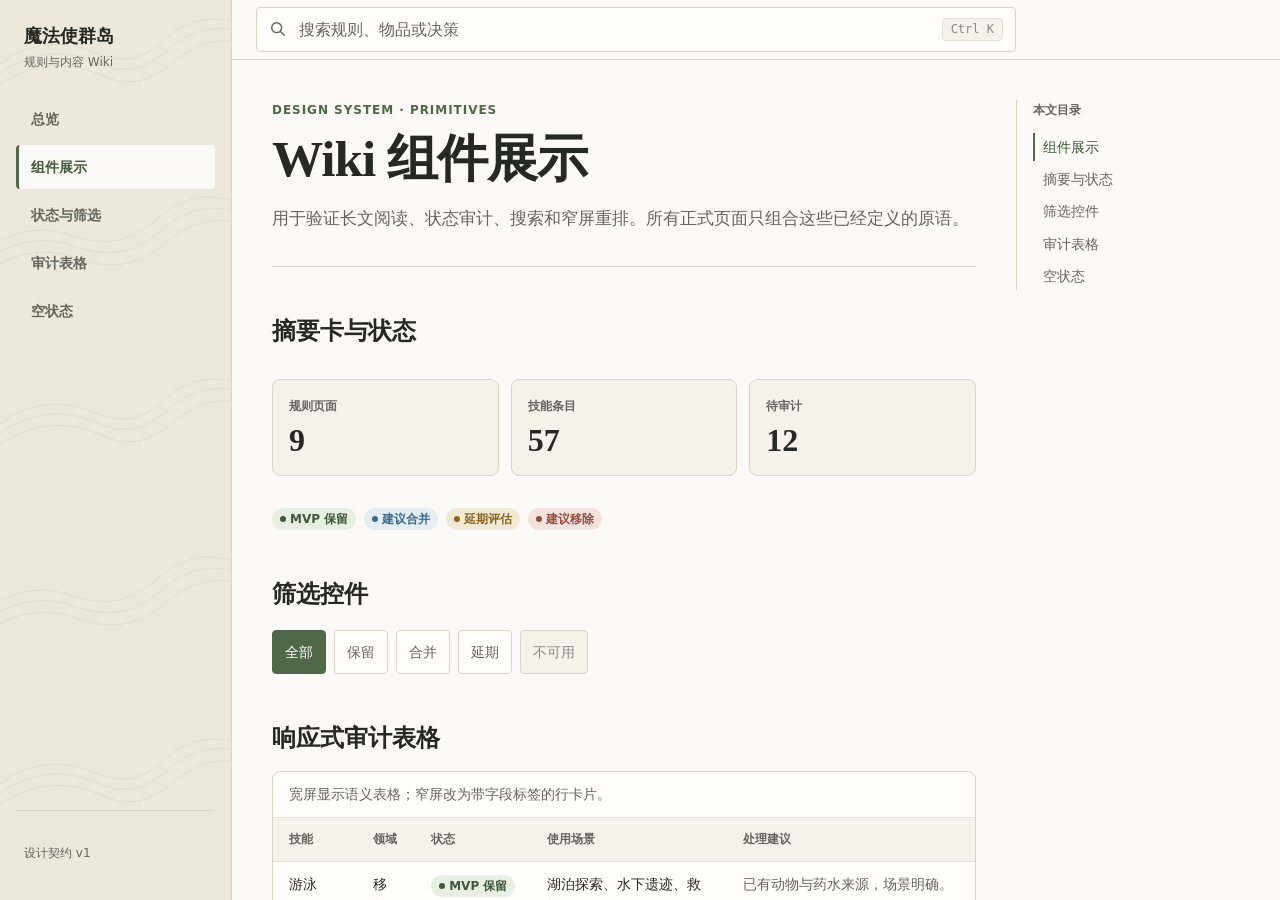
<file: showcase.html>
<!doctype html>
<html lang="zh-CN">
<head>
  <meta charset="utf-8">
  <meta name="viewport" content="width=device-width, initial-scale=1">
  <meta name="description" content="魔法使群岛 Wiki 组件与状态展示。">
  <title>组件展示 · 魔法使群岛 Wiki</title>
  <link rel="stylesheet" href="src/styles.css">
</head>
<body>
  <a class="skip-link" href="#main-content">跳到主要内容</a>
  <div class="app-shell">
    <aside class="sidebar" data-sidebar data-open="false" aria-label="Wiki 导航">
      <div class="brand">
        <p class="brand__title">魔法使群岛</p>
        <span class="brand__meta">规则与内容 Wiki</span>
      </div>
      <nav aria-label="主要页面">
        <ul class="nav-list">
          <li><a class="nav-link" href="#overview">总览</a></li>
          <li><a class="nav-link" href="#navigation" aria-current="page">组件展示</a></li>
          <li><a class="nav-link" href="#states">状态与筛选</a></li>
          <li><a class="nav-link" href="#table">审计表格</a></li>
          <li><a class="nav-link" href="#empty">空状态</a></li>
        </ul>
      </nav>
      <div class="sidebar__footer">
        <p>设计契约 v1</p>
        <button class="button" type="button" data-menu-close>关闭导航</button>
      </div>
    </aside>
    <button class="mobile-scrim" type="button" data-nav-scrim hidden aria-label="关闭导航"></button>

    <div class="main-shell">
      <header class="topbar">
        <button class="menu-button" type="button" data-menu-open aria-expanded="false" aria-label="打开导航">
          <svg width="20" height="20" viewBox="0 0 20 20" aria-hidden="true"><path d="M3 5h14M3 10h14M3 15h14" fill="none" stroke="currentColor" stroke-width="1.7" stroke-linecap="round"/></svg>
        </button>
        <button class="search-trigger" type="button" data-search-open>
          <svg width="18" height="18" viewBox="0 0 20 20" aria-hidden="true"><circle cx="8.5" cy="8.5" r="5.5" fill="none" stroke="currentColor" stroke-width="1.6"/><path d="m13 13 4 4" fill="none" stroke="currentColor" stroke-width="1.6" stroke-linecap="round"/></svg>
          <span class="search-trigger__label">搜索规则、物品或决策</span>
          <kbd class="shortcut">Ctrl K</kbd>
        </button>
      </header>

      <div class="main-scroll" id="main-content" tabindex="-1">
        <div class="page-layout">
          <main class="article">
            <header class="article-header" id="overview">
              <p class="eyebrow">DESIGN SYSTEM · PRIMITIVES</p>
              <h1>Wiki 组件展示</h1>
              <p class="article-header__lead">用于验证长文阅读、状态审计、搜索和窄屏重排。所有正式页面只组合这些已经定义的原语。</p>
            </header>

            <section aria-labelledby="summary-title">
              <h2 id="summary-title">摘要卡与状态</h2>
              <div class="summary-grid">
                <article class="summary-tile"><span class="summary-tile__label">规则页面</span><strong class="summary-tile__value">9</strong></article>
                <article class="summary-tile"><span class="summary-tile__label">技能条目</span><strong class="summary-tile__value">57</strong></article>
                <article class="summary-tile"><span class="summary-tile__label">待审计</span><strong class="summary-tile__value">12</strong></article>
              </div>
              <div class="cluster" aria-label="状态标签展示">
                <span class="status-badge status-badge--keep">MVP 保留</span>
                <span class="status-badge status-badge--merge">建议合并</span>
                <span class="status-badge status-badge--defer">延期评估</span>
                <span class="status-badge status-badge--remove">建议移除</span>
              </div>
            </section>

            <section id="states" aria-labelledby="filter-title">
              <h2 id="filter-title">筛选控件</h2>
              <div class="filter-group" aria-label="技能状态筛选">
                <button class="filter-chip" type="button" data-filter="all" aria-pressed="true">全部</button>
                <button class="filter-chip" type="button" data-filter="keep" aria-pressed="false">保留</button>
                <button class="filter-chip" type="button" data-filter="merge" aria-pressed="false">合并</button>
                <button class="filter-chip" type="button" data-filter="defer" aria-pressed="false">延期</button>
                <button class="filter-chip" type="button" disabled>不可用</button>
              </div>
              <div class="live-region" aria-live="polite" data-filter-live></div>
            </section>

            <section id="table" aria-labelledby="table-title">
              <h2 id="table-title">响应式审计表格</h2>
              <div class="table-frame">
                <table>
                  <caption>宽屏显示语义表格；窄屏改为带字段标签的行卡片。</caption>
                  <thead><tr><th>技能</th><th>领域</th><th>状态</th><th>使用场景</th><th>处理建议</th></tr></thead>
                  <tbody>
                    <tr data-audit-status="keep"><td data-label="技能">游泳</td><td data-label="领域">移动</td><td data-label="状态"><span class="status-badge status-badge--keep">MVP 保留</span></td><td data-label="使用场景">湖泊探索、水下遗迹、救援</td><td data-label="处理建议" class="table-note">已有动物与药水来源，场景明确。</td></tr>
                    <tr data-audit-status="merge"><td data-label="技能">冷却</td><td data-label="领域">环境</td><td data-label="状态"><span class="status-badge status-badge--merge">建议合并</span></td><td data-label="使用场景">材料降温、异常处理</td><td data-label="处理建议" class="table-note">检查是否与热量操控合并为温度操控。</td></tr>
                    <tr data-audit-status="defer"><td data-label="技能">梦境行走</td><td data-label="领域">知识</td><td data-label="状态"><span class="status-badge status-badge--defer">延期评估</span></td><td data-label="使用场景">当前没有已确认的 MVP 事件</td><td data-label="处理建议" class="table-note">保留概念，不进入第一版运行时。</td></tr>
                  </tbody>
                </table>
              </div>
            </section>

            <section id="empty" aria-labelledby="empty-title">
              <h2 id="empty-title">空状态</h2>
              <div class="empty-state">
                <h3>没有符合条件的技能</h3>
                <p>调整状态筛选，或者清除搜索词后重新查看。</p>
              </div>
            </section>
          </main>

          <aside class="toc" aria-label="本文目录">
            <p class="toc__title">本文目录</p>
            <ul class="toc-list">
              <li><a class="toc-link" href="#overview" aria-current="location">组件展示</a></li>
              <li><a class="toc-link" href="#summary-title">摘要与状态</a></li>
              <li><a class="toc-link" href="#filter-title">筛选控件</a></li>
              <li><a class="toc-link" href="#table-title">审计表格</a></li>
              <li><a class="toc-link" href="#empty-title">空状态</a></li>
            </ul>
          </aside>
        </div>
      </div>
    </div>
  </div>

  <div class="search-dialog" data-search-dialog role="dialog" aria-modal="true" aria-label="搜索 Wiki" hidden>
    <div class="search-panel">
      <div class="search-field">
        <svg width="18" height="18" viewBox="0 0 20 20" aria-hidden="true"><circle cx="8.5" cy="8.5" r="5.5" fill="none" stroke="currentColor" stroke-width="1.6"/><path d="m13 13 4 4" fill="none" stroke="currentColor" stroke-width="1.6" stroke-linecap="round"/></svg>
        <input data-search-input role="combobox" aria-expanded="true" aria-controls="search-list" aria-autocomplete="list" placeholder="搜索规则、物品或决策">
        <button class="icon-button" type="button" data-search-close aria-label="关闭搜索">关闭</button>
      </div>
      <ul class="search-results" id="search-list" role="listbox" aria-label="搜索结果">
        <li><button class="search-result" id="search-option-1" type="button" role="option" data-search-item data-search-text="技能审计 合并 延期"><span class="search-result__title">技能审计</span><span class="search-result__meta">角色与技能 · 审计页</span></button></li>
        <li><button class="search-result" id="search-option-2" type="button" role="option" data-search-item data-search-text="世界时间 TU 旅行"><span class="search-result__title">世界时间与 Travel TU</span><span class="search-result__meta">世界与时间 · 已确认</span></button></li>
        <li><button class="search-result" id="search-option-3" type="button" role="option" data-search-item data-search-text="药水 二级 状态"><span class="search-result__title">药水与状态解除</span><span class="search-result__meta">资源与物品 · MVP</span></button></li>
      </ul>
      <div class="search-empty" data-search-empty hidden>没有找到相关内容。请尝试更短的关键词。</div>
    </div>
  </div>

  <script src="src/ui.js"></script>
</body>
</html>
</file>
<file: src/styles.css>
:root {
  --surface-canvas: #f4f0e7;
  --surface-sidebar: #eee8dc;
  --surface-primary: #fbfaf6;
  --surface-secondary: #f5f2ea;
  --surface-elevated: #fffefb;
  --text-primary: #262824;
  --text-secondary: #63655e;
  --text-tertiary: #8a8b84;
  --border-default: #d9d4c8;
  --border-subtle: #e7e2d8;
  --accent-primary: #4f6849;
  --accent-hover: #3f573a;
  --status-merge: #396b8a;
  --status-defer: #8a6724;
  --status-remove: #934d3f;
  --status-keep-bg: #e7eee2;
  --status-merge-bg: #e4eef4;
  --status-defer-bg: #f3ead5;
  --status-remove-bg: #f3e3df;
  --focus-ring: #2f6f91;
  --surface-scrim: rgba(38, 40, 36, 0.18);
  --shadow-overlay: 0 18px 48px rgba(38, 40, 36, 0.12), 0 2px 8px rgba(38, 40, 36, 0.08);

  --space-1: 4px;
  --space-2: 8px;
  --space-3: 12px;
  --space-4: 16px;
  --space-5: 20px;
  --space-6: 24px;
  --space-8: 32px;
  --space-10: 40px;
  --space-12: 48px;
  --space-16: 64px;

  --sidebar-width: 232px;
  --toc-width: 224px;
  --topbar-height: 60px;
  --touch-min: 44px;
  --radius-control: 4px;
  --radius-panel: 8px;
  --radius-overlay: 12px;

  --text-display: clamp(2rem, 4vw, 3.25rem);
  --text-h1: 2rem;
  --text-h2: 1.5rem;
  --text-h3: 1.125rem;
  --text-lead: 1.0625rem;
  --text-body: 1rem;
  --text-small: 0.875rem;
  --text-caption: 0.75rem;
  --motion-micro: 120ms;
  --motion-standard: 160ms;
  --ease-standard: cubic-bezier(0.16, 1, 0.3, 1);
}

* {
  box-sizing: border-box;
}

html {
  block-size: 100%;
  overflow: hidden;
  color-scheme: light;
  background: var(--surface-canvas);
  scroll-behavior: smooth;
}

body {
  margin: 0;
  block-size: 100%;
  overflow: hidden;
  color: var(--text-primary);
  background: var(--surface-canvas);
  font-family: "PingFang SC", "Hiragino Sans GB", "Microsoft YaHei", system-ui, sans-serif;
  font-size: var(--text-body);
  line-height: 1.72;
  text-rendering: optimizeLegibility;
}

button,
input,
select {
  color: inherit;
  font: inherit;
}

button,
a,
input,
select {
  -webkit-tap-highlight-color: transparent;
}

a {
  color: var(--status-merge);
  text-underline-offset: 0.18em;
}

:focus-visible {
  outline: 2px solid var(--focus-ring);
  outline-offset: 2px;
}

[hidden] {
  display: none !important;
}

.skip-link {
  position: fixed;
  inset-block-start: var(--space-3);
  inset-inline-start: var(--space-3);
  z-index: 200;
  padding: var(--space-2) var(--space-3);
  color: var(--surface-elevated);
  background: var(--text-primary);
  border-radius: var(--radius-control);
  transform: translateY(-160%);
}

.skip-link:focus {
  transform: translateY(0);
}

.app-shell {
  display: grid;
  grid-template-columns: var(--sidebar-width) minmax(0, 1fr);
  block-size: 100dvb;
  overflow: hidden;
}

.sidebar {
  position: relative;
  display: grid;
  grid-template-rows: auto minmax(0, 1fr) auto;
  min-block-size: 0;
  padding: var(--space-6) var(--space-4);
  background-color: var(--surface-sidebar);
  background-image: url("../assets/contours.svg");
  background-repeat: repeat-y;
  border-inline-end: 1px solid var(--border-default);
  overflow: auto;
}

.brand {
  display: grid;
  gap: var(--space-1);
  padding: 0 var(--space-2) var(--space-6);
}

.brand__title {
  margin: 0;
  font-family: "Songti SC", "STSong", "Noto Serif CJK SC", serif;
  font-size: var(--text-h3);
  font-weight: 700;
  line-height: 1.35;
}

.brand__meta,
.sidebar__footer {
  color: var(--text-secondary);
  font-size: var(--text-caption);
}

.nav-list,
.toc-list,
.search-results {
  padding: 0;
  margin: 0;
  list-style: none;
}

.nav-list {
  display: grid;
  align-content: start;
  gap: var(--space-1);
}

.nav-link {
  display: flex;
  align-items: center;
  min-block-size: var(--touch-min);
  padding: var(--space-2) var(--space-3);
  color: var(--text-secondary);
  font-size: var(--text-small);
  font-weight: 600;
  text-decoration: none;
  border-inline-start: 3px solid transparent;
  border-radius: var(--radius-control);
  transition: color var(--motion-micro) ease-out, background-color var(--motion-micro) ease-out;
}

.nav-link:hover {
  color: var(--text-primary);
  background: var(--surface-secondary);
}

.nav-link[aria-current="page"] {
  color: var(--accent-hover);
  background: var(--surface-primary);
  border-inline-start-color: var(--accent-primary);
}

.sidebar__footer {
  padding: var(--space-5) var(--space-2) 0;
  border-block-start: 1px solid var(--border-default);
}

[data-menu-close] {
  display: none;
}

.main-shell {
  display: grid;
  grid-template-rows: var(--topbar-height) minmax(0, 1fr);
  min-inline-size: 0;
  min-block-size: 0;
  background: var(--surface-primary);
}

.topbar {
  display: flex;
  align-items: center;
  gap: var(--space-3);
  min-inline-size: 0;
  padding-inline: var(--space-6);
  background: var(--surface-primary);
  border-block-end: 1px solid var(--border-default);
}

.menu-button,
.icon-button {
  display: inline-grid;
  place-items: center;
  flex: 0 0 auto;
  inline-size: var(--touch-min);
  block-size: var(--touch-min);
  padding: 0;
  color: var(--text-secondary);
  background: transparent;
  border: 1px solid transparent;
  border-radius: var(--radius-control);
  cursor: pointer;
}

.menu-button:hover,
.icon-button:hover {
  color: var(--text-primary);
  background: var(--surface-secondary);
  border-color: var(--border-subtle);
}

.menu-button {
  display: none;
}

.search-trigger {
  display: flex;
  align-items: center;
  gap: var(--space-3);
  min-inline-size: 0;
  inline-size: min(100%, 760px);
  min-block-size: var(--touch-min);
  padding: var(--space-2) var(--space-3);
  color: var(--text-secondary);
  background: var(--surface-elevated);
  border: 1px solid var(--border-default);
  border-radius: var(--radius-control);
  cursor: text;
  text-align: start;
}

.search-trigger:hover {
  border-color: var(--text-tertiary);
}

.search-trigger__label {
  min-inline-size: 0;
  overflow: hidden;
  text-overflow: ellipsis;
  white-space: nowrap;
}

.shortcut {
  flex: 0 0 auto;
  margin-inline-start: auto;
  padding: 0 var(--space-2);
  color: var(--text-tertiary);
  background: var(--surface-secondary);
  border: 1px solid var(--border-subtle);
  border-radius: var(--radius-control);
  font-family: "SFMono-Regular", "Cascadia Code", "Noto Sans Mono CJK SC", monospace;
  font-size: var(--text-caption);
}

.main-scroll {
  min-block-size: 0;
  overflow: auto;
  overscroll-behavior: contain;
}

.page-layout {
  display: grid;
  grid-template-columns: minmax(0, 1fr) var(--toc-width);
  gap: var(--space-10);
  inline-size: min(100%, 1360px);
  min-inline-size: 0;
  margin-inline: auto;
  padding: var(--space-10) var(--space-10) var(--space-16);
}

.article {
  min-inline-size: 0;
}

.article-header {
  padding-block-end: var(--space-8);
  border-block-end: 1px solid var(--border-default);
}

.eyebrow {
  margin: 0 0 var(--space-2);
  color: var(--accent-primary);
  font-size: var(--text-caption);
  font-weight: 700;
  letter-spacing: 0.08em;
}

.article h1,
.article h2,
.article h3 {
  color: var(--text-primary);
  text-wrap: balance;
}

.article h1 {
  margin: 0;
  font-family: "Songti SC", "STSong", "Noto Serif CJK SC", serif;
  font-size: var(--text-display);
  line-height: 1.16;
  letter-spacing: -0.02em;
}

.article h2 {
  margin: var(--space-12) 0 var(--space-4);
  font-size: var(--text-h2);
  line-height: 1.34;
}

.article h4 {
  margin: var(--space-6) 0 var(--space-3);
  color: var(--text-primary);
  font-size: var(--text-body);
}

.article blockquote {
  margin: var(--space-5) 0;
  padding: var(--space-3) var(--space-5);
  color: var(--text-secondary);
  background: var(--surface-secondary);
  border-inline-start: 3px solid var(--accent-primary);
}

.article pre {
  max-inline-size: 100%;
  padding: var(--space-4);
  overflow: auto;
  color: var(--text-primary);
  background: var(--surface-secondary);
  border: 1px solid var(--border-default);
  border-radius: var(--radius-panel);
  font: 0.88rem/1.7 "SFMono-Regular", "Cascadia Code", "Noto Sans Mono CJK SC", monospace;
}

.article :not(pre) > code {
  padding: 0.08em 0.34em;
  color: var(--accent-hover);
  background: var(--surface-secondary);
  border: 1px solid var(--border-subtle);
  border-radius: 0.3rem;
  font-size: 0.9em;
}

.article a {
  color: var(--accent-hover);
  text-underline-offset: 0.18em;
}

.page-kicker {
  margin: 0 0 var(--space-3);
  color: var(--text-tertiary);
  font-size: var(--text-small);
}

.wiki-page {
  padding-block: var(--space-12) var(--space-8);
  border-block-start: 1px solid var(--border-default);
  scroll-margin-block-start: var(--space-8);
}

.wiki-page > h2:first-of-type {
  margin-block-start: 0;
}

.audit-dashboard {
  margin-block: var(--space-10) var(--space-6);
  padding: var(--space-6);
  background: var(--surface-secondary);
  border: 1px solid var(--border-default);
  border-radius: var(--radius-panel);
}

.audit-dashboard h2 {
  margin-block-start: 0;
}

.audit-preview {
  max-block-size: 34rem;
  margin-block-start: var(--space-5);
  overflow: auto;
}

.search-result {
  text-decoration: none;
}

.article h3 {
  margin: var(--space-8) 0 var(--space-3);
  font-size: var(--text-h3);
}

.article p,
.article li {
  max-inline-size: 72ch;
}

.cjk-no-break {
  white-space: nowrap;
}

.article-header__lead {
  max-inline-size: 68ch;
  margin: var(--space-4) 0 0;
  color: var(--text-secondary);
  font-size: var(--text-lead);
  line-height: 1.75;
}

.toc {
  position: sticky;
  inset-block-start: var(--space-8);
  align-self: start;
  max-block-size: calc(100dvb - var(--topbar-height) - var(--space-16));
  padding-inline-start: var(--space-4);
  border-inline-start: 1px solid var(--border-default);
  overflow: auto;
}

.toc__title {
  margin: 0 0 var(--space-3);
  color: var(--text-secondary);
  font-size: var(--text-caption);
  font-weight: 700;
}

.toc-list {
  display: grid;
  gap: var(--space-1);
}

.toc-link {
  display: block;
  padding: var(--space-1) var(--space-2);
  color: var(--text-secondary);
  font-size: var(--text-small);
  line-height: 1.45;
  text-decoration: none;
  border-inline-start: 2px solid transparent;
}

.toc-link:hover,
.toc-link[aria-current="location"] {
  color: var(--accent-hover);
  border-inline-start-color: var(--accent-primary);
}

.summary-grid {
  display: grid;
  grid-template-columns: repeat(auto-fit, minmax(min(10rem, 100%), 1fr));
  gap: var(--space-3);
  margin-block: var(--space-8);
}

.summary-tile,
.panel,
.empty-state {
  background: var(--surface-secondary);
  border: 1px solid var(--border-default);
  border-radius: var(--radius-panel);
}

.summary-tile {
  display: grid;
  gap: var(--space-1);
  padding: var(--space-4);
}

.summary-tile__label {
  color: var(--text-secondary);
  font-size: var(--text-caption);
  font-weight: 700;
}

.summary-tile__value {
  font-family: "Songti SC", "STSong", "Noto Serif CJK SC", serif;
  font-size: var(--text-h1);
  line-height: 1.2;
}

.panel {
  padding: var(--space-5);
}

.panel h3,
.empty-state h3 {
  margin-block-start: 0;
}

.cluster,
.filter-group {
  display: flex;
  flex-wrap: wrap;
  align-items: center;
  gap: var(--space-2);
}

.filter-group {
  margin-block: var(--space-5);
}

.filter-chip,
.button {
  min-block-size: var(--touch-min);
  padding: var(--space-2) var(--space-3);
  border: 1px solid var(--border-default);
  border-radius: var(--radius-control);
  cursor: pointer;
  transition: color var(--motion-micro) ease-out, background-color var(--motion-micro) ease-out, border-color var(--motion-micro) ease-out;
}

.filter-chip {
  color: var(--text-secondary);
  background: var(--surface-elevated);
  font-size: var(--text-small);
}

.filter-chip:hover,
.filter-chip[aria-pressed="true"] {
  color: var(--surface-elevated);
  background: var(--accent-primary);
  border-color: var(--accent-primary);
}

.filter-chip:disabled {
  color: var(--text-tertiary);
  background: var(--surface-secondary);
  cursor: not-allowed;
}

.button {
  color: var(--surface-elevated);
  background: var(--text-primary);
  border-color: var(--text-primary);
  font-weight: 650;
}

.button:hover {
  background: var(--accent-hover);
  border-color: var(--accent-hover);
}

.button:active,
.filter-chip:active {
  transform: scale(0.98);
}

.status-badge {
  display: inline-flex;
  align-items: center;
  gap: var(--space-1);
  padding: var(--space-1) var(--space-2);
  border-radius: 999px;
  font-size: var(--text-caption);
  font-weight: 700;
  line-height: 1.2;
  white-space: nowrap;
}

.status-badge::before {
  inline-size: 6px;
  block-size: 6px;
  background: currentColor;
  border-radius: 50%;
  content: "";
}

.status-badge--keep {
  color: var(--accent-hover);
  background: var(--status-keep-bg);
}

.status-badge--merge {
  color: var(--status-merge);
  background: var(--status-merge-bg);
}

.status-badge--defer {
  color: var(--status-defer);
  background: var(--status-defer-bg);
}

.status-badge--remove {
  color: var(--status-remove);
  background: var(--status-remove-bg);
}

.table-frame {
  inline-size: 100%;
  overflow: hidden;
  background: var(--surface-elevated);
  border: 1px solid var(--border-default);
  border-radius: var(--radius-panel);
}

table {
  inline-size: 100%;
  border-collapse: collapse;
  font-size: var(--text-small);
  line-height: 1.55;
}

caption {
  padding: var(--space-3) var(--space-4);
  color: var(--text-secondary);
  text-align: start;
  border-block-end: 1px solid var(--border-subtle);
}

th,
td {
  padding: var(--space-3) var(--space-4);
  text-align: start;
  vertical-align: top;
  border-block-end: 1px solid var(--border-subtle);
}

th {
  color: var(--text-secondary);
  background: var(--surface-secondary);
  font-size: var(--text-caption);
  font-weight: 700;
}

tbody tr:last-child td {
  border-block-end: 0;
}

tbody tr:hover {
  background: var(--surface-secondary);
}

.table-note {
  color: var(--text-secondary);
}

.empty-state {
  padding: var(--space-8);
  text-align: center;
}

.empty-state p {
  margin-block-end: 0;
  color: var(--text-secondary);
}

.search-dialog {
  position: fixed;
  inset: 0;
  z-index: 100;
  display: grid;
  place-items: start center;
  padding: 16dvh var(--space-4) var(--space-4);
  background: var(--surface-scrim);
  backdrop-filter: blur(3px);
}

.search-panel {
  inline-size: min(640px, 100%);
  max-block-size: min(68dvh, 620px);
  background: var(--surface-elevated);
  border: 1px solid var(--border-default);
  border-radius: var(--radius-overlay);
  box-shadow: var(--shadow-overlay);
  overflow: hidden;
  animation: palette-in var(--motion-standard) var(--ease-standard) both;
}

@keyframes palette-in {
  from {
    opacity: 0;
    transform: translateY(-8px) scale(0.99);
  }
  to {
    opacity: 1;
    transform: translateY(0) scale(1);
  }
}

.search-field {
  display: flex;
  align-items: center;
  gap: var(--space-3);
  min-block-size: 52px;
  padding-inline: var(--space-4);
  border-block-end: 1px solid var(--border-default);
}

.search-field input {
  min-inline-size: 0;
  inline-size: 100%;
  block-size: var(--touch-min);
  padding: 0;
  background: transparent;
  border: 0;
  outline: 0;
}

.search-results {
  max-block-size: min(54dvh, 520px);
  padding: var(--space-2);
  overflow: auto;
  overscroll-behavior: contain;
}

.search-result {
  display: grid;
  gap: var(--space-1);
  inline-size: 100%;
  padding: var(--space-3);
  color: var(--text-secondary);
  background: transparent;
  border: 0;
  border-radius: var(--radius-control);
  cursor: pointer;
  text-align: start;
}

.search-result:hover,
.search-result[aria-selected="true"] {
  color: var(--text-primary);
  background: var(--surface-secondary);
}

.search-result__title {
  font-weight: 650;
}

.search-result__meta {
  color: var(--text-tertiary);
  font-size: var(--text-caption);
}

.search-empty {
  padding: var(--space-8);
  color: var(--text-secondary);
  text-align: center;
}

.mobile-scrim {
  display: none;
}

.live-region {
  position: absolute;
  inline-size: 1px;
  block-size: 1px;
  padding: 0;
  margin: -1px;
  overflow: hidden;
  clip: rect(0, 0, 0, 0);
  white-space: nowrap;
  border: 0;
}

@media (max-width: 1040px) {
  .app-shell {
    grid-template-columns: minmax(0, 1fr);
  }

  .sidebar {
    position: fixed;
    inset-block: 0;
    inset-inline-start: 0;
    z-index: 80;
    inline-size: min(var(--sidebar-width), calc(100vw - var(--space-12)));
    transform: translateX(-105%);
    transition: transform var(--motion-standard) var(--ease-standard);
  }

  .sidebar[data-open="true"] {
    transform: translateX(0);
  }

  .mobile-scrim {
    position: fixed;
    inset: 0;
    z-index: 70;
    display: block;
    background: var(--surface-scrim);
  }

  .menu-button {
    display: inline-grid;
  }

  [data-menu-close] {
    display: inline-flex;
  }

  .page-layout {
    grid-template-columns: minmax(0, 1fr);
    padding: var(--space-8) var(--space-6) var(--space-12);
  }

  .toc {
    display: none;
  }
}

@media (max-width: 720px) {
  .topbar {
    padding-inline: var(--space-3);
  }

  .shortcut {
    display: none;
  }

  .page-layout {
    padding: var(--space-6) var(--space-4) var(--space-10);
  }

  .article h1 {
    font-size: var(--text-h1);
  }

  .article h2 {
    margin-block-start: var(--space-10);
  }

  .summary-grid {
    grid-template-columns: repeat(2, minmax(0, 1fr));
  }

  .table-frame {
    background: transparent;
    border: 0;
    border-radius: 0;
    overflow: visible;
  }

  table,
  tbody,
  tr,
  td {
    display: block;
    inline-size: 100%;
  }

  thead {
    position: absolute;
    inline-size: 1px;
    block-size: 1px;
    overflow: hidden;
    clip: rect(0, 0, 0, 0);
  }

  caption {
    display: block;
    inline-size: 100%;
    padding-inline: 0;
    border: 0;
  }

  tbody {
    display: grid;
    gap: var(--space-3);
  }

  tbody tr {
    padding: var(--space-3) var(--space-4);
    background: var(--surface-elevated);
    border: 1px solid var(--border-default);
    border-radius: var(--radius-panel);
  }

  td {
    display: grid;
    grid-template-columns: minmax(5.5rem, 36%) minmax(0, 1fr);
    gap: var(--space-3);
    padding: var(--space-2) 0;
    border-block-end: 1px solid var(--border-subtle);
    overflow-wrap: anywhere;
  }

  td:last-child {
    border-block-end: 0;
  }

  td::before {
    color: var(--text-tertiary);
    font-size: var(--text-caption);
    font-weight: 700;
    content: attr(data-label);
  }

  tbody tr:hover {
    background: var(--surface-elevated);
  }
}

@media (max-width: 420px) {
  .summary-grid {
    grid-template-columns: minmax(0, 1fr);
  }

  .search-dialog {
    place-items: start stretch;
    padding: var(--space-3);
  }

  .search-panel {
    max-block-size: calc(100dvb - var(--space-6));
  }
}

@media (prefers-reduced-motion: reduce) {
  *,
  *::before,
  *::after {
    scroll-behavior: auto !important;
    animation-duration: 1ms !important;
    animation-iteration-count: 1 !important;
    transition-duration: 1ms !important;
  }

  .sidebar {
    transform: none;
  }
}

@media (max-width: 1040px) and (prefers-reduced-motion: reduce) {
  .sidebar {
    visibility: hidden;
  }

  .sidebar[data-open="true"] {
    visibility: visible;
  }
}
</file>
